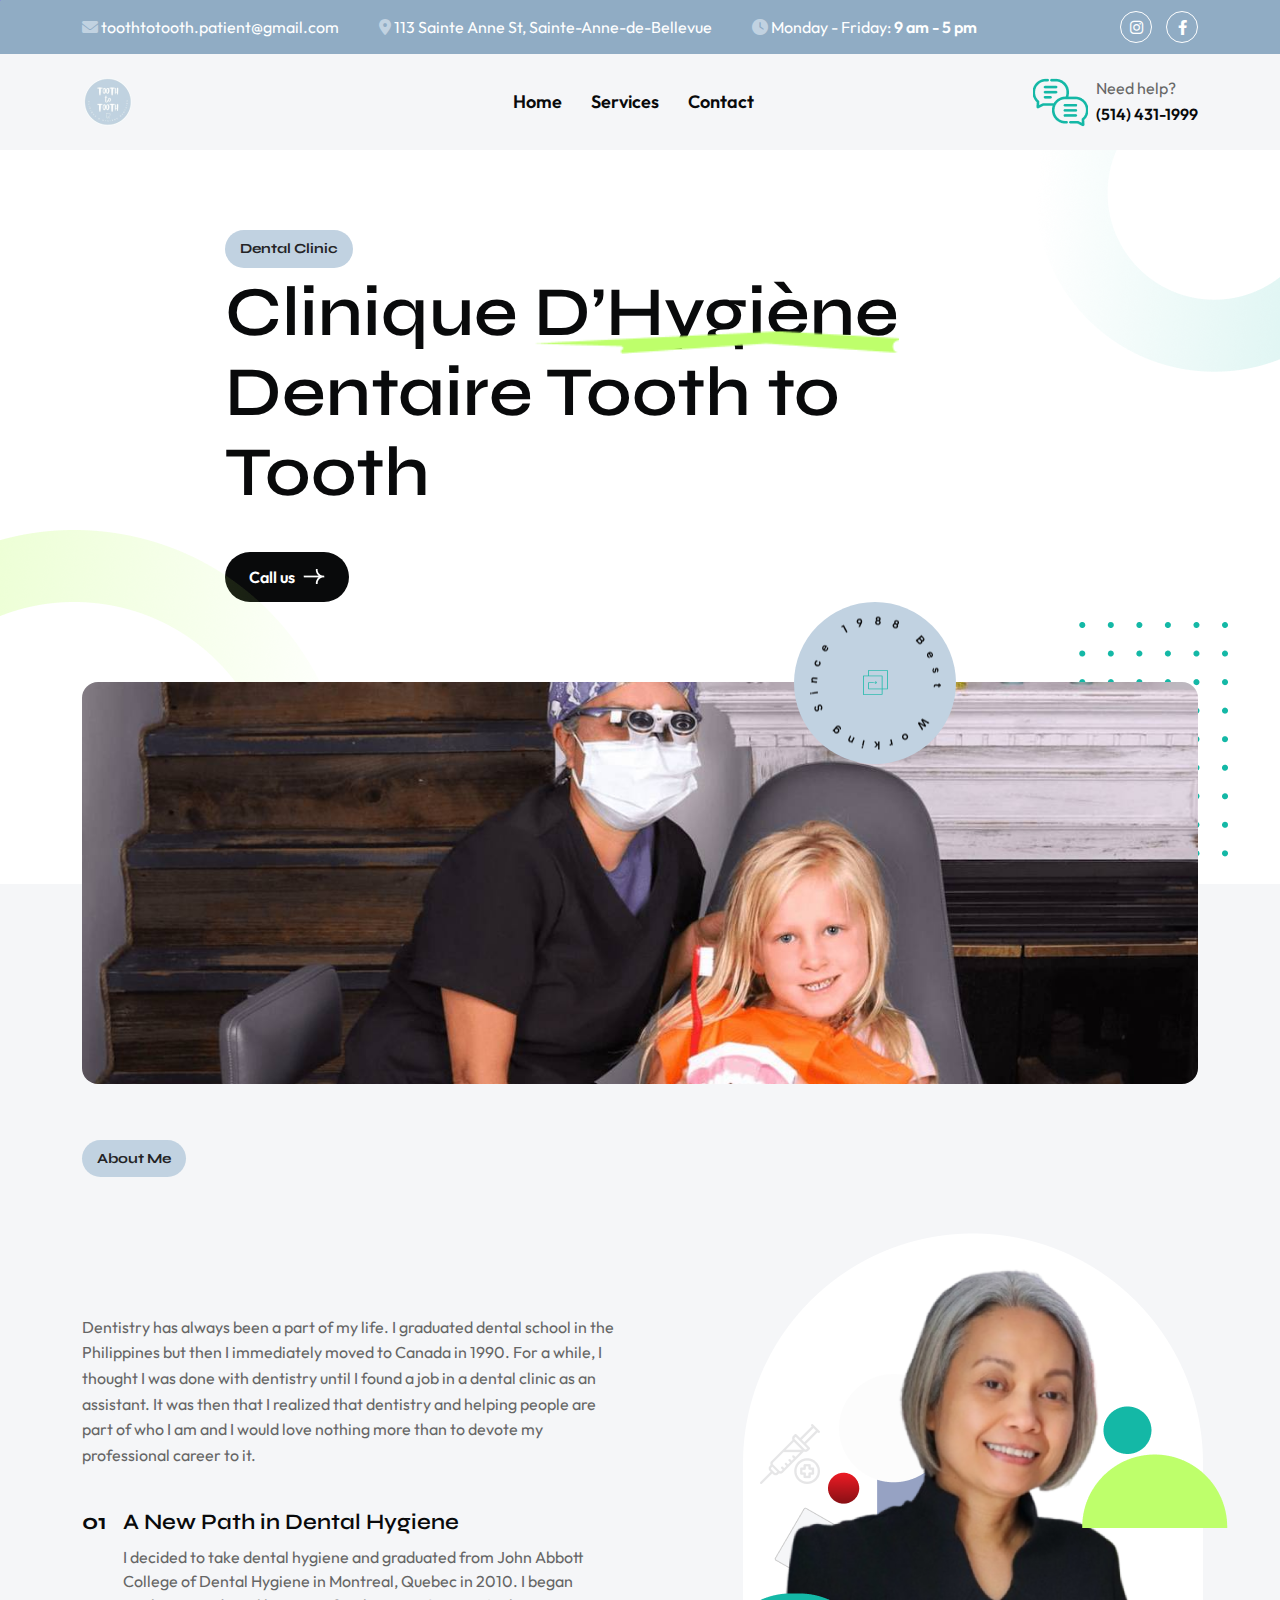
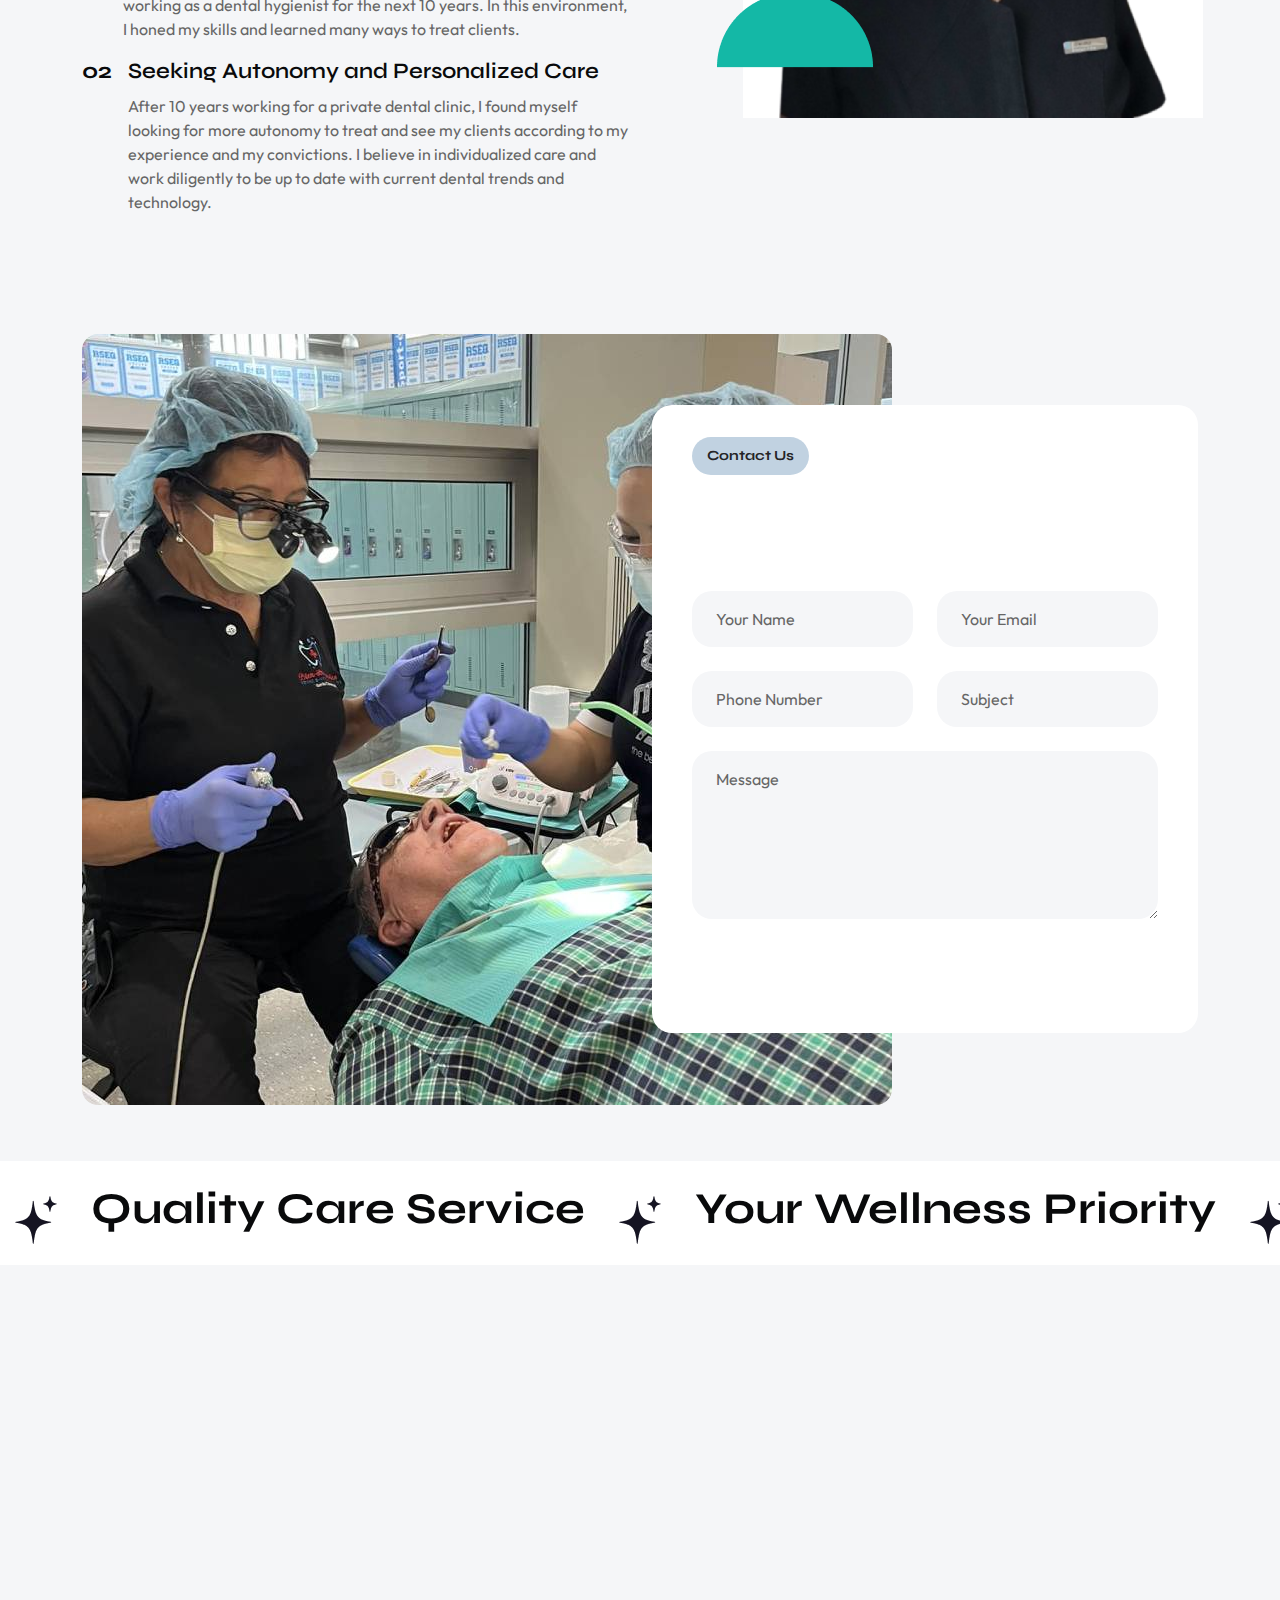
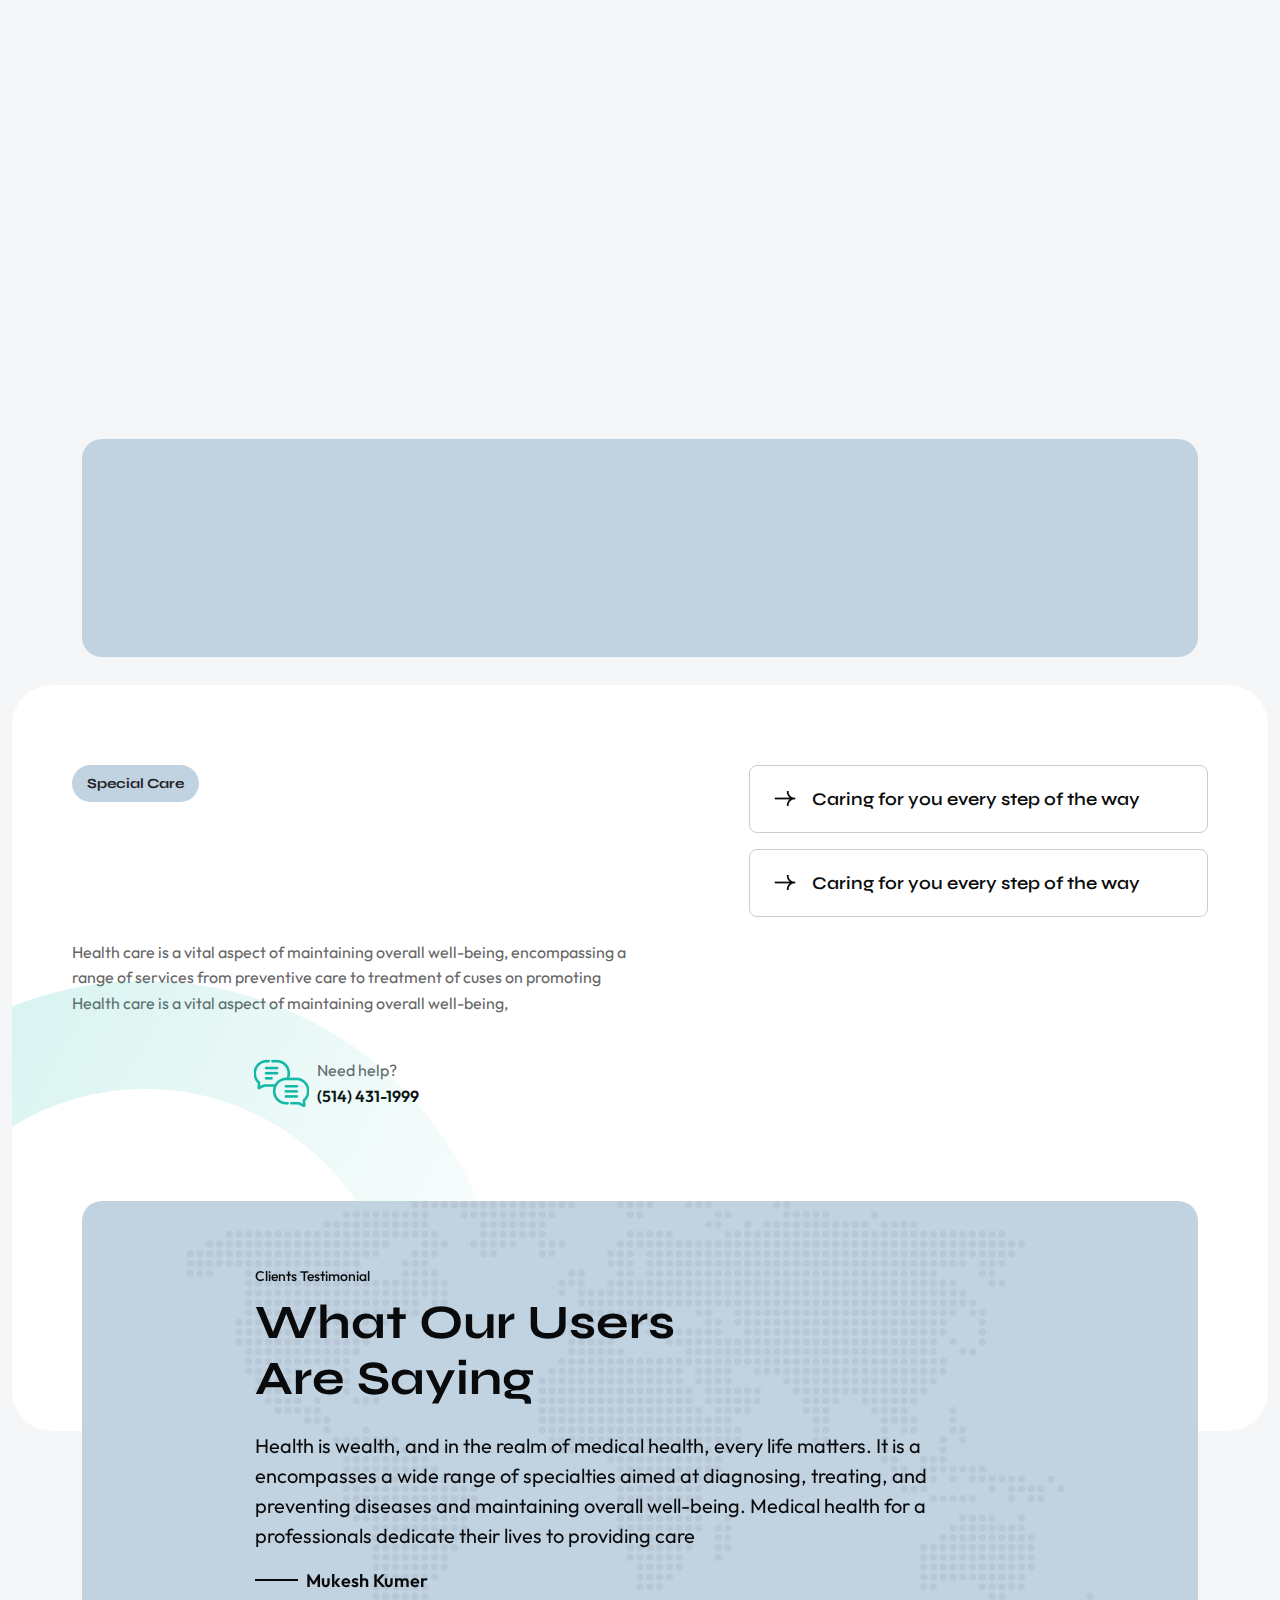
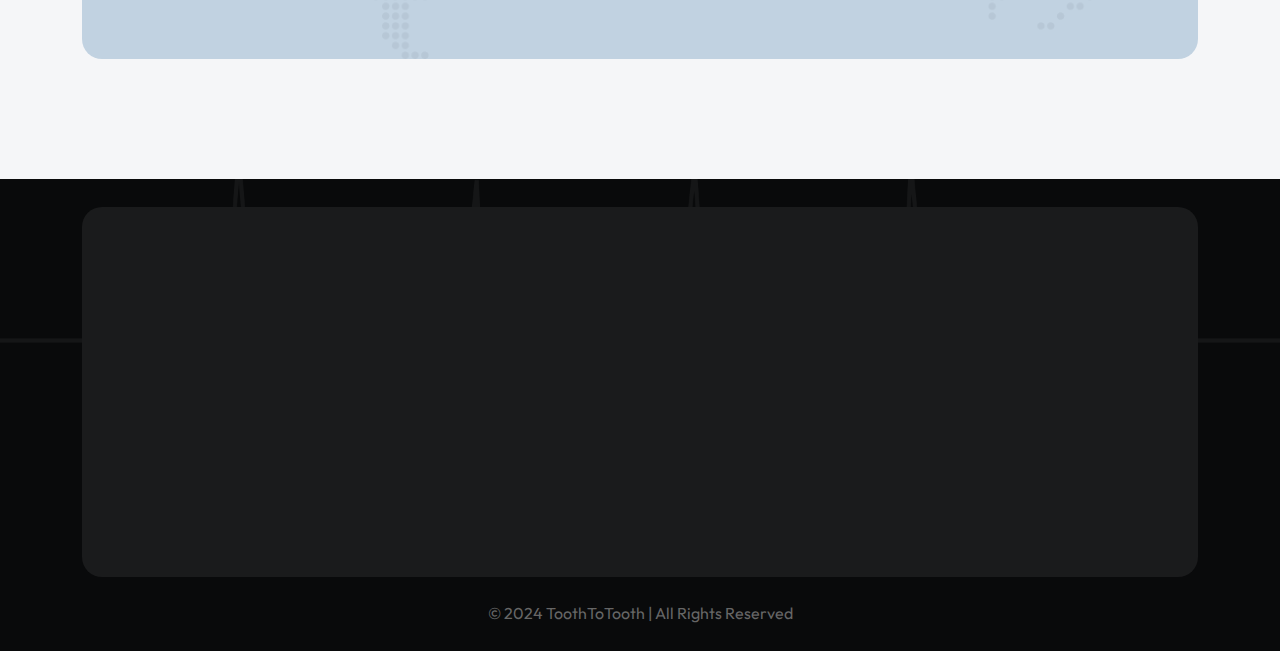
<file: index.html>
<!DOCTYPE html>
<html lang="en">
<!--<< Header Area >>-->

<head>
    <!-- ========== Meta Tags ========== -->
    <meta charset="UTF-8">
    <meta http-equiv="X-UA-Compatible" content="IE=edge">
    <meta name="viewport" content="width=device-width, initial-scale=1">
    <meta name="author" content="authorName">
    <meta name="description" content="MediZen - Health & Medical HTML Template">
    <!-- ======== Page title ============ -->
    <title>MediZen - Health & Medical HTML Template</title>
    <!--<< Favcion >>-->
    <link rel="shortcut icon" href="assets/img/logo/favs.png">
    <!--<< Bootstrap min.css >>-->
    <link rel="stylesheet" href="assets/css/bootstrap.min.css">
    <!--<< All Min Css >>-->
    <link rel="stylesheet" href="assets/css/all.min.css">
    <!--<< Animate.css >>-->
    <link rel="stylesheet" href="assets/css/animate.css">
    <!--<< Magnific Popup.css >>-->
    <link rel="stylesheet" href="assets/css/magnific-popup.css">
    <!--<< MeanMenu.css >>-->
    <link rel="stylesheet" href="assets/css/meanmenu.css">
    <!--<< Swiper Bundle.css >>-->
    <link rel="stylesheet" href="assets/css/swiper-bundle.min.css">
    <!--<< Nice Select.css >>-->
    <link rel="stylesheet" href="assets/css/nice-select.css">
    <!--<< Main.css >>-->
    <link rel="stylesheet" href="assets/css/main.css">
</head>

<body class="body-bg">

    <!-- Preloader Start -->
    <div id="preloader" class="preloader">
        <div class="animation-preloader">
            <div class="spinner">
            </div>
            <div class="txt-loading">
                <span data-text-preloader="T" class="letters-loading">
                    T
                </span>
                <span data-text-preloader="O" class="letters-loading">
                    O
                </span>
                <span data-text-preloader="O" class="letters-loading">
                    O
                </span>
                <span data-text-preloader="T" class="letters-loading">
                    T
                </span>
                <span data-text-preloader="H" class="letters-loading">
                    H
                </span>
            </div>
            <p class="text-center">Loading</p>
        </div>
        <div class="loader">
            <div class="row">
                <div class="col-3 loader-section section-left">
                    <div class="bg"></div>
                </div>
                <div class="col-3 loader-section section-left">
                    <div class="bg"></div>
                </div>
                <div class="col-3 loader-section section-right">
                    <div class="bg"></div>
                </div>
                <div class="col-3 loader-section section-right">
                    <div class="bg"></div>
                </div>
            </div>
        </div>
    </div>

    <!-- Start Cursor Pointer -->
    <div class="mouse-follower">
        <span class="cursor-outline"></span>
        <span class="cursor-dot"></span>
    </div>
    <!-- End Cursor Pointer -->

    <!-- Header Top Section Start -->
    <div class="header-top-section d-lg-block d-none overflow-hidden">
        <div class="container">
            <div class="header-top-wrapper">
                <ul class="contact-list">
                    <li>
                        <i class="fa-solid fa-envelope p1-clr"></i>
                        <a href="toothtotooth.patient@gmail.com" class="link">toothtotooth.patient@gmail.com</a>
                    </li>
                    <li>
                        <i class="fa-solid fa-location-dot p1-clr"></i>
                        <a href="#" class="link">113 Sainte Anne St, Sainte-Anne-de-Bellevue</a>
                    </li>
                    <li>
                        <i class="fa-solid fa-clock p1-clr"></i>
                        <a href="#" class="link">Monday - Friday: <span class="fw_600">9 am - 5 pm</span></a>
                    </li>
                </ul>
                <div class="social-wrapper d-flex align-items-center">
                    <a href="https://www.instagram.com/toothtotoothmobile/" class=" black"><i class="fab fa-instagram"></i></a>
                    <a href="https://www.facebook.com/toothtotooth.mobile/" class=" black"><i class="fab fa-facebook-f"></i></a>

                </div>
            </div>
        </div>
    </div>

    <!-- Offcanvas Area Start -->
    <div class="fix-area">
        <div class="offcanvas__info">
            <div class="offcanvas__wrapper">
                <div class="offcanvas__content">
                    <div class="offcanvas__top mb-4 d-flex justify-content-between align-items-center">
                        <div class="offcanvas__logo">
                            <a href="index.html">
                                <img src="assets/img/logo/logo.png" alt="logo-img">
                            </a>
                        </div>
                        <div class="offcanvas__close">
                            <button>
                                <i class="fas fa-times"></i>
                            </button>
                        </div>
                    </div>
                    <div class="mobile-menu fix mb-3"></div>
                    <div class="offcanvas__contact">
                        <h4>Contact Info</h4>
                        <ul>
                            <li class="d-flex align-items-center">
                                <div class="offcanvas__contact-icon">
                                    <i class="fal fa-map-marker-alt"></i>
                                </div>
                                <div class="offcanvas__contact-text">
                                    <a target="_blank" href="#">113 Sainte Anne St, Sainte-Anne-de-Bellevue</a>
                                </div>
                            </li>
                            <li class="d-flex align-items-center">
                                <div class="offcanvas__contact-icon mr-15">
                                    <i class="fal fa-envelope"></i>
                                </div>
                                <div class="offcanvas__contact-text">
                                    <a href="mailto:toothtotooth.patient@gmail.com"><span
                                            class="mailto:toothtotooth.patient@gmail.com">toothtotooth.patient@gmail.com</span></a>
                                </div>
                            </li>
                            <li class="d-flex align-items-center">
                                <div class="offcanvas__contact-icon mr-15">
                                    <i class="fal fa-clock"></i>
                                </div>
                                <div class="offcanvas__contact-text">
                                    <a target="_blank" href="#">Monday - Friday: 9 am - 5 pm</a>
                                </div>
                            </li>
                            <li class="d-flex align-items-center">
                                <div class="offcanvas__contact-icon mr-15">
                                    <i class="far fa-phone"></i>
                                </div>
                                <div class="offcanvas__contact-text">
                                    <a href="tel:+15144311999" class="d-block">(514) 431-1999</a>
                                </div>
                            </li>
                        </ul>
                        <div class="social-icon d-flex align-items-center">
                            <a href="https://www.facebook.com/toothtotooth.mobile/"><i class="fab fa-facebook-f"></i></a>
                            <a href="https://www.instagram.com/toothtotoothmobile/"><i class="fab fa-instagram"></i></a>
                        </div>
                    </div>
                </div>
            </div>
        </div>
    </div>
    <div class="offcanvas__overlay"></div>

    <!-- Header Section Start -->
    <header id="header-sticky" class="header-1 header-style2">
        <div class="container">
            <div class="mega-menu-wrapper">
                <div class="header-main style-2">
                    <div class="header-left">
                        <div class="logo">
                            <a href="index.html" class="header-logo">
                                <img src="assets/img/logo/logo.png" alt="logo-img">
                            </a>
                        </div>
                    </div>
                    <div class="header-right d-flex justify-content-end align-items-center">
                        <div class="mean__menu-wrapper">
                            <div class="main-menu">
                                <nav id="mobile-menu">
                                    <ul>
                                        <li>
                                            <a href="index.html">Home</a>
                                        </li>
                                        <li>
                                            <a href="service.html">Services</a>
                                        </li>
                                        <li>
                                            <a href="contact.html">Contact</a>
                                        </li>
                                    </ul>
                                </nav>
                            </div>
                        </div>
                        <div class="header__hamburger d-xl-none my-auto">
                            <div class="sidebar__toggle">
                                <img src="assets/img/icon/menu.png" alt="icon">
                            </div>
                        </div>
                    </div>
                    <a href="contact.html" class="header-help d-lg-flex d-none align-items-center gap-xxl-3 gap-2">
                        <img src="assets/img/icon/chat-icon.png" alt="cion">
                        <span class="cont">
                            <span class="pra d-block">Need help?</span>
                            <span class="black fw_600">(514) 431-1999</span>
                        </span>
                    </a>
                </div>
            </div>
        </div>
    </header>

    <!-- Banner Section Start -->
    <section class="banner-section white-bg fix">
        <div class="container">
            <div class="row justify-content-center">
                <div class="col-lg-9">
                    <div class="hero-content-version1">
                        <span class="cmn-tag p1-bg heading-font mb-xl-1 mb-2">Dental Clinic</span>
                        <h1 class="black wow fadeInUp mb-40" data-wow-delay="0.6s">
                            Clinique
                            <span class="position-relative z-1 w-100">
                                D’Hygiène
                                <img src="assets/img/element/title-badge1.png" alt="img"
                                    class="title-badge1 d-md-block d-none w-100">
                            </span>
                            Dentaire Tooth to Tooth
                        </h1>
                        <div class="d-flex flex-wrap align-items-center gap-xxl-4 gap-xl-3 gap-3">
                            <a href="./contact.html"
                                class="common-btn box-style first-box d-inline-flex justify-content-center align-items-center gap-xxl-2 gap-2 fs18 fw-semibold white overflow-hidden blackbg rounded100 wow fadeInRight"
                                data-wow-delay="0.8s">
                                Call us
                                <img src="assets/img/icon/arrow-right-white.png" alt="icon">
                            </a>
                        </div>
                    </div>
                </div>
            </div>
        </div>
        <div class="banner-adjust-thumb">
            <div class="container">
                <div class="hero-thumbs1 position-relative w-100 wow fadeInUp" data-wow-delay="0.5s">
                    <img src="assets/img/banner/hero1-thumb.jpg" alt="img" class="rounded-4 w-100">
                    <!-- Circle -->
                    <div class="text-circle-inner d-center p1-bg">
                        <img src="assets/img/element/circle-copy.png" alt="img" class="copy">
                        <!-- Ele -->
                        <img src="assets/img/element/circle-element.png" alt="circle" class="text-circle">
                    </div>
                    <!-- Ele -->
                    <img src="assets/img/element/dots-element.png" alt="img" class="hero-dot-element">
                </div>
            </div>
            <!-- Element -->
            <img src="assets/img/element/hero-shape-elemenet.png" alt="img" class="hero-shape-element">
        </div>
        <!-- Element -->
        <img src="assets/img/element/feature-element.png" alt="img" class="hero-element1">
    </section>

    <br> <br>

    <!-- AboutUs Section Start -->
    <section class="about-section fix space-bottom">
        <div class="container">
            <div class="row g-4 justify-content-between">
                <div class="col-lg-6">
                    <div class="about-content">
                        <div class="section-title mb-40">
                            <span class="cmn-tag p1-bg heading-font">About Me</span>
                            <h2 class="wow fadeInUp black visible-slowly-right mb-xxl-3 mb-3" data-wow-delay=".3s">
                                Joy Maderazo, HD Quebec
                            </h2>
                            <p class="pra">Dentistry has always been a part of my life. I graduated dental school in the Philippines but then I immediately moved to Canada in 1990. For a while, I thought I was done with dentistry until I found a job in a dental clinic as an assistant. It was then that I realized that dentistry and helping people are part of who I am and I would love nothing more than to devote my professional career to it.</p>
                        </div>
                        <div class="about-steps d-flex flex-column gap-xxl-5 gap-xl-3 gap-3">
                            <div class="about-step-item d-flex gap-sm-3 gap-1 flex-sm-nowrap flex-wrap">
                                <h4 class="fw_700 black">
                                    01
                                </h4>
                                <div class="cont">
                                    <h4 class="black fw_600 mb-2">
                                        A New Path in Dental Hygiene
                                    </h4>
                                    <p class="pra fs-seven">
                                        I decided to take dental hygiene and graduated from John Abbott College of Dental Hygiene in Montreal, Quebec in 2010. I began working as a dental hygienist for the next 10 years. In this environment, I honed my skills and learned many ways to treat clients.
                                    </p>
                                </div>
                            </div>
                            <div class="about-step-item d-flex gap-sm-3 gap-1 flex-sm-nowrap flex-wrap">
                                <h4 class="fw_700 black">
                                    02
                                </h4>
                                <div class="cont">
                                    <h4 class="black fw_600 mb-2">
                                        Seeking Autonomy and Personalized Care
                                    </h4>
                                    <p class="pra fs-seven">
                                        After 10 years working for a private dental clinic, I found myself looking for more autonomy to treat and see my clients according to my experience and my convictions. I believe in individualized care and work diligently to be up to date with current dental trends and technology.
                                    </p>
                                </div>
                            </div>
                        </div>
                    </div>
                </div>
                <div class="col-lg-5">
                    <div class="about-thumb-inner">
                        <div class="thumb">
                            <img src="assets/img/about/about1.png" alt="img" class="about-img">
                        </div>
                        <img src="assets/img/element/about1-bg.png" alt="img" class="about1-bg">
                        <!-- Element -->
                        <img src="assets/img/element/about1-element1.png" alt="img" class="about1-element1">
                        <img src="assets/img/element/about1-element2.png" alt="img" class="about1-element2">
                    </div>
                </div>
            </div>
        </div>
    </section>

    <!-- Appiontment Section Start -->
    <section class="appoentment-section fix">
        <div class="container">
            <div class="row g-4 align-items-center">
                <div class="col-lg-6 order-lg-0 order-1">
                    <div class="apoentment-thumb">
                        <img src="assets/img/blog/apoentment-thumb.jpg" alt="img" class="rounded-4">
                    </div>
                </div>
                <div class="col-lg-6">
                    <form action="#" class="appoentment-forms">
                        <div class="section-title mb-60">
                            <span class="cmn-tag p1-bg heading-font">Contact Us</span>
                            <h2 class="wow fadeInUp black visible-slowly-right" data-wow-delay=".3s">
                                Get an
                                <span class="position-relative z-1">
                                    Appointment
                                    <img src="assets/img/element/title-badge1.png" alt="img"
                                        class="title-badge1 d-md-block d-none w-100">
                                </span>
                            </h2>
                        </div>
                        <div class="row g-lg-4 g-3">
                            <div class="col-lg-6">
                                <input type="text" placeholder="Your Name">
                            </div>
                            <div class="col-lg-6">
                                <input type="email" placeholder="Your Email">
                            </div>
                            <div class="col-lg-6">
                                <input type="text" placeholder="Phone Number">
                            </div>
                            <div class="col-lg-6">
                                <input type="text" placeholder="Subject">
                            </div>
                            <div class="col-lg-12">
                                <textarea name="message" placeholder="Message" rows="5"></textarea>
                            </div>
                            <div class="col-lg-12">
                                <a href="doctor-details.html"
                                    class="common-btn box-style p2-bg w-100 text-nowrap d-inline-flex justify-content-center align-items-center gap-xxl-2 gap-2 fs18 fw-semibold white overflow-hidden rounded100 wow fadeInRight"
                                    data-wow-delay="0.8s">
                                    Book An Appiontment
                                    <img src="assets/img/icon/arrow-right-white.png" alt="icon">
                                </a>
                            </div>
                        </div>
                    </form>
                </div>
            </div>
        </div>
    </section>
    
    <br><br>

    <!-- TextSlide System Section Start -->
    <div class="sponsor-text-slide white-bg swiper">
        <div class="swiper-wrapper">
            <div class="swiper-slide w-fit">
                <div class="text-slide-item">
                    Quality Care Service
                </div>
            </div>
            <div class="swiper-slide w-fit">
                <div class="text-slide-item">
                    <img src="assets/img/icon/star-text.png" alt="icon">
                </div>
            </div>
            <div class="swiper-slide w-fit">
                <div class="text-slide-item">
                    Your Wellness Priority
                </div>
            </div>
            <div class="swiper-slide w-fit">
                <div class="text-slide-item">
                    <img src="assets/img/icon/star-text.png" alt="icon">
                </div>
            </div>
            <div class="swiper-slide w-fit">
                <div class="text-slide-item">
                    Caring for You Always
                </div>
            </div>
            <div class="swiper-slide w-fit">
                <div class="text-slide-item">
                    <img src="assets/img/icon/star-text.png" alt="icon">
                </div>
            </div>
            <div class="swiper-slide w-fit">
                <div class="text-slide-item">
                    Quality Care Service
                </div>
            </div>
            <div class="swiper-slide w-fit">
                <div class="text-slide-item">
                    <img src="assets/img/icon/star-text.png" alt="icon">
                </div>
            </div>
            <div class="swiper-slide w-fit">
                <div class="text-slide-item">
                    Quality Care Service
                </div>
            </div>
            <div class="swiper-slide w-fit">
                <div class="text-slide-item">
                    <img src="assets/img/icon/star-text.png" alt="icon">
                </div>
            </div>
        </div>
    </div>

    <!-- Choose Section Start -->
    <section class="choose-section space-bottom space-top">
        <div class="container">
            <div class="row g-4">
                <div class="col-lg-6 wow fadeInUp" data-wow-delay="0.4s">
                    <div class="choose-left">
                        <div class="section-title mb-60">
                            <span class="cmn-tag p1-bg heading-font">Why Chose Us</span>
                            <h2 class="wow fadeInUp black visible-slowly-right" data-wow-delay=".3s">
                                Empower Health <br>
                                Lives
                                <span class="position-relative z-1">
                                    Expert
                                    <img src="assets/img/element/title-badge1.png" alt="img"
                                        class="title-badge1 d-md-block d-none w-100">
                                </span>
                                Care
                            </h2>
                        </div>
                        <a class="w-100 rounded-4 overflow-hidden">
                            <img src="assets/img/choose/choose1.jpg" alt="img" class="rounded-4 w-100">
                        </a>
                    </div>
                </div>
                <div class="col-lg-3 col-md-6 wow fadeInUp" data-wow-delay="0.6s">
                    <div class="chosse-middle">
                        <a class="w-100 rounded-4 overflow-hidden mb-xxl-4 mb-3 d-block">
                            <img src="assets/img/choose/choose2.jpg" alt="img" class="rounded-4 w-100">
                        </a>
                        <h4 class="mb-xxl-3 mb-2">
                            <a class="black fw_700">
                                The Enhanc Lives care Through Care
                            </a>
                        </h4>
                        <p class="pra fs-seven">
                            Health care is a vital aspect of maintaining overall well-being, encompassing a range of
                            services from preventive
                        </p>
                    </div>
                </div>
                <div class="col-lg-3 col-md-6 wow fadeInUp" data-wow-delay="0.8s">
                    <div class="choose-right position-relative d-center overflow-hidden rounded-4 w-100">
                        <img src="assets/img/choose/choose3.jpg" alt="img" class="rounded-4 w-100">
                    </div>
                </div>
            </div>
        </div>
    </section>

    <!-- Counter Care Section Start -->
    <section class="care-counter fix">
        <div class="container">
            <div class="care-counter-wrap">
                <div class="row g-4 justify-content-center">
                    <div class="col-lg-5">
                        <div class="care-counter-text">
                            <h3 class="black fw_700 visible-slowly-right">Tomorrow's Health <br> Today's Care</h3>
                        </div>
                    </div>
                    <div class="col-lg-7">
                        <div class="care-counter">
                            <div class="counter-items box-style first-box wow fadeIn" data-wow-delay="0.4s">
                                <div class="content">
                                    <h2><span class="count">200</span>+</h2>
                                    <p class="black">Happy Patients</p>
                                </div>
                            </div>
                            <div class="counter-items box-style first-box wow fadeIn" data-wow-delay="0.5s">
                                <div class="content">
                                    <h2><span class="count">5</span>+</h2>
                                    <p class="black">Team Members</p>
                                </div>
                            </div>
                            <div class="counter-items box-style first-box wow fadeIn" data-wow-delay="0.6s">
                                <div class="content">
                                    <h2><span class="count">100</span>+</h2>
                                    <p class="black">Reviews</p>
                                </div>
                            </div>
                        </div>
                    </div>
                </div>
            </div>
        </div>
    </section>

   <br>

    <!-- Special Section Start -->
    <section class="special-care-section body-bg space-bottom">
        <div class="container custom-contaienr">
            <div class="special-care-wrap position-relative">
                <div class="row g-4 justify-content-lg-between">
                    <div class="col-lg-6">
                        <div class="section-title">
                            <span class="cmn-tag p1-bg heading-font">Special Care</span>
                            <h2 class="wow fadeInUp black visible-slowly-right mb-xxl-4 mb-3" data-wow-delay=".3s">
                                Your health, our priority <br>
                                <span class="position-relative z-1">
                                    The Healing
                                    <img src="assets/img/element/title-badge1.png" alt="img"
                                        class="title-badge1 d-md-block d-none">
                                </span>
                                with heart
                            </h2>
                            <p class="pra mb-40">
                                Health care is a vital aspect of maintaining overall well-being, encompassing a range of
                                services from preventive care
                                to treatment of cuses on promoting Health care is a vital aspect of maintaining overall
                                well-being,
                            </p>
                            <div class="d-flex align-items-center gap-sm-4 gap-2">
                                <a href="doctor-details.html"
                                    class="common-btn box-style cmn-border d-inline-flex justify-content-center align-items-center gap-xxl-2 gap-2 fs18 fw-semibold black overflow-hidden rounded100 wow fadeInRight"
                                    data-wow-delay="0.8s">
                                    Read More
                                    <img src="assets/img/icon/arrow-right-black.png" alt="icon">
                                </a>
                                <a href="contact.html"
                                    class="header-help d-lg-flex d-none align-items-center gap-xxl-3 gap-2">
                                    <img src="assets/img/icon/chat-icon.png" alt="cion">
                                    <span class="cont">
                                        <span class="pra d-block">Need help?</span>
                                        <span class="black fw_600">(514) 431-1999</span>
                                    </span>
                                </a>
                            </div>
                        </div>
                    </div>
                    <div class="col-lg-5">
                        <div class="special-tag-inner d-flex flex-column gap-xxl-4 gap-3">
                            <a
                                class="special-tag d-flex align-items-center gap-3 gap-2 rounded-3 heading-font cmn-border">
                                <img src="assets/img/icon/arrow-right-black.png" alt="icon">
                                Caring for you every step of the way
                            </a>
                            <a
                                class="special-tag d-flex align-items-center gap-3 gap-2 rounded-3 heading-font cmn-border">
                                <img src="assets/img/icon/arrow-right-black.png" alt="icon">
                                Caring for you every step of the way
                            </a>

                        </div>
                    </div>
                </div>
                <!-- Special Element -->
                <img src="assets/img/element/special-element.png" alt="element" class="special-element">
            </div>
        </div>
        <div class="container">
            <div class="testimonail-wrapper-style1">
                <div class="swiper testimonial-slider1">
                    <div class="swiper-wrapper">
                        <div class="swiper-slide">
                            <div class="testimonial-items1">
                                <span class="fs-eight fw_500 black d-block mb-2">Clients Testimonial</span>
                                <h2 class="black fw_700 mb-xl-4 mb-3">What Our Users <br> Are Saying</h2>
                                <p class="fs-five black mb-xxl-4 mb-3">
                                    Health is wealth, and in the realm of medical health, every life matters. It is a
                                    encompasses a wide range of
                                    specialties aimed at diagnosing, treating, and preventing diseases and maintaining
                                    overall well-being. Medical health
                                    for a professionals dedicate their lives to providing care
                                </p>
                                <div class="d-flex align-items-center gap-2 fs-six fw_600 black">
                                    <div class="line"></div> Mukesh Kumer
                                </div>
                            </div>
                        </div>
                    </div>
                </div>
                <div class="array-button array-button-black wow fadeInUp" data-wow-delay=".5s">
                    <button class="array-prev d-center"><img src="assets/img/icon/arrow-left-black.png"
                            alt="icon"></button>
                    <button class="array-next d-center"><img src="assets/img/icon/arrow-right-black.png"
                            alt="icon"></button>
                </div>
                <!-- Element -->
                <img src="assets/img/element/testimap-element.png" alt="element" class="testimonial-element1">
            </div>
        </div>
    </section>

 

    <!--<< Footer Section Start >>-->
    <footer class="footer-section z-1 position-relative blackbg fix">
        <div class="container">
            <br>
            <div class="footer-space">
                <div class="footer-widgets-wrapper">
                    <div class="row g-4 justify-content-between">
                        <div class="col-lg-3 col-md-6 col-sm-7">
                            <div class="single-footer-widget wow fadeInUp" data-wow-delay="0.4s">
                                <div class="widget-head">
                                    <a href="index.html">
                                        <img src="assets/img/logo/logo-white.png" alt="logo-img">
                                    </a>
                                </div>
                                <div class="footer-content">
                                    <p class="pra2">
                                        Medical services are an essential part of our lives, offering care and treatment
                                        for various health conditions
                                    </p>
                                    <div class="social-wrapper d-flex align-items-center">
                                        <a href="https://www.facebook.com/toothtotooth.mobile/" class=" black"><i class="fab fa-facebook-f"></i></a>
                                        <a href="https://www.instagram.com/toothtotoothmobile/" class=" black"><i class="fab fa-instagram"></i></a>
                                    </div>
                                </div>
                            </div>
                        </div>
                        <div class="col-lg-3 col-md-6 col-sm-5 d-flex justify-content-lg-center">
                            <div class="single-footer-widget wow fadeInUp" data-wow-delay="0.6s">
                                <div class="widget-head">
                                    <h4 class="white fw_600">Page</h4>
                                </div>
                                <ul class="list-area">
                                    <li>
                                        <a href="index.html">
                                            Home
                                        </a>
                                    </li>
                                    <li>
                                        <a href="service.html">
                                            Services
                                        </a>
                                    </li>
                                    <li>
                                        <a href="contact.html">
                                            Contact
                                        </a>
                                    </li>
                                </ul>
                            </div>
                        </div>
                        <div class="col-lg-3 col-md-6 col-sm-5 d-flex justify-content-lg-center">
                            <div class="single-footer-widget wow fadeInUp" data-wow-delay="0.7s">
                                <div class="widget-head">
                                    <h4 class="white">Contact</h4>
                                </div>
                                <ul class="footer-info d-flex flex-column gpa-xxl-4 gap-3">
                                    <li class="d-flex align-items-center gap-xl-3 gap-2">
                                        <span class="icon d-center"><i class="fa-solid fa-location-dot"></i></span>
                                        <div class="cont">
                                            <span class="pra fs-seven d-block">Address</span>
                                            <a href="javascript:void(0)" class="fs-six fw_500 white sub-font">113 Sainte Anne St, Sainte-Anne-de-Bellevue</a>
                                        </div>
                                    </li>
                                    <li class="d-flex align-items-center gap-xl-3 gap-2">
                                        <span class="icon d-center"><i class="fa-solid fa-phone"></i></span>
                                        <div class="cont">
                                            <span class="pra fs-seven d-block">Phone Number</span>
                                            <a href="javascript:void(0)" class="fs-six fw_500 white sub-font">(514) 431-1999</a>
                                        </div>
                                    </li>
                                    <li class="d-flex align-items-center gap-xl-3 gap-2">
                                        <span class="icon d-center"><i class="fa-solid fa-envelope"></i></span>
                                        <div class="cont">
                                            <span class="pra fs-seven d-block">Email</span>
                                            <a href="emailto:toothtotooth.patient@gmail.com"
                                                class="fs-six fw_500 white sub-font">toothtotooth.patient@gmail.com</a>
                                        </div>
                                    </li>
                                </ul>
                            </div>
                        </div>
                    </div>
                </div>
            </div>
        </div>
        <div class="footer-bottom text-center">
            <div class="container">
                <p class="body-font text-center py-4">
                    &copy; 2024 ToothToTooth | All Rights Reserved
                </p>
            </div>
        </div>
        <!-- Element-->
        <img src="assets/img/element/footer-element.png" alt="element" class="footer-element">
    </footer>

    <!-- Search Area Start -->
    <div class="search-wrap">
        <div class="search-inner">
            <i class="fas fa-times search-close" id="search-close"></i>
            <div class="search-cell">
                <form method="get">
                    <div class="search-field-holder">
                        <input type="search" class="main-search-input" placeholder="Search...">
                    </div>
                </form>
            </div>
        </div>
    </div>

    <!--<< All JS Plugins >>-->
    <script src="assets/js/jquery-3.7.1.min.js"></script>
    <!--<< Viewport Js >>-->
    <script src="assets/js/viewport.jquery.js"></script>
    <!--<< Bootstrap Js >>-->
    <script src="assets/js/bootstrap.bundle.min.js"></script>
    <!--<< Nice Select Js >>-->
    <script src="assets/js/jquery.nice-select.min.js"></script>
    <!--<< Waypoints Js >>-->
    <script src="assets/js/jquery.waypoints.js"></script>
    <!--<< Counterup Js >>-->
    <script src="assets/js/jquery.counterup.min.js"></script>
    <!--<< Swiper Slider Js >>-->
    <script src="assets/js/swiper-bundle.min.js"></script>
    <!--<< MeanMenu Js >>-->
    <script src="assets/js/jquery.meanmenu.min.js"></script>
    <!--<< Magnific Popup Js >>-->
    <script src="assets/js/jquery.magnific-popup.min.js"></script>
    <!--<< Wow Animation Js >>-->
    <script src="assets/js/wow.min.js"></script>
    <!--<< Gsap Js >>-->
    <script src="assets/js/gsap.min.js"></script>
    <!--<< Lenis Js >>-->
    <script src="assets/js/lenis.min.js"></script>
    <!--<< ScrollSmoother Js >>-->
    <script src="assets/js/scrollSmoother.js"></script>
    <!--<< ScrollTrigger Js >>-->
    <script src="assets/js/ScrollTrigger.min.js"></script>
    <!--<< Spalit Text Js >>-->
    <script src="assets/js/spilitext-gsap.js"></script>
    <!--<< Valina Tilt Js >>-->
    <script src="assets/js/vanilla-tilt.min.js"></script>
    <!--<< Main.js >>-->
    <script src="assets/js/main.js"></script>
</body>

</html>
</file>
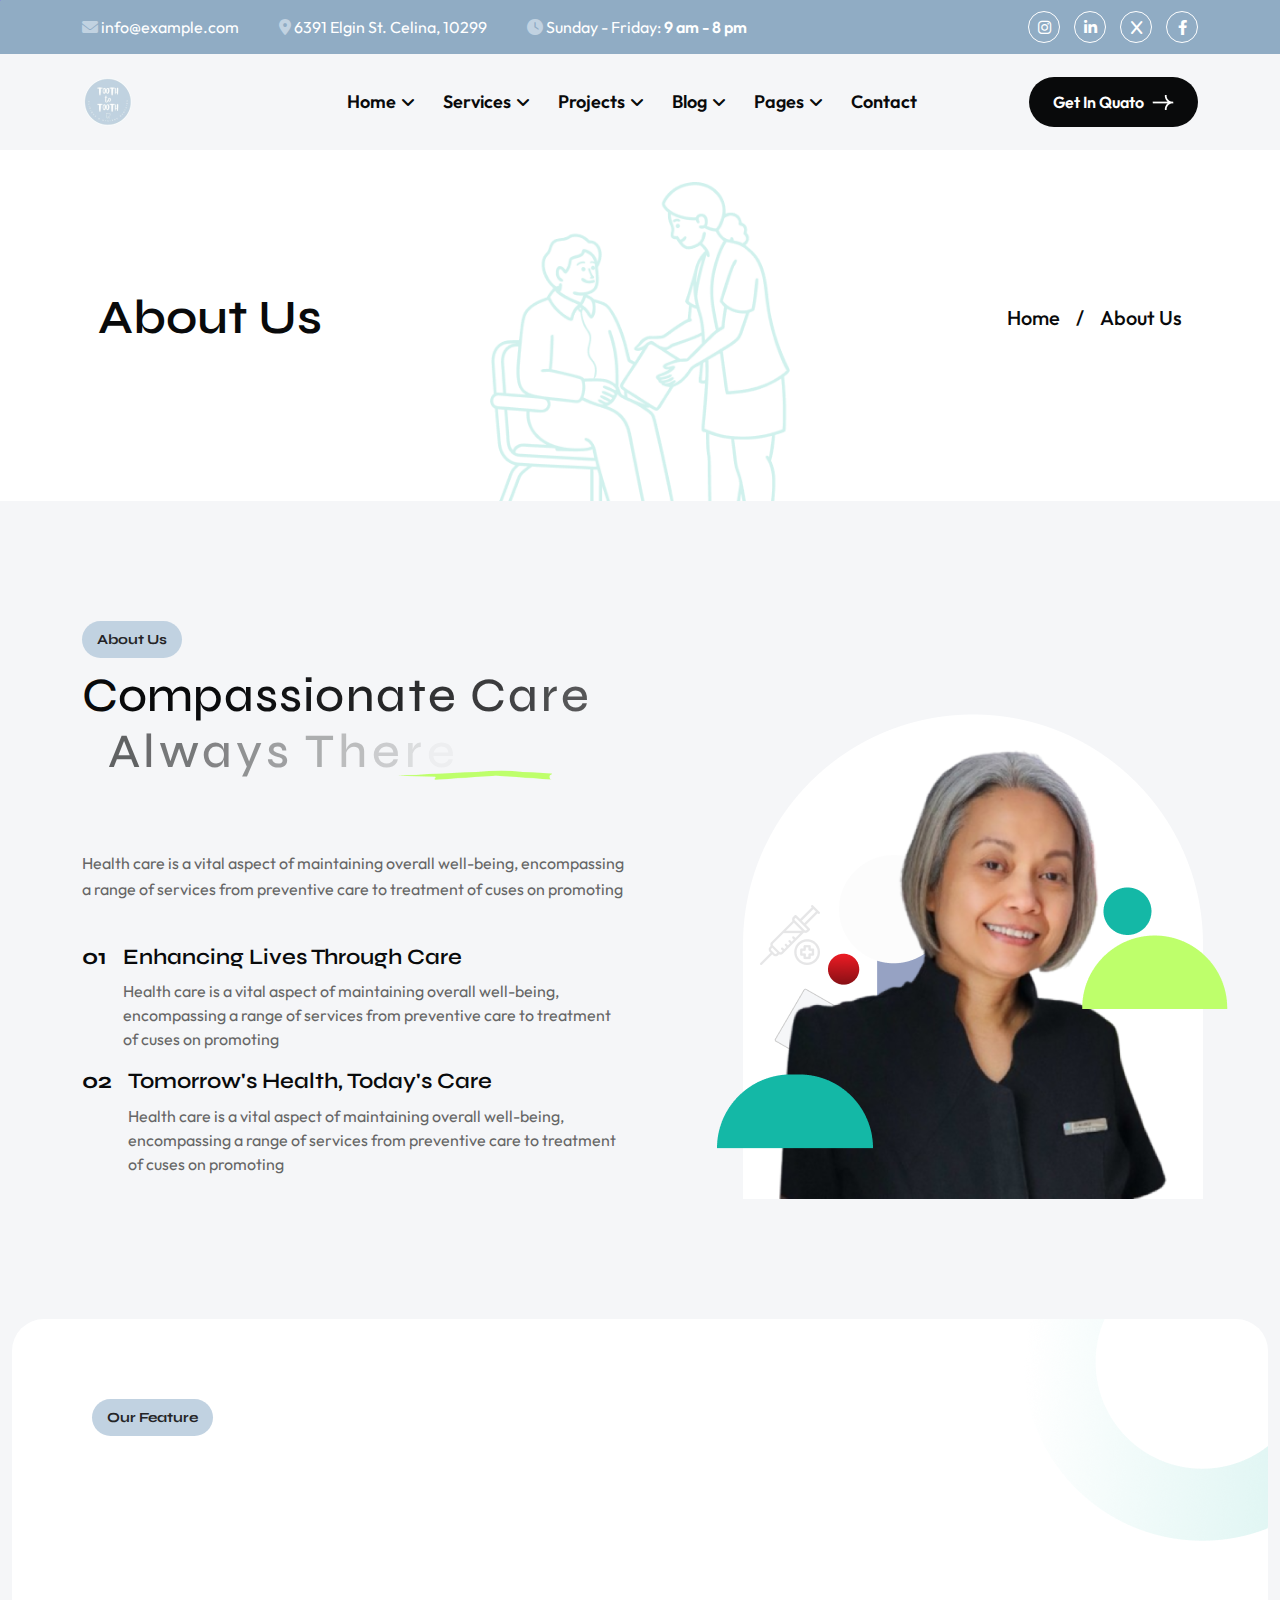
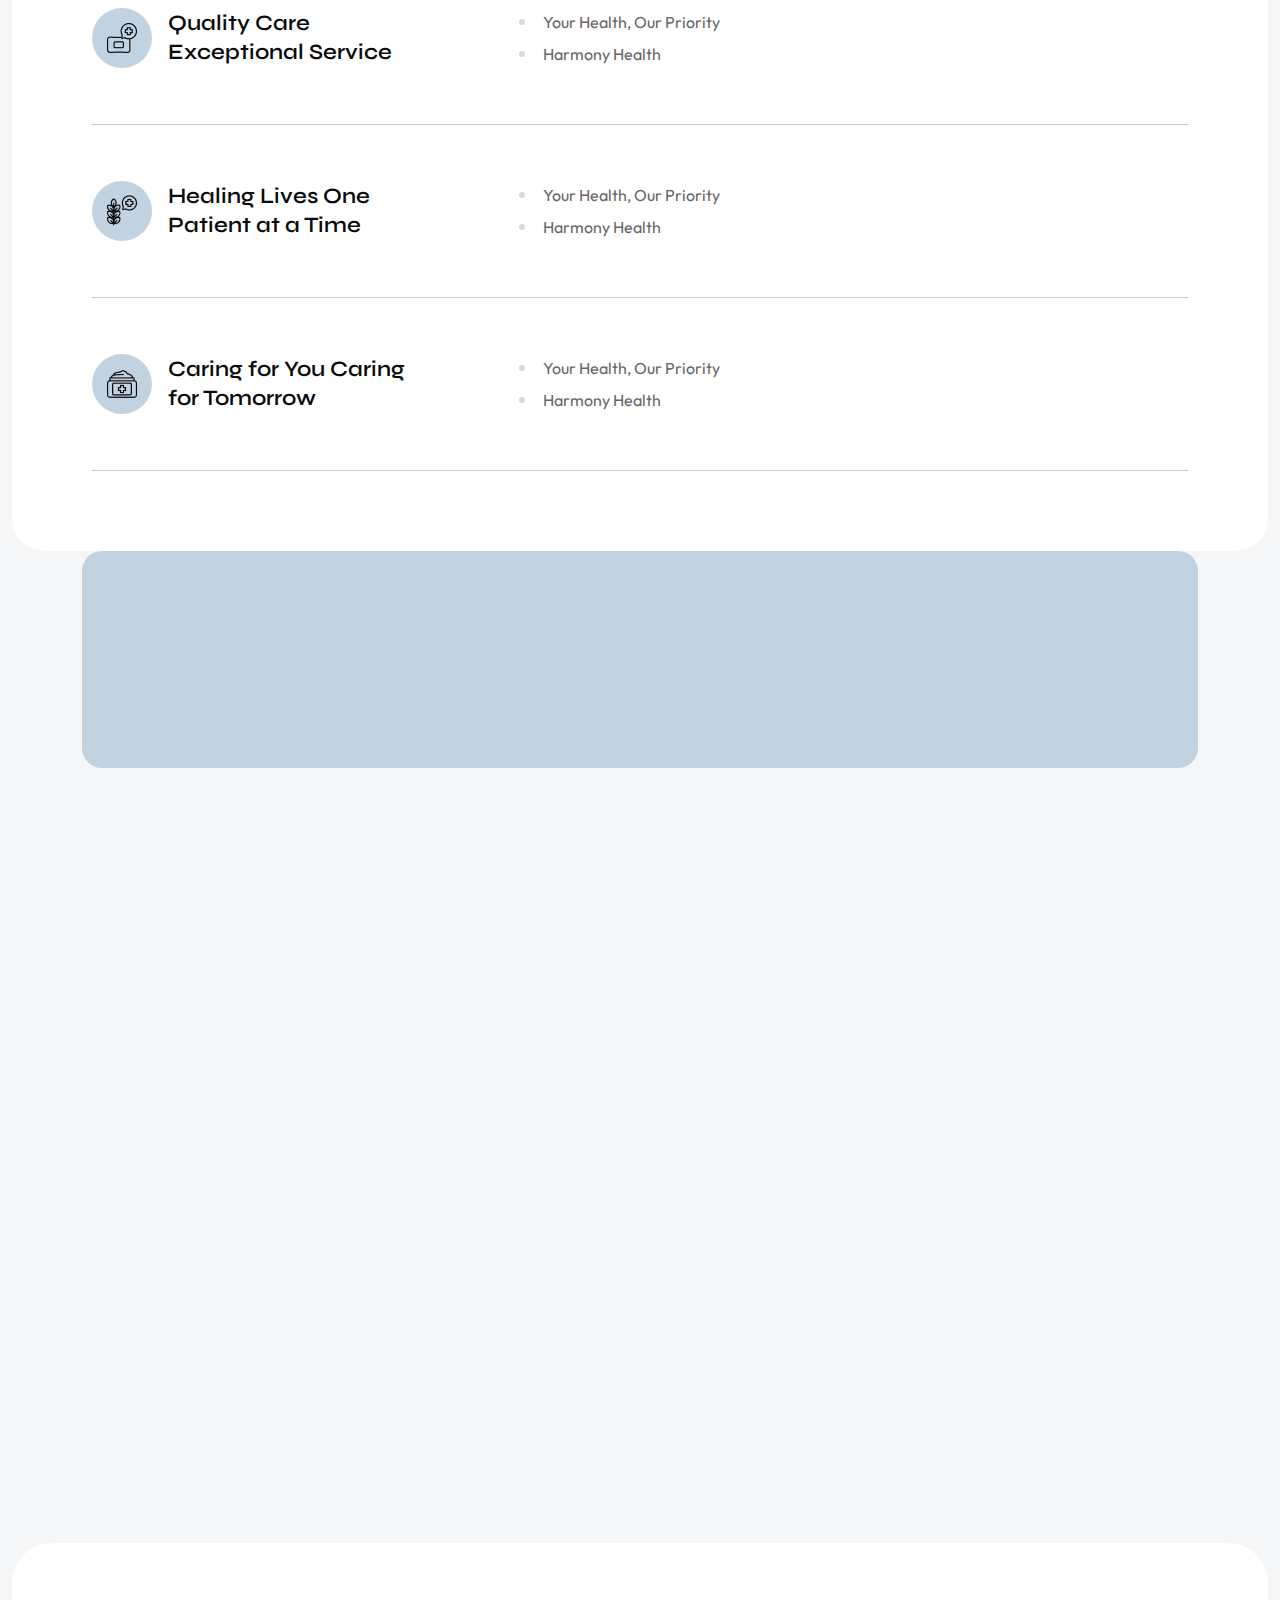
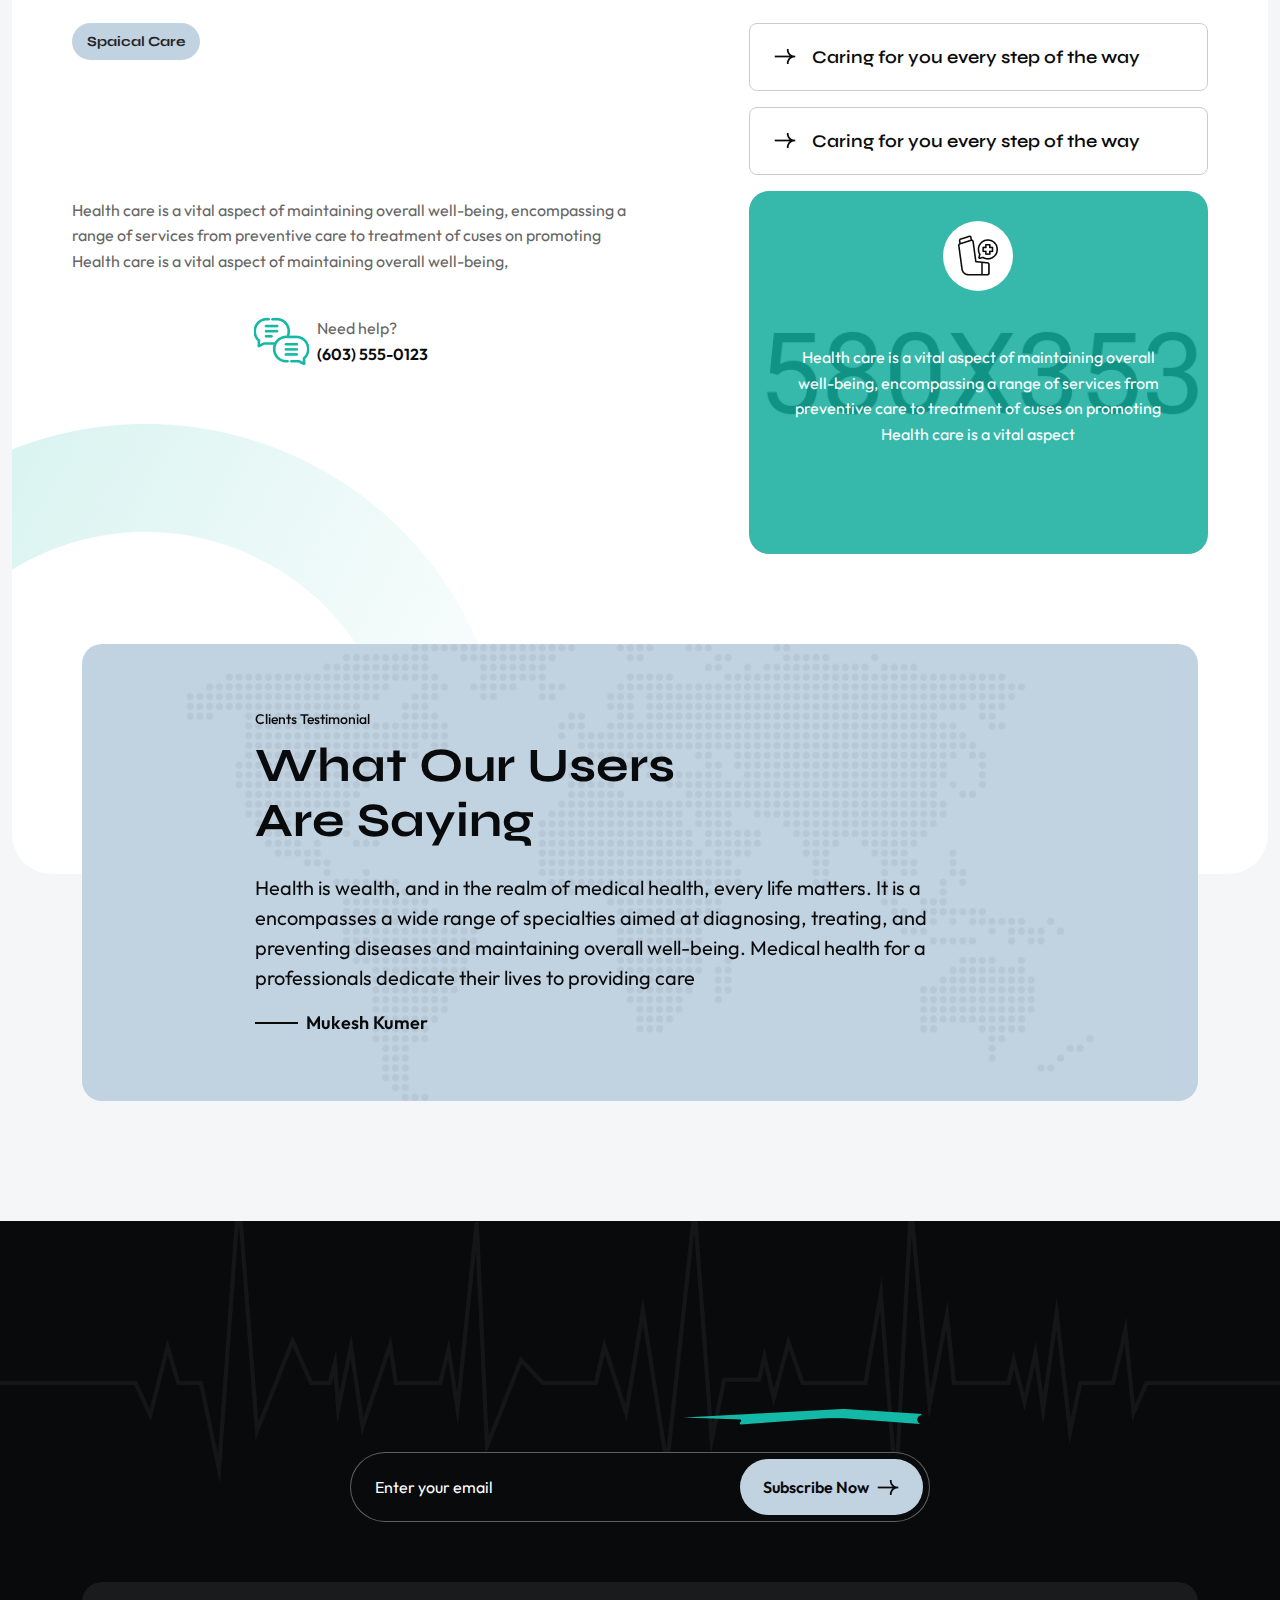
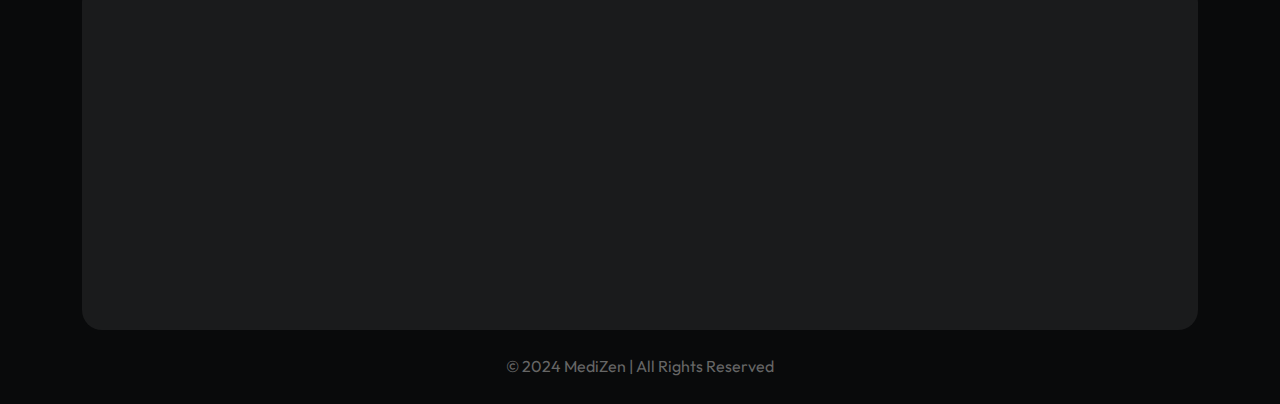
<file: about.html>
<!DOCTYPE html>
<html lang="en">
<!--<< Header Area >>-->

<head>
    <!-- ========== Meta Tags ========== -->
    <meta charset="UTF-8">
    <meta http-equiv="X-UA-Compatible" content="IE=edge">
    <meta name="viewport" content="width=device-width, initial-scale=1">
    <meta name="author" content="authorName">
    <meta name="description" content="MediZen - Health & Medical HTML Template">
    <!-- ======== Page title ============ -->
    <title>MediZen - Health & Medical HTML Template</title>
    <!--<< Favcion >>-->
    <link rel="shortcut icon" href="assets/img/logo/favs.png">
    <!--<< Bootstrap min.css >>-->
    <link rel="stylesheet" href="assets/css/bootstrap.min.css">
    <!--<< All Min Css >>-->
    <link rel="stylesheet" href="assets/css/all.min.css">
    <!--<< Animate.css >>-->
    <link rel="stylesheet" href="assets/css/animate.css">
    <!--<< Magnific Popup.css >>-->
    <link rel="stylesheet" href="assets/css/magnific-popup.css">
    <!--<< MeanMenu.css >>-->
    <link rel="stylesheet" href="assets/css/meanmenu.css">
    <!--<< Swiper Bundle.css >>-->
    <link rel="stylesheet" href="assets/css/swiper-bundle.min.css">
    <!--<< Nice Select.css >>-->
    <link rel="stylesheet" href="assets/css/nice-select.css">
    <!--<< Main.css >>-->
    <link rel="stylesheet" href="assets/css/main.css">
</head>

<body class="body-bg">

    <!-- Preloader Start -->
    <div id="preloader" class="preloader">
        <div class="animation-preloader">
            <div class="spinner">
            </div>
            <div class="txt-loading">
                <span data-text-preloader="M" class="letters-loading">
                    M
                </span>
                <span data-text-preloader="D" class="letters-loading">
                    D
                </span>
                <span data-text-preloader="I" class="letters-loading">
                    I
                </span>
                <span data-text-preloader="Z" class="letters-loading">
                    Z
                </span>
                <span data-text-preloader="E" class="letters-loading">
                    E
                </span>
                <span data-text-preloader="N" class="letters-loading">
                    N
                </span>
            </div>
            <p class="text-center">Loading</p>
        </div>
        <div class="loader">
            <div class="row">
                <div class="col-3 loader-section section-left">
                    <div class="bg"></div>
                </div>
                <div class="col-3 loader-section section-left">
                    <div class="bg"></div>
                </div>
                <div class="col-3 loader-section section-right">
                    <div class="bg"></div>
                </div>
                <div class="col-3 loader-section section-right">
                    <div class="bg"></div>
                </div>
            </div>
        </div>
    </div>

    <!-- Start Cursor Pointer -->
    <div class="mouse-follower">
        <span class="cursor-outline"></span>
        <span class="cursor-dot"></span>
    </div>
    <!-- End Cursor Pointer -->

    <!-- Header Top Section Start -->
    <div class="header-top-section d-lg-block d-none overflow-hidden">
        <div class="container">
            <div class="header-top-wrapper">
                <ul class="contact-list">
                    <li>
                        <i class="fa-solid fa-envelope p1-clr"></i>
                        <a href="info@example.com" class="link">info@example.com</a>
                    </li>
                    <li>
                        <i class="fa-solid fa-location-dot p1-clr"></i>
                        <a href="#" class="link">6391 Elgin St. Celina, 10299</a>
                    </li>
                    <li>
                        <i class="fa-solid fa-clock p1-clr"></i>
                        <a href="#" class="link">Sunday - Friday: <span class="fw_600">9 am - 8 pm</span></a>
                    </li>
                </ul>
                <div class="social-wrapper d-flex align-items-center">
                    <a href="#" class=" black"><i class="fab fa-instagram"></i></a>
                    <a href="#" class=" black"><i class="fa-brands fa-linkedin-in"></i></a>
                    <a href="#" class=" black"><i class="fa-brands fa-x"></i></a>
                    <a href="#" class=" black"><i class="fab fa-facebook-f"></i></a>
                </div>
            </div>
        </div>
    </div>

    <!-- Offcanvas Area Start -->
    <div class="fix-area">
        <div class="offcanvas__info">
            <div class="offcanvas__wrapper">
                <div class="offcanvas__content">
                    <div class="offcanvas__top mb-4 d-flex justify-content-between align-items-center">
                        <div class="offcanvas__logo">
                            <a href="index.html">
                                <img src="assets/img/logo/logo.png" alt="logo-img">
                            </a>
                        </div>
                        <div class="offcanvas__close">
                            <button>
                                <i class="fas fa-times"></i>
                            </button>
                        </div>
                    </div>
                    <div class="mobile-menu fix mb-3"></div>
                    <div class="offcanvas__contact">
                        <h4>Contact Info</h4>
                        <ul>
                            <li class="d-flex align-items-center">
                                <div class="offcanvas__contact-icon">
                                    <i class="fal fa-map-marker-alt"></i>
                                </div>
                                <div class="offcanvas__contact-text">
                                    <a target="_blank" href="#">Mirpur,10 Road 1 House 12 Mirpur Dhaka Bangladesh</a>
                                </div>
                            </li>
                            <li class="d-flex align-items-center">
                                <div class="offcanvas__contact-icon mr-15">
                                    <i class="fal fa-envelope"></i>
                                </div>
                                <div class="offcanvas__contact-text">
                                    <a href="mailto:info@example.com"><span
                                            class="mailto:info@example.com">info@example.com</span></a>
                                    <a href="mailto:info@example.com"><span
                                            class="mailto:info@example.com">ex@example.com</span></a>
                                </div>
                            </li>
                            <li class="d-flex align-items-center">
                                <div class="offcanvas__contact-icon mr-15">
                                    <i class="fal fa-clock"></i>
                                </div>
                                <div class="offcanvas__contact-text">
                                    <a target="_blank" href="#">Sat-friday, 02am -09pm</a>
                                </div>
                            </li>
                            <li class="d-flex align-items-center">
                                <div class="offcanvas__contact-icon mr-15">
                                    <i class="far fa-phone"></i>
                                </div>
                                <div class="offcanvas__contact-text">
                                    <a href="tel:+11002345909" class="d-block">017 5552-0127</a>
                                    <a href="tel:+11002345909">017458632718</a>
                                </div>
                            </li>
                        </ul>
                        <div class="header-button mt-4">
                            <a href="contact.html"
                                class="common-btn box-style first-box d-inline-flex justify-content-center align-items-center gap-xxl-2 gap-2 fs18 fw-semibold black overflow-hidden p1-bg rounded100">
                                Get Start
                                <i class="fa-solid fa-arrow-right"></i>
                            </a>
                        </div>
                        <div class="social-icon d-flex align-items-center">
                            <a href="#"><i class="fab fa-facebook-f"></i></a>
                            <a href="#"><i class="fab fa-twitter"></i></a>
                            <a href="#"><i class="fab fa-youtube"></i></a>
                            <a href="#"><i class="fab fa-linkedin-in"></i></a>
                        </div>
                    </div>
                </div>
            </div>
        </div>
    </div>
    <div class="offcanvas__overlay"></div>

    <!-- Header Section Start -->
    <header id="header-sticky" class="header-1 header-style2 cmn-bg">
        <div class="container">
            <div class="mega-menu-wrapper">
                <div class="header-main style-2">
                    <div class="header-left">
                        <div class="logo">
                            <a href="index.html" class="header-logo">
                                <img src="assets/img/logo/logo.png" alt="logo-img">
                            </a>
                        </div>
                    </div>
                    <div class="header-right d-flex justify-content-end align-items-center">
                        <div class="mean__menu-wrapper">
                            <div class="main-menu">
                                <nav id="mobile-menu">
                                    <ul>
                                        <li class="has-dropdown active menu-thumb">
                                            <a href="index.html">
                                                Home
                                                <i class="fas fa-angle-down"></i>
                                            </a>
                                            <ul class="submenu has-homemenu">
                                                <li>
                                                    <div class="homemenu-items">
                                                        <div class="homemenu">
                                                            <a href="index.html" class="homemenu-thumb">
                                                                <img src="assets/img/header/home-1.jpg" alt="img">
                                                                <span class="demo-button">
                                                                    <span class="theme-btn p1-bg box-style first-box">
                                                                        <span class="black">Home 01</span>
                                                                    </span>
                                                                </span>
                                                            </a>
                                                        </div>
                                                        <div class="homemenu">
                                                            <a href="index2.html" class="homemenu-thumb mb-15">
                                                                <img src="assets/img/header/home-2.jpg" alt="img">
                                                                <span class="demo-button">
                                                                    <span class="theme-btn p1-bg box-style first-box">
                                                                        <span class="black">Home 02</span>
                                                                    </span>
                                                                </span>
                                                            </a>
                                                        </div>
                                                    </div>
                                                </li>
                                            </ul>
                                        </li>
                                        <li>
                                            <a href="news.html">
                                                Services
                                                <i class="fas fa-angle-down"></i>
                                            </a>
                                            <ul class="submenu">
                                                <li><a href="service.html">Services</a></li>
                                                <li><a href="service-details.html">Services Details</a></li>
                                            </ul>
                                        </li>
                                        <li>
                                            <a href="news.html">
                                                Projects
                                                <i class="fas fa-angle-down"></i>
                                            </a>
                                            <ul class="submenu">
                                                <li><a href="project.html">Project</a></li>
                                                <li><a href="project-details.html">Project Details</a></li>
                                            </ul>
                                        </li>
                                        <li>
                                            <a href="news.html">
                                                Blog
                                                <i class="fas fa-angle-down"></i>
                                            </a>
                                            <ul class="submenu">
                                                <li><a href="blog.html">Blog</a></li>
                                                <li><a href="blog-details.html">Blog Details</a></li>
                                            </ul>
                                        </li>
                                        <li class="has-dropdown">
                                            <a href="news.html">
                                                Pages
                                                <i class="fas fa-angle-down"></i>
                                            </a>
                                            <ul class="submenu">
                                                <li><a href="about.html">About Us</a></li>
                                                <li><a href="doctor.html">Doctor</a></li>
                                                <li><a href="doctor-details.html">Doctor Details</a></li>
                                                <li><a href="pricing.html">Pricing</a></li>
                                            </ul>
                                        </li>
                                        <li>
                                            <a href="contact.html">Contact</a>
                                        </li>
                                    </ul>
                                </nav>
                            </div>
                        </div>
                        <a href="#0" class="search-trigger search-icon d-xl-none d-block"><i
                                class="fal fa-search"></i></a>
                        <div class="header__hamburger d-xl-none my-auto">
                            <div class="sidebar__toggle">
                                <img src="assets/img/icon/menu.png" alt="icon">
                            </div>
                        </div>
                    </div>
                    <a href="contact.html"
                        class="common-btn box-style first-box d-sm-inline-flex d-none justify-content-center align-items-center gap-xxl-2 gap-2 fs18 fw-semibold white overflow-hidden blackbg rounded100"
                        data-wow-delay="0.8s">
                        Get In Quato
                        <img src="assets/img/icon/arrow-right-white.png" alt="icon">
                    </a>
                </div>
            </div>
        </div>
    </header>

    <!-- Banner Section Start -->
    <section class="breadcrumb-section position-relative fix">
        <div class="container">
            <div
                class="bread-content px-3 d-flex flex-wrap gap-3 align-items-center justify-content-md-between justify-content-center">
                <h2 class="black">About Us</h2>
                <ul class="d-flex align-items-center gap-3">
                    <li>
                        <a href="index.html">Home</a>
                    </li>
                    <li>/</li>
                    <li>About Us</li>
                </ul>
            </div>
        </div>
        <!-- Bread Ele -->
        <img src="assets/img/about/breadcrumnd-shap.png" alt="img" class="bread-ele">
    </section>
    <!-- Banner Section Start -->


    <!-- AboutUs Section Start -->
    <section class="about-section fix space-top">
        <div class="container">
            <div class="row g-4 justify-content-between">
                <div class="col-lg-6">
                    <div class="about-content">
                        <div class="section-title mb-40">
                            <span class="cmn-tag p1-bg heading-font">About Us</span>
                            <h2 class="wow fadeInUp black visible-slowly-right mb-xxl-3 mb-3" data-wow-delay=".3s">
                                Compassionate Care <br> Always There
                                <span class="position-relative z-1">
                                    Health
                                    <img src="assets/img/element/title-badge1.png" alt="img"
                                        class="title-badge1 d-md-block d-none w-100">
                                </span>
                                First
                            </h2>
                            <p class="pra">Health care is a vital aspect of maintaining overall well-being, encompassing
                                a range of services from preventive care
                                to treatment of cuses on promoting</p>
                        </div>
                        <div class="about-steps d-flex flex-column gap-xxl-5 gap-xl-3 gap-3">
                            <div class="about-step-item d-flex gap-sm-3 gap-1 flex-sm-nowrap flex-wrap">
                                <h4 class="fw_700 black">
                                    01
                                </h4>
                                <div class="cont">
                                    <h4 class="black fw_600 mb-2">
                                        Enhancing Lives Through Care
                                    </h4>
                                    <p class="pra fs-seven">
                                        Health care is a vital aspect of maintaining overall well-being, encompassing a
                                        range of services from preventive care
                                        to treatment of cuses on promoting
                                    </p>
                                </div>
                            </div>
                            <div class="about-step-item d-flex gap-sm-3 gap-1 flex-sm-nowrap flex-wrap">
                                <h4 class="fw_700 black">
                                    02
                                </h4>
                                <div class="cont">
                                    <h4 class="black fw_600 mb-2">
                                        Tomorrow's Health, Today's Care
                                    </h4>
                                    <p class="pra fs-seven">
                                        Health care is a vital aspect of maintaining overall well-being, encompassing a
                                        range of services from preventive care
                                        to treatment of cuses on promoting
                                    </p>
                                </div>
                            </div>
                        </div>
                    </div>
                </div>
                <div class="col-lg-5">
                    <div class="about-thumb-inner">
                        <div class="thumb">
                            <img src="assets/img/about/about1.png" alt="img" class="about-img">
                        </div>
                        <img src="assets/img/element/about1-bg.png" alt="img" class="about1-bg">
                        <!-- Element -->
                        <img src="assets/img/element/about1-element1.png" alt="img" class="about1-element1">
                        <img src="assets/img/element/about1-element2.png" alt="img" class="about1-element2">
                    </div>
                </div>
            </div>
        </div>
    </section>

    <!-- Feature Section Start -->
    <section class="feature-section fix space-top">
        <div class="container">
            <div class="featue-wrapper position-relative white-bg">
                <div class="section-title mb-60">
                    <span class="cmn-tag p1-bg heading-font">Our Feature</span>
                    <h2 class="wow fadeInUp black visible-slowly-right" data-wow-delay=".3s">
                        Compassionate Care <br> Health
                        <span class="position-relative z-1">
                            Exceptional
                            <img src="assets/img/element/title-badge1.png" alt="img"
                                class="title-badge1 d-md-block d-none w-100">
                        </span>
                        Results
                    </h2>
                </div>
                <div class="feature-inner">
                    <div class="feature-items">
                        <div
                            class="feature-left d-lg-flex d-grid gap-3 flex-lg-nowrap flex-wrap justify-content-between align-items-center">
                            <div class="d-flex align-items-center gap-xxl-4 gap-xl-3 gap-2">
                                <div class="icons d-center rounded-circle p1-bg">
                                    <img src="assets/img/icon/f-icon1.png" alt="icon">
                                </div>
                                <h4><a href="doctor.html" class="black fw_600">Quality Care <br> Exceptional Service</a>
                                </h4>
                            </div>
                            <ul class="feature-list d-flex flex-column gap-1">
                                <li>
                                    Your Health, Our Priority
                                </li>
                                <li>
                                    Harmony Health
                                </li>
                            </ul>
                        </div>
                        <a href="doctor.html"
                            class="common-btn cmn-border text-nowrap d-inline-flex justify-content-center align-items-center gap-xxl-2 gap-2 fs18 fw-semibold black overflow-hidden rounded100 wow fadeInRight"
                            data-wow-delay="0.8s">
                            Read More
                            <img src="assets/img/icon/arrow-right-black.png" alt="icon">
                        </a>
                        <!-- Extra Hover -->
                        <img src="assets/img/choose/feature1.jpg" alt="img" class="extra-feature">
                    </div>
                    <div class="line"></div>
                    <div class="feature-items">
                        <div
                            class="feature-left d-lg-flex d-grid gap-3 flex-lg-nowrap flex-wrap justify-content-between align-items-center">
                            <div class="d-flex align-items-center gap-xxl-4 gap-xl-3 gap-2">
                                <div class="icons d-center rounded-circle p1-bg">
                                    <img src="assets/img/icon/f-icon2.png" alt="icon">
                                </div>
                                <h4><a href="doctor.html" class="black fw_600">Healing Lives One <br> Patient at a
                                        Time</a></h4>
                            </div>
                            <ul class="feature-list d-flex flex-column gap-1">
                                <li>
                                    Your Health, Our Priority
                                </li>
                                <li>
                                    Harmony Health
                                </li>
                            </ul>
                        </div>
                        <a href="doctor.html"
                            class="common-btn cmn-border text-nowrap d-inline-flex justify-content-center align-items-center gap-xxl-2 gap-2 fs18 fw-semibold black overflow-hidden rounded100 wow fadeInRight"
                            data-wow-delay="0.8s">
                            Read More
                            <img src="assets/img/icon/arrow-right-black.png" alt="icon">
                        </a>
                        <!-- Extra Hover -->
                        <img src="assets/img/choose/feature2.jpg" alt="img" class="extra-feature">
                    </div>
                    <div class="line"></div>
                    <div class="feature-items">
                        <div
                            class="feature-left d-lg-flex d-grid gap-3 flex-lg-nowrap flex-wrap justify-content-between align-items-center">
                            <div class="d-flex align-items-center gap-xxl-4 gap-xl-3 gap-2">
                                <div class="icons d-center rounded-circle p1-bg">
                                    <img src="assets/img/icon/f-icon3.png" alt="icon">
                                </div>
                                <h4><a href="doctor.html" class="black fw_600">Caring for You Caring <br> for
                                        Tomorrow</a></h4>
                            </div>
                            <ul class="feature-list d-flex flex-column gap-1">
                                <li>
                                    Your Health, Our Priority
                                </li>
                                <li>
                                    Harmony Health
                                </li>
                            </ul>
                        </div>
                        <a href="doctor.html"
                            class="common-btn cmn-border text-nowrap d-inline-flex justify-content-center align-items-center gap-xxl-2 gap-2 fs18 fw-semibold black overflow-hidden rounded100 wow fadeInRight"
                            data-wow-delay="0.8s">
                            Read More
                            <img src="assets/img/icon/arrow-right-black.png" alt="icon">
                        </a>
                        <!-- Extra Hover -->
                        <img src="assets/img/choose/feature3.jpg" alt="img" class="extra-feature">
                    </div>
                    <div class="line"></div>
                </div>
                <!-- Element-->
                <a href="doctor.html" class="feature-element">
                    <img src="assets/img/element/feature-element.png" alt="img" class="rounded-4">
                </a>
            </div>
        </div>
    </section>

    <!-- Counter Care Section Start -->
    <section class="care-counter fix">
        <div class="container">
            <div class="care-counter-wrap">
                <div class="row g-4 justify-content-center">
                    <div class="col-lg-5">
                        <div class="care-counter-text">
                            <h3 class="black fw_700 visible-slowly-right">Tomorrow's Health <br> Today's Care</h3>
                        </div>
                    </div>
                    <div class="col-lg-7">
                        <div class="care-counter">
                            <div class="counter-items box-style first-box wow fadeIn" data-wow-delay="0.4s">
                                <div class="content">
                                    <h2><span class="count">600</span>+</h2>
                                    <p class="black">Complte Project</p>
                                </div>
                            </div>
                            <div class="counter-items box-style first-box wow fadeIn" data-wow-delay="0.5s">
                                <div class="content">
                                    <h2><span class="count">200</span>+</h2>
                                    <p class="black">Team Member</p>
                                </div>
                            </div>
                            <div class="counter-items box-style first-box wow fadeIn" data-wow-delay="0.6s">
                                <div class="content">
                                    <h2><span class="count">500</span>k+</h2>
                                    <p class="black">Clients Reviews</p>
                                </div>
                            </div>
                        </div>
                    </div>
                </div>
            </div>
        </div>
    </section>

    <!-- Choose Section Start -->
    <section class="choose-section space-bottom space-top">
        <div class="container">
            <div class="row g-4">
                <div class="col-lg-6 wow fadeInUp" data-wow-delay="0.4s">
                    <div class="choose-left">
                        <div class="section-title mb-60">
                            <span class="cmn-tag p1-bg heading-font">Why Chose Us</span>
                            <h2 class="wow fadeInUp black visible-slowly-right" data-wow-delay=".3s">
                                Empower Health <br>
                                Lives
                                <span class="position-relative z-1">
                                    Expert
                                    <img src="assets/img/element/title-badge1.png" alt="img"
                                        class="title-badge1 d-md-block d-none w-100">
                                </span>
                                Care
                            </h2>
                        </div>
                        <a href="doctor-details.html" class="w-100 rounded-4 overflow-hidden">
                            <img src="assets/img/choose/choose1.jpg" alt="img" class="rounded-4 w-100">
                        </a>
                    </div>
                </div>
                <div class="col-lg-3 col-md-6 wow fadeInUp" data-wow-delay="0.6s">
                    <div class="chosse-middle">
                        <a href="doctor-details.html" class="w-100 rounded-4 overflow-hidden mb-xxl-4 mb-3 d-block">
                            <img src="assets/img/choose/choose2.jpg" alt="img" class="rounded-4 w-100">
                        </a>
                        <h4 class="mb-xxl-3 mb-2">
                            <a href="doctor-details.html" class="black fw_700">
                                The Enhanc Lives care Through Care
                            </a>
                        </h4>
                        <p class="pra fs-seven">
                            Health care is a vital aspect of maintaining overall well-being, encompassing a range of
                            services from preventive
                        </p>
                    </div>
                </div>
                <div class="col-lg-3 col-md-6 wow fadeInUp" data-wow-delay="0.8s">
                    <div class="choose-right position-relative d-center overflow-hidden rounded-4 w-100">
                        <img src="assets/img/choose/choose3.jpg" alt="img" class="rounded-4 w-100">
                        <a href="doctor-details.html" class="video-choose d-center rounded-circle p1-bg video-popup">
                            <i class="fa-solid fa-play black"></i>
                        </a>
                    </div>
                </div>
            </div>
        </div>
    </section>

    <!-- Special Section Start -->
    <section class="special-care-section body-bg space-bottom">
        <div class="container custom-contaienr">
            <div class="special-care-wrap position-relative">
                <div class="row g-4 justify-content-lg-between">
                    <div class="col-lg-6">
                        <div class="section-title">
                            <span class="cmn-tag p1-bg heading-font">Spaical Care</span>
                            <h2 class="wow fadeInUp black visible-slowly-right mb-xxl-4 mb-3" data-wow-delay=".3s">
                                Your health, our priority <br>
                                <span class="position-relative z-1">
                                    The Healing
                                    <img src="assets/img/element/title-badge1.png" alt="img"
                                        class="title-badge1 d-md-block d-none">
                                </span>
                                with heart
                            </h2>
                            <p class="pra mb-40">
                                Health care is a vital aspect of maintaining overall well-being, encompassing a range of
                                services from preventive care
                                to treatment of cuses on promoting Health care is a vital aspect of maintaining overall
                                well-being,
                            </p>
                            <div class="d-flex align-items-center gap-sm-4 gap-2">
                                <a href="doctor-details.html"
                                    class="common-btn box-style cmn-border d-inline-flex justify-content-center align-items-center gap-xxl-2 gap-2 fs18 fw-semibold black overflow-hidden rounded100 wow fadeInRight"
                                    data-wow-delay="0.8s">
                                    Read More
                                    <img src="assets/img/icon/arrow-right-black.png" alt="icon">
                                </a>
                                <a href="contact.html"
                                    class="header-help d-lg-flex d-none align-items-center gap-xxl-3 gap-2">
                                    <img src="assets/img/icon/chat-icon.png" alt="cion">
                                    <span class="cont">
                                        <span class="pra d-block">Need help?</span>
                                        <span class="black fw_600">(603) 555-0123</span>
                                    </span>
                                </a>
                            </div>
                        </div>
                    </div>
                    <div class="col-lg-5">
                        <div class="special-tag-inner d-flex flex-column gap-xxl-4 gap-3">
                            <a href="project.html"
                                class="special-tag d-flex align-items-center gap-3 gap-2 rounded-3 heading-font cmn-border">
                                <img src="assets/img/icon/arrow-right-black.png" alt="icon">
                                Caring for you every step of the way
                            </a>
                            <a href="project.html"
                                class="special-tag d-flex align-items-center gap-3 gap-2 rounded-3 heading-font cmn-border">
                                <img src="assets/img/icon/arrow-right-black.png" alt="icon">
                                Caring for you every step of the way
                            </a>
                            <div class="special-behaind text-center">
                                <div class="box position-relative">
                                    <div class="icon d-center rounded-circle white-bg"><img
                                            src="assets/img/icon/behain.png" alt="icon"></div>
                                    <h4 class="white mb-2 visible-slowly-right">Building healthier communities</h4>
                                    <p class="white mb-4">
                                        Health care is a vital aspect of maintaining overall well-being, encompassing a
                                        range of services from preventive
                                        care
                                        to treatment of cuses on promoting Health care is a vital aspect
                                    </p>
                                    <a href="project.html"
                                        class="common-btn arrow-white-adding box-style white-border d-inline-flex justify-content-center align-items-center gap-xxl-2 gap-2 fs18 fw-semibold py-3 white overflow-hidden rounded100 wow fadeInRight"
                                        data-wow-delay="0.8s">
                                        Read More
                                        <img src="assets/img/icon/arrow-right-white.png" alt="icon">
                                    </a>
                                </div>
                            </div>
                        </div>
                    </div>
                </div>
                <!-- Special Element -->
                <img src="assets/img/element/special-element.png" alt="element" class="special-element">
            </div>
        </div>
        <div class="container">
            <div class="testimonail-wrapper-style1">
                <div class="swiper testimonial-slider1">
                    <div class="swiper-wrapper">
                        <div class="swiper-slide">
                            <div class="testimonial-items1">
                                <span class="fs-eight fw_500 black d-block mb-2">Clients Testimonial</span>
                                <h2 class="black fw_700 mb-xl-4 mb-3">What Our Users <br> Are Saying</h2>
                                <p class="fs-five black mb-xxl-4 mb-3">
                                    Health is wealth, and in the realm of medical health, every life matters. It is a
                                    encompasses a wide range of
                                    specialties aimed at diagnosing, treating, and preventing diseases and maintaining
                                    overall well-being. Medical health
                                    for a professionals dedicate their lives to providing care
                                </p>
                                <div class="d-flex align-items-center gap-2 fs-six fw_600 black">
                                    <div class="line"></div> Mukesh Kumer
                                </div>
                            </div>
                        </div>
                    </div>
                </div>
                <div class="array-button array-button-black wow fadeInUp" data-wow-delay=".5s">
                    <button class="array-prev d-center"><img src="assets/img/icon/arrow-left-black.png"
                            alt="icon"></button>
                    <button class="array-next d-center"><img src="assets/img/icon/arrow-right-black.png"
                            alt="icon"></button>
                </div>
                <!-- Element -->
                <img src="assets/img/element/testimap-element.png" alt="element" class="testimonial-element1">
            </div>
        </div>
    </section>

    <!--<< Footer Section Start >>-->
    <footer class="footer-section z-1 position-relative blackbg fix">
        <div class="container">
            <div class="footer-newsletter">
                <h2 class="fw_600 white visible-slowly-right position-relative mb-40">
                    Ready To Turn Dreams Into Reality Subscribe to Our Newsletter
                    <!-- Element -->
                    <img src="assets/img/element/newsletter-element.png" alt="element" class="newsletter-element">
                </h2>
                <form action="#" class="form-cmn-style1">
                    <input type="text" placeholder="Enter your email">
                    <button type="button"
                        class="common-btn text-nowrap box-style py-3 first-box d-inline-flex justify-content-center align-items-center fs-seven fw_600 gap-xxl-2 gap-2 fs18 fw-semibold black overflow-hidden p1-bg rounded-5">
                        Subscribe Now
                        <img src="assets/img/icon/arrow-right-black.png" alt="icon">
                    </button>
                </form>
            </div>
            <div class="footer-space">
                <div class="footer-widgets-wrapper">
                    <div class="row g-4 justify-content-between">
                        <div class="col-lg-3 col-md-6 col-sm-7">
                            <div class="single-footer-widget wow fadeInUp" data-wow-delay="0.4s">
                                <div class="widget-head">
                                    <a href="index.html">
                                        <img src="assets/img/logo/logo-white.png" alt="logo-img">
                                    </a>
                                </div>
                                <div class="footer-content">
                                    <p class="pra2">
                                        Medical services are an essential part of our lives, offering care and treatment
                                        for various health conditions
                                    </p>
                                    <div class="social-wrapper d-flex align-items-center">
                                        <a href="#" class=" black"><i class="fab fa-facebook-f"></i></a>
                                        <a href="#" class=" black"><i class="fa-brands fa-linkedin-in"></i></a>
                                        <a href="#" class=" black"><i class="fab fa-instagram"></i></a>
                                        <a href="#" class=" black"><i class="fa-brands fa-x"></i></a>
                                    </div>
                                </div>
                            </div>
                        </div>
                        <div class="col-lg-3 col-md-6 col-sm-5 d-flex justify-content-lg-center">
                            <div class="single-footer-widget wow fadeInUp" data-wow-delay="0.6s">
                                <div class="widget-head">
                                    <h4 class="white fw_600">Page</h4>
                                </div>
                                <ul class="list-area">
                                    <li>
                                        <a href="about.html">
                                            About Us
                                        </a>
                                    </li>
                                    <li>
                                        <a href="service.html">
                                            Services
                                        </a>
                                    </li>
                                    <li>
                                        <a href="contact.html">
                                            Why Chose Us
                                        </a>
                                    </li>
                                    <li>
                                        <a href="doctor.html">
                                            Doctors
                                        </a>
                                    </li>
                                    <li>
                                        <a href="blog-details.html">
                                            Blog And News
                                        </a>
                                    </li>
                                </ul>
                            </div>
                        </div>
                        <div class="col-lg-3 col-md-6 col-sm-6 d-flex justify-content-lg-center">
                            <div class="single-footer-widget wow fadeInUp" data-wow-delay="0.6s">
                                <div class="widget-head">
                                    <h4 class="white fw_600">Link</h4>
                                </div>
                                <ul class="list-area">
                                    <li>
                                        <a href="contact.html">
                                            Trems & Condition
                                        </a>
                                    </li>
                                    <li>
                                        <a href="contact.html">
                                            Privacy Policy
                                        </a>
                                    </li>
                                    <li>
                                        <a href="contact.html">
                                            Contact Us
                                        </a>
                                    </li>
                                    <li>
                                        <a href="contact.html">
                                            Treams Of Use
                                        </a>
                                    </li>
                                </ul>
                            </div>
                        </div>
                        <div class="col-lg-3 col-md-6 col-sm-5 d-flex justify-content-lg-center">
                            <div class="single-footer-widget wow fadeInUp" data-wow-delay="0.7s">
                                <div class="widget-head">
                                    <h4 class="white">Contact</h4>
                                </div>
                                <ul class="footer-info d-flex flex-column gpa-xxl-4 gap-3">
                                    <li class="d-flex align-items-center gap-xl-3 gap-2">
                                        <span class="icon d-center"><i class="fa-solid fa-location-dot"></i></span>
                                        <div class="cont">
                                            <span class="pra fs-seven d-block">Address</span>
                                            <a href="javascript:void(0)" class="fs-six fw_500 white sub-font">66
                                                Broklyant,India</a>
                                        </div>
                                    </li>
                                    <li class="d-flex align-items-center gap-xl-3 gap-2">
                                        <span class="icon d-center"><i class="fa-solid fa-phone"></i></span>
                                        <div class="cont">
                                            <span class="pra fs-seven d-block">Phone Number</span>
                                            <a href="javascript:void(0)" class="fs-six fw_500 white sub-font">012 345
                                                678 9101</a>
                                        </div>
                                    </li>
                                    <li class="d-flex align-items-center gap-xl-3 gap-2">
                                        <span class="icon d-center"><i class="fa-solid fa-envelope"></i></span>
                                        <div class="cont">
                                            <span class="pra fs-seven d-block">Email</span>
                                            <a href="javascript:void(0)"
                                                class="fs-six fw_500 white sub-font">abcd@gmail.com</a>
                                        </div>
                                    </li>
                                </ul>
                            </div>
                        </div>
                    </div>
                </div>
            </div>
        </div>
        <div class="footer-bottom text-center">
            <div class="container">
                <p class="body-font text-center py-4">
                    &copy; 2024 MediZen | All Rights Reserved
                </p>
            </div>
        </div>
        <!-- Element-->
        <img src="assets/img/element/footer-element.png" alt="element" class="footer-element">
    </footer>

    <!-- Search Area Start -->
    <div class="search-wrap">
        <div class="search-inner">
            <i class="fas fa-times search-close" id="search-close"></i>
            <div class="search-cell">
                <form method="get">
                    <div class="search-field-holder">
                        <input type="search" class="main-search-input" placeholder="Search...">
                    </div>
                </form>
            </div>
        </div>
    </div>

    <!--<< All JS Plugins >>-->
    <script src="assets/js/jquery-3.7.1.min.js"></script>
    <!--<< Viewport Js >>-->
    <script src="assets/js/viewport.jquery.js"></script>
    <!--<< Bootstrap Js >>-->
    <script src="assets/js/bootstrap.bundle.min.js"></script>
    <!--<< Nice Select Js >>-->
    <script src="assets/js/jquery.nice-select.min.js"></script>
    <!--<< Waypoints Js >>-->
    <script src="assets/js/jquery.waypoints.js"></script>
    <!--<< Counterup Js >>-->
    <script src="assets/js/jquery.counterup.min.js"></script>
    <!--<< Swiper Slider Js >>-->
    <script src="assets/js/swiper-bundle.min.js"></script>
    <!--<< MeanMenu Js >>-->
    <script src="assets/js/jquery.meanmenu.min.js"></script>
    <!--<< Magnific Popup Js >>-->
    <script src="assets/js/jquery.magnific-popup.min.js"></script>
    <!--<< Wow Animation Js >>-->
    <script src="assets/js/wow.min.js"></script>
    <!--<< Gsap Js >>-->
    <script src="assets/js/gsap.min.js"></script>
    <!--<< Lenis Js >>-->
    <script src="assets/js/lenis.min.js"></script>
    <!--<< ScrollSmoother Js >>-->
    <script src="assets/js/scrollSmoother.js"></script>
    <!--<< ScrollTrigger Js >>-->
    <script src="assets/js/ScrollTrigger.min.js"></script>
    <!--<< Spalit Text Js >>-->
    <script src="assets/js/spilitext-gsap.js"></script>
    <!--<< Valina Tilt Js >>-->
    <script src="assets/js/vanilla-tilt.min.js"></script>
    <!--<< Main.js >>-->
    <script src="assets/js/main.js"></script>
</body>

</html>
</file>
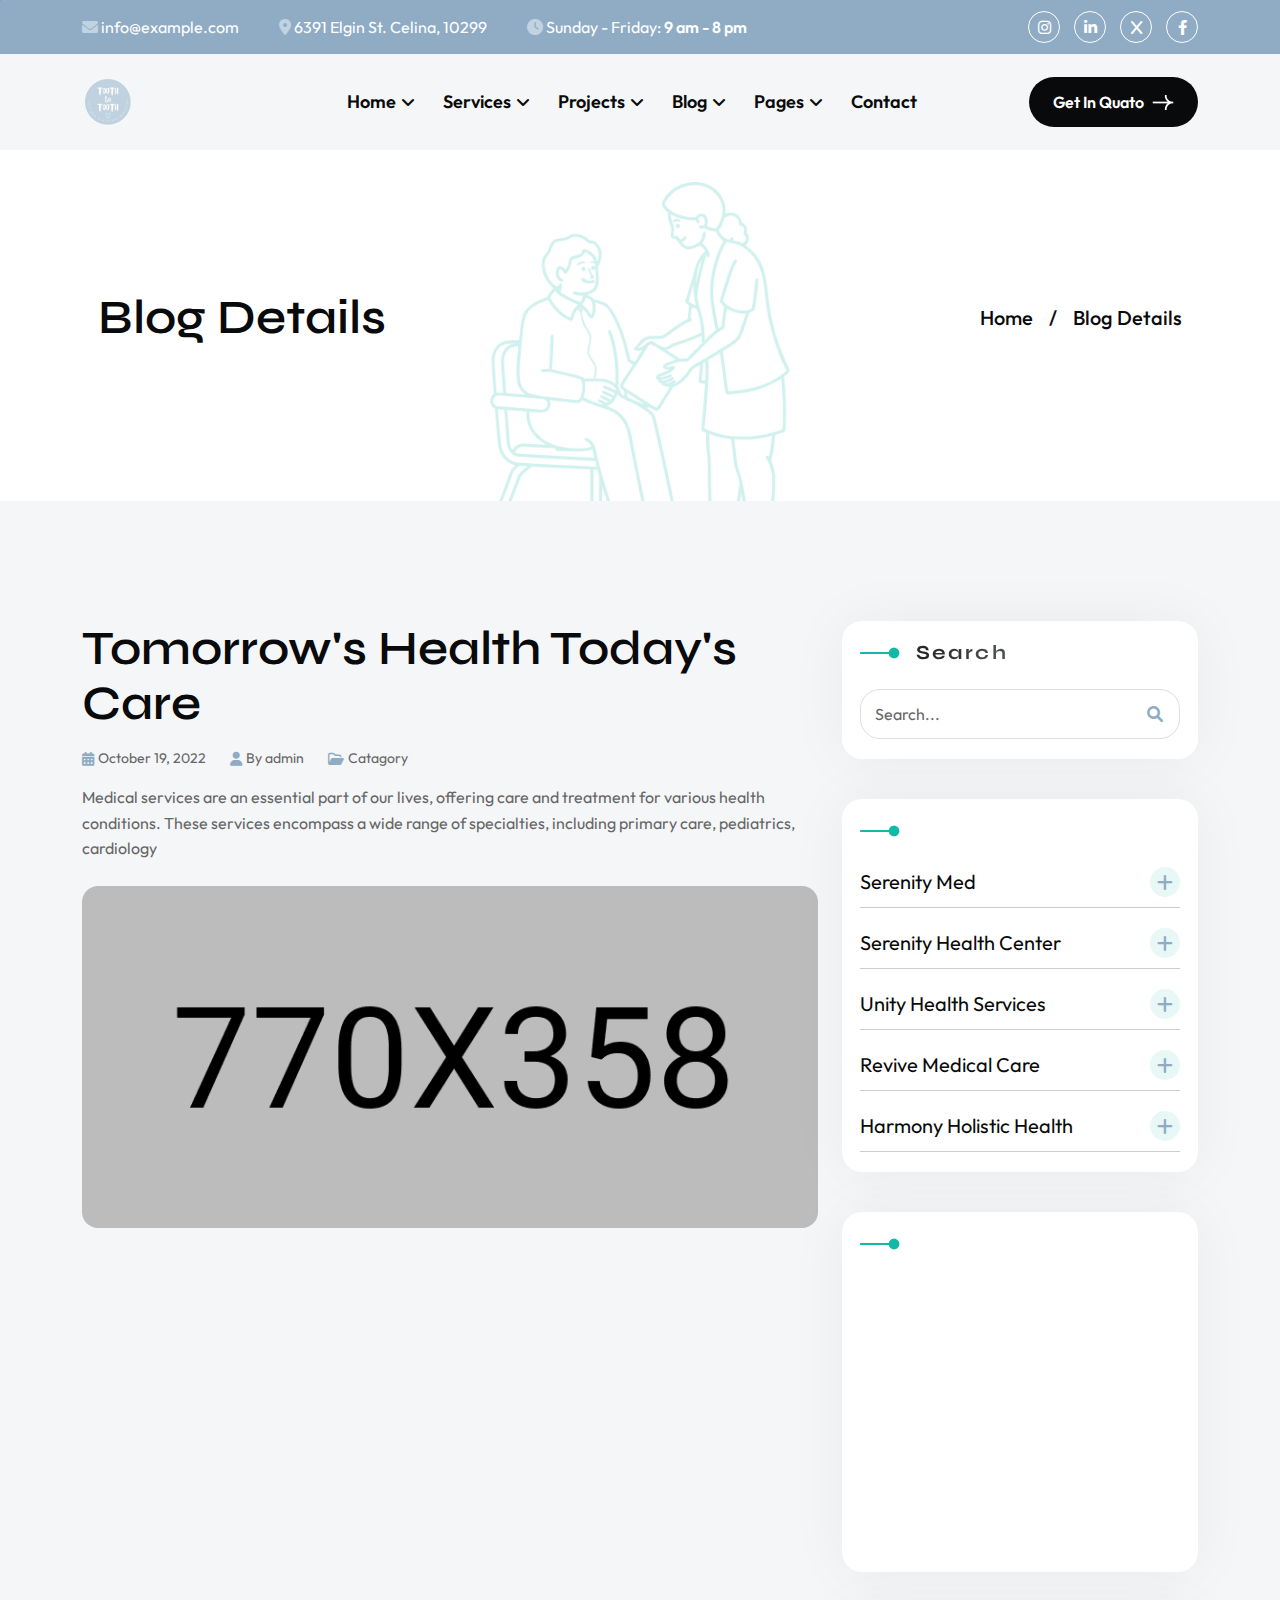
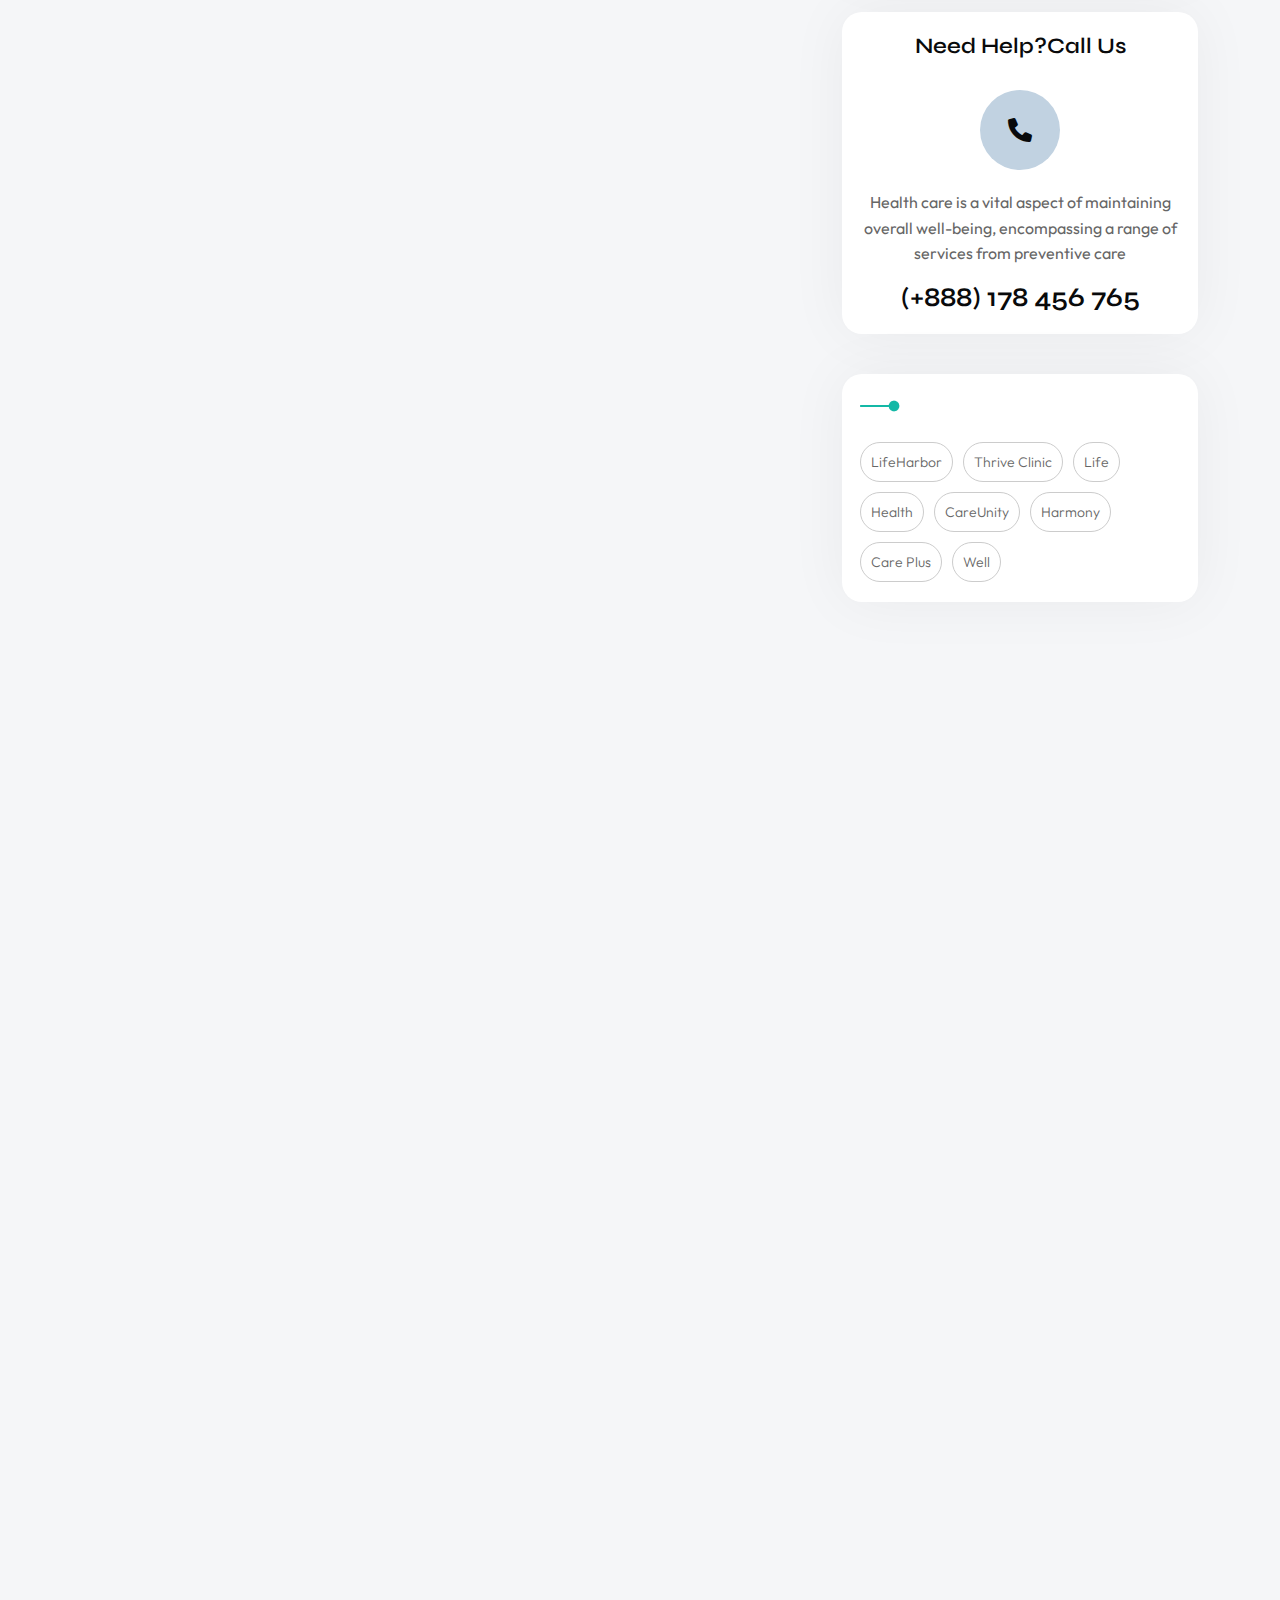
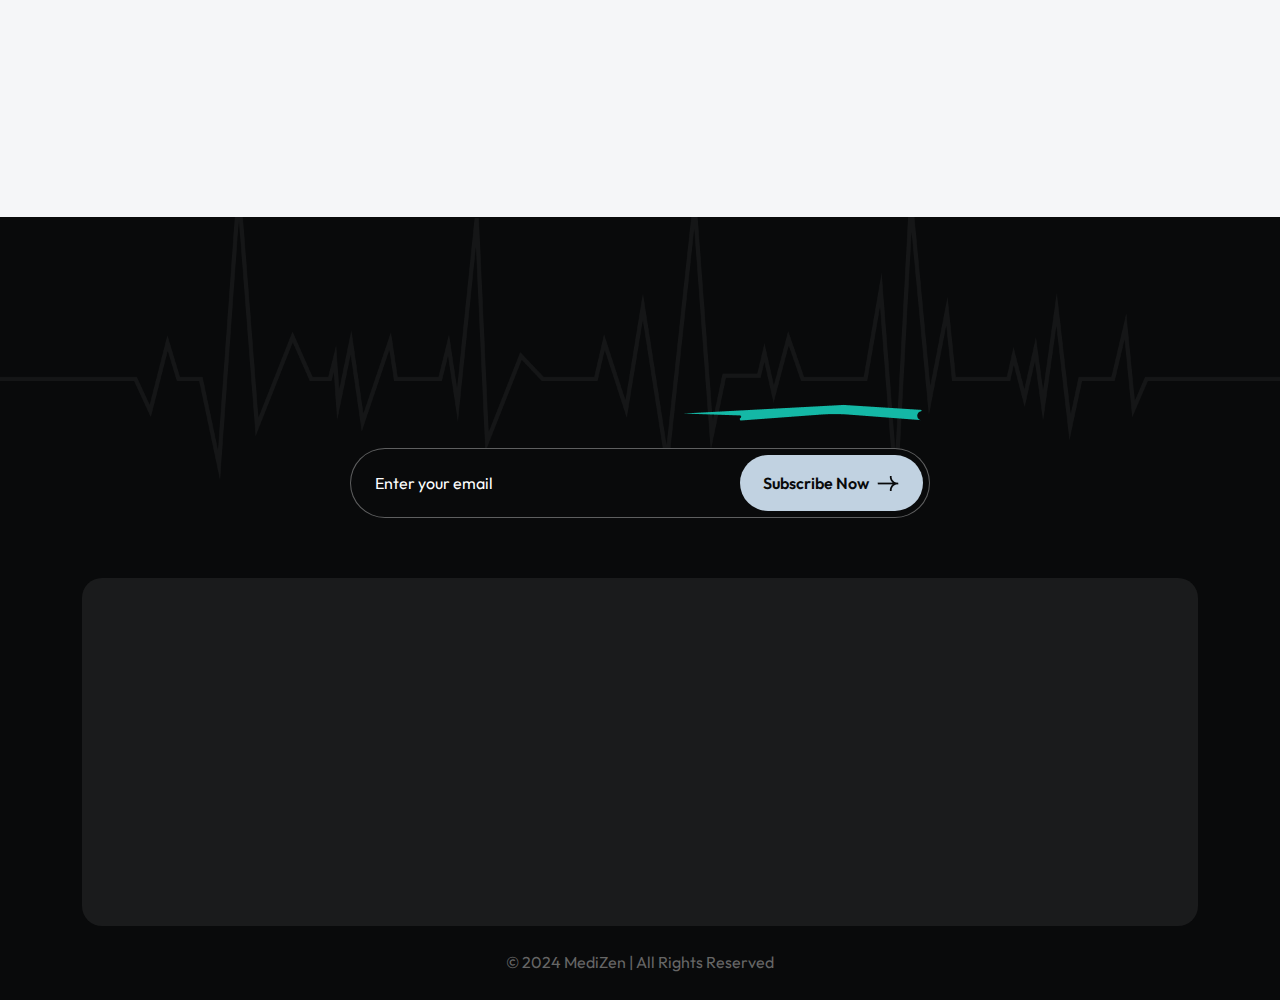
<file: blog-details.html>
<!DOCTYPE html>
<html lang="en">
<!--<< Header Area >>-->

<head>
    <!-- ========== Meta Tags ========== -->
    <meta charset="UTF-8">
    <meta http-equiv="X-UA-Compatible" content="IE=edge">
    <meta name="viewport" content="width=device-width, initial-scale=1">
    <meta name="author" content="authorName">
    <meta name="description" content="MediZen - Health & Medical HTML Template">
    <!-- ======== Page title ============ -->
    <title>MediZen - Health & Medical HTML Template</title>
    <!--<< Favcion >>-->
    <link rel="shortcut icon" href="assets/img/logo/favs.png">
    <!--<< Bootstrap min.css >>-->
    <link rel="stylesheet" href="assets/css/bootstrap.min.css">
    <!--<< All Min Css >>-->
    <link rel="stylesheet" href="assets/css/all.min.css">
    <!--<< Animate.css >>-->
    <link rel="stylesheet" href="assets/css/animate.css">
    <!--<< Magnific Popup.css >>-->
    <link rel="stylesheet" href="assets/css/magnific-popup.css">
    <!--<< MeanMenu.css >>-->
    <link rel="stylesheet" href="assets/css/meanmenu.css">
    <!--<< Swiper Bundle.css >>-->
    <link rel="stylesheet" href="assets/css/swiper-bundle.min.css">
    <!--<< Nice Select.css >>-->
    <link rel="stylesheet" href="assets/css/nice-select.css">
    <!--<< Main.css >>-->
    <link rel="stylesheet" href="assets/css/main.css">
</head>

<body class="body-bg">

    <!-- Preloader Start -->
    <div id="preloader" class="preloader">
        <div class="animation-preloader">
            <div class="spinner">
            </div>
            <div class="txt-loading">
                <span data-text-preloader="M" class="letters-loading">
                    M
                </span>
                <span data-text-preloader="D" class="letters-loading">
                    D
                </span>
                <span data-text-preloader="I" class="letters-loading">
                    I
                </span>
                <span data-text-preloader="Z" class="letters-loading">
                    Z
                </span>
                <span data-text-preloader="E" class="letters-loading">
                    E
                </span>
                <span data-text-preloader="N" class="letters-loading">
                    N
                </span>
            </div>
            <p class="text-center">Loading</p>
        </div>
        <div class="loader">
            <div class="row">
                <div class="col-3 loader-section section-left">
                    <div class="bg"></div>
                </div>
                <div class="col-3 loader-section section-left">
                    <div class="bg"></div>
                </div>
                <div class="col-3 loader-section section-right">
                    <div class="bg"></div>
                </div>
                <div class="col-3 loader-section section-right">
                    <div class="bg"></div>
                </div>
            </div>
        </div>
    </div>

    <!-- Start Cursor Pointer -->
    <div class="mouse-follower">
        <span class="cursor-outline"></span>
        <span class="cursor-dot"></span>
    </div>
    <!-- End Cursor Pointer -->

    <!-- Header Top Section Start -->
    <div class="header-top-section d-lg-block d-none overflow-hidden">
        <div class="container">
            <div class="header-top-wrapper">
                <ul class="contact-list">
                    <li>
                        <i class="fa-solid fa-envelope p1-clr"></i>
                        <a href="info@example.com" class="link">info@example.com</a>
                    </li>
                    <li>
                        <i class="fa-solid fa-location-dot p1-clr"></i>
                        <a href="#" class="link">6391 Elgin St. Celina, 10299</a>
                    </li>
                    <li>
                        <i class="fa-solid fa-clock p1-clr"></i>
                        <a href="#" class="link">Sunday - Friday: <span class="fw_600">9 am - 8 pm</span></a>
                    </li>
                </ul>
                <div class="social-wrapper d-flex align-items-center">
                    <a href="#" class=" black"><i class="fab fa-instagram"></i></a>
                    <a href="#" class=" black"><i class="fa-brands fa-linkedin-in"></i></a>
                    <a href="#" class=" black"><i class="fa-brands fa-x"></i></a>
                    <a href="#" class=" black"><i class="fab fa-facebook-f"></i></a>
                </div>
            </div>
        </div>
    </div>

    <!-- Offcanvas Area Start -->
    <div class="fix-area">
        <div class="offcanvas__info">
            <div class="offcanvas__wrapper">
                <div class="offcanvas__content">
                    <div class="offcanvas__top mb-4 d-flex justify-content-between align-items-center">
                        <div class="offcanvas__logo">
                            <a href="index.html">
                                <img src="assets/img/logo/logo.png" alt="logo-img">
                            </a>
                        </div>
                        <div class="offcanvas__close">
                            <button>
                                <i class="fas fa-times"></i>
                            </button>
                        </div>
                    </div>
                    <div class="mobile-menu fix mb-3"></div>
                    <div class="offcanvas__contact">
                        <h4>Contact Info</h4>
                        <ul>
                            <li class="d-flex align-items-center">
                                <div class="offcanvas__contact-icon">
                                    <i class="fal fa-map-marker-alt"></i>
                                </div>
                                <div class="offcanvas__contact-text">
                                    <a target="_blank" href="#">Mirpur,10 Road 1 House 12 Mirpur Dhaka Bangladesh</a>
                                </div>
                            </li>
                            <li class="d-flex align-items-center">
                                <div class="offcanvas__contact-icon mr-15">
                                    <i class="fal fa-envelope"></i>
                                </div>
                                <div class="offcanvas__contact-text">
                                    <a href="mailto:info@example.com"><span
                                            class="mailto:info@example.com">info@example.com</span></a>
                                    <a href="mailto:info@example.com"><span
                                            class="mailto:info@example.com">ex@example.com</span></a>
                                </div>
                            </li>
                            <li class="d-flex align-items-center">
                                <div class="offcanvas__contact-icon mr-15">
                                    <i class="fal fa-clock"></i>
                                </div>
                                <div class="offcanvas__contact-text">
                                    <a target="_blank" href="#">Sat-friday, 02am -09pm</a>
                                </div>
                            </li>
                            <li class="d-flex align-items-center">
                                <div class="offcanvas__contact-icon mr-15">
                                    <i class="far fa-phone"></i>
                                </div>
                                <div class="offcanvas__contact-text">
                                    <a href="tel:+11002345909" class="d-block">017 5552-0127</a>
                                    <a href="tel:+11002345909">017458632718</a>
                                </div>
                            </li>
                        </ul>
                        <div class="header-button mt-4">
                            <a href="contact.html"
                                class="common-btn box-style first-box d-inline-flex justify-content-center align-items-center gap-xxl-2 gap-2 fs18 fw-semibold black overflow-hidden p1-bg rounded100">
                                Get Start
                                <i class="fa-solid fa-arrow-right"></i>
                            </a>
                        </div>
                        <div class="social-icon d-flex align-items-center">
                            <a href="#"><i class="fab fa-facebook-f"></i></a>
                            <a href="#"><i class="fab fa-twitter"></i></a>
                            <a href="#"><i class="fab fa-youtube"></i></a>
                            <a href="#"><i class="fab fa-linkedin-in"></i></a>
                        </div>
                    </div>
                </div>
            </div>
        </div>
    </div>
    <div class="offcanvas__overlay"></div>

    <!-- Header Section Start -->
    <header id="header-sticky" class="header-1 header-style2 cmn-bg">
        <div class="container">
            <div class="mega-menu-wrapper">
                <div class="header-main style-2">
                    <div class="header-left">
                        <div class="logo">
                            <a href="index.html" class="header-logo">
                                <img src="assets/img/logo/logo.png" alt="logo-img">
                            </a>
                        </div>
                    </div>
                    <div class="header-right d-flex justify-content-end align-items-center">
                        <div class="mean__menu-wrapper">
                            <div class="main-menu">
                                <nav id="mobile-menu">
                                    <ul>
                                        <li class="has-dropdown active menu-thumb">
                                            <a href="index.html">
                                                Home
                                                <i class="fas fa-angle-down"></i>
                                            </a>
                                            <ul class="submenu has-homemenu">
                                                <li>
                                                    <div class="homemenu-items">
                                                        <div class="homemenu">
                                                            <a href="index.html" class="homemenu-thumb">
                                                                <img src="assets/img/header/home-1.jpg" alt="img">
                                                                <span class="demo-button">
                                                                    <span class="theme-btn p1-bg box-style first-box">
                                                                        <span class="black">Home 01</span>
                                                                    </span>
                                                                </span>
                                                            </a>
                                                        </div>
                                                        <div class="homemenu">
                                                            <a href="index2.html" class="homemenu-thumb mb-15">
                                                                <img src="assets/img/header/home-2.jpg" alt="img">
                                                                <span class="demo-button">
                                                                    <span class="theme-btn p1-bg box-style first-box">
                                                                        <span class="black">Home 02</span>
                                                                    </span>
                                                                </span>
                                                            </a>
                                                        </div>
                                                    </div>
                                                </li>
                                            </ul>
                                        </li>
                                        <li>
                                            <a href="news.html">
                                                Services
                                                <i class="fas fa-angle-down"></i>
                                            </a>
                                            <ul class="submenu">
                                                <li><a href="service.html">Services</a></li>
                                                <li><a href="service-details.html">Services Details</a></li>
                                            </ul>
                                        </li>
                                        <li>
                                            <a href="news.html">
                                                Projects
                                                <i class="fas fa-angle-down"></i>
                                            </a>
                                            <ul class="submenu">
                                                <li><a href="project.html">Project</a></li>
                                                <li><a href="project-details.html">Project Details</a></li>
                                            </ul>
                                        </li>
                                        <li>
                                            <a href="news.html">
                                                Blog
                                                <i class="fas fa-angle-down"></i>
                                            </a>
                                            <ul class="submenu">
                                                <li><a href="blog.html">Blog</a></li>
                                                <li><a href="blog-details.html">Blog Details</a></li>
                                            </ul>
                                        </li>
                                        <li class="has-dropdown">
                                            <a href="news.html">
                                                Pages
                                                <i class="fas fa-angle-down"></i>
                                            </a>
                                            <ul class="submenu">
                                                <li><a href="about.html">About Us</a></li>
                                                <li><a href="doctor.html">Doctor</a></li>
                                                <li><a href="doctor-details.html">Doctor Details</a></li>
                                                <li><a href="pricing.html">Pricing</a></li>
                                            </ul>
                                        </li>
                                        <li>
                                            <a href="contact.html">Contact</a>
                                        </li>
                                    </ul>
                                </nav>
                            </div>
                        </div>
                        <a href="#0" class="search-trigger search-icon d-xl-none d-block"><i
                                class="fal fa-search"></i></a>
                        <div class="header__hamburger d-xl-none my-auto">
                            <div class="sidebar__toggle">
                                <img src="assets/img/icon/menu.png" alt="icon">
                            </div>
                        </div>
                    </div>
                    <a href="contact.html"
                        class="common-btn box-style first-box d-sm-inline-flex d-none justify-content-center align-items-center gap-xxl-2 gap-2 fs18 fw-semibold white overflow-hidden blackbg rounded100"
                        data-wow-delay="0.8s">
                        Get In Quato
                        <img src="assets/img/icon/arrow-right-white.png" alt="icon">
                    </a>
                </div>
            </div>
        </div>
    </header>

    <!-- Banner Section Start -->
    <section class="breadcrumb-section position-relative fix">
        <div class="container">
            <div
                class="bread-content px-3 d-flex flex-wrap gap-3 align-items-center justify-content-md-between justify-content-center">
                <h2 class="black">Blog Details</h2>
                <ul class="d-flex align-items-center gap-3">
                    <li>
                        <a href="index.html">Home</a>
                    </li>
                    <li>/</li>
                    <li>Blog Details</li>
                </ul>
            </div>
        </div>
        <!-- Bread Ele -->
        <img src="assets/img/about/breadcrumnd-shap.png" alt="img" class="bread-ele">
    </section>
    <!-- Banner Section Start -->

    <!-- blog Section Start-->
    <section class="blog-details-section section-padding">
        <div class="container">
            <div class="row g-4">
                <div class="col-lg-8">
                    <div class="blog-details-wraping">
                        <div class="mb-xxl-4 mb-4">
                            <h2 class="black mb-xxl-4 mb-3 wow fadeInUp">Tomorrow's Health Today's Care</h2>
                            <div class="admin-area d-flex align-items-center gap-xl-4 gap-3 mb-xl-3 mb-2">
                                <div class="d-flex align-items-center gap-1 fs-eight pra">
                                    <i class="fa-solid fa-calendar-days p2-clr"></i>
                                    October 19, 2022
                                </div>
                                <div class="d-flex align-items-center gap-1 fs-eight pra">
                                    <i class="fa-solid fa-user p2-clr"></i>
                                    By admin
                                </div>
                                <div class="d-flex align-items-center gap-1 fs-eight pra">
                                    <i class="fa-regular fa-folder-open p2-clr"></i>
                                    Catagory
                                </div>
                            </div>
                            <p class="pra wow fadeInUp" data-wow-delay="0.2s">
                                Medical services are an essential part of our lives, offering care and treatment for
                                various health conditions.
                                These
                                services encompass a wide range of specialties, including primary care, pediatrics,
                                cardiology
                            </p>
                        </div>
                        <div class="thumb w-100 rounded-4 mb-4 wow fadeInUp" data-wow-delay="0.3s">
                            <img src="assets/img/blog/blog-details1.jpg" alt="img" class="w-100 rounded-4">
                        </div>
                        <div class="mb-4 wow fadeInUp" data-wow-delay="0.4s">
                            <h4 class="mb-3">Serenity Health Center</h4>
                            <p class="pra">Medical services are an essential part of our lives, offering care and
                                treatment for various health conditions. These
                                services encompass a wide range of specialties, including primary care, pediatrics,
                                cardiology</p>
                        </div>
                        <div class="lee-pragraph mb-4 wow fadeInUp" data-wow-delay="0.5s">
                            <img src="assets/img/icon/blog-quote.png" alt="icon">
                            <div class="lcont">
                                <p class="pra mb-3">
                                    Medical services are an essential part of our lives, offering care and treatment for
                                    various health conditions.
                                    These
                                    services encompass a wide range of specialties, including primary
                                </p>
                                <span class="d-block fw_500 black mb-1">Devid Bekham</span>
                                <span class="pra fs-seven">
                                    Brand Maneger
                                </span>
                            </div>
                        </div>
                        <div class="mb-4 wow fadeInUp" data-wow-delay="0.2s">
                            <p class="pra mb-3">Medical services are an essential part of our lives, offering care and
                                treatment for various health conditions. These
                                services encompass a wide range of specialties, including primary care, pediatrics,
                                cardiology</p>
                            <h5 class="black mb-3">Senior Care Coordination</h5>
                            <ul class="d-grid gap-xl-2 gap-1">
                                <li class="d-flex align-items-center gap-xxl-3 gap-2 pra">
                                    <i class="fa-solid fa-angles-right p2-clr"></i> Dental operations involve various
                                    procedures performed by dentists
                                </li>
                                <li class="d-flex align-items-center gap-xxl-3 gap-2 pra">
                                    <i class="fa-solid fa-angles-right p2-clr"></i> Medical services are an essential
                                    part of our lives, offering care
                                </li>
                                <li class="d-flex align-items-center gap-xxl-3 gap-2 pra">
                                    <i class="fa-solid fa-angles-right p2-clr"></i> These services encompass a wide
                                    range of specialties, including primary care, pediatrics, cardiology
                                </li>
                                <li class="d-flex align-items-center gap-xxl-3 gap-2 pra">
                                    <i class="fa-solid fa-angles-right p2-clr"></i> Empowering Health, Empowering Lives
                                    Expert Care, Trusted Results
                                </li>
                            </ul>
                        </div>
                        <div class="mb-40 wow fadeInUp" data-wow-delay="0.3s">
                            <h5 class="black mb-3">
                                Holistic Health Consultations
                            </h5>
                            <p class="pra mb-3">Medical services are an essential part of our lives, offering care and
                                treatment for various health conditions. These
                                services encompass a wide range of specialties, including primary care, pediatrics,
                                cardiology</p>
                            <p class="pra">
                                Medical services are an essential part of our lives, offering care and treatment for
                                various health conditions. These
                                are a services encompass a wide range of specialties, including primary care,
                                pediatrics, cardiology Medical services
                                are an essential part of our lives, offering care and treatment for various health
                                conditions These services
                            </p>
                        </div>
                        <div class="content border-0 p-0">
                            <div class="tag-social-wrap d-flex justify-content-md-between justify-content-center flex-md-nowrap flex-wrap gap-3 align-items-center wow fadeInUp"
                                data-wow-delay="0.4s">
                                <div class="tags d-flex align-items-center gap-xxl-4 gap-xl-3 gap-2">
                                    <h4 class="black">Tags:</h4>
                                    <ul class="tags">
                                        <li><a href="javascript:void(0)">LifeHarbor</a></li>
                                        <li><a href="javascript:void(0)">Thrive Clinic</a></li>
                                        <li><a href="javascript:void(0)">Life</a></li>
                                        <li><a href="javascript:void(0)">Health</a></li>
                                    </ul>
                                </div>
                                <div class="social-wrapper d-flex align-items-center">
                                    <a href="#" class=" black"><i class="fab fa-facebook-f"></i></a>
                                    <a href="#" class=" black"><i class="fab fa-instagram"></i></a>
                                    <a href="#" class=" black">
                                        <svg width="14" height="14" viewBox="0 0 14 14" fill="none"
                                            xmlns="http://www.w3.org/2000/svg">
                                            <g clip-path="url(#clip0_5855_218)">
                                                <path
                                                    d="M8.30314 5.92804L13.4029 0H12.1944L7.7663 5.14724L4.22958 0H0.150391L5.4986 7.78354L0.150391 14H1.35894L6.03514 8.56434L9.77017 14H13.8494L8.30284 5.92804H8.30314ZM6.64787 7.85211L6.10598 7.07705L1.79439 0.909771H3.65065L7.13015 5.88696L7.67204 6.66202L12.195 13.1316H10.3387L6.64787 7.85241V7.85211Z"
                                                    fill="#090A0B" />
                                            </g>
                                            <defs>
                                                <clipPath id="clip0_5855_218">
                                                    <rect width="14" height="14" fill="white" />
                                                </clipPath>
                                            </defs>
                                        </svg>
                                    </a>
                                    <a href="#" class=" black"><i class="fa-brands fa-linkedin-in"></i></a>
                                </div>
                            </div>
                            <h4 class="mb-xl-4 mb-3 black mt-60 wow fadeInUp" data-wow-delay="0.4s">
                                Unity Health Services
                            </h4>
                            <div class="blog-details-reply-area d-flex flex-column mb-60">
                                <div class="blog-reply-box wow fadeInUp" data-wow-delay="0.4s">
                                    <div class="replay-name rounded-circle">
                                        <img src="assets/img/blog/replay1.jpg" alt="blo" class="rounded-circle">
                                    </div>
                                    <div class="cont-box">
                                        <div
                                            class="d-flex flex-sm-nowrap flex-wrap gap-2 align-items-center justify-content-between mb-3">
                                            <div class="cont">
                                                <h5 class="black fw_700 mb-1">Theresa Webb</h5>
                                                <p class="pra fs-seven">August 12, 2024 at 8:50 P.M</p>
                                            </div>
                                            <button type="button">Reply</button>
                                        </div>
                                        <p class="fs-seven pra">
                                            Medical services are an essential part of our lives, offering care and
                                            treatment for various health conditions.
                                            These
                                            services encompass a wide range of specialties, including primary
                                        </p>
                                    </div>
                                </div>
                                <div class="blog-reply-box wow fadeInUp" data-wow-delay="0.4s">
                                    <div class="replay-name rounded-circle">
                                        <img src="assets/img/blog/replay1.jpg" alt="blo" class="rounded-circle">
                                    </div>
                                    <div class="cont-box">
                                        <div
                                            class="d-flex flex-sm-nowrap flex-wrap gap-2 align-items-center justify-content-between mb-3">
                                            <div class="cont">
                                                <h5 class="black fw_700 mb-1">Theresa Webb</h5>
                                                <p class="pra fs-seven">August 12, 2024 at 8:50 P.M</p>
                                            </div>
                                            <button type="button">Reply</button>
                                        </div>
                                        <p class="fs-seven pra">
                                            Medical services are an essential part of our lives, offering care and
                                            treatment for various health conditions.
                                            These
                                            services encompass a wide range of specialties, including primary
                                        </p>
                                    </div>
                                </div>
                            </div>
                            <form action="#" class="contact-forms blog-form wow fadeInUp" data-wow-delay="0.6s">
                                <h4 class="black mb-xl-4 mb-3">Write Your Message</h4>
                                <div class="row g-lg-3 g-3">
                                    <div class="col-lg-12">
                                        <textarea name="message" placeholder="Message here.." rows="5"></textarea>
                                    </div>
                                    <div class="col-lg-6">
                                        <input type="text" placeholder="Your Name">
                                    </div>
                                    <div class="col-lg-6">
                                        <input type="email" placeholder="Your Email">
                                    </div>
                                    <div class="col-lg-12 mt-xxl-5">
                                        <button
                                            class="common-btn box-style first-box d-inline-flex justify-content-center align-items-center gap-xxl-2 gap-2 fs18 fw-semibold text-white overflow-hidden p2-bg rounded-5 wow fadeInRight"
                                            data-wow-delay="0.8s">
                                            Reply
                                            <img src="assets/img/icon/arrow-right-white.png" alt="icon">
                                        </button>
                                    </div>
                                </div>
                            </form>
                        </div>
                    </div>
                </div>
                <div class="col-lg-4">
                    <div class="blog-details-right">
                        <div class="details-common search-box">
                            <h5 class="black d-flex align-items-center gap-2 mb-4 fw_700 visible-slowly-right"><img
                                    src="assets/img/element/cate-badge.png" alt="ele"> Search</h5>
                            <form action="#">
                                <input type="text" placeholder="Search...">
                                <button type="submit"><i class="fa-solid fa-magnifying-glass"></i></button>
                            </form>
                        </div>
                        <div class="details-common category-blog">
                            <h5 class="black d-flex align-items-center gap-2 mb-4 fw_700 visible-slowly-right"><img
                                    src="assets/img/element/cate-badge.png" alt="ele"> Category</h5>
                            <ul class="cates">
                                <li>
                                    <a href="javascript:void(0)"
                                        class="d-flex align-items-center justify-content-between fs-five black">
                                        Serenity Med
                                        <span class="seri d-center"><i class="fa-solid fa-plus"></i></span>
                                    </a>
                                </li>
                                <li>
                                    <a href="javascript:void(0)"
                                        class="d-flex align-items-center justify-content-between fs-five black">
                                        Serenity Health Center
                                        <span class="seri d-center"><i class="fa-solid fa-plus"></i></span>
                                    </a>
                                </li>
                                <li>
                                    <a href="javascript:void(0)"
                                        class="d-flex align-items-center justify-content-between fs-five black">
                                        Unity Health Services
                                        <span class="seri d-center"><i class="fa-solid fa-plus"></i></span>
                                    </a>
                                </li>
                                <li>
                                    <a href="javascript:void(0)"
                                        class="d-flex align-items-center justify-content-between fs-five black">
                                        Revive Medical Care
                                        <span class="seri d-center"><i class="fa-solid fa-plus"></i></span>
                                    </a>
                                </li>
                                <li>
                                    <a href="javascript:void(0)"
                                        class="d-flex align-items-center justify-content-between fs-five black">
                                        Harmony Holistic Health
                                        <span class="seri d-center"><i class="fa-solid fa-plus"></i></span>
                                    </a>
                                </li>
                            </ul>
                        </div>
                        <div class="details-common search-box">
                            <h5 class="black d-flex align-items-center gap-2 mb-4 fw_700 visible-slowly-right"><img
                                    src="assets/img/element/cate-badge.png" alt="ele"> Recent post</h5>
                            <div class="blog-latest">
                                <div class="blog-latest-item wow fadeInUp" data-wow-delay="0.4s">
                                    <div class="thumb">
                                        <img src="assets/img/blog/latest1.png" alt="icon">
                                    </div>
                                    <div class="content">
                                        <div class="d-flex black align-items-center gap-2 mb-1">
                                            <i class="fa-regular fa-folder-open p2-clr"></i> Category
                                        </div>
                                        <a href="blog-details.html" class="black">
                                            Building health communities A healthy tomorrow
                                        </a>
                                    </div>
                                </div>
                                <div class="blog-latest-item wow fadeInUp" data-wow-delay="0.4s">
                                    <div class="thumb">
                                        <img src="assets/img/blog/lates2.png" alt="icon">
                                    </div>
                                    <div class="content">
                                        <div class="d-flex black align-items-center gap-2 mb-1">
                                            <i class="fa-regular fa-folder-open p2-clr"></i> Category
                                        </div>
                                        <a href="blog-details.html" class="black">
                                            Quality health, close to home Caring for
                                        </a>
                                    </div>
                                </div>
                                <div class="blog-latest-item wow fadeInUp" data-wow-delay="0.4s">
                                    <div class="thumb">
                                        <img src="assets/img/blog/lates3.png" alt="icon">
                                    </div>
                                    <div class="content">
                                        <div class="d-flex black align-items-center gap-2 mb-1">
                                            <i class="fa-regular fa-folder-open p2-clr"></i> Category
                                        </div>
                                        <a href="blog-details.html" class="black">
                                            you every step of the way Renew Health Center
                                        </a>
                                    </div>
                                </div>
                            </div>
                        </div>
                        <div class="details-common quick-call text-center">
                            <h4 class="black">Need Help?Call Us</h4>
                            <a href="#" class="d-center call rounded-circle p1-bg"><i class="fa-solid fa-phone"></i></a>
                            <p class="pra mb-xxl-4 mb-3">Health care is a vital aspect of maintaining overall
                                well-being, encompassing a range of services from preventive care</p>
                            <a href="#" class="numbs heading-font">(+888) 178 456 765</a>
                        </div>
                        <div class="details-common category-blog">
                            <h5 class="black d-flex align-items-center gap-2 mb-4 fw_700 visible-slowly-right"><img
                                    src="assets/img/element/cate-badge.png" alt="ele"> Tags</h5>
                            <ul class="tags">
                                <li><a href="javascript:void(0)">LifeHarbor</a></li>
                                <li><a href="javascript:void(0)">Thrive Clinic</a></li>
                                <li><a href="javascript:void(0)">Life</a></li>
                                <li><a href="javascript:void(0)">Health</a></li>
                                <li><a href="javascript:void(0)">CareUnity</a></li>
                                <li><a href="javascript:void(0)">Harmony</a></li>
                                <li><a href="javascript:void(0)">Care Plus</a></li>
                                <li><a href="javascript:void(0)">Well</a></li>
                            </ul>
                        </div>
                    </div>
                </div>
            </div>
        </div>
    </section>

    <!--<< Footer Section Start >>-->
    <footer class="footer-section z-1 position-relative blackbg fix">
        <div class="container">
            <div class="footer-newsletter">
                <h2 class="fw_600 white visible-slowly-right position-relative mb-40">
                    Ready To Turn Dreams Into Reality Subscribe to Our Newsletter
                    <!-- Element -->
                    <img src="assets/img/element/newsletter-element.png" alt="element" class="newsletter-element">
                </h2>
                <form action="#" class="form-cmn-style1">
                    <input type="text" placeholder="Enter your email">
                    <button type="button"
                        class="common-btn text-nowrap box-style py-3 first-box d-inline-flex justify-content-center align-items-center fs-seven fw_600 gap-xxl-2 gap-2 fs18 fw-semibold black overflow-hidden p1-bg rounded-5">
                        Subscribe Now
                        <img src="assets/img/icon/arrow-right-black.png" alt="icon">
                    </button>
                </form>
            </div>
            <div class="footer-space">
                <div class="footer-widgets-wrapper">
                    <div class="row g-4 justify-content-between">
                        <div class="col-lg-3 col-md-6 col-sm-7">
                            <div class="single-footer-widget wow fadeInUp" data-wow-delay="0.4s">
                                <div class="widget-head">
                                    <a href="index.html">
                                        <img src="assets/img/logo/logo-white.png" alt="logo-img">
                                    </a>
                                </div>
                                <div class="footer-content">
                                    <p class="pra2">
                                        Medical services are an essential part of our lives, offering care and treatment
                                        for various health conditions
                                    </p>
                                    <div class="social-wrapper d-flex align-items-center">
                                        <a href="#" class=" black"><i class="fab fa-facebook-f"></i></a>
                                        <a href="#" class=" black"><i class="fa-brands fa-linkedin-in"></i></a>
                                        <a href="#" class=" black"><i class="fab fa-instagram"></i></a>
                                        <a href="#" class=" black"><i class="fa-brands fa-x"></i></a>
                                    </div>
                                </div>
                            </div>
                        </div>
                        <div class="col-lg-3 col-md-6 col-sm-5 d-flex justify-content-lg-center">
                            <div class="single-footer-widget wow fadeInUp" data-wow-delay="0.6s">
                                <div class="widget-head">
                                    <h4 class="white fw_600">Page</h4>
                                </div>
                                <ul class="list-area">
                                    <li>
                                        <a href="about.html">
                                            About Us
                                        </a>
                                    </li>
                                    <li>
                                        <a href="service.html">
                                            Services
                                        </a>
                                    </li>
                                    <li>
                                        <a href="contact.html">
                                            Why Chose Us
                                        </a>
                                    </li>
                                    <li>
                                        <a href="doctor.html">
                                            Doctors
                                        </a>
                                    </li>
                                    <li>
                                        <a href="blog-details.html">
                                            Blog And News
                                        </a>
                                    </li>
                                </ul>
                            </div>
                        </div>
                        <div class="col-lg-3 col-md-6 col-sm-6 d-flex justify-content-lg-center">
                            <div class="single-footer-widget wow fadeInUp" data-wow-delay="0.6s">
                                <div class="widget-head">
                                    <h4 class="white fw_600">Link</h4>
                                </div>
                                <ul class="list-area">
                                    <li>
                                        <a href="contact.html">
                                            Trems & Condition
                                        </a>
                                    </li>
                                    <li>
                                        <a href="contact.html">
                                            Privacy Policy
                                        </a>
                                    </li>
                                    <li>
                                        <a href="contact.html">
                                            Contact Us
                                        </a>
                                    </li>
                                    <li>
                                        <a href="contact.html">
                                            Treams Of Use
                                        </a>
                                    </li>
                                </ul>
                            </div>
                        </div>
                        <div class="col-lg-3 col-md-6 col-sm-5 d-flex justify-content-lg-center">
                            <div class="single-footer-widget wow fadeInUp" data-wow-delay="0.7s">
                                <div class="widget-head">
                                    <h4 class="white">Contact</h4>
                                </div>
                                <ul class="footer-info d-flex flex-column gpa-xxl-4 gap-3">
                                    <li class="d-flex align-items-center gap-xl-3 gap-2">
                                        <span class="icon d-center"><i class="fa-solid fa-location-dot"></i></span>
                                        <div class="cont">
                                            <span class="pra fs-seven d-block">Address</span>
                                            <a href="javascript:void(0)" class="fs-six fw_500 white sub-font">66
                                                Broklyant,India</a>
                                        </div>
                                    </li>
                                    <li class="d-flex align-items-center gap-xl-3 gap-2">
                                        <span class="icon d-center"><i class="fa-solid fa-phone"></i></span>
                                        <div class="cont">
                                            <span class="pra fs-seven d-block">Phone Number</span>
                                            <a href="javascript:void(0)" class="fs-six fw_500 white sub-font">012 345
                                                678 9101</a>
                                        </div>
                                    </li>
                                    <li class="d-flex align-items-center gap-xl-3 gap-2">
                                        <span class="icon d-center"><i class="fa-solid fa-envelope"></i></span>
                                        <div class="cont">
                                            <span class="pra fs-seven d-block">Email</span>
                                            <a href="javascript:void(0)"
                                                class="fs-six fw_500 white sub-font">abcd@gmail.com</a>
                                        </div>
                                    </li>
                                </ul>
                            </div>
                        </div>
                    </div>
                </div>
            </div>
        </div>
        <div class="footer-bottom text-center">
            <div class="container">
                <p class="body-font text-center py-4">
                    &copy; 2024 MediZen | All Rights Reserved
                </p>
            </div>
        </div>
        <!-- Element-->
        <img src="assets/img/element/footer-element.png" alt="element" class="footer-element">
    </footer>

    <!-- Search Area Start -->
    <div class="search-wrap">
        <div class="search-inner">
            <i class="fas fa-times search-close" id="search-close"></i>
            <div class="search-cell">
                <form method="get">
                    <div class="search-field-holder">
                        <input type="search" class="main-search-input" placeholder="Search...">
                    </div>
                </form>
            </div>
        </div>
    </div>

    <!--<< All JS Plugins >>-->
    <script src="assets/js/jquery-3.7.1.min.js"></script>
    <!--<< Viewport Js >>-->
    <script src="assets/js/viewport.jquery.js"></script>
    <!--<< Bootstrap Js >>-->
    <script src="assets/js/bootstrap.bundle.min.js"></script>
    <!--<< Nice Select Js >>-->
    <script src="assets/js/jquery.nice-select.min.js"></script>
    <!--<< Waypoints Js >>-->
    <script src="assets/js/jquery.waypoints.js"></script>
    <!--<< Counterup Js >>-->
    <script src="assets/js/jquery.counterup.min.js"></script>
    <!--<< Swiper Slider Js >>-->
    <script src="assets/js/swiper-bundle.min.js"></script>
    <!--<< MeanMenu Js >>-->
    <script src="assets/js/jquery.meanmenu.min.js"></script>
    <!--<< Magnific Popup Js >>-->
    <script src="assets/js/jquery.magnific-popup.min.js"></script>
    <!--<< Wow Animation Js >>-->
    <script src="assets/js/wow.min.js"></script>
    <!--<< Gsap Js >>-->
    <script src="assets/js/gsap.min.js"></script>
    <!--<< Lenis Js >>-->
    <script src="assets/js/lenis.min.js"></script>
    <!--<< ScrollSmoother Js >>-->
    <script src="assets/js/scrollSmoother.js"></script>
    <!--<< ScrollTrigger Js >>-->
    <script src="assets/js/ScrollTrigger.min.js"></script>
    <!--<< Spalit Text Js >>-->
    <script src="assets/js/spilitext-gsap.js"></script>
    <!--<< Valina Tilt Js >>-->
    <script src="assets/js/vanilla-tilt.min.js"></script>
    <!--<< Main.js >>-->
    <script src="assets/js/main.js"></script>
</body>

</html>
</file>
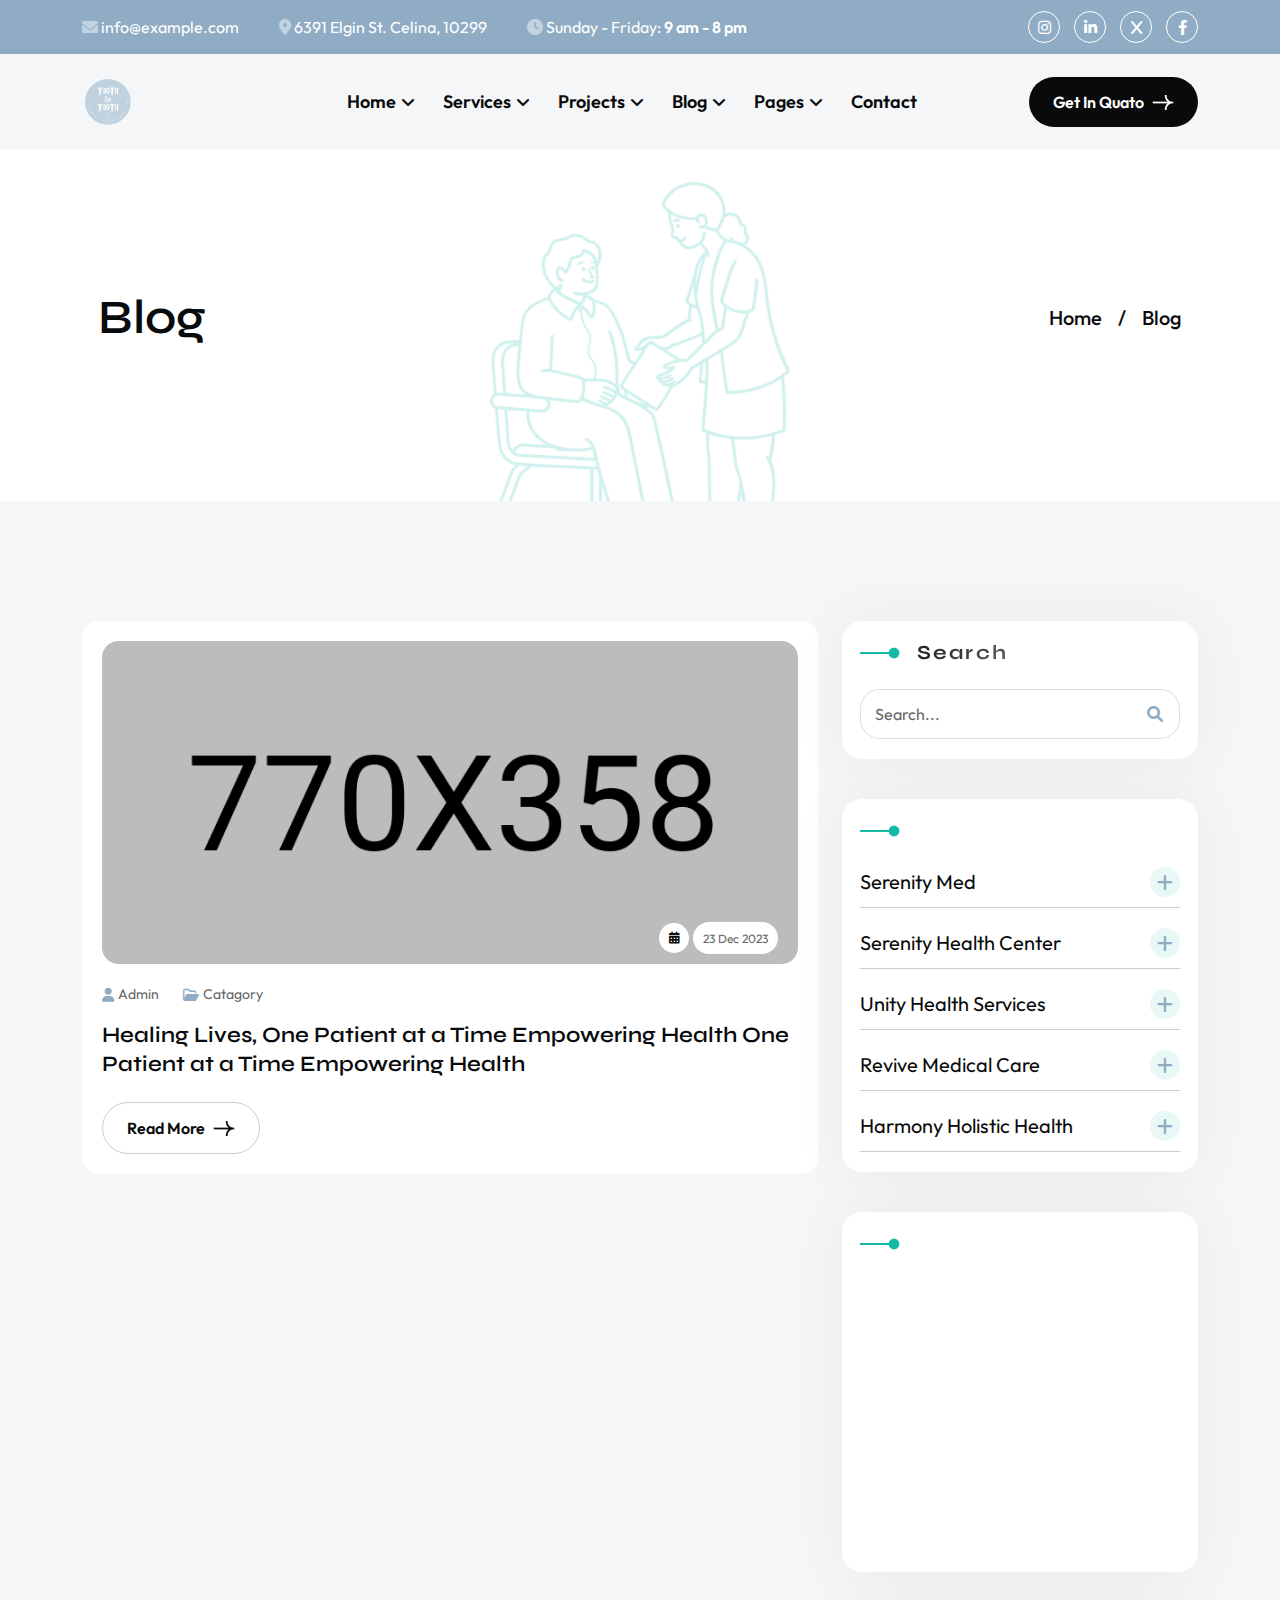
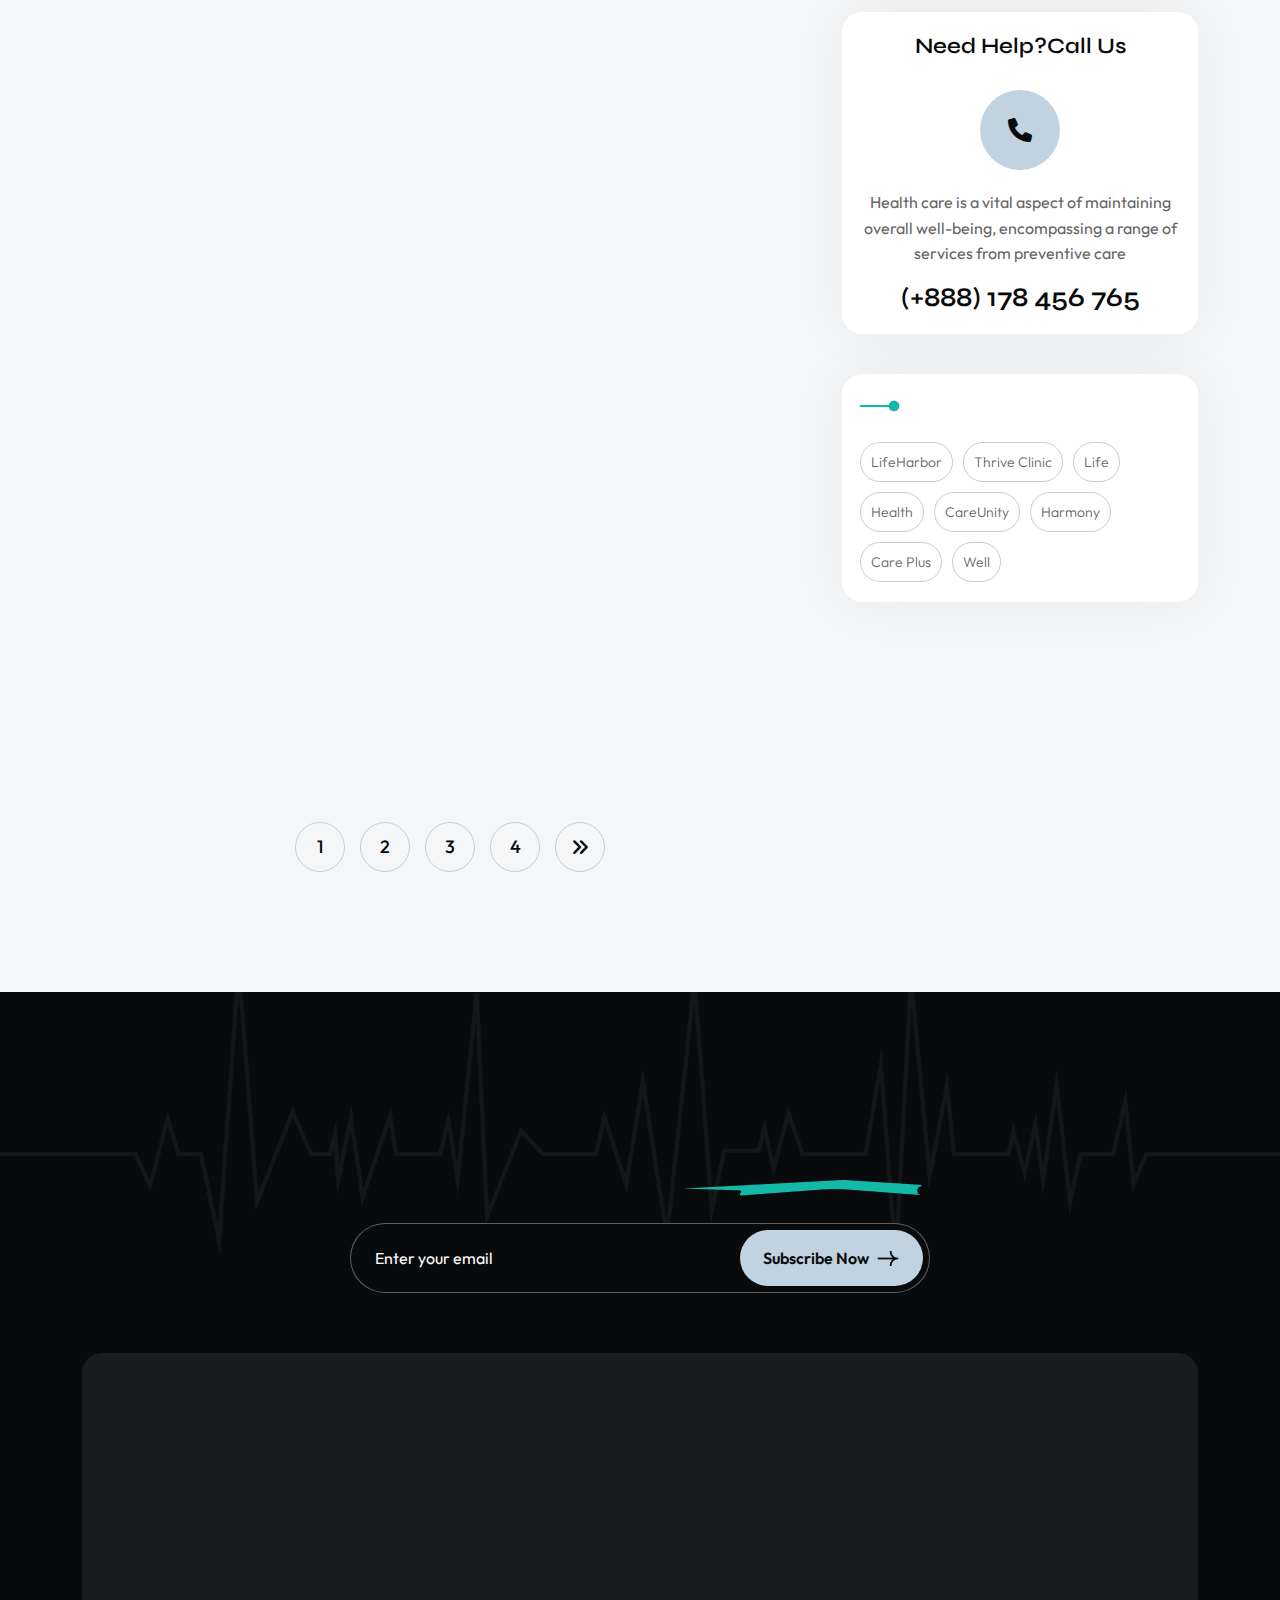
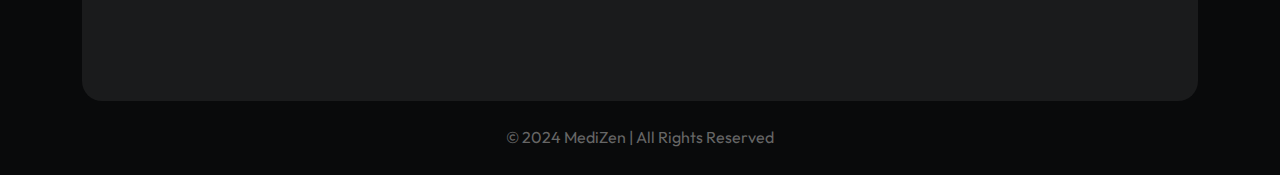
<file: blog.html>
<!DOCTYPE html>
<html lang="en">
<!--<< Header Area >>-->

<head>
    <!-- ========== Meta Tags ========== -->
    <meta charset="UTF-8">
    <meta http-equiv="X-UA-Compatible" content="IE=edge">
    <meta name="viewport" content="width=device-width, initial-scale=1">
    <meta name="author" content="authorName">
    <meta name="description" content="MediZen - Health & Medical HTML Template">
    <!-- ======== Page title ============ -->
    <title>MediZen - Health & Medical HTML Template</title>
    <!--<< Favcion >>-->
    <link rel="shortcut icon" href="assets/img/logo/favs.png">
    <!--<< Bootstrap min.css >>-->
    <link rel="stylesheet" href="assets/css/bootstrap.min.css">
    <!--<< All Min Css >>-->
    <link rel="stylesheet" href="assets/css/all.min.css">
    <!--<< Animate.css >>-->
    <link rel="stylesheet" href="assets/css/animate.css">
    <!--<< Magnific Popup.css >>-->
    <link rel="stylesheet" href="assets/css/magnific-popup.css">
    <!--<< MeanMenu.css >>-->
    <link rel="stylesheet" href="assets/css/meanmenu.css">
    <!--<< Swiper Bundle.css >>-->
    <link rel="stylesheet" href="assets/css/swiper-bundle.min.css">
    <!--<< Nice Select.css >>-->
    <link rel="stylesheet" href="assets/css/nice-select.css">
    <!--<< Main.css >>-->
    <link rel="stylesheet" href="assets/css/main.css">
</head>

<body class="body-bg">

    <!-- Preloader Start -->
    <div id="preloader" class="preloader">
        <div class="animation-preloader">
            <div class="spinner">
            </div>
            <div class="txt-loading">
                <span data-text-preloader="M" class="letters-loading">
                    M
                </span>
                <span data-text-preloader="D" class="letters-loading">
                    D
                </span>
                <span data-text-preloader="I" class="letters-loading">
                    I
                </span>
                <span data-text-preloader="Z" class="letters-loading">
                    Z
                </span>
                <span data-text-preloader="E" class="letters-loading">
                    E
                </span>
                <span data-text-preloader="N" class="letters-loading">
                    N
                </span>
            </div>
            <p class="text-center">Loading</p>
        </div>
        <div class="loader">
            <div class="row">
                <div class="col-3 loader-section section-left">
                    <div class="bg"></div>
                </div>
                <div class="col-3 loader-section section-left">
                    <div class="bg"></div>
                </div>
                <div class="col-3 loader-section section-right">
                    <div class="bg"></div>
                </div>
                <div class="col-3 loader-section section-right">
                    <div class="bg"></div>
                </div>
            </div>
        </div>
    </div>

    <!-- Start Cursor Pointer -->
    <div class="mouse-follower">
        <span class="cursor-outline"></span>
        <span class="cursor-dot"></span>
    </div>
    <!-- End Cursor Pointer -->

    <!-- Header Top Section Start -->
    <div class="header-top-section d-lg-block d-none overflow-hidden">
        <div class="container">
            <div class="header-top-wrapper">
                <ul class="contact-list">
                    <li>
                        <i class="fa-solid fa-envelope p1-clr"></i>
                        <a href="info@example.com" class="link">info@example.com</a>
                    </li>
                    <li>
                        <i class="fa-solid fa-location-dot p1-clr"></i>
                        <a href="#" class="link">6391 Elgin St. Celina, 10299</a>
                    </li>
                    <li>
                        <i class="fa-solid fa-clock p1-clr"></i>
                        <a href="#" class="link">Sunday - Friday: <span class="fw_600">9 am - 8 pm</span></a>
                    </li>
                </ul>
                <div class="social-wrapper d-flex align-items-center">
                    <a href="#" class=" black"><i class="fab fa-instagram"></i></a>
                    <a href="#" class=" black"><i class="fa-brands fa-linkedin-in"></i></a>
                    <a href="#" class=" black"><i class="fa-brands fa-x"></i></a>
                    <a href="#" class=" black"><i class="fab fa-facebook-f"></i></a>
                </div>
            </div>
        </div>
    </div>

    <!-- Offcanvas Area Start -->
    <div class="fix-area">
        <div class="offcanvas__info">
            <div class="offcanvas__wrapper">
                <div class="offcanvas__content">
                    <div class="offcanvas__top mb-4 d-flex justify-content-between align-items-center">
                        <div class="offcanvas__logo">
                            <a href="index.html">
                                <img src="assets/img/logo/logo.png" alt="logo-img">
                            </a>
                        </div>
                        <div class="offcanvas__close">
                            <button>
                                <i class="fas fa-times"></i>
                            </button>
                        </div>
                    </div>
                    <div class="mobile-menu fix mb-3"></div>
                    <div class="offcanvas__contact">
                        <h4>Contact Info</h4>
                        <ul>
                            <li class="d-flex align-items-center">
                                <div class="offcanvas__contact-icon">
                                    <i class="fal fa-map-marker-alt"></i>
                                </div>
                                <div class="offcanvas__contact-text">
                                    <a target="_blank" href="#">Mirpur,10 Road 1 House 12 Mirpur Dhaka Bangladesh</a>
                                </div>
                            </li>
                            <li class="d-flex align-items-center">
                                <div class="offcanvas__contact-icon mr-15">
                                    <i class="fal fa-envelope"></i>
                                </div>
                                <div class="offcanvas__contact-text">
                                    <a href="mailto:info@example.com"><span
                                            class="mailto:info@example.com">info@example.com</span></a>
                                    <a href="mailto:info@example.com"><span
                                            class="mailto:info@example.com">ex@example.com</span></a>
                                </div>
                            </li>
                            <li class="d-flex align-items-center">
                                <div class="offcanvas__contact-icon mr-15">
                                    <i class="fal fa-clock"></i>
                                </div>
                                <div class="offcanvas__contact-text">
                                    <a target="_blank" href="#">Sat-friday, 02am -09pm</a>
                                </div>
                            </li>
                            <li class="d-flex align-items-center">
                                <div class="offcanvas__contact-icon mr-15">
                                    <i class="far fa-phone"></i>
                                </div>
                                <div class="offcanvas__contact-text">
                                    <a href="tel:+11002345909" class="d-block">017 5552-0127</a>
                                    <a href="tel:+11002345909">017458632718</a>
                                </div>
                            </li>
                        </ul>
                        <div class="header-button mt-4">
                            <a href="contact.html"
                                class="common-btn box-style first-box d-inline-flex justify-content-center align-items-center gap-xxl-2 gap-2 fs18 fw-semibold black overflow-hidden p1-bg rounded100">
                                Get Start
                                <i class="fa-solid fa-arrow-right"></i>
                            </a>
                        </div>
                        <div class="social-icon d-flex align-items-center">
                            <a href="#"><i class="fab fa-facebook-f"></i></a>
                            <a href="#"><i class="fab fa-twitter"></i></a>
                            <a href="#"><i class="fab fa-youtube"></i></a>
                            <a href="#"><i class="fab fa-linkedin-in"></i></a>
                        </div>
                    </div>
                </div>
            </div>
        </div>
    </div>
    <div class="offcanvas__overlay"></div>

    <!-- Header Section Start -->
    <header id="header-sticky" class="header-1 header-style2 cmn-bg">
        <div class="container">
            <div class="mega-menu-wrapper">
                <div class="header-main style-2">
                    <div class="header-left">
                        <div class="logo">
                            <a href="index.html" class="header-logo">
                                <img src="assets/img/logo/logo.png" alt="logo-img">
                            </a>
                        </div>
                    </div>
                    <div class="header-right d-flex justify-content-end align-items-center">
                        <div class="mean__menu-wrapper">
                            <div class="main-menu">
                                <nav id="mobile-menu">
                                    <ul>
                                        <li class="has-dropdown active menu-thumb">
                                            <a href="index.html">
                                                Home
                                                <i class="fas fa-angle-down"></i>
                                            </a>
                                            <ul class="submenu has-homemenu">
                                                <li>
                                                    <div class="homemenu-items">
                                                        <div class="homemenu">
                                                            <a href="index.html" class="homemenu-thumb">
                                                                <img src="assets/img/header/home-1.jpg" alt="img">
                                                                <span class="demo-button">
                                                                    <span class="theme-btn p1-bg box-style first-box">
                                                                        <span class="black">Home 01</span>
                                                                    </span>
                                                                </span>
                                                            </a>
                                                        </div>
                                                        <div class="homemenu">
                                                            <a href="index2.html" class="homemenu-thumb mb-15">
                                                                <img src="assets/img/header/home-2.jpg" alt="img">
                                                                <span class="demo-button">
                                                                    <span class="theme-btn p1-bg box-style first-box">
                                                                        <span class="black">Home 02</span>
                                                                    </span>
                                                                </span>
                                                            </a>
                                                        </div>
                                                    </div>
                                                </li>
                                            </ul>
                                        </li>
                                        <li>
                                            <a href="news.html">
                                                Services
                                                <i class="fas fa-angle-down"></i>
                                            </a>
                                            <ul class="submenu">
                                                <li><a href="service.html">Services</a></li>
                                                <li><a href="service-details.html">Services Details</a></li>
                                            </ul>
                                        </li>
                                        <li>
                                            <a href="news.html">
                                                Projects
                                                <i class="fas fa-angle-down"></i>
                                            </a>
                                            <ul class="submenu">
                                                <li><a href="project.html">Project</a></li>
                                                <li><a href="project-details.html">Project Details</a></li>
                                            </ul>
                                        </li>
                                        <li>
                                            <a href="news.html">
                                                Blog
                                                <i class="fas fa-angle-down"></i>
                                            </a>
                                            <ul class="submenu">
                                                <li><a href="blog.html">Blog</a></li>
                                                <li><a href="blog-details.html">Blog Details</a></li>
                                            </ul>
                                        </li>
                                        <li class="has-dropdown">
                                            <a href="news.html">
                                                Pages
                                                <i class="fas fa-angle-down"></i>
                                            </a>
                                            <ul class="submenu">
                                                <li><a href="about.html">About Us</a></li>
                                                <li><a href="doctor.html">Doctor</a></li>
                                                <li><a href="doctor-details.html">Doctor Details</a></li>
                                                <li><a href="pricing.html">Pricing</a></li>
                                            </ul>
                                        </li>
                                        <li>
                                            <a href="contact.html">Contact</a>
                                        </li>
                                    </ul>
                                </nav>
                            </div>
                        </div>
                        <a href="#0" class="search-trigger search-icon d-xl-none d-block"><i
                                class="fal fa-search"></i></a>
                        <div class="header__hamburger d-xl-none my-auto">
                            <div class="sidebar__toggle">
                                <img src="assets/img/icon/menu.png" alt="icon">
                            </div>
                        </div>
                    </div>
                    <a href="contact.html"
                        class="common-btn box-style first-box d-sm-inline-flex d-none justify-content-center align-items-center gap-xxl-2 gap-2 fs18 fw-semibold white overflow-hidden blackbg rounded100"
                        data-wow-delay="0.8s">
                        Get In Quato
                        <img src="assets/img/icon/arrow-right-white.png" alt="icon">
                    </a>
                </div>
            </div>
        </div>
    </header>

    <!-- Banner Section Start -->
    <section class="breadcrumb-section position-relative fix">
        <div class="container">
            <div
                class="bread-content px-3 d-flex flex-wrap gap-3 align-items-center justify-content-md-between justify-content-center">
                <h2 class="black">Blog</h2>
                <ul class="d-flex align-items-center gap-3">
                    <li>
                        <a href="index.html">Home</a>
                    </li>
                    <li>/</li>
                    <li>Blog</li>
                </ul>
            </div>
        </div>
        <!-- Bread Ele -->
        <img src="assets/img/about/breadcrumnd-shap.png" alt="img" class="bread-ele">
    </section>
    <!-- Banner Section Start -->

    <!-- blog Section Start-->
    <section class="blog-details-section section-padding">
        <div class="container">
            <div class="row g-4">
                <div class="col-lg-8">
                    <div class="blog-details-left">
                        <div class="blog-items2 d-grid rounded-4 wow fadeInUp" data-wow-delay="0.4s">
                            <div class="thumb rounded-4 position-relative w-100">
                                <img src="assets/img/blog/blog-details1.jpg" alt="img" class="rounded-4 w-100">
                                <div class="d-flex gap-1 align-items-center blog-date">
                                    <div class="icon d-center"><i class="fa-solid fa-calendar-days"></i></div>
                                    <span class="cont">23 Dec 2023</span>
                                </div>
                            </div>
                            <div class="content">
                                <div class="admin-area d-flex align-items-center gap-xl-4 gap-3 mb-xl-3 mb-2">
                                    <div class="d-flex align-items-center gap-1 fs-eight pra">
                                        <i class="fa-solid fa-user p2-clr"></i>
                                        Admin
                                    </div>
                                    <div class="d-flex align-items-center gap-1 fs-eight pra">
                                        <i class="fa-regular fa-folder-open p2-clr"></i>
                                        Catagory
                                    </div>
                                </div>
                                <h4 class="mb-4"><a href="blog-details.html" class="black">Healing Lives, One Patient at
                                        a Time Empowering Health One Patient at a Time Empowering Health</a></h4>
                                <a href="blog-details.html"
                                    class="common-btn box-style first-box d-inline-flex justify-content-center align-items-center gap-xxl-2 gap-2 fs18 fw-semibold black overflow-hidden white-bg rounded100">
                                    Read More
                                    <img src="assets/img/icon/arrow-right-black.png" alt="icon">
                                </a>
                            </div>
                        </div>
                        <div class="blog-items2 d-grid rounded-4 wow fadeInUp" data-wow-delay="0.4s">
                            <div class="thumb rounded-4 position-relative w-100">
                                <img src="assets/img/blog/blog-details2.jpg" alt="img" class="rounded-4 w-100">
                                <div class="d-flex gap-1 align-items-center blog-date">
                                    <div class="icon d-center"><i class="fa-solid fa-calendar-days"></i></div>
                                    <span class="cont">23 Dec 2023</span>
                                </div>
                            </div>
                            <div class="content">
                                <div class="admin-area d-flex align-items-center gap-xl-4 gap-3 mb-xl-3 mb-2">
                                    <div class="d-flex align-items-center gap-1 fs-eight pra">
                                        <i class="fa-solid fa-user p2-clr"></i>
                                        Admin
                                    </div>
                                    <div class="d-flex align-items-center gap-1 fs-eight pra">
                                        <i class="fa-regular fa-folder-open p2-clr"></i>
                                        Catagory
                                    </div>
                                </div>
                                <h4 class="mb-4"><a href="blog-details.html" class="black">A healthy tomorrow starts
                                        today Where health meets hope Your partner in wellness</a></h4>
                                <a href="blog-details.html"
                                    class="common-btn box-style first-box d-inline-flex justify-content-center align-items-center gap-xxl-2 gap-2 fs18 fw-semibold black overflow-hidden white-bg rounded100">
                                    Read More
                                    <img src="assets/img/icon/arrow-right-black.png" alt="icon">
                                </a>
                            </div>
                        </div>
                        <div class="blog-items2 d-grid rounded-4 wow fadeInUp" data-wow-delay="0.4s">
                            <div class="thumb rounded-4 position-relative w-100">
                                <img src="assets/img/blog/blog-details3.jpg" alt="img" class="rounded-4 w-100">
                                <div class="d-flex gap-1 align-items-center blog-date">
                                    <div class="icon d-center"><i class="fa-solid fa-calendar-days"></i></div>
                                    <span class="cont">23 Dec 2023</span>
                                </div>
                            </div>
                            <div class="content">
                                <div class="admin-area d-flex align-items-center gap-xl-4 gap-3 mb-xl-3 mb-2">
                                    <div class="d-flex align-items-center gap-1 fs-eight pra">
                                        <i class="fa-solid fa-user p2-clr"></i>
                                        Admin
                                    </div>
                                    <div class="d-flex align-items-center gap-1 fs-eight pra">
                                        <i class="fa-regular fa-folder-open p2-clr"></i>
                                        Catagory
                                    </div>
                                </div>
                                <h4 class="mb-4"><a href="blog-details.html" class="black">Your health, our priority
                                        Healing with heart Empowering wellness Compassionate care, always</a></h4>
                                <a href="blog-details.html"
                                    class="common-btn box-style first-box d-inline-flex justify-content-center align-items-center gap-xxl-2 gap-2 fs18 fw-semibold black overflow-hidden white-bg rounded100">
                                    Read More
                                    <img src="assets/img/icon/arrow-right-black.png" alt="icon">
                                </a>
                            </div>
                        </div>
                    </div>
                    <ul class="blog-pagination">
                        <li><a href="javascript:void(0)">1</a></li>
                        <li><a href="javascript:void(0)">2</a></li>
                        <li><a href="javascript:void(0)">3</a></li>
                        <li><a href="javascript:void(0)">4</a></li>
                        <li><a href="javascript:void(0)"><i class="fa-solid fa-angles-right"></i></a></li>
                    </ul>
                </div>
                <div class="col-lg-4">
                    <div class="blog-details-right">
                        <div class="details-common search-box">
                            <h5 class="black d-flex align-items-center gap-2 mb-4 fw_700 visible-slowly-right"><img
                                    src="assets/img/element/cate-badge.png" alt="ele"> Search</h5>
                            <form action="#">
                                <input type="text" placeholder="Search...">
                                <button type="submit"><i class="fa-solid fa-magnifying-glass"></i></button>
                            </form>
                        </div>
                        <div class="details-common category-blog">
                            <h5 class="black d-flex align-items-center gap-2 mb-4 fw_700 visible-slowly-right"><img
                                    src="assets/img/element/cate-badge.png" alt="ele"> Category</h5>
                            <ul class="cates">
                                <li>
                                    <a href="javascript:void(0)"
                                        class="d-flex align-items-center justify-content-between fs-five black">
                                        Serenity Med
                                        <span class="seri d-center"><i class="fa-solid fa-plus"></i></span>
                                    </a>
                                </li>
                                <li>
                                    <a href="javascript:void(0)"
                                        class="d-flex align-items-center justify-content-between fs-five black">
                                        Serenity Health Center
                                        <span class="seri d-center"><i class="fa-solid fa-plus"></i></span>
                                    </a>
                                </li>
                                <li>
                                    <a href="javascript:void(0)"
                                        class="d-flex align-items-center justify-content-between fs-five black">
                                        Unity Health Services
                                        <span class="seri d-center"><i class="fa-solid fa-plus"></i></span>
                                    </a>
                                </li>
                                <li>
                                    <a href="javascript:void(0)"
                                        class="d-flex align-items-center justify-content-between fs-five black">
                                        Revive Medical Care
                                        <span class="seri d-center"><i class="fa-solid fa-plus"></i></span>
                                    </a>
                                </li>
                                <li>
                                    <a href="javascript:void(0)"
                                        class="d-flex align-items-center justify-content-between fs-five black">
                                        Harmony Holistic Health
                                        <span class="seri d-center"><i class="fa-solid fa-plus"></i></span>
                                    </a>
                                </li>
                            </ul>
                        </div>
                        <div class="details-common search-box">
                            <h5 class="black d-flex align-items-center gap-2 mb-4 fw_700 visible-slowly-right"><img
                                    src="assets/img/element/cate-badge.png" alt="ele"> Recent post</h5>
                            <div class="blog-latest">
                                <div class="blog-latest-item wow fadeInUp" data-wow-delay="0.4s">
                                    <div class="thumb">
                                        <img src="assets/img/blog/latest1.png" alt="icon">
                                    </div>
                                    <div class="content">
                                        <div class="d-flex black align-items-center gap-2 mb-1">
                                            <i class="fa-regular fa-folder-open p2-clr"></i> Category
                                        </div>
                                        <a href="blog-details.html" class="black">
                                            Building health communities A healthy tomorrow
                                        </a>
                                    </div>
                                </div>
                                <div class="blog-latest-item wow fadeInUp" data-wow-delay="0.4s">
                                    <div class="thumb">
                                        <img src="assets/img/blog/lates2.png" alt="icon">
                                    </div>
                                    <div class="content">
                                        <div class="d-flex black align-items-center gap-2 mb-1">
                                            <i class="fa-regular fa-folder-open p2-clr"></i> Category
                                        </div>
                                        <a href="blog-details.html" class="black">
                                            Quality health, close to home Caring for
                                        </a>
                                    </div>
                                </div>
                                <div class="blog-latest-item wow fadeInUp" data-wow-delay="0.4s">
                                    <div class="thumb">
                                        <img src="assets/img/blog/lates3.png" alt="icon">
                                    </div>
                                    <div class="content">
                                        <div class="d-flex black align-items-center gap-2 mb-1">
                                            <i class="fa-regular fa-folder-open p2-clr"></i> Category
                                        </div>
                                        <a href="blog-details.html" class="black">
                                            you every step of the way Renew Health Center
                                        </a>
                                    </div>
                                </div>
                            </div>
                        </div>
                        <div class="details-common quick-call text-center">
                            <h4 class="black">Need Help?Call Us</h4>
                            <a href="#" class="d-center call rounded-circle p1-bg"><i class="fa-solid fa-phone"></i></a>
                            <p class="pra mb-xxl-4 mb-3">Health care is a vital aspect of maintaining overall
                                well-being, encompassing a range of services from preventive care</p>
                            <a href="#" class="numbs heading-font">(+888) 178 456 765</a>
                        </div>
                        <div class="details-common category-blog">
                            <h5 class="black d-flex align-items-center gap-2 mb-4 fw_700 visible-slowly-right"><img
                                    src="assets/img/element/cate-badge.png" alt="ele"> Tags</h5>
                            <ul class="tags">
                                <li><a href="javascript:void(0)">LifeHarbor</a></li>
                                <li><a href="javascript:void(0)">Thrive Clinic</a></li>
                                <li><a href="javascript:void(0)">Life</a></li>
                                <li><a href="javascript:void(0)">Health</a></li>
                                <li><a href="javascript:void(0)">CareUnity</a></li>
                                <li><a href="javascript:void(0)">Harmony</a></li>
                                <li><a href="javascript:void(0)">Care Plus</a></li>
                                <li><a href="javascript:void(0)">Well</a></li>
                            </ul>
                        </div>
                    </div>
                </div>
            </div>
        </div>
    </section>

    <!--<< Footer Section Start >>-->
    <footer class="footer-section z-1 position-relative blackbg fix">
        <div class="container">
            <div class="footer-newsletter">
                <h2 class="fw_600 white visible-slowly-right position-relative mb-40">
                    Ready To Turn Dreams Into Reality Subscribe to Our Newsletter
                    <!-- Element -->
                    <img src="assets/img/element/newsletter-element.png" alt="element" class="newsletter-element">
                </h2>
                <form action="#" class="form-cmn-style1">
                    <input type="text" placeholder="Enter your email">
                    <button type="button"
                        class="common-btn text-nowrap box-style py-3 first-box d-inline-flex justify-content-center align-items-center fs-seven fw_600 gap-xxl-2 gap-2 fs18 fw-semibold black overflow-hidden p1-bg rounded-5">
                        Subscribe Now
                        <img src="assets/img/icon/arrow-right-black.png" alt="icon">
                    </button>
                </form>
            </div>
            <div class="footer-space">
                <div class="footer-widgets-wrapper">
                    <div class="row g-4 justify-content-between">
                        <div class="col-lg-3 col-md-6 col-sm-7">
                            <div class="single-footer-widget wow fadeInUp" data-wow-delay="0.4s">
                                <div class="widget-head">
                                    <a href="index.html">
                                        <img src="assets/img/logo/logo-white.png" alt="logo-img">
                                    </a>
                                </div>
                                <div class="footer-content">
                                    <p class="pra2">
                                        Medical services are an essential part of our lives, offering care and treatment
                                        for various health conditions
                                    </p>
                                    <div class="social-wrapper d-flex align-items-center">
                                        <a href="#" class=" black"><i class="fab fa-facebook-f"></i></a>
                                        <a href="#" class=" black"><i class="fa-brands fa-linkedin-in"></i></a>
                                        <a href="#" class=" black"><i class="fab fa-instagram"></i></a>
                                        <a href="#" class=" black"><i class="fa-brands fa-x"></i></a>
                                    </div>
                                </div>
                            </div>
                        </div>
                        <div class="col-lg-3 col-md-6 col-sm-5 d-flex justify-content-lg-center">
                            <div class="single-footer-widget wow fadeInUp" data-wow-delay="0.6s">
                                <div class="widget-head">
                                    <h4 class="white fw_600">Page</h4>
                                </div>
                                <ul class="list-area">
                                    <li>
                                        <a href="about.html">
                                            About Us
                                        </a>
                                    </li>
                                    <li>
                                        <a href="service.html">
                                            Services
                                        </a>
                                    </li>
                                    <li>
                                        <a href="contact.html">
                                            Why Chose Us
                                        </a>
                                    </li>
                                    <li>
                                        <a href="doctor.html">
                                            Doctors
                                        </a>
                                    </li>
                                    <li>
                                        <a href="blog-details.html">
                                            Blog And News
                                        </a>
                                    </li>
                                </ul>
                            </div>
                        </div>
                        <div class="col-lg-3 col-md-6 col-sm-6 d-flex justify-content-lg-center">
                            <div class="single-footer-widget wow fadeInUp" data-wow-delay="0.6s">
                                <div class="widget-head">
                                    <h4 class="white fw_600">Link</h4>
                                </div>
                                <ul class="list-area">
                                    <li>
                                        <a href="contact.html">
                                            Trems & Condition
                                        </a>
                                    </li>
                                    <li>
                                        <a href="contact.html">
                                            Privacy Policy
                                        </a>
                                    </li>
                                    <li>
                                        <a href="contact.html">
                                            Contact Us
                                        </a>
                                    </li>
                                    <li>
                                        <a href="contact.html">
                                            Treams Of Use
                                        </a>
                                    </li>
                                </ul>
                            </div>
                        </div>
                        <div class="col-lg-3 col-md-6 col-sm-5 d-flex justify-content-lg-center">
                            <div class="single-footer-widget wow fadeInUp" data-wow-delay="0.7s">
                                <div class="widget-head">
                                    <h4 class="white">Contact</h4>
                                </div>
                                <ul class="footer-info d-flex flex-column gpa-xxl-4 gap-3">
                                    <li class="d-flex align-items-center gap-xl-3 gap-2">
                                        <span class="icon d-center"><i class="fa-solid fa-location-dot"></i></span>
                                        <div class="cont">
                                            <span class="pra fs-seven d-block">Address</span>
                                            <a href="javascript:void(0)" class="fs-six fw_500 white sub-font">66
                                                Broklyant,India</a>
                                        </div>
                                    </li>
                                    <li class="d-flex align-items-center gap-xl-3 gap-2">
                                        <span class="icon d-center"><i class="fa-solid fa-phone"></i></span>
                                        <div class="cont">
                                            <span class="pra fs-seven d-block">Phone Number</span>
                                            <a href="javascript:void(0)" class="fs-six fw_500 white sub-font">012 345
                                                678 9101</a>
                                        </div>
                                    </li>
                                    <li class="d-flex align-items-center gap-xl-3 gap-2">
                                        <span class="icon d-center"><i class="fa-solid fa-envelope"></i></span>
                                        <div class="cont">
                                            <span class="pra fs-seven d-block">Email</span>
                                            <a href="javascript:void(0)"
                                                class="fs-six fw_500 white sub-font">abcd@gmail.com</a>
                                        </div>
                                    </li>
                                </ul>
                            </div>
                        </div>
                    </div>
                </div>
            </div>
        </div>
        <div class="footer-bottom text-center">
            <div class="container">
                <p class="body-font text-center py-4">
                    &copy; 2024 MediZen | All Rights Reserved
                </p>
            </div>
        </div>
        <!-- Element-->
        <img src="assets/img/element/footer-element.png" alt="element" class="footer-element">
    </footer>

    <!-- Search Area Start -->
    <div class="search-wrap">
        <div class="search-inner">
            <i class="fas fa-times search-close" id="search-close"></i>
            <div class="search-cell">
                <form method="get">
                    <div class="search-field-holder">
                        <input type="search" class="main-search-input" placeholder="Search...">
                    </div>
                </form>
            </div>
        </div>
    </div>

    <!--<< All JS Plugins >>-->
    <script src="assets/js/jquery-3.7.1.min.js"></script>
    <!--<< Viewport Js >>-->
    <script src="assets/js/viewport.jquery.js"></script>
    <!--<< Bootstrap Js >>-->
    <script src="assets/js/bootstrap.bundle.min.js"></script>
    <!--<< Nice Select Js >>-->
    <script src="assets/js/jquery.nice-select.min.js"></script>
    <!--<< Waypoints Js >>-->
    <script src="assets/js/jquery.waypoints.js"></script>
    <!--<< Counterup Js >>-->
    <script src="assets/js/jquery.counterup.min.js"></script>
    <!--<< Swiper Slider Js >>-->
    <script src="assets/js/swiper-bundle.min.js"></script>
    <!--<< MeanMenu Js >>-->
    <script src="assets/js/jquery.meanmenu.min.js"></script>
    <!--<< Magnific Popup Js >>-->
    <script src="assets/js/jquery.magnific-popup.min.js"></script>
    <!--<< Wow Animation Js >>-->
    <script src="assets/js/wow.min.js"></script>
    <!--<< Gsap Js >>-->
    <script src="assets/js/gsap.min.js"></script>
    <!--<< Lenis Js >>-->
    <script src="assets/js/lenis.min.js"></script>
    <!--<< ScrollSmoother Js >>-->
    <script src="assets/js/scrollSmoother.js"></script>
    <!--<< ScrollTrigger Js >>-->
    <script src="assets/js/ScrollTrigger.min.js"></script>
    <!--<< Spalit Text Js >>-->
    <script src="assets/js/spilitext-gsap.js"></script>
    <!--<< Valina Tilt Js >>-->
    <script src="assets/js/vanilla-tilt.min.js"></script>
    <!--<< Main.js >>-->
    <script src="assets/js/main.js"></script>
</body>

</html>
</file>
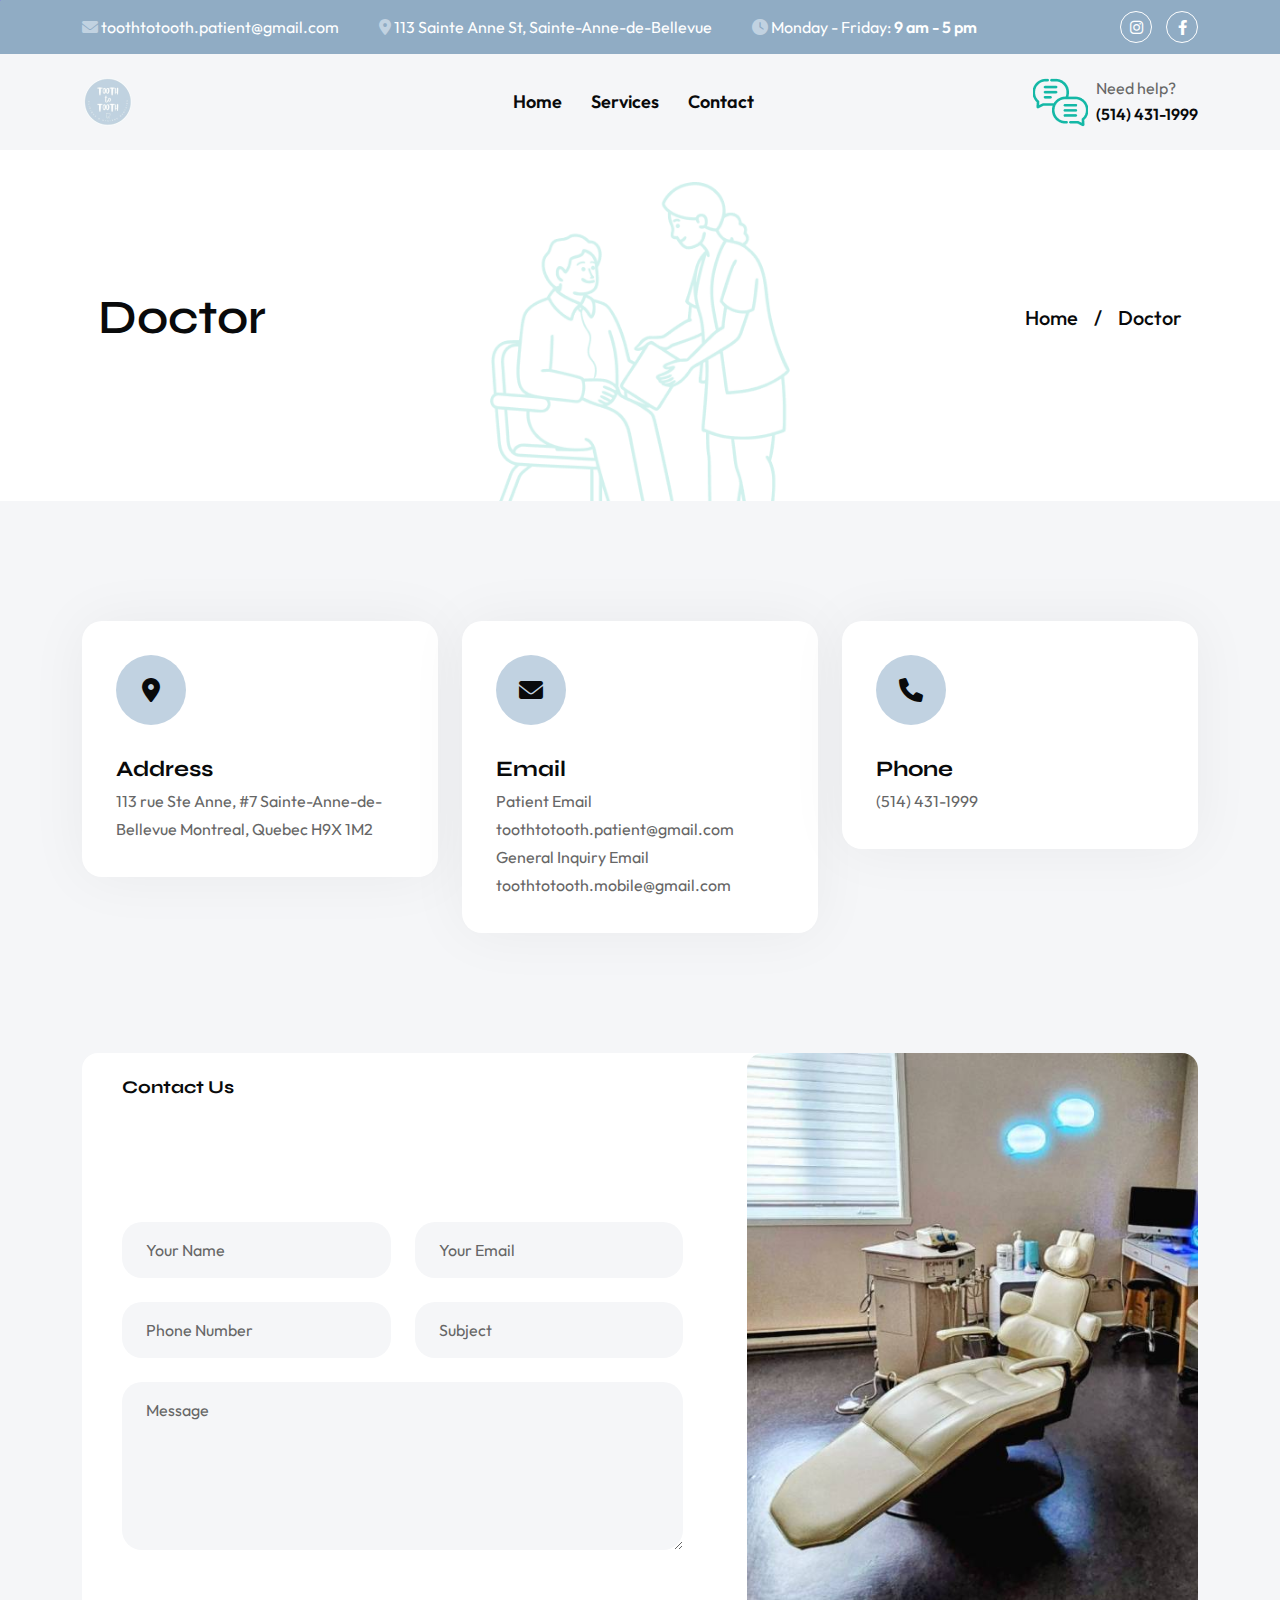
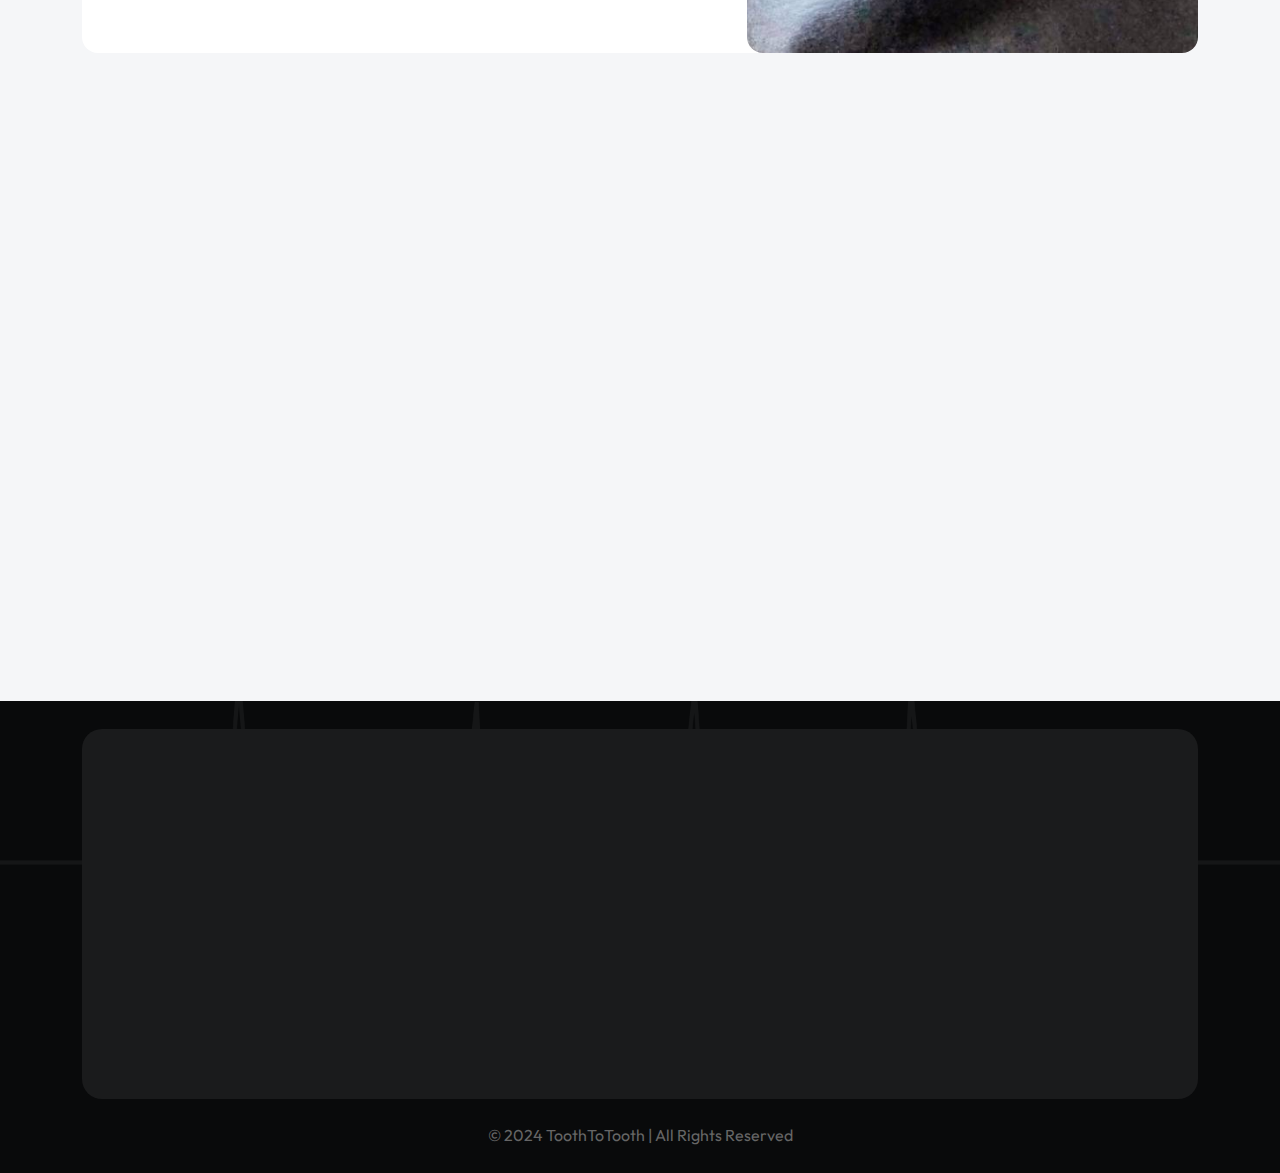
<file: contact.html>
<!DOCTYPE html>
<html lang="en">
<!--<< Header Area >>-->

<head>
    <!-- ========== Meta Tags ========== -->
    <meta charset="UTF-8">
    <meta http-equiv="X-UA-Compatible" content="IE=edge">
    <meta name="viewport" content="width=device-width, initial-scale=1">
    <meta name="author" content="authorName">
    <meta name="description" content="MediZen - Health & Medical HTML Template">
    <!-- ======== Page title ============ -->
    <title>MediZen - Health & Medical HTML Template</title>
    <!--<< Favcion >>-->
    <link rel="shortcut icon" href="assets/img/logo/favs.png">
    <!--<< Bootstrap min.css >>-->
    <link rel="stylesheet" href="assets/css/bootstrap.min.css">
    <!--<< All Min Css >>-->
    <link rel="stylesheet" href="assets/css/all.min.css">
    <!--<< Animate.css >>-->
    <link rel="stylesheet" href="assets/css/animate.css">
    <!--<< Magnific Popup.css >>-->
    <link rel="stylesheet" href="assets/css/magnific-popup.css">
    <!--<< MeanMenu.css >>-->
    <link rel="stylesheet" href="assets/css/meanmenu.css">
    <!--<< Swiper Bundle.css >>-->
    <link rel="stylesheet" href="assets/css/swiper-bundle.min.css">
    <!--<< Nice Select.css >>-->
    <link rel="stylesheet" href="assets/css/nice-select.css">
    <!--<< Main.css >>-->
    <link rel="stylesheet" href="assets/css/main.css">
</head>

<body class="body-bg">

    <!-- Preloader Start -->
    <div id="preloader" class="preloader">
        <div class="animation-preloader">
            <div class="spinner">
            </div>
            <div class="txt-loading">
                <span data-text-preloader="T" class="letters-loading">
                    T
                </span>
                <span data-text-preloader="O" class="letters-loading">
                    O
                </span>
                <span data-text-preloader="O" class="letters-loading">
                    O
                </span>
                <span data-text-preloader="T" class="letters-loading">
                    T
                </span>
                <span data-text-preloader="H" class="letters-loading">
                    H
                </span>
            </div>
            <p class="text-center">Loading</p>
        </div>
        <div class="loader">
            <div class="row">
                <div class="col-3 loader-section section-left">
                    <div class="bg"></div>
                </div>
                <div class="col-3 loader-section section-left">
                    <div class="bg"></div>
                </div>
                <div class="col-3 loader-section section-right">
                    <div class="bg"></div>
                </div>
                <div class="col-3 loader-section section-right">
                    <div class="bg"></div>
                </div>
            </div>
        </div>
    </div>

    <!-- Start Cursor Pointer -->
    <div class="mouse-follower">
        <span class="cursor-outline"></span>
        <span class="cursor-dot"></span>
    </div>
    <!-- End Cursor Pointer -->

    <!-- Header Top Section Start -->
    <div class="header-top-section d-lg-block d-none overflow-hidden">
        <div class="container">
            <div class="header-top-wrapper">
                <ul class="contact-list">
                    <li>
                        <i class="fa-solid fa-envelope p1-clr"></i>
                        <a href="toothtotooth.patient@gmail.com" class="link">toothtotooth.patient@gmail.com</a>
                    </li>
                    <li>
                        <i class="fa-solid fa-location-dot p1-clr"></i>
                        <a href="#" class="link">113 Sainte Anne St, Sainte-Anne-de-Bellevue</a>
                    </li>
                    <li>
                        <i class="fa-solid fa-clock p1-clr"></i>
                        <a href="#" class="link">Monday - Friday: <span class="fw_600">9 am - 5 pm</span></a>
                    </li>
                </ul>
                <div class="social-wrapper d-flex align-items-center">
                    <a href="https://www.instagram.com/toothtotoothmobile/" class=" black"><i class="fab fa-instagram"></i></a>
                    <a href="https://www.facebook.com/toothtotooth.mobile/" class=" black"><i class="fab fa-facebook-f"></i></a>

                </div>
            </div>
        </div>
    </div>

    <!-- Offcanvas Area Start -->
    <div class="fix-area">
        <div class="offcanvas__info">
            <div class="offcanvas__wrapper">
                <div class="offcanvas__content">
                    <div class="offcanvas__top mb-4 d-flex justify-content-between align-items-center">
                        <div class="offcanvas__logo">
                            <a href="index.html">
                                <img src="assets/img/logo/logo.png" alt="logo-img">
                            </a>
                        </div>
                        <div class="offcanvas__close">
                            <button>
                                <i class="fas fa-times"></i>
                            </button>
                        </div>
                    </div>
                    <div class="mobile-menu fix mb-3"></div>
                    <div class="offcanvas__contact">
                        <h4>Contact Info</h4>
                        <ul>
                            <li class="d-flex align-items-center">
                                <div class="offcanvas__contact-icon">
                                    <i class="fal fa-map-marker-alt"></i>
                                </div>
                                <div class="offcanvas__contact-text">
                                    <a target="_blank" href="#">113 Sainte Anne St, Sainte-Anne-de-Bellevue</a>
                                </div>
                            </li>
                            <li class="d-flex align-items-center">
                                <div class="offcanvas__contact-icon mr-15">
                                    <i class="fal fa-envelope"></i>
                                </div>
                                <div class="offcanvas__contact-text">
                                    <a href="mailto:toothtotooth.patient@gmail.com"><span
                                            class="mailto:toothtotooth.patient@gmail.com">toothtotooth.patient@gmail.com</span></a>
                                </div>
                            </li>
                            <li class="d-flex align-items-center">
                                <div class="offcanvas__contact-icon mr-15">
                                    <i class="fal fa-clock"></i>
                                </div>
                                <div class="offcanvas__contact-text">
                                    <a target="_blank" href="#">Monday - Friday: 9 am - 5 pm</a>
                                </div>
                            </li>
                            <li class="d-flex align-items-center">
                                <div class="offcanvas__contact-icon mr-15">
                                    <i class="far fa-phone"></i>
                                </div>
                                <div class="offcanvas__contact-text">
                                    <a href="tel:+15144311999" class="d-block">(514) 431-1999</a>
                                </div>
                            </li>
                        </ul>
                        <div class="social-icon d-flex align-items-center">
                            <a href="https://www.facebook.com/toothtotooth.mobile/"><i class="fab fa-facebook-f"></i></a>
                            <a href="https://www.instagram.com/toothtotoothmobile/"><i class="fab fa-instagram"></i></a>
                        </div>
                    </div>
                </div>
            </div>
        </div>
    </div>
    <div class="offcanvas__overlay"></div>

    <!-- Header Section Start -->
    <header id="header-sticky" class="header-1 header-style2">
        <div class="container">
            <div class="mega-menu-wrapper">
                <div class="header-main style-2">
                    <div class="header-left">
                        <div class="logo">
                            <a href="index.html" class="header-logo">
                                <img src="assets/img/logo/logo.png" alt="logo-img">
                            </a>
                        </div>
                    </div>
                    <div class="header-right d-flex justify-content-end align-items-center">
                        <div class="mean__menu-wrapper">
                            <div class="main-menu">
                                <nav id="mobile-menu">
                                    <ul>
                                        <li>
                                            <a href="index.html">Home</a>
                                        </li>
                                        <li>
                                            <a href="service.html">Services</a>
                                        </li>
                                        <li>
                                            <a href="contact.html">Contact</a>
                                        </li>
                                    </ul>
                                </nav>
                            </div>
                        </div>
                        <div class="header__hamburger d-xl-none my-auto">
                            <div class="sidebar__toggle">
                                <img src="assets/img/icon/menu.png" alt="icon">
                            </div>
                        </div>
                    </div>
                    <a href="contact.html" class="header-help d-lg-flex d-none align-items-center gap-xxl-3 gap-2">
                        <img src="assets/img/icon/chat-icon.png" alt="cion">
                        <span class="cont">
                            <span class="pra d-block">Need help?</span>
                            <span class="black fw_600">(514) 431-1999</span>
                        </span>
                    </a>
                </div>
            </div>
        </div>
    </header>

    <!-- Banner Section Start -->
    <section class="breadcrumb-section position-relative fix">
        <div class="container">
            <div
                class="bread-content px-3 d-flex flex-wrap gap-3 align-items-center justify-content-md-between justify-content-center">
                <h2 class="black">Doctor</h2>
                <ul class="d-flex align-items-center gap-3">
                    <li>
                        <a href="index.html">Home</a>
                    </li>
                    <li>/</li>
                    <li>Doctor</li>
                </ul>
            </div>
        </div>
        <!-- Bread Ele -->
        <img src="assets/img/about/breadcrumnd-shap.png" alt="img" class="bread-ele">
    </section>
    <!-- Banner Section Start -->

    <!-- Contact Section Start -->
    <section class="contact-section section-padding fix">
        <div class="container">
            <div class="space-bottom">
                <div class="row g-xl-6 g-4 contact-info-area">
                    <div class="col-lg-4 col-md-6 col-sm-6">
                        <div class="contact-info wow fadeInUp" data-wow-delay="0.6s">
                            <div class="icon"><i class="fa-solid fa-location-dot"></i></div>
                            <div class="cont">
                                <h4 class="fw-bold black d-block mb-1">Address</h4>
                                <a href="mailto:Company@mail.com" class="pra fs-seven">113 rue Ste Anne, #7
                                    Sainte-Anne-de-Bellevue
                                    Montreal, Quebec
                                    H9X 1M2</a>
                            </div>
                        </div>
                    </div>
                    <div class="col-lg-4 col-md-6 col-sm-6">
                        <div class="contact-info wow fadeInUp" data-wow-delay="0.6s">
                            <div class="icon"><i class="fa-solid fa-envelope"></i></div>
                            <div class="cont">
                                <h4 class="fw-bold black d-block mb-1">Email</h4>
                                <a href="mailto:toothtotooth.patient@gmail.com" class="pra fs-seven">
                                    Patient Email<br>
                                    toothtotooth.patient@gmail.com <br>
                                    General Inquiry Email<br>
                                    toothtotooth.mobile@gmail.com
                                </a>
                            </div>
                        </div>
                    </div>
                    <div class="col-lg-4 col-md-6 col-sm-6">
                        <div class="contact-info wow fadeInUp" data-wow-delay="0.6s">
                            <div class="icon"><i class="fa-solid fa-phone"></i></div>
                            <div class="cont">
                                <h4 class="fw-bold black d-block mb-1">Phone</h4>
                                <a href="tel:+15144311999" class="pra fs-seven">
                                    (514) 431-1999
                                </a>
                            </div>
                        </div>
                    </div>
                </div>
            </div>
            <div class="contact-wrapper-anys white-bg rounded-4">
                <div class="row g-6 align-items-center justify-content-between">
                    <div class="col-lg-7">
                        <form action="#" class="appoentment-forms py-xl-0 py-6 px-xl-10 px-6">
                            <div class="section-title mb-60">
                                <span class="black fw_700 fs-six d-block mb-3 heading-font">Contact Us</span>
                                <h2 class="wow fadeInUp black visible-slowly-right" data-wow-delay=".3s">
                                    Get an
                                    <span class="position-relative z-1">
                                        Appiontment
                                        <img src="assets/img/element/title-badge1.png" alt="img"
                                            class="title-badge1 d-md-block d-none w-100">
                                    </span>
                                </h2>
                            </div>
                            <div class="row g-lg-4 g-3">
                                <div class="col-lg-6">
                                    <input type="text" placeholder="Your Name">
                                </div>
                                <div class="col-lg-6">
                                    <input type="email" placeholder="Your Email">
                                </div>
                                <div class="col-lg-6">
                                    <input type="text" placeholder="Phone Number">
                                </div>
                                <div class="col-lg-6">
                                    <input type="text" placeholder="Subject">
                                </div>
                                <div class="col-lg-12">
                                    <textarea name="message" placeholder="Message" rows="5"></textarea>
                                </div>
                                <div class="col-lg-12">
                                    <button type="button"
                                        class="common-btn box-style p2-bg w-100 text-nowrap d-inline-flex justify-content-center align-items-center gap-xxl-2 gap-2 fs18 fw-semibold white overflow-hidden rounded100 wow fadeInRight"
                                        data-wow-delay="0.8s">
                                        Book An Appiontment
                                        <img src="assets/img/icon/arrow-right-white.png" alt="icon">
                                    </button>
                                </div>
                            </div>
                        </form>
                    </div>
                    <div class="col-lg-5">
                        <div class="contact-thumb w-100">
                            <img src="assets/img/choose/contact-thumb.jpg" alt="img" class="rounded-4 w-100">
                        </div>
                    </div>
                </div>
            </div>
        </div>
    </section>

    <!-- Map -->
    <div class="space-bottom">
        <div class="map-area">
            <div class="container">
                <iframe
                    src="https://www.google.com/maps/embed?pb=!1m18!1m12!1m3!1d2801.263223078979!2d-73.95511022327541!3d45.40403137107314!2m3!1f0!2f0!3f0!3m2!1i1024!2i768!4f13.1!3m3!1m2!1s0x4cc9479da1af785f%3A0x1e0119c75c62f7de!2sTooth%20to%20Tooth%20-%20Clinique%20Mobile%20d&#39;Hygi%C3%A8ne%20Dentaire!5e0!3m2!1sen!2sca!4v1730606768353!5m2!1sen!2sca"
                    style="border:0;" allowfullscreen="" loading="lazy"
                    referrerpolicy="no-referrer-when-downgrade"></iframe>
            </div>
        </div>
    </div>
    <!-- Map -->

    <!--<< Footer Section Start >>-->
       <!--<< Footer Section Start >>-->
       <footer class="footer-section z-1 position-relative blackbg fix">
        <div class="container">
            <br>
            <div class="footer-space">
                <div class="footer-widgets-wrapper">
                    <div class="row g-4 justify-content-between">
                        <div class="col-lg-3 col-md-6 col-sm-7">
                            <div class="single-footer-widget wow fadeInUp" data-wow-delay="0.4s">
                                <div class="widget-head">
                                    <a href="index.html">
                                        <img src="assets/img/logo/logo-white.png" alt="logo-img">
                                    </a>
                                </div>
                                <div class="footer-content">
                                    <p class="pra2">
                                        Medical services are an essential part of our lives, offering care and treatment
                                        for various health conditions
                                    </p>
                                    <div class="social-wrapper d-flex align-items-center">
                                        <a href="https://www.facebook.com/toothtotooth.mobile/" class=" black"><i class="fab fa-facebook-f"></i></a>
                                        <a href="https://www.instagram.com/toothtotoothmobile/" class=" black"><i class="fab fa-instagram"></i></a>
                                    </div>
                                </div>
                            </div>
                        </div>
                        <div class="col-lg-3 col-md-6 col-sm-5 d-flex justify-content-lg-center">
                            <div class="single-footer-widget wow fadeInUp" data-wow-delay="0.6s">
                                <div class="widget-head">
                                    <h4 class="white fw_600">Page</h4>
                                </div>
                                <ul class="list-area">
                                    <li>
                                        <a href="index.html">
                                            Home
                                        </a>
                                    </li>
                                    <li>
                                        <a href="service.html">
                                            Services
                                        </a>
                                    </li>
                                    <li>
                                        <a href="contact.html">
                                            Contact
                                        </a>
                                    </li>
                                </ul>
                            </div>
                        </div>
                        <div class="col-lg-3 col-md-6 col-sm-5 d-flex justify-content-lg-center">
                            <div class="single-footer-widget wow fadeInUp" data-wow-delay="0.7s">
                                <div class="widget-head">
                                    <h4 class="white">Contact</h4>
                                </div>
                                <ul class="footer-info d-flex flex-column gpa-xxl-4 gap-3">
                                    <li class="d-flex align-items-center gap-xl-3 gap-2">
                                        <span class="icon d-center"><i class="fa-solid fa-location-dot"></i></span>
                                        <div class="cont">
                                            <span class="pra fs-seven d-block">Address</span>
                                            <a href="javascript:void(0)" class="fs-six fw_500 white sub-font">113 Sainte Anne St, Sainte-Anne-de-Bellevue</a>
                                        </div>
                                    </li>
                                    <li class="d-flex align-items-center gap-xl-3 gap-2">
                                        <span class="icon d-center"><i class="fa-solid fa-phone"></i></span>
                                        <div class="cont">
                                            <span class="pra fs-seven d-block">Phone Number</span>
                                            <a href="javascript:void(0)" class="fs-six fw_500 white sub-font">(514) 431-1999</a>
                                        </div>
                                    </li>
                                    <li class="d-flex align-items-center gap-xl-3 gap-2">
                                        <span class="icon d-center"><i class="fa-solid fa-envelope"></i></span>
                                        <div class="cont">
                                            <span class="pra fs-seven d-block">Email</span>
                                            <a href="emailto:toothtotooth.patient@gmail.com"
                                                class="fs-six fw_500 white sub-font">toothtotooth.patient@gmail.com</a>
                                        </div>
                                    </li>
                                </ul>
                            </div>
                        </div>
                    </div>
                </div>
            </div>
        </div>
        <div class="footer-bottom text-center">
            <div class="container">
                <p class="body-font text-center py-4">
                    &copy; 2024 ToothToTooth | All Rights Reserved
                </p>
            </div>
        </div>
        <!-- Element-->
        <img src="assets/img/element/footer-element.png" alt="element" class="footer-element">
    </footer>

    <!-- Search Area Start -->
    <div class="search-wrap">
        <div class="search-inner">
            <i class="fas fa-times search-close" id="search-close"></i>
            <div class="search-cell">
                <form method="get">
                    <div class="search-field-holder">
                        <input type="search" class="main-search-input" placeholder="Search...">
                    </div>
                </form>
            </div>
        </div>
    </div>

    <!--<< All JS Plugins >>-->
    <script src="assets/js/jquery-3.7.1.min.js"></script>
    <!--<< Viewport Js >>-->
    <script src="assets/js/viewport.jquery.js"></script>
    <!--<< Bootstrap Js >>-->
    <script src="assets/js/bootstrap.bundle.min.js"></script>
    <!--<< Nice Select Js >>-->
    <script src="assets/js/jquery.nice-select.min.js"></script>
    <!--<< Waypoints Js >>-->
    <script src="assets/js/jquery.waypoints.js"></script>
    <!--<< Counterup Js >>-->
    <script src="assets/js/jquery.counterup.min.js"></script>
    <!--<< Swiper Slider Js >>-->
    <script src="assets/js/swiper-bundle.min.js"></script>
    <!--<< MeanMenu Js >>-->
    <script src="assets/js/jquery.meanmenu.min.js"></script>
    <!--<< Magnific Popup Js >>-->
    <script src="assets/js/jquery.magnific-popup.min.js"></script>
    <!--<< Wow Animation Js >>-->
    <script src="assets/js/wow.min.js"></script>
    <!--<< Gsap Js >>-->
    <script src="assets/js/gsap.min.js"></script>
    <!--<< Lenis Js >>-->
    <script src="assets/js/lenis.min.js"></script>
    <!--<< ScrollSmoother Js >>-->
    <script src="assets/js/scrollSmoother.js"></script>
    <!--<< ScrollTrigger Js >>-->
    <script src="assets/js/ScrollTrigger.min.js"></script>
    <!--<< Spalit Text Js >>-->
    <script src="assets/js/spilitext-gsap.js"></script>
    <!--<< Valina Tilt Js >>-->
    <script src="assets/js/vanilla-tilt.min.js"></script>
    <!--<< Main.js >>-->
    <script src="assets/js/main.js"></script>
</body>

</html>
</file>
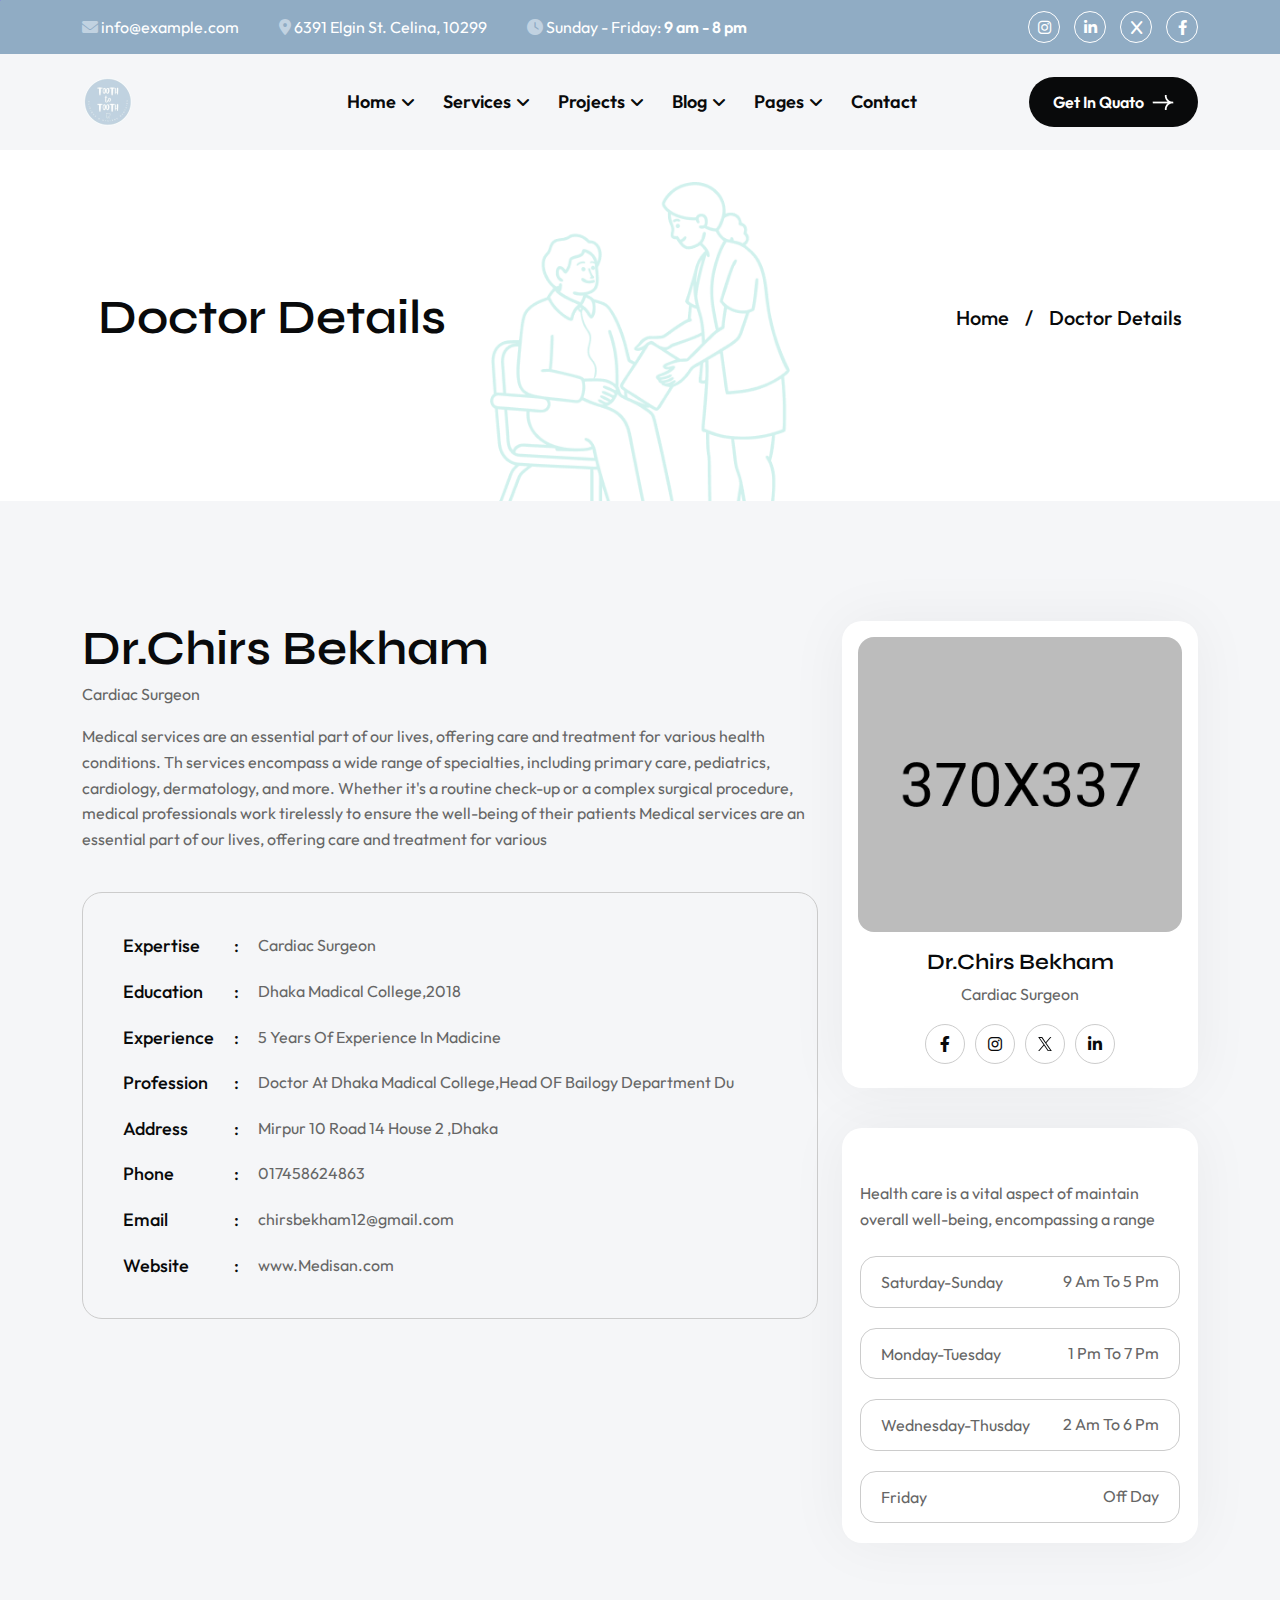
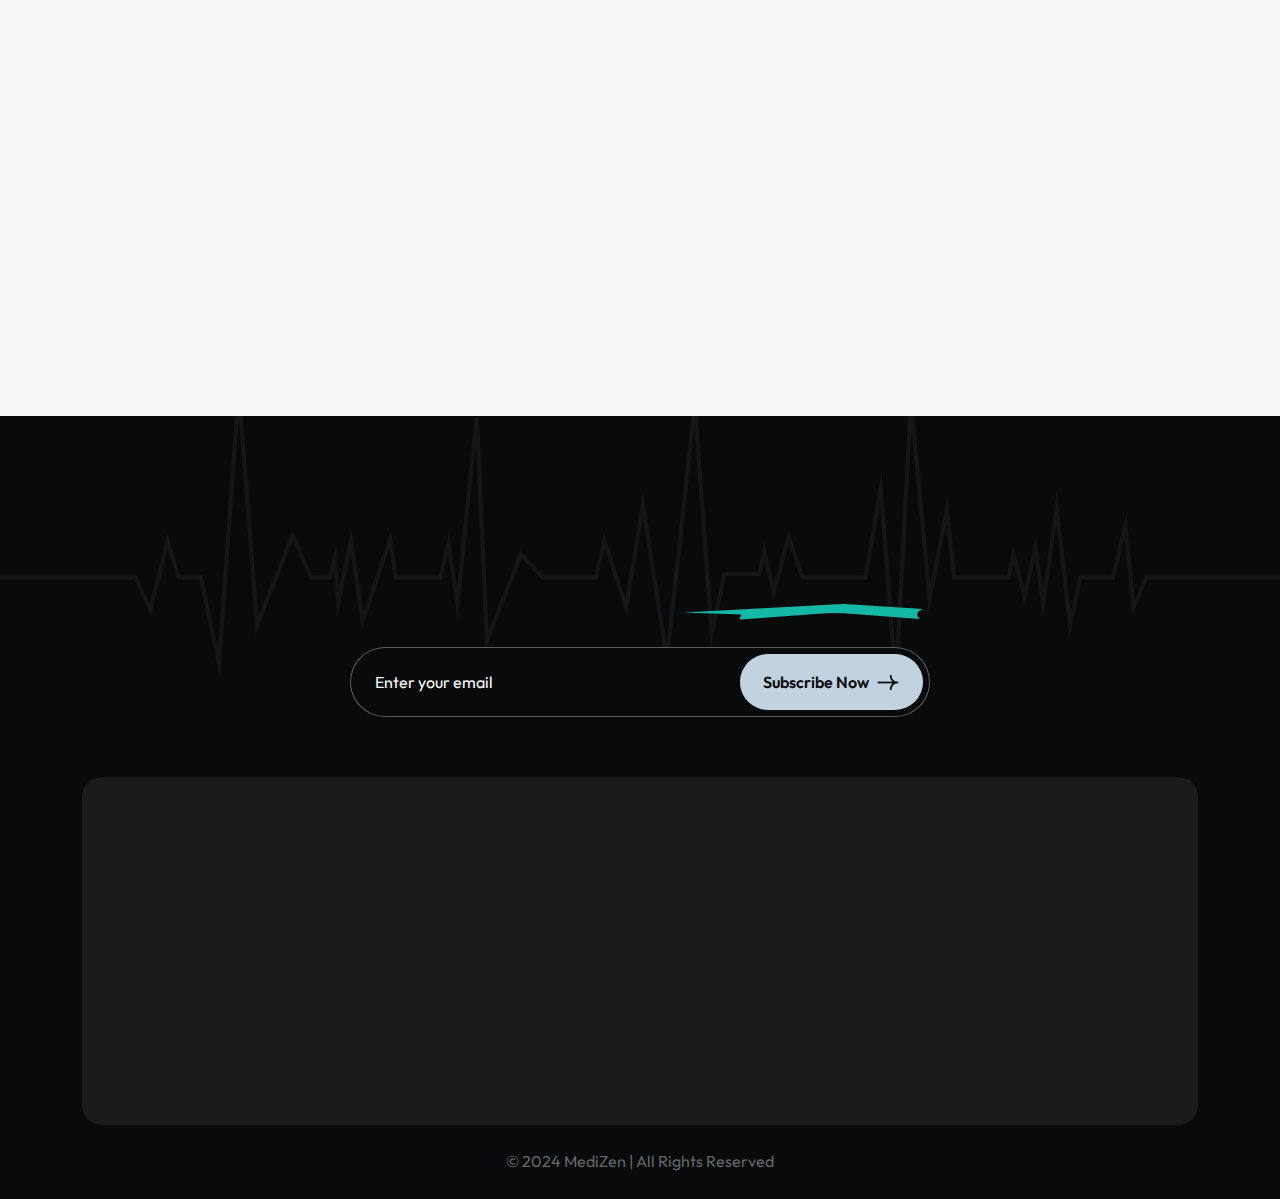
<file: doctor-details.html>
<!DOCTYPE html>
<html lang="en">
<!--<< Header Area >>-->

<head>
    <!-- ========== Meta Tags ========== -->
    <meta charset="UTF-8">
    <meta http-equiv="X-UA-Compatible" content="IE=edge">
    <meta name="viewport" content="width=device-width, initial-scale=1">
    <meta name="author" content="authorName">
    <meta name="description" content="MediZen - Health & Medical HTML Template">
    <!-- ======== Page title ============ -->
    <title>MediZen - Health & Medical HTML Template</title>
    <!--<< Favcion >>-->
    <link rel="shortcut icon" href="assets/img/logo/favs.png">
    <!--<< Bootstrap min.css >>-->
    <link rel="stylesheet" href="assets/css/bootstrap.min.css">
    <!--<< All Min Css >>-->
    <link rel="stylesheet" href="assets/css/all.min.css">
    <!--<< Animate.css >>-->
    <link rel="stylesheet" href="assets/css/animate.css">
    <!--<< Magnific Popup.css >>-->
    <link rel="stylesheet" href="assets/css/magnific-popup.css">
    <!--<< MeanMenu.css >>-->
    <link rel="stylesheet" href="assets/css/meanmenu.css">
    <!--<< Swiper Bundle.css >>-->
    <link rel="stylesheet" href="assets/css/swiper-bundle.min.css">
    <!--<< Nice Select.css >>-->
    <link rel="stylesheet" href="assets/css/nice-select.css">
    <!--<< Main.css >>-->
    <link rel="stylesheet" href="assets/css/main.css">
</head>

<body class="body-bg">

    <!-- Preloader Start -->
    <div id="preloader" class="preloader">
        <div class="animation-preloader">
            <div class="spinner">
            </div>
            <div class="txt-loading">
                <span data-text-preloader="M" class="letters-loading">
                    M
                </span>
                <span data-text-preloader="D" class="letters-loading">
                    D
                </span>
                <span data-text-preloader="I" class="letters-loading">
                    I
                </span>
                <span data-text-preloader="Z" class="letters-loading">
                    Z
                </span>
                <span data-text-preloader="E" class="letters-loading">
                    E
                </span>
                <span data-text-preloader="N" class="letters-loading">
                    N
                </span>
            </div>
            <p class="text-center">Loading</p>
        </div>
        <div class="loader">
            <div class="row">
                <div class="col-3 loader-section section-left">
                    <div class="bg"></div>
                </div>
                <div class="col-3 loader-section section-left">
                    <div class="bg"></div>
                </div>
                <div class="col-3 loader-section section-right">
                    <div class="bg"></div>
                </div>
                <div class="col-3 loader-section section-right">
                    <div class="bg"></div>
                </div>
            </div>
        </div>
    </div>

    <!-- Start Cursor Pointer -->
    <div class="mouse-follower">
        <span class="cursor-outline"></span>
        <span class="cursor-dot"></span>
    </div>
    <!-- End Cursor Pointer -->

    <!-- Header Top Section Start -->
    <div class="header-top-section d-lg-block d-none overflow-hidden">
        <div class="container">
            <div class="header-top-wrapper">
                <ul class="contact-list">
                    <li>
                        <i class="fa-solid fa-envelope p1-clr"></i>
                        <a href="info@example.com" class="link">info@example.com</a>
                    </li>
                    <li>
                        <i class="fa-solid fa-location-dot p1-clr"></i>
                        <a href="#" class="link">6391 Elgin St. Celina, 10299</a>
                    </li>
                    <li>
                        <i class="fa-solid fa-clock p1-clr"></i>
                        <a href="#" class="link">Sunday - Friday: <span class="fw_600">9 am - 8 pm</span></a>
                    </li>
                </ul>
                <div class="social-wrapper d-flex align-items-center">
                    <a href="#" class=" black"><i class="fab fa-instagram"></i></a>
                    <a href="#" class=" black"><i class="fa-brands fa-linkedin-in"></i></a>
                    <a href="#" class=" black"><i class="fa-brands fa-x"></i></a>
                    <a href="#" class=" black"><i class="fab fa-facebook-f"></i></a>
                </div>
            </div>
        </div>
    </div>

    <!-- Offcanvas Area Start -->
    <div class="fix-area">
        <div class="offcanvas__info">
            <div class="offcanvas__wrapper">
                <div class="offcanvas__content">
                    <div class="offcanvas__top mb-4 d-flex justify-content-between align-items-center">
                        <div class="offcanvas__logo">
                            <a href="index.html">
                                <img src="assets/img/logo/logo.png" alt="logo-img">
                            </a>
                        </div>
                        <div class="offcanvas__close">
                            <button>
                                <i class="fas fa-times"></i>
                            </button>
                        </div>
                    </div>
                    <div class="mobile-menu fix mb-3"></div>
                    <div class="offcanvas__contact">
                        <h4>Contact Info</h4>
                        <ul>
                            <li class="d-flex align-items-center">
                                <div class="offcanvas__contact-icon">
                                    <i class="fal fa-map-marker-alt"></i>
                                </div>
                                <div class="offcanvas__contact-text">
                                    <a target="_blank" href="#">Mirpur,10 Road 1 House 12 Mirpur Dhaka Bangladesh</a>
                                </div>
                            </li>
                            <li class="d-flex align-items-center">
                                <div class="offcanvas__contact-icon mr-15">
                                    <i class="fal fa-envelope"></i>
                                </div>
                                <div class="offcanvas__contact-text">
                                    <a href="mailto:info@example.com"><span
                                            class="mailto:info@example.com">info@example.com</span></a>
                                    <a href="mailto:info@example.com"><span
                                            class="mailto:info@example.com">ex@example.com</span></a>
                                </div>
                            </li>
                            <li class="d-flex align-items-center">
                                <div class="offcanvas__contact-icon mr-15">
                                    <i class="fal fa-clock"></i>
                                </div>
                                <div class="offcanvas__contact-text">
                                    <a target="_blank" href="#">Sat-friday, 02am -09pm</a>
                                </div>
                            </li>
                            <li class="d-flex align-items-center">
                                <div class="offcanvas__contact-icon mr-15">
                                    <i class="far fa-phone"></i>
                                </div>
                                <div class="offcanvas__contact-text">
                                    <a href="tel:+11002345909" class="d-block">017 5552-0127</a>
                                    <a href="tel:+11002345909">017458632718</a>
                                </div>
                            </li>
                        </ul>
                        <div class="header-button mt-4">
                            <a href="contact.html"
                                class="common-btn box-style first-box d-inline-flex justify-content-center align-items-center gap-xxl-2 gap-2 fs18 fw-semibold black overflow-hidden p1-bg rounded100">
                                Get Start
                                <i class="fa-solid fa-arrow-right"></i>
                            </a>
                        </div>
                        <div class="social-icon d-flex align-items-center">
                            <a href="#"><i class="fab fa-facebook-f"></i></a>
                            <a href="#"><i class="fab fa-twitter"></i></a>
                            <a href="#"><i class="fab fa-youtube"></i></a>
                            <a href="#"><i class="fab fa-linkedin-in"></i></a>
                        </div>
                    </div>
                </div>
            </div>
        </div>
    </div>
    <div class="offcanvas__overlay"></div>

    <!-- Header Section Start -->
    <header id="header-sticky" class="header-1 header-style2 cmn-bg">
        <div class="container">
            <div class="mega-menu-wrapper">
                <div class="header-main style-2">
                    <div class="header-left">
                        <div class="logo">
                            <a href="index.html" class="header-logo">
                                <img src="assets/img/logo/logo.png" alt="logo-img">
                            </a>
                        </div>
                    </div>
                    <div class="header-right d-flex justify-content-end align-items-center">
                        <div class="mean__menu-wrapper">
                            <div class="main-menu">
                                <nav id="mobile-menu">
                                    <ul>
                                        <li class="has-dropdown active menu-thumb">
                                            <a href="index.html">
                                                Home
                                                <i class="fas fa-angle-down"></i>
                                            </a>
                                            <ul class="submenu has-homemenu">
                                                <li>
                                                    <div class="homemenu-items">
                                                        <div class="homemenu">
                                                            <a href="index.html" class="homemenu-thumb">
                                                                <img src="assets/img/header/home-1.jpg" alt="img">
                                                                <span class="demo-button">
                                                                    <span class="theme-btn p1-bg box-style first-box">
                                                                        <span class="black">Home 01</span>
                                                                    </span>
                                                                </span>
                                                            </a>
                                                        </div>
                                                        <div class="homemenu">
                                                            <a href="index2.html" class="homemenu-thumb mb-15">
                                                                <img src="assets/img/header/home-2.jpg" alt="img">
                                                                <span class="demo-button">
                                                                    <span class="theme-btn p1-bg box-style first-box">
                                                                        <span class="black">Home 02</span>
                                                                    </span>
                                                                </span>
                                                            </a>
                                                        </div>
                                                    </div>
                                                </li>
                                            </ul>
                                        </li>
                                        <li>
                                            <a href="news.html">
                                                Services
                                                <i class="fas fa-angle-down"></i>
                                            </a>
                                            <ul class="submenu">
                                                <li><a href="service.html">Services</a></li>
                                                <li><a href="service-details.html">Services Details</a></li>
                                            </ul>
                                        </li>
                                        <li>
                                            <a href="news.html">
                                                Projects
                                                <i class="fas fa-angle-down"></i>
                                            </a>
                                            <ul class="submenu">
                                                <li><a href="project.html">Project</a></li>
                                                <li><a href="project-details.html">Project Details</a></li>
                                            </ul>
                                        </li>
                                        <li>
                                            <a href="news.html">
                                                Blog
                                                <i class="fas fa-angle-down"></i>
                                            </a>
                                            <ul class="submenu">
                                                <li><a href="blog.html">Blog</a></li>
                                                <li><a href="blog-details.html">Blog Details</a></li>
                                            </ul>
                                        </li>
                                        <li class="has-dropdown">
                                            <a href="news.html">
                                                Pages
                                                <i class="fas fa-angle-down"></i>
                                            </a>
                                            <ul class="submenu">
                                                <li><a href="about.html">About Us</a></li>
                                                <li><a href="doctor.html">Doctor</a></li>
                                                <li><a href="doctor-details.html">Doctor Details</a></li>
                                                <li><a href="pricing.html">Pricing</a></li>
                                            </ul>
                                        </li>
                                        <li>
                                            <a href="contact.html">Contact</a>
                                        </li>
                                    </ul>
                                </nav>
                            </div>
                        </div>
                        <a href="#0" class="search-trigger search-icon d-xl-none d-block"><i
                                class="fal fa-search"></i></a>
                        <div class="header__hamburger d-xl-none my-auto">
                            <div class="sidebar__toggle">
                                <img src="assets/img/icon/menu.png" alt="icon">
                            </div>
                        </div>
                    </div>
                    <a href="contact.html"
                        class="common-btn box-style first-box d-sm-inline-flex d-none justify-content-center align-items-center gap-xxl-2 gap-2 fs18 fw-semibold white overflow-hidden blackbg rounded100"
                        data-wow-delay="0.8s">
                        Get In Quato
                        <img src="assets/img/icon/arrow-right-white.png" alt="icon">
                    </a>
                </div>
            </div>
        </div>
    </header>

    <!-- Banner Section Start -->
    <section class="breadcrumb-section position-relative fix">
        <div class="container">
            <div
                class="bread-content px-3 d-flex flex-wrap gap-3 align-items-center justify-content-md-between justify-content-center">
                <h2 class="black">Doctor Details</h2>
                <ul class="d-flex align-items-center gap-3">
                    <li>
                        <a href="index.html">Home</a>
                    </li>
                    <li>/</li>
                    <li>Doctor Details</li>
                </ul>
            </div>
        </div>
        <!-- Bread Ele -->
        <img src="assets/img/about/breadcrumnd-shap.png" alt="img" class="bread-ele">
    </section>
    <!-- Banner Section Start -->

    <!-- doctor Section Start-->
    <section class="doctor-details-section section-padding">
        <div class="container">
            <div class="row g-4">
                <div class="col-lg-8">
                    <div class="doctor-details-wraping">
                        <div class="mb-40">
                            <h2 class="black mb-1">Dr.Chirs Bekham</h2>
                            <span class="pra">Cardiac Surgeon</span>
                            <p class="pt-xl-3 pt-2">
                                Medical services are an essential part of our lives, offering care and treatment for
                                various health conditions. Th
                                services encompass a wide range of specialties, including primary care, pediatrics,
                                cardiology, dermatology, and more.
                                Whether it's a routine check-up or a complex surgical procedure, medical professionals
                                work tirelessly to ensure the
                                well-being of their patients Medical services are an essential part of our lives,
                                offering care and treatment for
                                various
                            </p>
                        </div>
                        <ul class="doctor-professional mb-40">
                            <li class="d-flex align-items-center">
                                <span class="names">Expertise</span>
                                <span class="pra">Cardiac Surgeon</span>
                            </li>
                            <li class="d-flex align-items-center">
                                <span class="names">Education</span>
                                <span class="pra">Dhaka Madical College,2018</span>
                            </li>
                            <li class="d-flex align-items-center">
                                <span class="names">Experience</span>
                                <span class="pra">5 Years Of Experience In Madicine</span>
                            </li>
                            <li class="d-flex align-items-center">
                                <span class="names">Profession</span>
                                <span class="pra">Doctor At Dhaka Madical College,Head OF Bailogy Department Du</span>
                            </li>
                            <li class="d-flex align-items-center">
                                <span class="names">Address</span>
                                <span class="pra">Mirpur 10 Road 14 House 2 ,Dhaka</span>
                            </li>
                            <li class="d-flex align-items-center">
                                <span class="names">Phone</span>
                                <span class="pra">017458624863</span>
                            </li>
                            <li class="d-flex align-items-center">
                                <span class="names">Email</span>
                                <span class="pra">chirsbekham12@gmail.com</span>
                            </li>
                            <li class="d-flex align-items-center">
                                <span class="names">Website</span>
                                <span class="pra">www.Medisan.com</span>
                            </li>
                        </ul>
                        <form action="#" class="contact-forms blog-form wow fadeInUp" data-wow-delay="0.6s">
                            <h4 class="black mb-xl-4 mb-3">Write Your Message</h4>
                            <div class="row g-lg-4 g-3">
                                <div class="col-lg-12">
                                    <textarea name="message" placeholder="Message here.." rows="5"></textarea>
                                </div>
                                <div class="col-lg-6">
                                    <input type="text" placeholder="Your Name" class="rounded-5">
                                </div>
                                <div class="col-lg-6">
                                    <input type="email" placeholder="Your Email" class="rounded-5">
                                </div>
                                <div class="col-lg-6">
                                    <input type="text" placeholder="Phone Number" class="rounded-5">
                                </div>
                                <div class="col-lg-6">
                                    <select name="doctor-appoinment">
                                        <option value="1">Choose a Option</option>
                                        <option value="2">2:10 am</option>
                                        <option value="3">3:10 am</option>
                                        <option value="4">10:10 pm</option>
                                        <option value="4">8:10 am</option>
                                    </select>
                                </div>
                                <div class="col-lg-12 mt-4">
                                    <button
                                        class="common-btn box-style first-box d-inline-flex justify-content-center align-items-center gap-xxl-2 gap-2 fs18 fw-semibold text-white overflow-hidden p2-bg rounded-5 wow fadeInRight"
                                        data-wow-delay="0.8s">
                                        Book An Appiontment
                                        <img src="assets/img/icon/arrow-right-white.png" alt="icon">
                                    </button>
                                </div>
                            </div>
                        </form>
                    </div>
                </div>
                <div class="col-lg-4">
                    <div class="blog-details-right">
                        <div class="details-common pt-3 px-3 pb-4">
                            <div class="thumb rounded-circle m-auto w-100">
                                <img src="assets/img/choose/doctor-details.jpg" alt="img" class="rounded-4 w-100">
                            </div>
                            <div class="cont mt-xl-3 mt-2 text-center mb-3">
                                <h4 class="black mb-1">Dr.Chirs Bekham</h4>
                                <span class="pra">Cardiac Surgeon</span>
                            </div>
                            <div class="social-wrapper d-flex justify-content-center align-items-center">
                                <a href="#" class=" black"><i class="fab fa-facebook-f"></i></a>
                                <a href="#" class=" black"><i class="fab fa-instagram"></i></a>
                                <a href="#" class=" black">
                                    <svg width="14" height="14" viewBox="0 0 14 14" fill="none"
                                        xmlns="http://www.w3.org/2000/svg">
                                        <g clip-path="url(#clip0_5855_218)">
                                            <path
                                                d="M8.30314 5.92804L13.4029 0H12.1944L7.7663 5.14724L4.22958 0H0.150391L5.4986 7.78354L0.150391 14H1.35894L6.03514 8.56434L9.77017 14H13.8494L8.30284 5.92804H8.30314ZM6.64787 7.85211L6.10598 7.07705L1.79439 0.909771H3.65065L7.13015 5.88696L7.67204 6.66202L12.195 13.1316H10.3387L6.64787 7.85241V7.85211Z"
                                                fill="#090A0B" />
                                        </g>
                                        <defs>
                                            <clipPath id="clip0_5855_218">
                                                <rect width="14" height="14" fill="white" />
                                            </clipPath>
                                        </defs>
                                    </svg>
                                </a>
                                <a href="#" class=" black"><i class="fa-brands fa-linkedin-in"></i></a>
                            </div>
                        </div>
                        <div class="details-common category-service">
                            <div class="mb-4">
                                <h4 class="black d-flex align-items-center gap-2 mb-1 fw_700 visible-slowly-right">
                                    Schedule
                                </h4>
                                <p class="pra">
                                    Health care is a vital aspect of maintain overall well-being, encompassing a range
                                </p>
                            </div>
                            <ul class="cates">
                                <li>
                                    <a href="javascript:void(0)"
                                        class="d-flex align-items-center justify-content-between rounded-4 fs-five black">
                                        <span class="pra fs-seven">
                                            Saturday-Sunday
                                        </span>
                                        <span class="just-serial">9 Am To 5 Pm</span>
                                    </a>
                                </li>
                                <li>
                                    <a href="javascript:void(0)"
                                        class="d-flex align-items-center justify-content-between rounded-4 fs-five black">
                                        <span class="pra fs-seven">
                                            Monday-Tuesday
                                        </span>
                                        <span class="just-serial">1 Pm To 7 Pm</span>
                                    </a>
                                </li>
                                <li>
                                    <a href="javascript:void(0)"
                                        class="d-flex align-items-center justify-content-between rounded-4 fs-five black">
                                        <span class="pra fs-seven">
                                            Wednesday-Thusday
                                        </span>
                                        <span class="just-serial">2 Am To 6 Pm</span>
                                    </a>
                                </li>
                                <li>
                                    <a href="javascript:void(0)"
                                        class="d-flex align-items-center justify-content-between rounded-4 fs-five black">
                                        <span class="pra fs-seven">
                                            Friday
                                        </span>
                                        <span class="just-serial">Off Day</span>
                                    </a>
                                </li>
                            </ul>
                        </div>
                    </div>
                </div>
            </div>
        </div>
    </section>

    <!--<< Footer Section Start >>-->
    <footer class="footer-section z-1 position-relative blackbg fix">
        <div class="container">
            <div class="footer-newsletter">
                <h2 class="fw_600 white visible-slowly-right position-relative mb-40">
                    Ready To Turn Dreams Into Reality Subscribe to Our Newsletter
                    <!-- Element -->
                    <img src="assets/img/element/newsletter-element.png" alt="element" class="newsletter-element">
                </h2>
                <form action="#" class="form-cmn-style1">
                    <input type="text" placeholder="Enter your email">
                    <button type="button"
                        class="common-btn text-nowrap box-style py-3 first-box d-inline-flex justify-content-center align-items-center fs-seven fw_600 gap-xxl-2 gap-2 fs18 fw-semibold black overflow-hidden p1-bg rounded-5">
                        Subscribe Now
                        <img src="assets/img/icon/arrow-right-black.png" alt="icon">
                    </button>
                </form>
            </div>
            <div class="footer-space">
                <div class="footer-widgets-wrapper">
                    <div class="row g-4 justify-content-between">
                        <div class="col-lg-3 col-md-6 col-sm-7">
                            <div class="single-footer-widget wow fadeInUp" data-wow-delay="0.4s">
                                <div class="widget-head">
                                    <a href="index.html">
                                        <img src="assets/img/logo/logo-white.png" alt="logo-img">
                                    </a>
                                </div>
                                <div class="footer-content">
                                    <p class="pra2">
                                        Medical services are an essential part of our lives, offering care and treatment
                                        for various health conditions
                                    </p>
                                    <div class="social-wrapper d-flex align-items-center">
                                        <a href="#" class=" black"><i class="fab fa-facebook-f"></i></a>
                                        <a href="#" class=" black"><i class="fa-brands fa-linkedin-in"></i></a>
                                        <a href="#" class=" black"><i class="fab fa-instagram"></i></a>
                                        <a href="#" class=" black"><i class="fa-brands fa-x"></i></a>
                                    </div>
                                </div>
                            </div>
                        </div>
                        <div class="col-lg-3 col-md-6 col-sm-5 d-flex justify-content-lg-center">
                            <div class="single-footer-widget wow fadeInUp" data-wow-delay="0.6s">
                                <div class="widget-head">
                                    <h4 class="white fw_600">Page</h4>
                                </div>
                                <ul class="list-area">
                                    <li>
                                        <a href="about.html">
                                            About Us
                                        </a>
                                    </li>
                                    <li>
                                        <a href="service.html">
                                            Services
                                        </a>
                                    </li>
                                    <li>
                                        <a href="contact.html">
                                            Why Chose Us
                                        </a>
                                    </li>
                                    <li>
                                        <a href="doctor.html">
                                            Doctors
                                        </a>
                                    </li>
                                    <li>
                                        <a href="blog-details.html">
                                            Blog And News
                                        </a>
                                    </li>
                                </ul>
                            </div>
                        </div>
                        <div class="col-lg-3 col-md-6 col-sm-6 d-flex justify-content-lg-center">
                            <div class="single-footer-widget wow fadeInUp" data-wow-delay="0.6s">
                                <div class="widget-head">
                                    <h4 class="white fw_600">Link</h4>
                                </div>
                                <ul class="list-area">
                                    <li>
                                        <a href="contact.html">
                                            Trems & Condition
                                        </a>
                                    </li>
                                    <li>
                                        <a href="contact.html">
                                            Privacy Policy
                                        </a>
                                    </li>
                                    <li>
                                        <a href="contact.html">
                                            Contact Us
                                        </a>
                                    </li>
                                    <li>
                                        <a href="contact.html">
                                            Treams Of Use
                                        </a>
                                    </li>
                                </ul>
                            </div>
                        </div>
                        <div class="col-lg-3 col-md-6 col-sm-5 d-flex justify-content-lg-center">
                            <div class="single-footer-widget wow fadeInUp" data-wow-delay="0.7s">
                                <div class="widget-head">
                                    <h4 class="white">Contact</h4>
                                </div>
                                <ul class="footer-info d-flex flex-column gpa-xxl-4 gap-3">
                                    <li class="d-flex align-items-center gap-xl-3 gap-2">
                                        <span class="icon d-center"><i class="fa-solid fa-location-dot"></i></span>
                                        <div class="cont">
                                            <span class="pra fs-seven d-block">Address</span>
                                            <a href="javascript:void(0)" class="fs-six fw_500 white sub-font">66
                                                Broklyant,India</a>
                                        </div>
                                    </li>
                                    <li class="d-flex align-items-center gap-xl-3 gap-2">
                                        <span class="icon d-center"><i class="fa-solid fa-phone"></i></span>
                                        <div class="cont">
                                            <span class="pra fs-seven d-block">Phone Number</span>
                                            <a href="javascript:void(0)" class="fs-six fw_500 white sub-font">012 345
                                                678 9101</a>
                                        </div>
                                    </li>
                                    <li class="d-flex align-items-center gap-xl-3 gap-2">
                                        <span class="icon d-center"><i class="fa-solid fa-envelope"></i></span>
                                        <div class="cont">
                                            <span class="pra fs-seven d-block">Email</span>
                                            <a href="javascript:void(0)"
                                                class="fs-six fw_500 white sub-font">abcd@gmail.com</a>
                                        </div>
                                    </li>
                                </ul>
                            </div>
                        </div>
                    </div>
                </div>
            </div>
        </div>
        <div class="footer-bottom text-center">
            <div class="container">
                <p class="body-font text-center py-4">
                    &copy; 2024 MediZen | All Rights Reserved
                </p>
            </div>
        </div>
        <!-- Element-->
        <img src="assets/img/element/footer-element.png" alt="element" class="footer-element">
    </footer>

    <!-- Search Area Start -->
    <div class="search-wrap">
        <div class="search-inner">
            <i class="fas fa-times search-close" id="search-close"></i>
            <div class="search-cell">
                <form method="get">
                    <div class="search-field-holder">
                        <input type="search" class="main-search-input" placeholder="Search...">
                    </div>
                </form>
            </div>
        </div>
    </div>

    <!--<< All JS Plugins >>-->
    <script src="assets/js/jquery-3.7.1.min.js"></script>
    <!--<< Viewport Js >>-->
    <script src="assets/js/viewport.jquery.js"></script>
    <!--<< Bootstrap Js >>-->
    <script src="assets/js/bootstrap.bundle.min.js"></script>
    <!--<< Nice Select Js >>-->
    <script src="assets/js/jquery.nice-select.min.js"></script>
    <!--<< Waypoints Js >>-->
    <script src="assets/js/jquery.waypoints.js"></script>
    <!--<< Counterup Js >>-->
    <script src="assets/js/jquery.counterup.min.js"></script>
    <!--<< Swiper Slider Js >>-->
    <script src="assets/js/swiper-bundle.min.js"></script>
    <!--<< MeanMenu Js >>-->
    <script src="assets/js/jquery.meanmenu.min.js"></script>
    <!--<< Magnific Popup Js >>-->
    <script src="assets/js/jquery.magnific-popup.min.js"></script>
    <!--<< Wow Animation Js >>-->
    <script src="assets/js/wow.min.js"></script>
    <!--<< Gsap Js >>-->
    <script src="assets/js/gsap.min.js"></script>
    <!--<< Lenis Js >>-->
    <script src="assets/js/lenis.min.js"></script>
    <!--<< ScrollSmoother Js >>-->
    <script src="assets/js/scrollSmoother.js"></script>
    <!--<< ScrollTrigger Js >>-->
    <script src="assets/js/ScrollTrigger.min.js"></script>
    <!--<< Spalit Text Js >>-->
    <script src="assets/js/spilitext-gsap.js"></script>
    <!--<< Valina Tilt Js >>-->
    <script src="assets/js/vanilla-tilt.min.js"></script>
    <!--<< Main.js >>-->
    <script src="assets/js/main.js"></script>
</body>

</html>
</file>
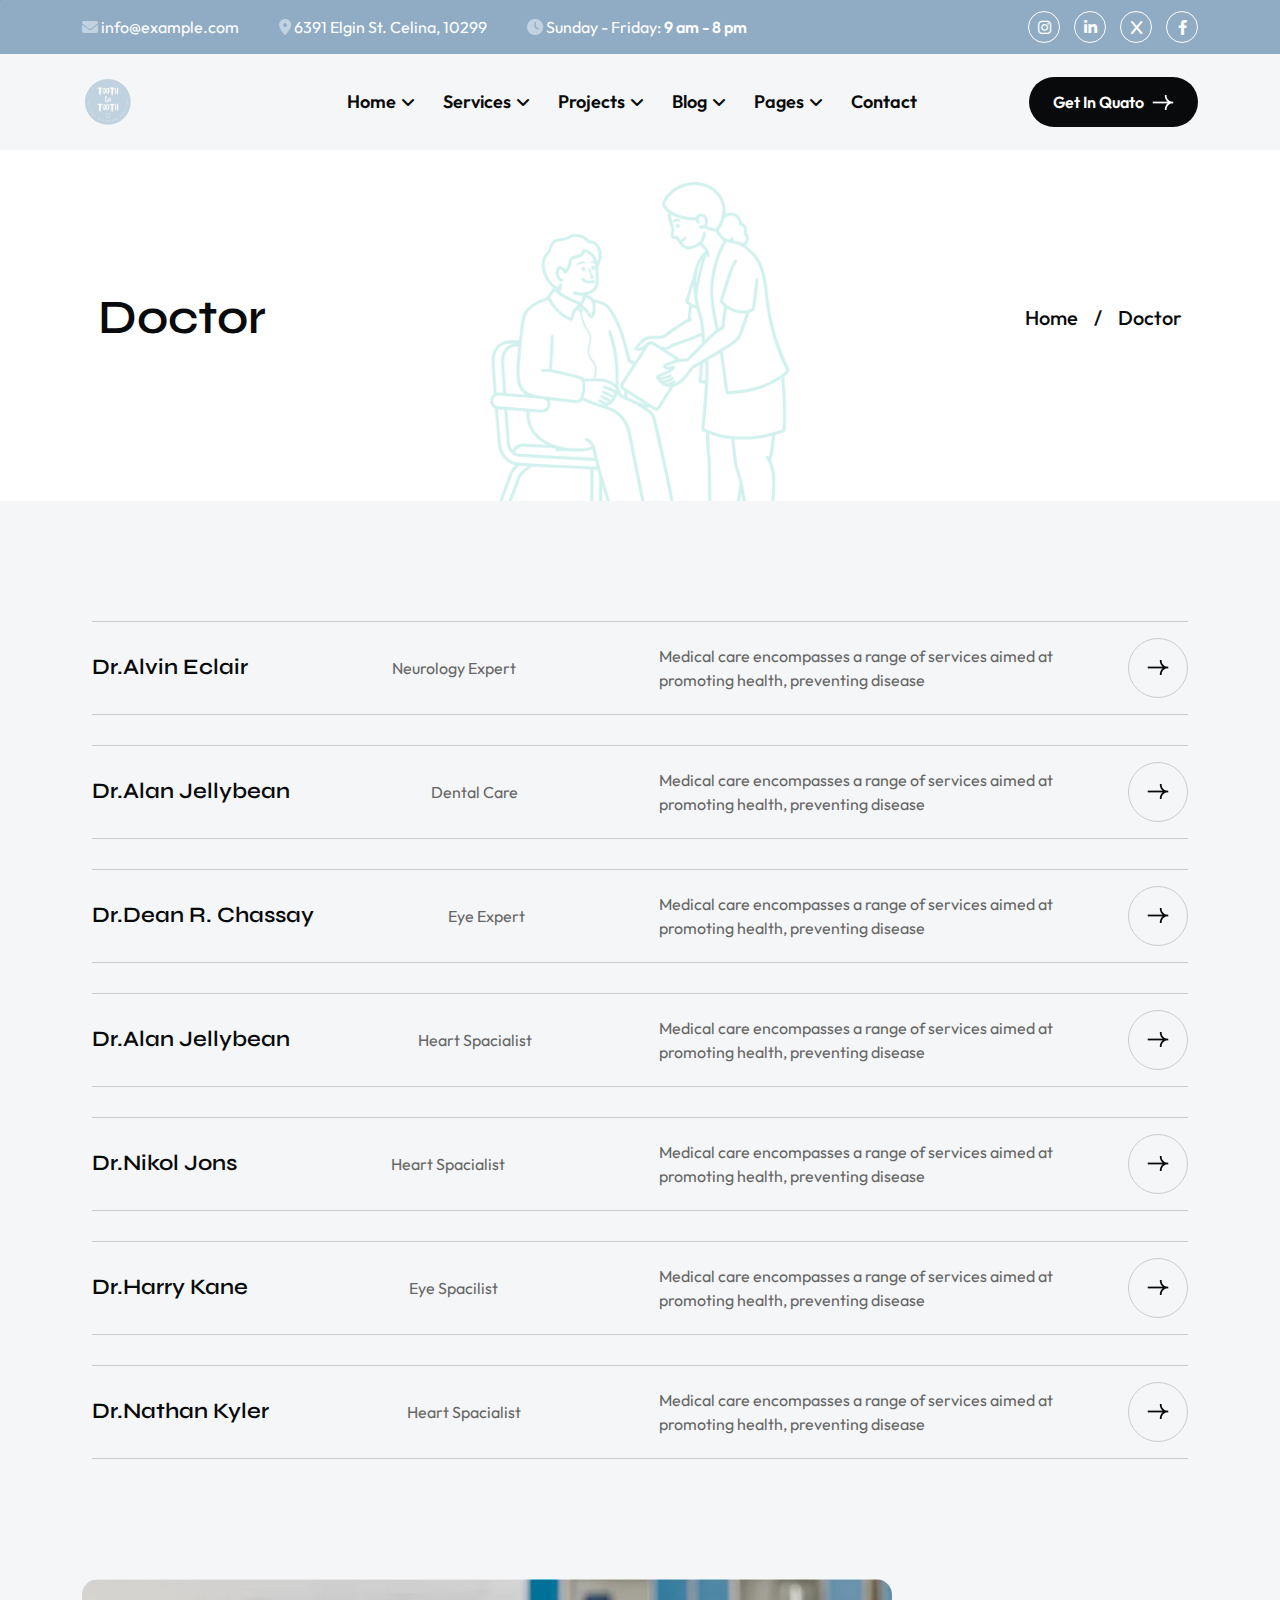
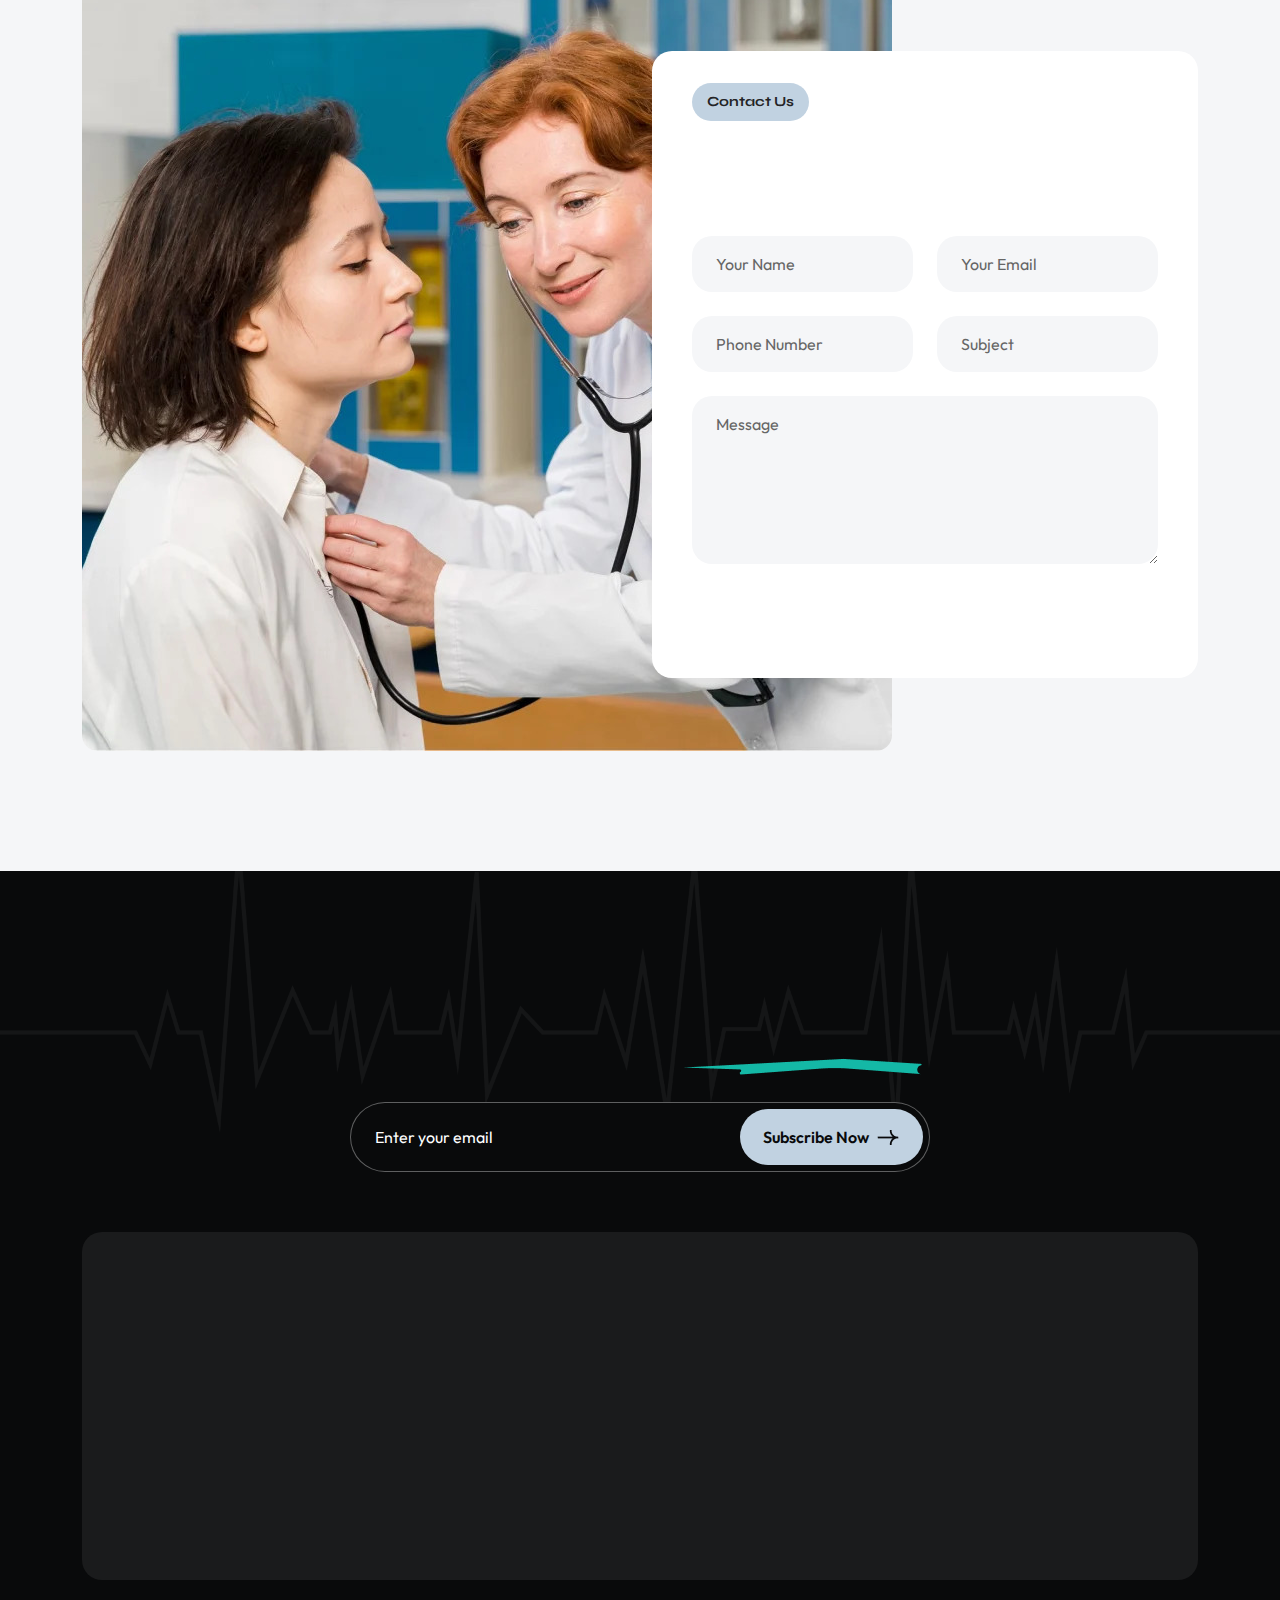
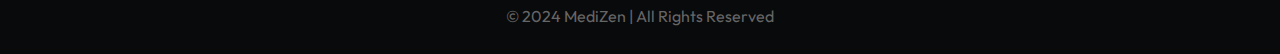
<file: doctor.html>
<!DOCTYPE html>
<html lang="en">
<!--<< Header Area >>-->

<head>
    <!-- ========== Meta Tags ========== -->
    <meta charset="UTF-8">
    <meta http-equiv="X-UA-Compatible" content="IE=edge">
    <meta name="viewport" content="width=device-width, initial-scale=1">
    <meta name="author" content="authorName">
    <meta name="description" content="MediZen - Health & Medical HTML Template">
    <!-- ======== Page title ============ -->
    <title>MediZen - Health & Medical HTML Template</title>
    <!--<< Favcion >>-->
    <link rel="shortcut icon" href="assets/img/logo/favs.png">
    <!--<< Bootstrap min.css >>-->
    <link rel="stylesheet" href="assets/css/bootstrap.min.css">
    <!--<< All Min Css >>-->
    <link rel="stylesheet" href="assets/css/all.min.css">
    <!--<< Animate.css >>-->
    <link rel="stylesheet" href="assets/css/animate.css">
    <!--<< Magnific Popup.css >>-->
    <link rel="stylesheet" href="assets/css/magnific-popup.css">
    <!--<< MeanMenu.css >>-->
    <link rel="stylesheet" href="assets/css/meanmenu.css">
    <!--<< Swiper Bundle.css >>-->
    <link rel="stylesheet" href="assets/css/swiper-bundle.min.css">
    <!--<< Nice Select.css >>-->
    <link rel="stylesheet" href="assets/css/nice-select.css">
    <!--<< Main.css >>-->
    <link rel="stylesheet" href="assets/css/main.css">
</head>

<body class="body-bg">

    <!-- Preloader Start -->
    <div id="preloader" class="preloader">
        <div class="animation-preloader">
            <div class="spinner">
            </div>
            <div class="txt-loading">
                <span data-text-preloader="M" class="letters-loading">
                    M
                </span>
                <span data-text-preloader="D" class="letters-loading">
                    D
                </span>
                <span data-text-preloader="I" class="letters-loading">
                    I
                </span>
                <span data-text-preloader="Z" class="letters-loading">
                    Z
                </span>
                <span data-text-preloader="E" class="letters-loading">
                    E
                </span>
                <span data-text-preloader="N" class="letters-loading">
                    N
                </span>
            </div>
            <p class="text-center">Loading</p>
        </div>
        <div class="loader">
            <div class="row">
                <div class="col-3 loader-section section-left">
                    <div class="bg"></div>
                </div>
                <div class="col-3 loader-section section-left">
                    <div class="bg"></div>
                </div>
                <div class="col-3 loader-section section-right">
                    <div class="bg"></div>
                </div>
                <div class="col-3 loader-section section-right">
                    <div class="bg"></div>
                </div>
            </div>
        </div>
    </div>

    <!-- Start Cursor Pointer -->
    <div class="mouse-follower">
        <span class="cursor-outline"></span>
        <span class="cursor-dot"></span>
    </div>
    <!-- End Cursor Pointer -->

    <!-- Header Top Section Start -->
    <div class="header-top-section d-lg-block d-none overflow-hidden">
        <div class="container">
            <div class="header-top-wrapper">
                <ul class="contact-list">
                    <li>
                        <i class="fa-solid fa-envelope p1-clr"></i>
                        <a href="info@example.com" class="link">info@example.com</a>
                    </li>
                    <li>
                        <i class="fa-solid fa-location-dot p1-clr"></i>
                        <a href="#" class="link">6391 Elgin St. Celina, 10299</a>
                    </li>
                    <li>
                        <i class="fa-solid fa-clock p1-clr"></i>
                        <a href="#" class="link">Sunday - Friday: <span class="fw_600">9 am - 8 pm</span></a>
                    </li>
                </ul>
                <div class="social-wrapper d-flex align-items-center">
                    <a href="#" class=" black"><i class="fab fa-instagram"></i></a>
                    <a href="#" class=" black"><i class="fa-brands fa-linkedin-in"></i></a>
                    <a href="#" class=" black"><i class="fa-brands fa-x"></i></a>
                    <a href="#" class=" black"><i class="fab fa-facebook-f"></i></a>
                </div>
            </div>
        </div>
    </div>

    <!-- Offcanvas Area Start -->
    <div class="fix-area">
        <div class="offcanvas__info">
            <div class="offcanvas__wrapper">
                <div class="offcanvas__content">
                    <div class="offcanvas__top mb-4 d-flex justify-content-between align-items-center">
                        <div class="offcanvas__logo">
                            <a href="index.html">
                                <img src="assets/img/logo/logo.png" alt="logo-img">
                            </a>
                        </div>
                        <div class="offcanvas__close">
                            <button>
                                <i class="fas fa-times"></i>
                            </button>
                        </div>
                    </div>
                    <div class="mobile-menu fix mb-3"></div>
                    <div class="offcanvas__contact">
                        <h4>Contact Info</h4>
                        <ul>
                            <li class="d-flex align-items-center">
                                <div class="offcanvas__contact-icon">
                                    <i class="fal fa-map-marker-alt"></i>
                                </div>
                                <div class="offcanvas__contact-text">
                                    <a target="_blank" href="#">Mirpur,10 Road 1 House 12 Mirpur Dhaka Bangladesh</a>
                                </div>
                            </li>
                            <li class="d-flex align-items-center">
                                <div class="offcanvas__contact-icon mr-15">
                                    <i class="fal fa-envelope"></i>
                                </div>
                                <div class="offcanvas__contact-text">
                                    <a href="mailto:info@example.com"><span
                                            class="mailto:info@example.com">info@example.com</span></a>
                                    <a href="mailto:info@example.com"><span
                                            class="mailto:info@example.com">ex@example.com</span></a>
                                </div>
                            </li>
                            <li class="d-flex align-items-center">
                                <div class="offcanvas__contact-icon mr-15">
                                    <i class="fal fa-clock"></i>
                                </div>
                                <div class="offcanvas__contact-text">
                                    <a target="_blank" href="#">Sat-friday, 02am -09pm</a>
                                </div>
                            </li>
                            <li class="d-flex align-items-center">
                                <div class="offcanvas__contact-icon mr-15">
                                    <i class="far fa-phone"></i>
                                </div>
                                <div class="offcanvas__contact-text">
                                    <a href="tel:+11002345909" class="d-block">017 5552-0127</a>
                                    <a href="tel:+11002345909">017458632718</a>
                                </div>
                            </li>
                        </ul>
                        <div class="header-button mt-4">
                            <a href="contact.html"
                                class="common-btn box-style first-box d-inline-flex justify-content-center align-items-center gap-xxl-2 gap-2 fs18 fw-semibold black overflow-hidden p1-bg rounded100">
                                Get Start
                                <i class="fa-solid fa-arrow-right"></i>
                            </a>
                        </div>
                        <div class="social-icon d-flex align-items-center">
                            <a href="#"><i class="fab fa-facebook-f"></i></a>
                            <a href="#"><i class="fab fa-twitter"></i></a>
                            <a href="#"><i class="fab fa-youtube"></i></a>
                            <a href="#"><i class="fab fa-linkedin-in"></i></a>
                        </div>
                    </div>
                </div>
            </div>
        </div>
    </div>
    <div class="offcanvas__overlay"></div>

    <!-- Header Section Start -->
    <header id="header-sticky" class="header-1 header-style2 cmn-bg">
        <div class="container">
            <div class="mega-menu-wrapper">
                <div class="header-main style-2">
                    <div class="header-left">
                        <div class="logo">
                            <a href="index.html" class="header-logo">
                                <img src="assets/img/logo/logo.png" alt="logo-img">
                            </a>
                        </div>
                    </div>
                    <div class="header-right d-flex justify-content-end align-items-center">
                        <div class="mean__menu-wrapper">
                            <div class="main-menu">
                                <nav id="mobile-menu">
                                    <ul>
                                        <li class="has-dropdown active menu-thumb">
                                            <a href="index.html">
                                                Home
                                                <i class="fas fa-angle-down"></i>
                                            </a>
                                            <ul class="submenu has-homemenu">
                                                <li>
                                                    <div class="homemenu-items">
                                                        <div class="homemenu">
                                                            <a href="index.html" class="homemenu-thumb">
                                                                <img src="assets/img/header/home-1.jpg" alt="img">
                                                                <span class="demo-button">
                                                                    <span class="theme-btn p1-bg box-style first-box">
                                                                        <span class="black">Home 01</span>
                                                                    </span>
                                                                </span>
                                                            </a>
                                                        </div>
                                                        <div class="homemenu">
                                                            <a href="index2.html" class="homemenu-thumb mb-15">
                                                                <img src="assets/img/header/home-2.jpg" alt="img">
                                                                <span class="demo-button">
                                                                    <span class="theme-btn p1-bg box-style first-box">
                                                                        <span class="black">Home 02</span>
                                                                    </span>
                                                                </span>
                                                            </a>
                                                        </div>
                                                    </div>
                                                </li>
                                            </ul>
                                        </li>
                                        <li>
                                            <a href="news.html">
                                                Services
                                                <i class="fas fa-angle-down"></i>
                                            </a>
                                            <ul class="submenu">
                                                <li><a href="service.html">Services</a></li>
                                                <li><a href="service-details.html">Services Details</a></li>
                                            </ul>
                                        </li>
                                        <li>
                                            <a href="news.html">
                                                Projects
                                                <i class="fas fa-angle-down"></i>
                                            </a>
                                            <ul class="submenu">
                                                <li><a href="project.html">Project</a></li>
                                                <li><a href="project-details.html">Project Details</a></li>
                                            </ul>
                                        </li>
                                        <li>
                                            <a href="news.html">
                                                Blog
                                                <i class="fas fa-angle-down"></i>
                                            </a>
                                            <ul class="submenu">
                                                <li><a href="blog.html">Blog</a></li>
                                                <li><a href="blog-details.html">Blog Details</a></li>
                                            </ul>
                                        </li>
                                        <li class="has-dropdown">
                                            <a href="news.html">
                                                Pages
                                                <i class="fas fa-angle-down"></i>
                                            </a>
                                            <ul class="submenu">
                                                <li><a href="about.html">About Us</a></li>
                                                <li><a href="doctor.html">Doctor</a></li>
                                                <li><a href="doctor-details.html">Doctor Details</a></li>
                                                <li><a href="pricing.html">Pricing</a></li>
                                            </ul>
                                        </li>
                                        <li>
                                            <a href="contact.html">Contact</a>
                                        </li>
                                    </ul>
                                </nav>
                            </div>
                        </div>
                        <a href="#0" class="search-trigger search-icon d-xl-none d-block"><i
                                class="fal fa-search"></i></a>
                        <div class="header__hamburger d-xl-none my-auto">
                            <div class="sidebar__toggle">
                                <img src="assets/img/icon/menu.png" alt="icon">
                            </div>
                        </div>
                    </div>
                    <a href="contact.html"
                        class="common-btn box-style first-box d-sm-inline-flex d-none justify-content-center align-items-center gap-xxl-2 gap-2 fs18 fw-semibold white overflow-hidden blackbg rounded100"
                        data-wow-delay="0.8s">
                        Get In Quato
                        <img src="assets/img/icon/arrow-right-white.png" alt="icon">
                    </a>
                </div>
            </div>
        </div>
    </header>

    <!-- Banner Section Start -->
    <section class="breadcrumb-section position-relative fix">
        <div class="container">
            <div
                class="bread-content px-3 d-flex flex-wrap gap-3 align-items-center justify-content-md-between justify-content-center">
                <h2 class="black">Doctor</h2>
                <ul class="d-flex align-items-center gap-3">
                    <li>
                        <a href="index.html">Home</a>
                    </li>
                    <li>/</li>
                    <li>Doctor</li>
                </ul>
            </div>
        </div>
        <!-- Bread Ele -->
        <img src="assets/img/about/breadcrumnd-shap.png" alt="img" class="bread-ele">
    </section>
    <!-- Banner Section Start -->

    <!-- Feature Section Start -->
    <section class="feature-section fix section-padding">
        <div class="container">
            <div class="featue-wrapper feaure-wrapper2 position-relative">
                <div class="feature-inner">
                    <div class="ins d-flex flex-column gap-xxl-4 gap-3">
                        <div class="line"></div>
                        <div class="feature-items">
                            <div
                                class="feature-left d-lg-flex d-grid gap-3 flex-lg-nowrap flex-wrap justify-content-between align-items-center">
                                <h4><a href="doctor-details.html" class="black fw_600 text-nowrap">Dr.Alvin Eclair</a>
                                </h4>
                                <ul class="feature-list d-flex flex-column gap-1">
                                    <li class="text-nowrap">
                                        Neurology Expert
                                    </li>
                                </ul>
                                <p class="pra fs-seven">
                                    Medical care encompasses a range of services aimed at promoting health, preventing
                                    disease
                                </p>
                            </div>
                            <a href="doctor-details.html" class="cmn-arrows d-center">
                                <img src="assets/img/icon/arrow-right-black.png" alt="icon">
                            </a>
                            <!-- Extra Hover -->
                            <img src="assets/img/choose/feature5.jpg" alt="img" class="extra-feature">
                        </div>
                        <div class="line"></div>
                    </div>
                    <div class="ins d-flex flex-column gap-xxl-4 gap-3">
                        <div class="line"></div>
                        <div class="feature-items">
                            <div
                                class="feature-left d-lg-flex d-grid gap-3 flex-lg-nowrap flex-wrap justify-content-between align-items-center">
                                <h4><a href="doctor-details.html" class="black fw_600 text-nowrap">Dr.Alan Jellybean</a>
                                </h4>
                                <ul class="feature-list d-flex flex-column gap-1">
                                    <li class="text-nowrap">
                                        Dental Care
                                    </li>
                                </ul>
                                <p class="pra fs-seven">
                                    Medical care encompasses a range of services aimed at promoting health, preventing
                                    disease
                                </p>
                            </div>
                            <a href="doctor-details.html" class="cmn-arrows d-center">
                                <img src="assets/img/icon/arrow-right-black.png" alt="icon">
                            </a>
                            <!-- Extra Hover -->
                            <img src="assets/img/choose/feature1.jpg" alt="img" class="extra-feature">
                        </div>
                        <div class="line"></div>
                    </div>
                    <div class="ins d-flex flex-column gap-xxl-4 gap-3">
                        <div class="line"></div>
                        <div class="feature-items">
                            <div
                                class="feature-left d-lg-flex d-grid gap-3 flex-lg-nowrap flex-wrap justify-content-between align-items-center">
                                <h4><a href="doctor-details.html" class="black fw_600 text-nowrap">Dr.Dean R.
                                        Chassay</a></h4>
                                <ul class="feature-list d-flex flex-column gap-1">
                                    <li class="text-nowrap">
                                        Eye Expert
                                    </li>
                                </ul>
                                <p class="pra fs-seven">
                                    Medical care encompasses a range of services aimed at promoting health, preventing
                                    disease
                                </p>
                            </div>
                            <a href="doctor-details.html" class="cmn-arrows d-center">
                                <img src="assets/img/icon/arrow-right-black.png" alt="icon">
                            </a>
                            <!-- Extra Hover -->
                            <img src="assets/img/choose/feature2.jpg" alt="img" class="extra-feature">
                        </div>
                        <div class="line"></div>
                    </div>
                    <div class="ins d-flex flex-column gap-xxl-4 gap-3">
                        <div class="line"></div>
                        <div class="feature-items">
                            <div
                                class="feature-left d-lg-flex d-grid gap-3 flex-lg-nowrap flex-wrap justify-content-between align-items-center">
                                <h4><a href="doctor-details.html" class="black fw_600 text-nowrap">Dr.Alan Jellybean</a>
                                </h4>
                                <ul class="feature-list d-flex flex-column gap-1">
                                    <li class="text-nowrap">
                                        Heart Spacialist
                                    </li>
                                </ul>
                                <p class="pra fs-seven">
                                    Medical care encompasses a range of services aimed at promoting health, preventing
                                    disease
                                </p>
                            </div>
                            <a href="doctor-details.html" class="cmn-arrows d-center">
                                <img src="assets/img/icon/arrow-right-black.png" alt="icon">
                            </a>
                            <!-- Extra Hover -->
                            <img src="assets/img/choose/feature3.jpg" alt="img" class="extra-feature">
                        </div>
                        <div class="line"></div>
                    </div>
                    <div class="ins d-flex flex-column gap-xxl-4 gap-3">
                        <div class="line"></div>
                        <div class="feature-items">
                            <div
                                class="feature-left d-lg-flex d-grid gap-3 flex-lg-nowrap flex-wrap justify-content-between align-items-center">
                                <h4><a href="doctor-details.html" class="black fw_600 text-nowrap">Dr.Nikol Jons</a>
                                </h4>
                                <ul class="feature-list d-flex flex-column gap-1">
                                    <li class="text-nowrap">
                                        Heart Spacialist
                                    </li>
                                </ul>
                                <p class="pra fs-seven">
                                    Medical care encompasses a range of services aimed at promoting health, preventing
                                    disease
                                </p>
                            </div>
                            <a href="doctor-details.html" class="cmn-arrows d-center">
                                <img src="assets/img/icon/arrow-right-black.png" alt="icon">
                            </a>
                            <!-- Extra Hover -->
                            <img src="assets/img/choose/feature4.jpg" alt="img" class="extra-feature">
                        </div>
                        <div class="line"></div>
                    </div>
                    <div class="ins d-flex flex-column gap-xxl-4 gap-3">
                        <div class="line"></div>
                        <div class="feature-items">
                            <div
                                class="feature-left d-lg-flex d-grid gap-3 flex-lg-nowrap flex-wrap justify-content-between align-items-center">
                                <h4><a href="doctor-details.html" class="black fw_600 text-nowrap">Dr.Harry Kane</a>
                                </h4>
                                <ul class="feature-list d-flex flex-column gap-1">
                                    <li class="text-nowrap">
                                        Eye Spacilist
                                    </li>
                                </ul>
                                <p class="pra fs-seven">
                                    Medical care encompasses a range of services aimed at promoting health, preventing
                                    disease
                                </p>
                            </div>
                            <a href="doctor-details.html" class="cmn-arrows d-center">
                                <img src="assets/img/icon/arrow-right-black.png" alt="icon">
                            </a>
                            <!-- Extra Hover -->
                            <img src="assets/img/choose/feature5.jpg" alt="img" class="extra-feature">
                        </div>
                        <div class="line"></div>
                    </div>
                    <div class="ins d-flex flex-column gap-xxl-4 gap-3">
                        <div class="line"></div>
                        <div class="feature-items">
                            <div
                                class="feature-left d-lg-flex d-grid gap-3 flex-lg-nowrap flex-wrap justify-content-between align-items-center">
                                <h4><a href="#" class="black fw_600 text-nowrap">Dr.Nathan Kyler</a></h4>
                                <ul class="feature-list d-flex flex-column gap-1">
                                    <li class="text-nowrap">
                                        Heart Spacialist
                                    </li>
                                </ul>
                                <p class="pra fs-seven">
                                    Medical care encompasses a range of services aimed at promoting health, preventing
                                    disease
                                </p>
                            </div>
                            <a href="doctor-details.html" class="cmn-arrows d-center">
                                <img src="assets/img/icon/arrow-right-black.png" alt="icon">
                            </a>
                            <!-- Extra Hover -->
                            <img src="assets/img/choose/feature1.jpg" alt="img" class="extra-feature">
                        </div>
                        <div class="line"></div>
                    </div>
                </div>
            </div>
        </div>
    </section>

    <!-- Appiontment Section Start -->
    <section class="appoentment-section fix space-bottom">
        <div class="container">
            <div class="row g-4 align-items-center">
                <div class="col-lg-6 order-lg-0 order-1">
                    <div class="apoentment-thumb">
                        <img src="assets/img/service/sub-contact.jpg" alt="img" class="rounded-4">
                    </div>
                </div>
                <div class="col-lg-6">
                    <form action="#" class="appoentment-forms">
                        <div class="section-title mb-60">
                            <span class="cmn-tag p1-bg heading-font">Contact Us</span>
                            <h2 class="wow fadeInUp black visible-slowly-right" data-wow-delay=".3s">
                                Get an
                                <span class="position-relative z-1">
                                    Appiontment
                                    <img src="assets/img/element/title-badge1.png" alt="img"
                                        class="title-badge1 d-md-block d-none w-100">
                                </span>
                            </h2>
                        </div>
                        <div class="row g-lg-4 g-3">
                            <div class="col-lg-6">
                                <input type="text" placeholder="Your Name">
                            </div>
                            <div class="col-lg-6">
                                <input type="email" placeholder="Your Email">
                            </div>
                            <div class="col-lg-6">
                                <input type="text" placeholder="Phone Number">
                            </div>
                            <div class="col-lg-6">
                                <input type="text" placeholder="Subject">
                            </div>
                            <div class="col-lg-12">
                                <textarea name="message" placeholder="Message" rows="5"></textarea>
                            </div>
                            <div class="col-lg-12">
                                <a href="doctor-details.html"
                                    class="common-btn box-style p2-bg w-100 text-nowrap d-inline-flex justify-content-center align-items-center gap-xxl-2 gap-2 fs18 fw-semibold white overflow-hidden rounded100 wow fadeInRight"
                                    data-wow-delay="0.8s">
                                    Book An Appiontment
                                    <img src="assets/img/icon/arrow-right-white.png" alt="icon">
                                </a>
                            </div>
                        </div>
                    </form>
                </div>
            </div>
        </div>
    </section>

    <!--<< Footer Section Start >>-->
    <footer class="footer-section z-1 position-relative blackbg fix">
        <div class="container">
            <div class="footer-newsletter">
                <h2 class="fw_600 white visible-slowly-right position-relative mb-40">
                    Ready To Turn Dreams Into Reality Subscribe to Our Newsletter
                    <!-- Element -->
                    <img src="assets/img/element/newsletter-element.png" alt="element" class="newsletter-element">
                </h2>
                <form action="#" class="form-cmn-style1">
                    <input type="text" placeholder="Enter your email">
                    <button type="button"
                        class="common-btn text-nowrap box-style py-3 first-box d-inline-flex justify-content-center align-items-center fs-seven fw_600 gap-xxl-2 gap-2 fs18 fw-semibold black overflow-hidden p1-bg rounded-5">
                        Subscribe Now
                        <img src="assets/img/icon/arrow-right-black.png" alt="icon">
                    </button>
                </form>
            </div>
            <div class="footer-space">
                <div class="footer-widgets-wrapper">
                    <div class="row g-4 justify-content-between">
                        <div class="col-lg-3 col-md-6 col-sm-7">
                            <div class="single-footer-widget wow fadeInUp" data-wow-delay="0.4s">
                                <div class="widget-head">
                                    <a href="index.html">
                                        <img src="assets/img/logo/logo-white.png" alt="logo-img">
                                    </a>
                                </div>
                                <div class="footer-content">
                                    <p class="pra2">
                                        Medical services are an essential part of our lives, offering care and treatment
                                        for various health conditions
                                    </p>
                                    <div class="social-wrapper d-flex align-items-center">
                                        <a href="#" class=" black"><i class="fab fa-facebook-f"></i></a>
                                        <a href="#" class=" black"><i class="fa-brands fa-linkedin-in"></i></a>
                                        <a href="#" class=" black"><i class="fab fa-instagram"></i></a>
                                        <a href="#" class=" black"><i class="fa-brands fa-x"></i></a>
                                    </div>
                                </div>
                            </div>
                        </div>
                        <div class="col-lg-3 col-md-6 col-sm-5 d-flex justify-content-lg-center">
                            <div class="single-footer-widget wow fadeInUp" data-wow-delay="0.6s">
                                <div class="widget-head">
                                    <h4 class="white fw_600">Page</h4>
                                </div>
                                <ul class="list-area">
                                    <li>
                                        <a href="about.html">
                                            About Us
                                        </a>
                                    </li>
                                    <li>
                                        <a href="service.html">
                                            Services
                                        </a>
                                    </li>
                                    <li>
                                        <a href="contact.html">
                                            Why Chose Us
                                        </a>
                                    </li>
                                    <li>
                                        <a href="doctor.html">
                                            Doctors
                                        </a>
                                    </li>
                                    <li>
                                        <a href="blog-details.html">
                                            Blog And News
                                        </a>
                                    </li>
                                </ul>
                            </div>
                        </div>
                        <div class="col-lg-3 col-md-6 col-sm-6 d-flex justify-content-lg-center">
                            <div class="single-footer-widget wow fadeInUp" data-wow-delay="0.6s">
                                <div class="widget-head">
                                    <h4 class="white fw_600">Link</h4>
                                </div>
                                <ul class="list-area">
                                    <li>
                                        <a href="contact.html">
                                            Trems & Condition
                                        </a>
                                    </li>
                                    <li>
                                        <a href="contact.html">
                                            Privacy Policy
                                        </a>
                                    </li>
                                    <li>
                                        <a href="contact.html">
                                            Contact Us
                                        </a>
                                    </li>
                                    <li>
                                        <a href="contact.html">
                                            Treams Of Use
                                        </a>
                                    </li>
                                </ul>
                            </div>
                        </div>
                        <div class="col-lg-3 col-md-6 col-sm-5 d-flex justify-content-lg-center">
                            <div class="single-footer-widget wow fadeInUp" data-wow-delay="0.7s">
                                <div class="widget-head">
                                    <h4 class="white">Contact</h4>
                                </div>
                                <ul class="footer-info d-flex flex-column gpa-xxl-4 gap-3">
                                    <li class="d-flex align-items-center gap-xl-3 gap-2">
                                        <span class="icon d-center"><i class="fa-solid fa-location-dot"></i></span>
                                        <div class="cont">
                                            <span class="pra fs-seven d-block">Address</span>
                                            <a href="javascript:void(0)" class="fs-six fw_500 white sub-font">66
                                                Broklyant,India</a>
                                        </div>
                                    </li>
                                    <li class="d-flex align-items-center gap-xl-3 gap-2">
                                        <span class="icon d-center"><i class="fa-solid fa-phone"></i></span>
                                        <div class="cont">
                                            <span class="pra fs-seven d-block">Phone Number</span>
                                            <a href="javascript:void(0)" class="fs-six fw_500 white sub-font">012 345
                                                678 9101</a>
                                        </div>
                                    </li>
                                    <li class="d-flex align-items-center gap-xl-3 gap-2">
                                        <span class="icon d-center"><i class="fa-solid fa-envelope"></i></span>
                                        <div class="cont">
                                            <span class="pra fs-seven d-block">Email</span>
                                            <a href="javascript:void(0)"
                                                class="fs-six fw_500 white sub-font">abcd@gmail.com</a>
                                        </div>
                                    </li>
                                </ul>
                            </div>
                        </div>
                    </div>
                </div>
            </div>
        </div>
        <div class="footer-bottom text-center">
            <div class="container">
                <p class="body-font text-center py-4">
                    &copy; 2024 MediZen | All Rights Reserved
                </p>
            </div>
        </div>
        <!-- Element-->
        <img src="assets/img/element/footer-element.png" alt="element" class="footer-element">
    </footer>

    <!-- Search Area Start -->
    <div class="search-wrap">
        <div class="search-inner">
            <i class="fas fa-times search-close" id="search-close"></i>
            <div class="search-cell">
                <form method="get">
                    <div class="search-field-holder">
                        <input type="search" class="main-search-input" placeholder="Search...">
                    </div>
                </form>
            </div>
        </div>
    </div>

    <!--<< All JS Plugins >>-->
    <script src="assets/js/jquery-3.7.1.min.js"></script>
    <!--<< Viewport Js >>-->
    <script src="assets/js/viewport.jquery.js"></script>
    <!--<< Bootstrap Js >>-->
    <script src="assets/js/bootstrap.bundle.min.js"></script>
    <!--<< Nice Select Js >>-->
    <script src="assets/js/jquery.nice-select.min.js"></script>
    <!--<< Waypoints Js >>-->
    <script src="assets/js/jquery.waypoints.js"></script>
    <!--<< Counterup Js >>-->
    <script src="assets/js/jquery.counterup.min.js"></script>
    <!--<< Swiper Slider Js >>-->
    <script src="assets/js/swiper-bundle.min.js"></script>
    <!--<< MeanMenu Js >>-->
    <script src="assets/js/jquery.meanmenu.min.js"></script>
    <!--<< Magnific Popup Js >>-->
    <script src="assets/js/jquery.magnific-popup.min.js"></script>
    <!--<< Wow Animation Js >>-->
    <script src="assets/js/wow.min.js"></script>
    <!--<< Gsap Js >>-->
    <script src="assets/js/gsap.min.js"></script>
    <!--<< Lenis Js >>-->
    <script src="assets/js/lenis.min.js"></script>
    <!--<< ScrollSmoother Js >>-->
    <script src="assets/js/scrollSmoother.js"></script>
    <!--<< ScrollTrigger Js >>-->
    <script src="assets/js/ScrollTrigger.min.js"></script>
    <!--<< Spalit Text Js >>-->
    <script src="assets/js/spilitext-gsap.js"></script>
    <!--<< Valina Tilt Js >>-->
    <script src="assets/js/vanilla-tilt.min.js"></script>
    <!--<< Main.js >>-->
    <script src="assets/js/main.js"></script>
</body>

</html>
</file>
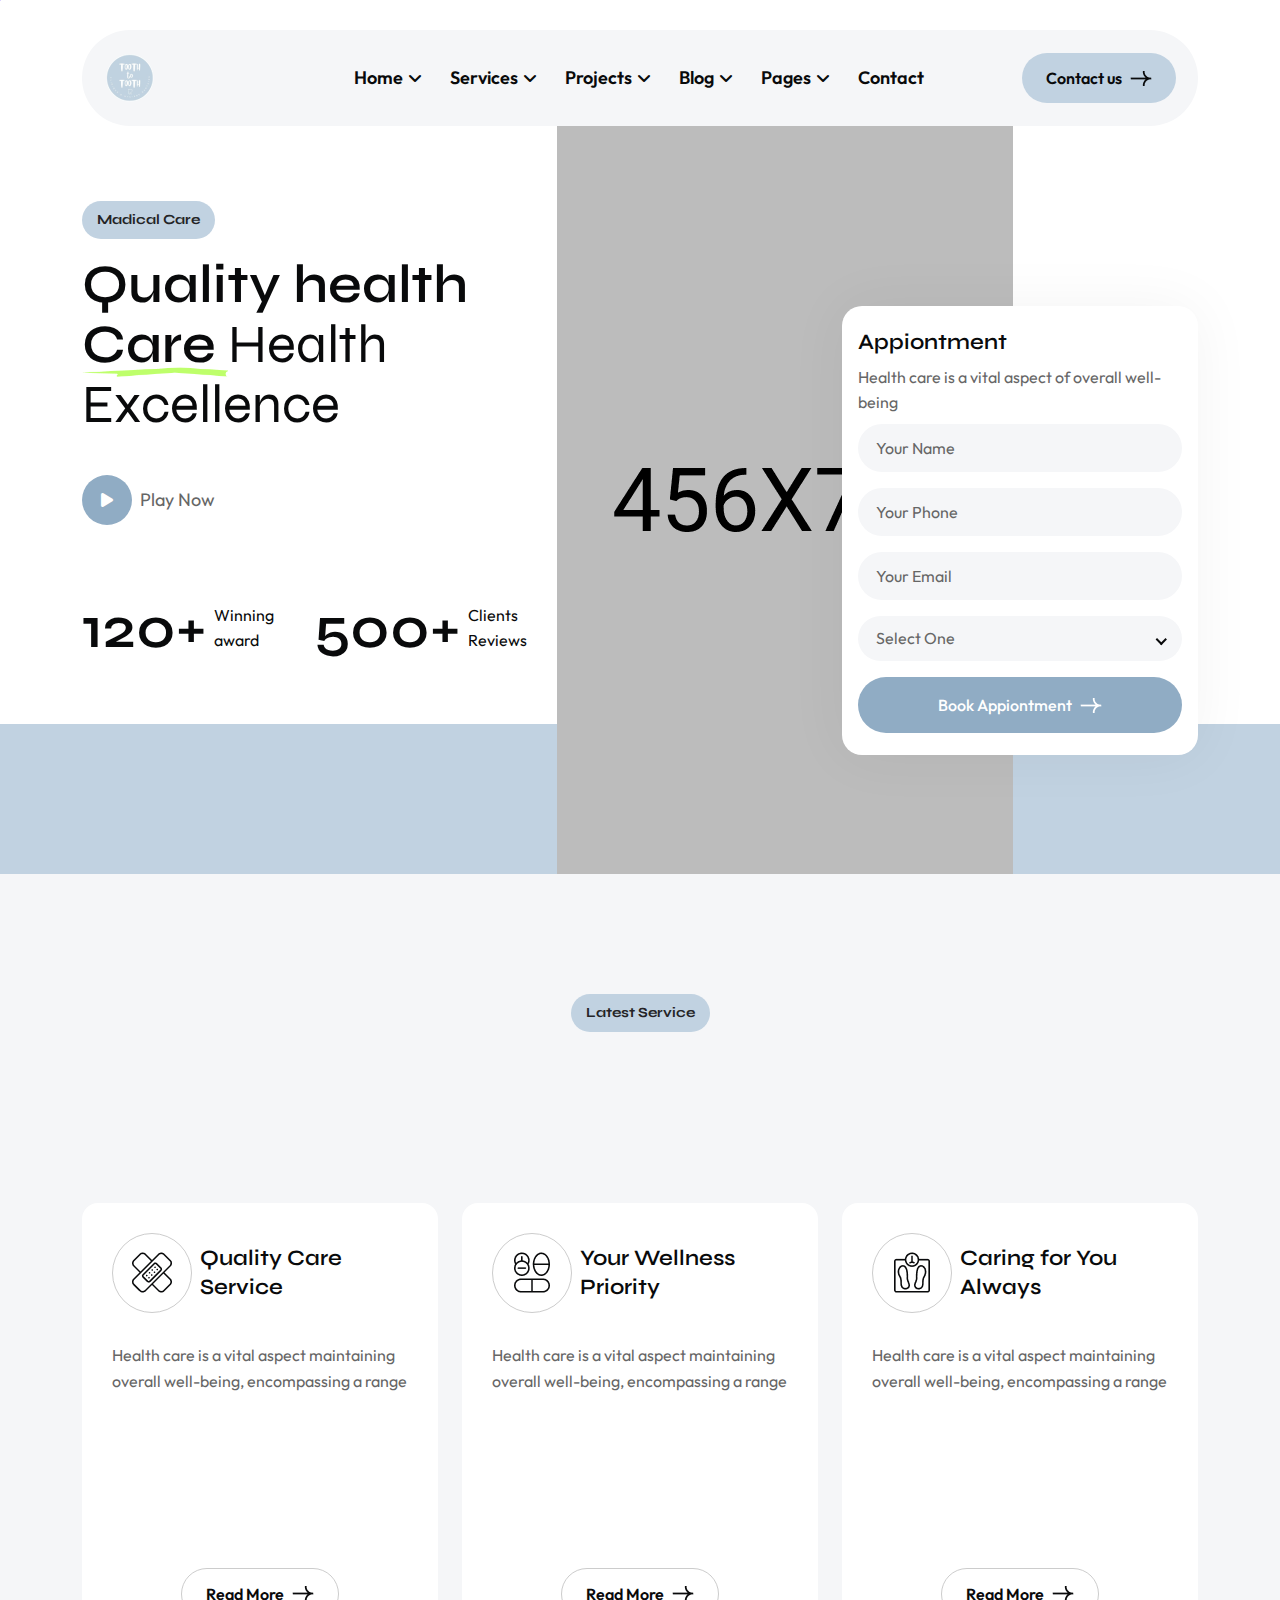
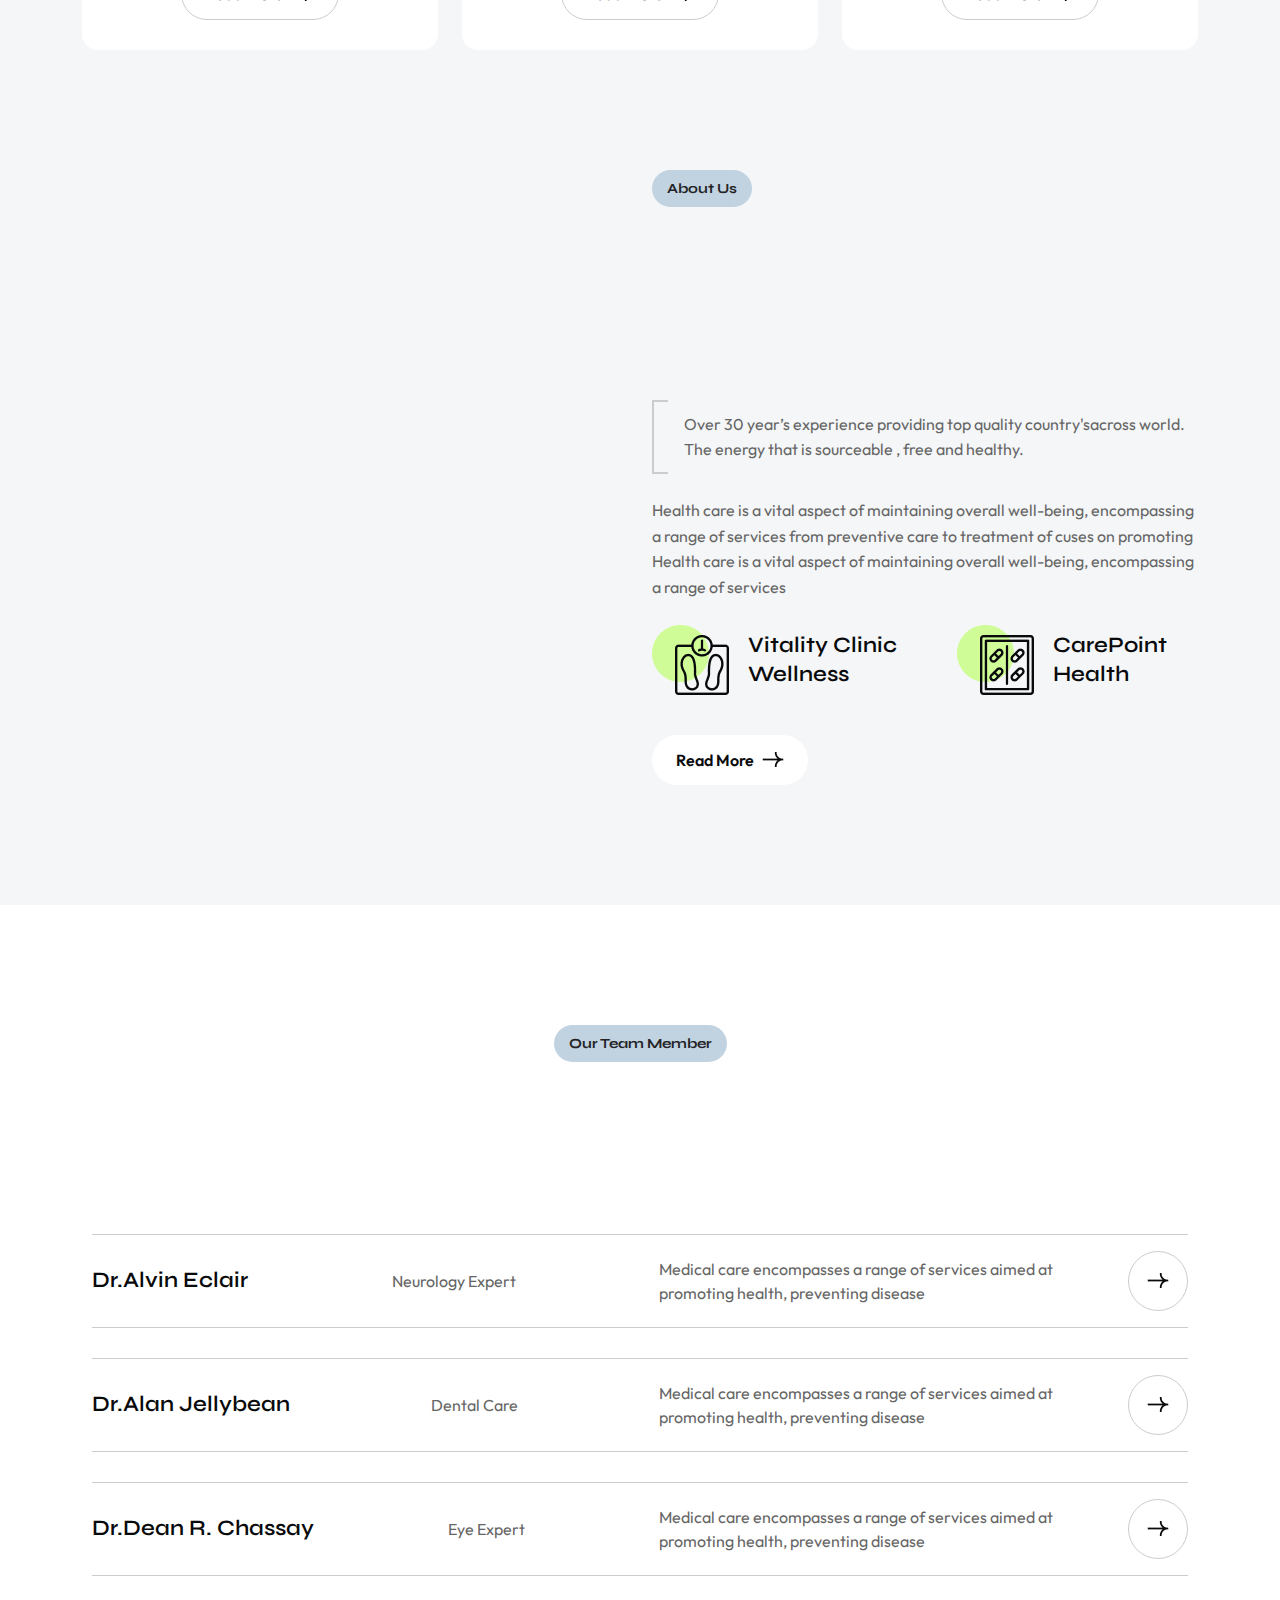
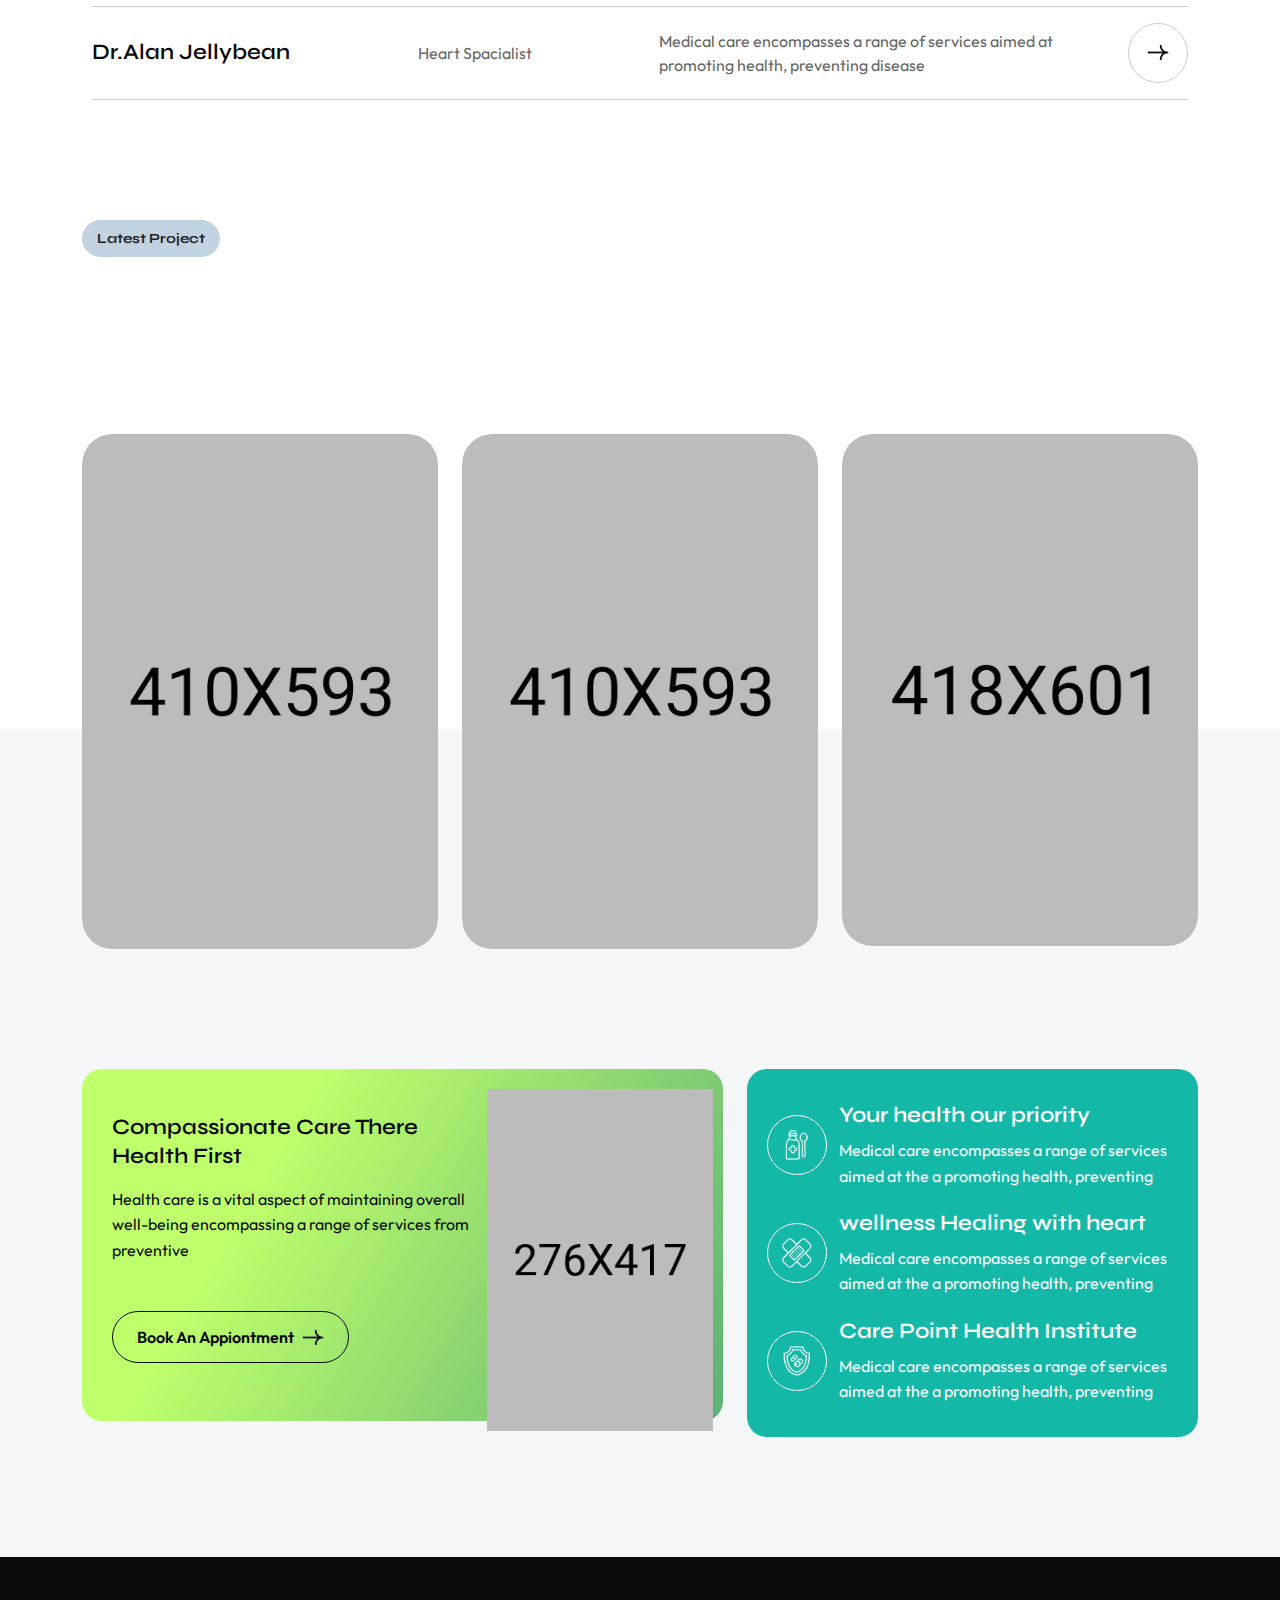
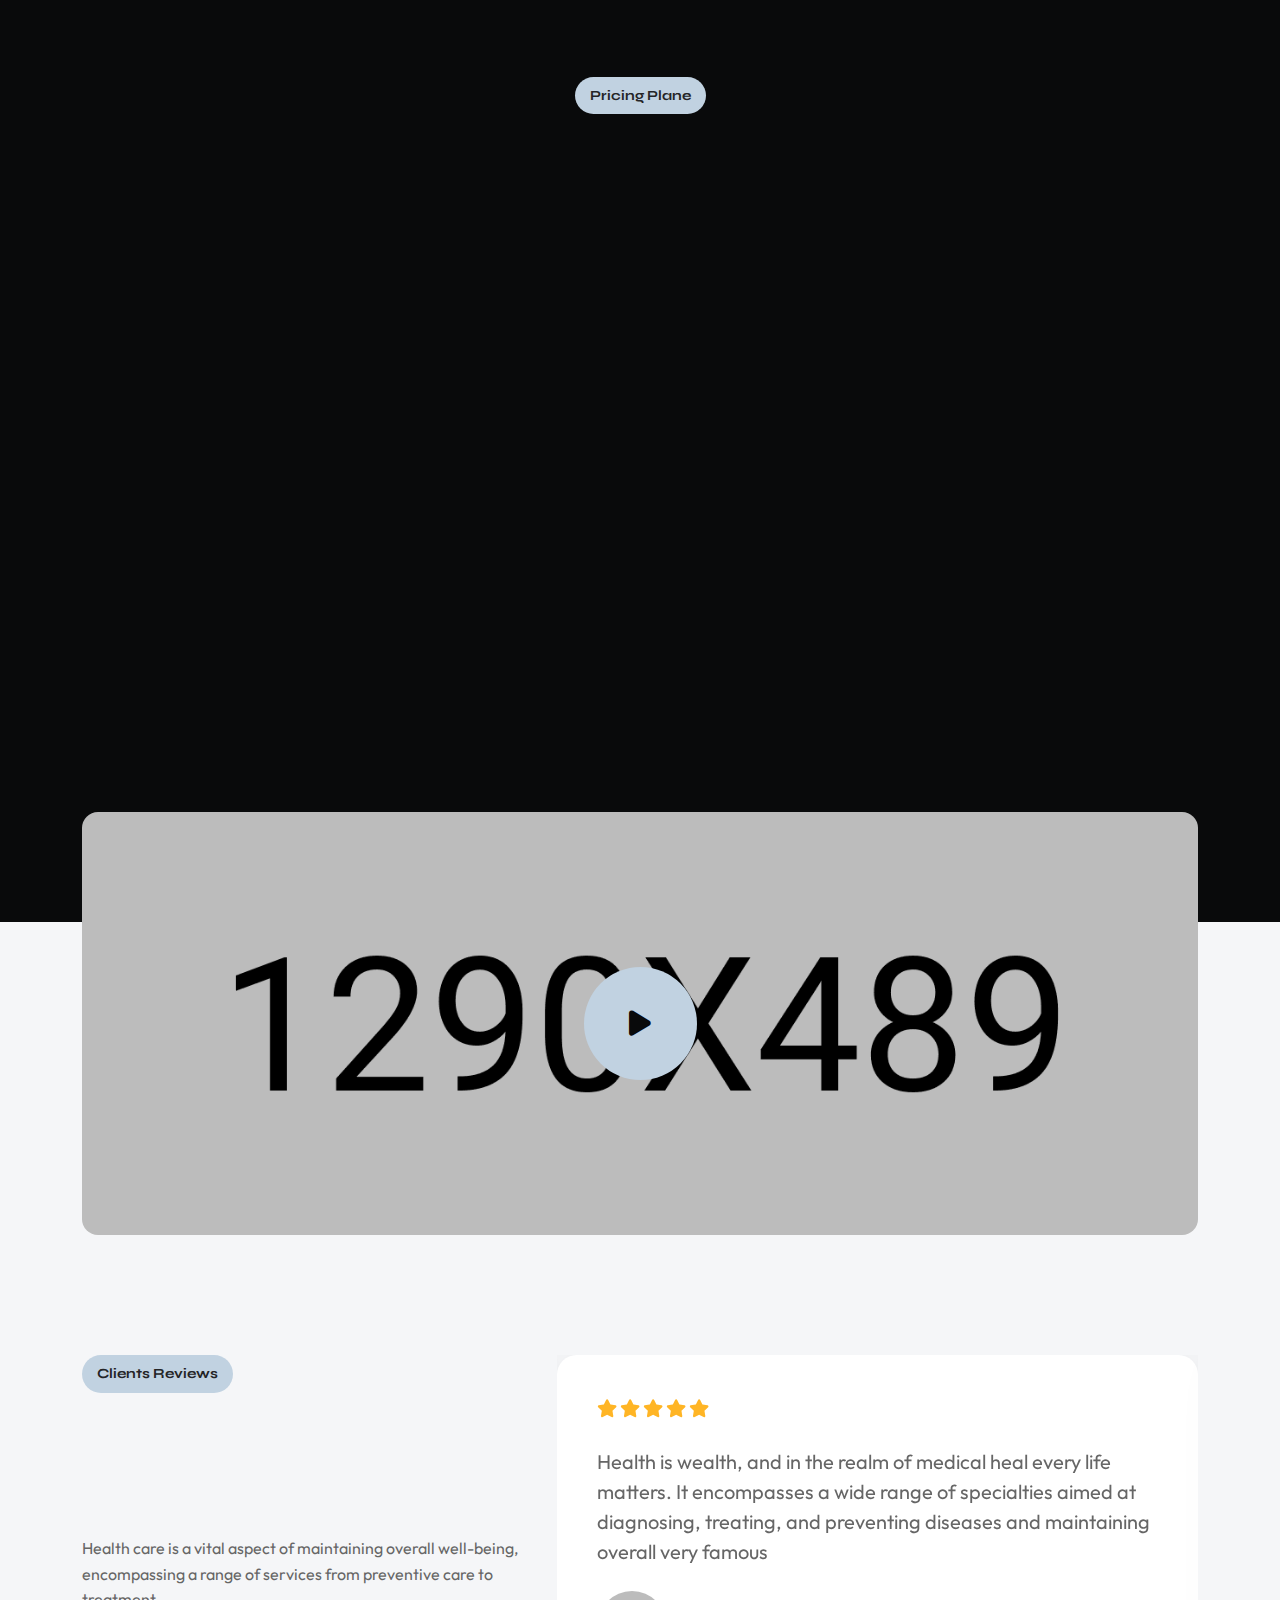
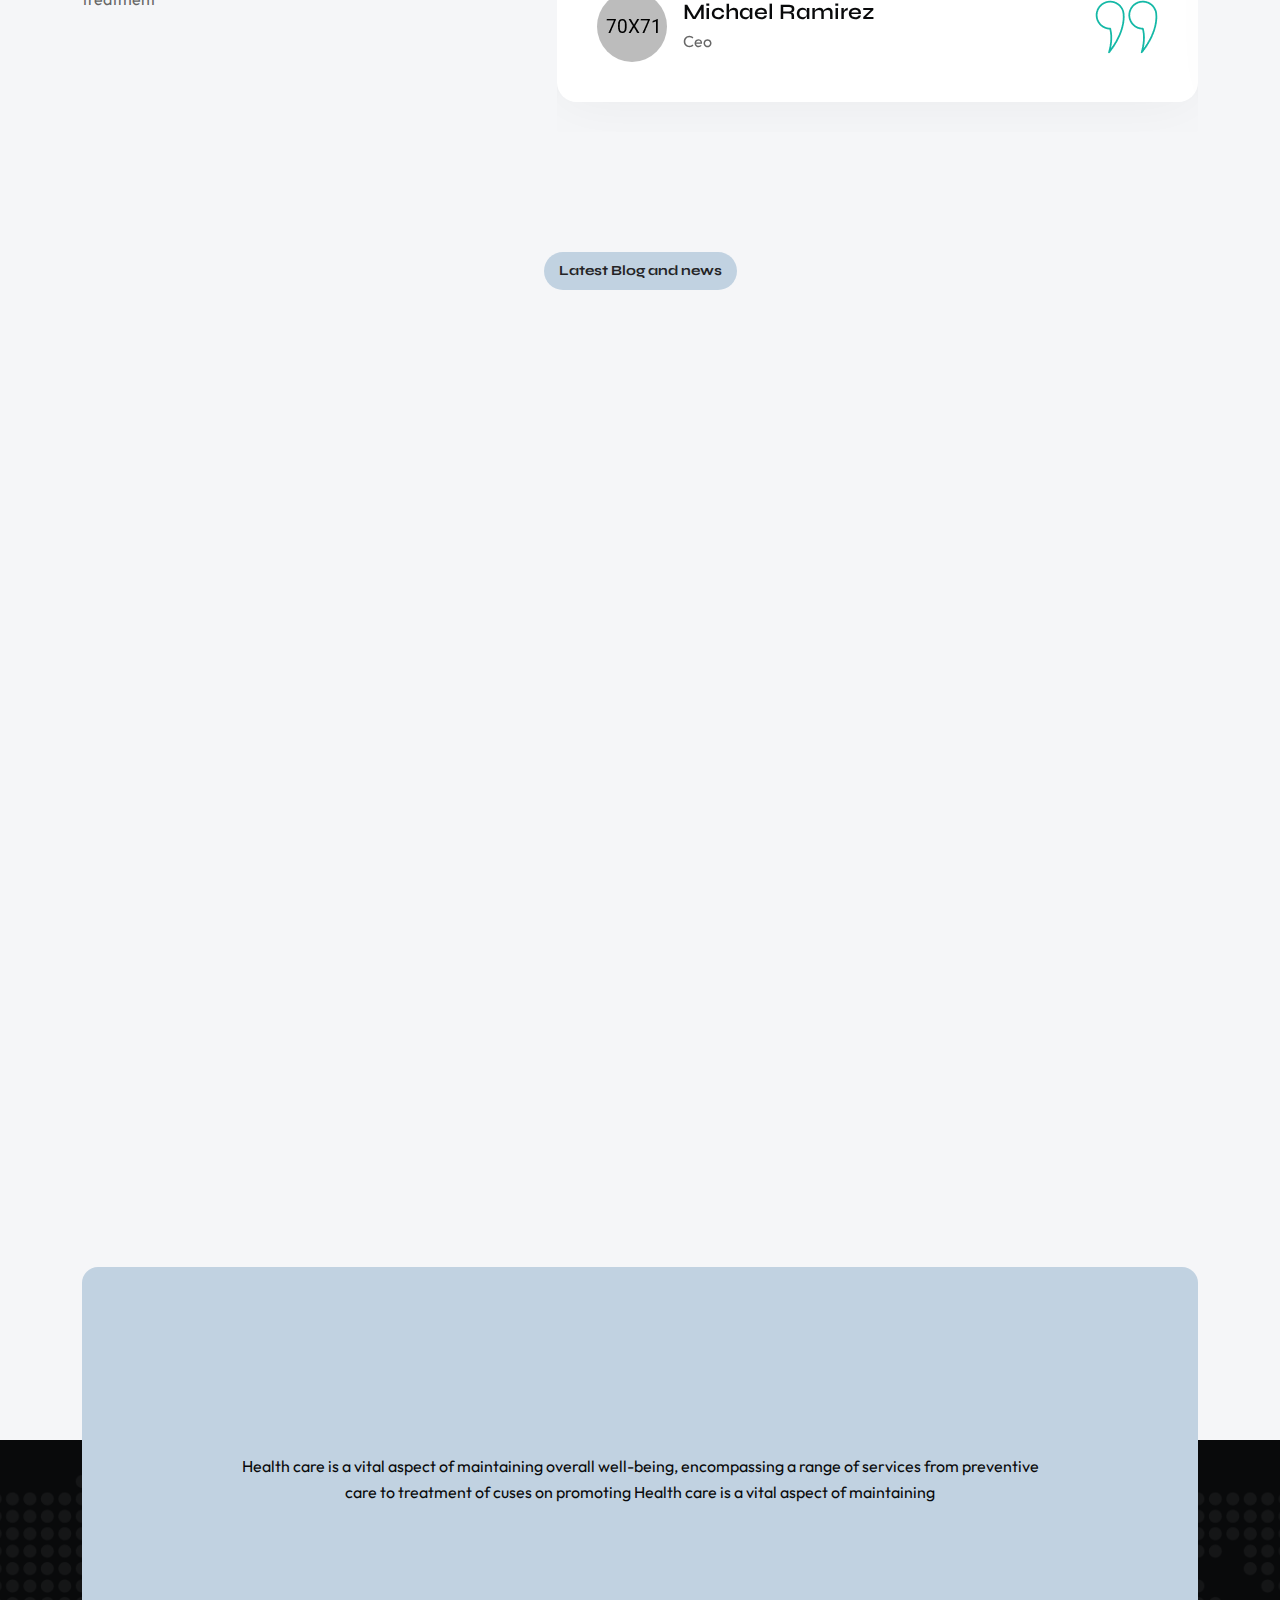
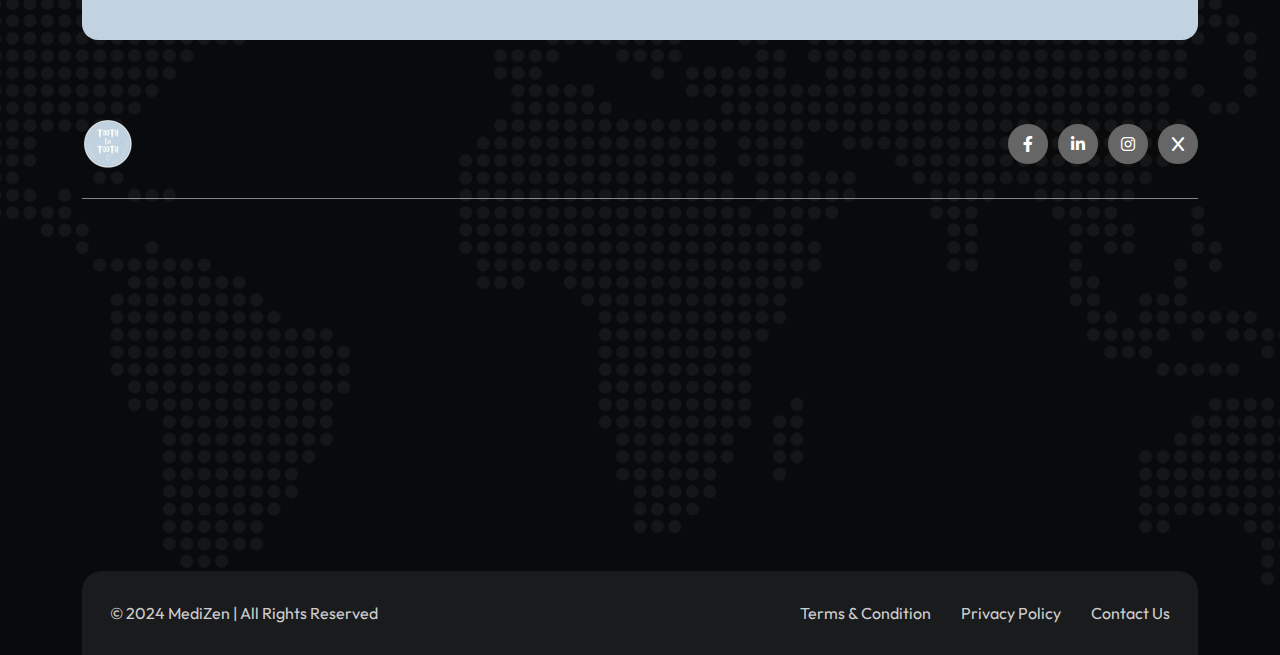
<file: index2.html>
<!DOCTYPE html>
<html lang="en">
<!--<< Header Area >>-->

<head>
    <!-- ========== Meta Tags ========== -->
    <meta charset="UTF-8">
    <meta http-equiv="X-UA-Compatible" content="IE=edge">
    <meta name="viewport" content="width=device-width, initial-scale=1">
    <meta name="author" content="authorName">
    <meta name="description" content="MediZen - Health & Medical HTML Template">
    <!-- ======== Page title ============ -->
    <title>MediZen - Health & Medical HTML Template</title>
    <!--<< Favcion >>-->
    <link rel="shortcut icon" href="assets/img/logo/favs.png">
    <!--<< Bootstrap min.css >>-->
    <link rel="stylesheet" href="assets/css/bootstrap.min.css">
    <!--<< All Min Css >>-->
    <link rel="stylesheet" href="assets/css/all.min.css">
    <!--<< Animate.css >>-->
    <link rel="stylesheet" href="assets/css/animate.css">
    <!--<< Magnific Popup.css >>-->
    <link rel="stylesheet" href="assets/css/magnific-popup.css">
    <!--<< MeanMenu.css >>-->
    <link rel="stylesheet" href="assets/css/meanmenu.css">
    <!--<< Swiper Bundle.css >>-->
    <link rel="stylesheet" href="assets/css/swiper-bundle.min.css">
    <!--<< Nice Select.css >>-->
    <link rel="stylesheet" href="assets/css/nice-select.css">
    <!--<< Main.css >>-->
    <link rel="stylesheet" href="assets/css/main.css">
</head>

<body>

    <!-- Preloader Start -->
    <div id="preloader" class="preloader">
        <div class="animation-preloader">
            <div class="spinner">
            </div>
            <div class="txt-loading">
                <span data-text-preloader="M" class="letters-loading">
                    M
                </span>
                <span data-text-preloader="D" class="letters-loading">
                    D
                </span>
                <span data-text-preloader="I" class="letters-loading">
                    I
                </span>
                <span data-text-preloader="Z" class="letters-loading">
                    Z
                </span>
                <span data-text-preloader="E" class="letters-loading">
                    E
                </span>
                <span data-text-preloader="N" class="letters-loading">
                    N
                </span>
            </div>
            <p class="text-center">Loading</p>
        </div>
        <div class="loader">
            <div class="row">
                <div class="col-3 loader-section section-left">
                    <div class="bg"></div>
                </div>
                <div class="col-3 loader-section section-left">
                    <div class="bg"></div>
                </div>
                <div class="col-3 loader-section section-right">
                    <div class="bg"></div>
                </div>
                <div class="col-3 loader-section section-right">
                    <div class="bg"></div>
                </div>
            </div>
        </div>
    </div>

    <!-- Start Cursor Pointer -->
    <div class="mouse-follower">
        <span class="cursor-outline"></span>
        <span class="cursor-dot"></span>
    </div>
    <!-- End Cursor Pointer -->

    <!-- Offcanvas Area Start -->
    <div class="fix-area">
        <div class="offcanvas__info">
            <div class="offcanvas__wrapper">
                <div class="offcanvas__content">
                    <div class="offcanvas__top mb-4 d-flex justify-content-between align-items-center">
                        <div class="offcanvas__logo">
                            <a href="index.html">
                                <img src="assets/img/logo/logo.png" alt="logo-img">
                            </a>
                        </div>
                        <div class="offcanvas__close">
                            <button>
                                <i class="fas fa-times"></i>
                            </button>
                        </div>
                    </div>
                    <div class="mobile-menu fix mb-3"></div>
                    <div class="offcanvas__contact">
                        <h4>Contact Info</h4>
                        <ul>
                            <li class="d-flex align-items-center">
                                <div class="offcanvas__contact-icon">
                                    <i class="fal fa-map-marker-alt"></i>
                                </div>
                                <div class="offcanvas__contact-text">
                                    <a target="_blank" href="#">4517 Washington Ave. Manchester, Kentucky 39495</a>
                                </div>
                            </li>
                            <li class="d-flex align-items-center">
                                <div class="offcanvas__contact-icon mr-15">
                                    <i class="fal fa-envelope"></i>
                                </div>
                                <div class="offcanvas__contact-text">
                                    <a href="mailto:info@example.com"><span
                                            class="mailto:info@example.com">info@example.com</span></a>
                                </div>
                            </li>
                            <li class="d-flex align-items-center">
                                <div class="offcanvas__contact-icon mr-15">
                                    <i class="fal fa-clock"></i>
                                </div>
                                <div class="offcanvas__contact-text">
                                    <a target="_blank" href="#">Sun-friday, 02am -09pm</a>
                                </div>
                            </li>
                            <li class="d-flex align-items-center">
                                <div class="offcanvas__contact-icon mr-15">
                                    <i class="far fa-phone"></i>
                                </div>
                                <div class="offcanvas__contact-text">
                                    <a href="tel:+11002345909">012 345 678 9101</a>
                                </div>
                            </li>
                        </ul>
                        <div class="header-button mt-4">
                            <a href="contact.html" class="theme-btn p2-bg text-center">
                                <span>
                                    Get A Quote
                                    <span class="ani-arrow">
                                        <i class="fa-solid fa-arrow-right-long"></i>
                                    </span>
                                </span>
                            </a>
                        </div>
                        <div class="social-icon d-flex align-items-center">
                            <a href="#"><i class="fab fa-facebook-f"></i></a>
                            <a href="#"><i class="fab fa-twitter"></i></a>
                            <a href="#"><i class="fab fa-youtube"></i></a>
                            <a href="#"><i class="fab fa-linkedin-in"></i></a>
                        </div>
                    </div>
                </div>
            </div>
        </div>
    </div>
    <div class="offcanvas__overlay"></div>

    <!-- Header Section Start -->
    <header id="header-sticky" class="header-1 bg-transparent sticky-header1">
        <div class="container">
            <div class="mega-menu-wrapper">
                <div class="header-main style-2">
                    <div class="header-left">
                        <div class="logo">
                            <a href="index.html" class="header-logo">
                                <img src="assets/img/logo/logo.png" alt="logo-img">
                            </a>
                        </div>
                    </div>
                    <div class="header-right d-flex justify-content-end align-items-center">
                        <div class="mean__menu-wrapper">
                            <div class="main-menu">
                                <nav id="mobile-menu">
                                    <ul>
                                        <li class="has-dropdown active menu-thumb">
                                            <a href="index.html">
                                                Home
                                                <i class="fas fa-angle-down"></i>
                                            </a>
                                            <ul class="submenu has-homemenu">
                                                <li>
                                                    <div class="homemenu-items">
                                                        <div class="homemenu">
                                                            <a href="index.html" class="homemenu-thumb">
                                                                <img src="assets/img/header/home-1.jpg" alt="img">
                                                                <span class="demo-button">
                                                                    <span class="theme-btn p1-bg box-style first-box">
                                                                        <span class="black">Home 01</span>
                                                                    </span>
                                                                </span>
                                                            </a>
                                                        </div>
                                                        <div class="homemenu">
                                                            <a href="index2.html" class="homemenu-thumb mb-15">
                                                                <img src="assets/img/header/home-2.jpg" alt="img">
                                                                <span class="demo-button">
                                                                    <span class="theme-btn p1-bg box-style first-box">
                                                                        <span class="black">Home 02</span>
                                                                    </span>
                                                                </span>
                                                            </a>
                                                        </div>
                                                    </div>
                                                </li>
                                            </ul>
                                        </li>
                                        <li>
                                            <a href="news.html">
                                                Services
                                                <i class="fas fa-angle-down"></i>
                                            </a>
                                            <ul class="submenu">
                                                <li><a href="service.html">Services</a></li>
                                                <li><a href="service-details.html">Services Details</a></li>
                                            </ul>
                                        </li>
                                        <li>
                                            <a href="news.html">
                                                Projects
                                                <i class="fas fa-angle-down"></i>
                                            </a>
                                            <ul class="submenu">
                                                <li><a href="project.html">Project</a></li>
                                                <li><a href="project-details.html">Project Details</a></li>
                                            </ul>
                                        </li>
                                        <li>
                                            <a href="news.html">
                                                Blog
                                                <i class="fas fa-angle-down"></i>
                                            </a>
                                            <ul class="submenu">
                                                <li><a href="blog.html">Blog</a></li>
                                                <li><a href="blog-details.html">Blog Details</a></li>
                                            </ul>
                                        </li>
                                        <li class="has-dropdown">
                                            <a href="news.html">
                                                Pages
                                                <i class="fas fa-angle-down"></i>
                                            </a>
                                            <ul class="submenu">
                                                <li><a href="about.html">About Us</a></li>
                                                <li><a href="doctor.html">Doctor</a></li>
                                                <li><a href="doctor-details.html">Doctor Details</a></li>
                                                <li><a href="pricing.html">Pricing</a></li>
                                            </ul>
                                        </li>
                                        <li>
                                            <a href="contact.html">Contact</a>
                                        </li>
                                    </ul>
                                </nav>
                            </div>
                        </div>
                        <a href="#0" class="search-trigger search-icon d-xl-none d-block"><i class="fal fa-search"></i>
                        </a>
                        <div class="header__hamburger d-xl-none my-auto">
                            <div class="sidebar__toggle">
                                <img src="assets/img/icon/menu.png" alt="icon">
                            </div>
                        </div>
                    </div>
                    <div class="header-btn d-xl-block d-none">
                        <a href="contact.html"
                            class="common-btn box-style first-box d-inline-flex justify-content-center align-items-center gap-xxl-2 gap-2 fs18 fw-semibold black overflow-hidden p1-bg rounded100">
                            Contact us
                            <img src="assets/img/icon/arrow-right-black.png" alt="icon">
                        </a>
                    </div>
                </div>
            </div>
        </div>
    </header>

    <!-- Banner Section Start -->
    <section class="banner-section2 white-bg fix">
        <div class="container">
            <div class="row justify-content-between">
                <div class="col-xxl-5 col-xl-5 col-lg-5">
                    <div class="hero-content-version2">
                        <span class="cmn-tag p1-bg heading-font mb-xxl-1 mb-3">Madical Care</span>
                        <h1 class="black wow fadeInUp mb-40" data-wow-delay="0.6s">
                            Quality health <br>
                            <span class="position-relative z-1 w-100">
                                Care
                                <img src="assets/img/element/title-badge1.png" alt="img"
                                    class="title-badge1 d-md-block d-none w-100">
                            </span>
                            <span class="fw-normal">Health Excellence</span>
                        </h1>
                        <div class="d-flex align-items-center gap-xl-2 gap-1">
                            <a href="https://www.youtube.com/watch?v=0pYoyQCau5k" class="video-choose d-center rounded-circle p2-bg video-popup">
                                <i class="fa-solid fa-play white"></i>
                            </a>
                            <span class="fs-six pra">
                                Play Now
                            </span>
                        </div>
                        <div class="hero2-counter-wrap">
                            <div class="hero-count-item d-xl-flex align-items-center gap-2">
                                <h2 class="black">120+</h2>
                                <p class="black">
                                    Winning <br> award
                                </p>
                            </div>
                            <div class="hero-count-item d-xl-flex align-items-center gap-2">
                                <h2 class="black">500+</h2>
                                <p class="black">
                                    Clients <br> Reviews
                                </p>
                            </div>
                        </div>
                    </div>
                </div>
                <div class="col-xxl-4 col-xl-3 col-lg-3 d-lg-block d-none">
                    <div class="hero2-thumb">
                        <img src="assets/img/banner/hero2-thumb.png" alt="img">
                    </div>
                </div>
                <div class="col-xxl-3 col-xl-4 col-lg-4">
                    <form action="#" class="hero-appoinment">
                        <h4 class="black mb-xxl-3 mb-2">Appiontment</h4>
                        <p class="pra mb-xxl-3 mb-2">Health care is a vital aspect of overall well-being</p>
                        <input type="text" placeholder="Your Name" class="mb-3">
                        <input type="text" placeholder="Your Phone" class="mb-3">
                        <input type="email" placeholder="Your Email" class="mb-3">
                        <select name="selected" class="mb-3">
                            <option value="1">Select One</option>
                            <option value="1">3:25 Am</option>
                            <option value="1">3:25 Am</option>
                            <option value="1">3:25 Pm</option>
                        </select>
                        <a href="doctor-details.html"
                            class="common-btn box-style p2-bg w-100 text-nowrap d-inline-flex justify-content-center align-items-center gap-xxl-2 gap-2 fs-seven fw-medium white overflow-hidden rounded100 wow fadeInRight"
                            data-wow-delay="0.8s">
                            Book Appiontment
                            <img src="assets/img/icon/arrow-right-white.png" alt="icon">
                        </a>
                    </form>
                </div>
            </div>
        </div>
    </section>

    <!-- Servie Section Start -->
    <section class="services-section cmn-bg fix section-padding">
        <div class="container">
            <div class="section-title text-center mb-60">
                <span class="cmn-tag p1-bg heading-font">Latest Service</span>
                <h2 class="wow fadeInUp black visible-slowly-right" data-wow-delay=".3s">
                    Your Wellness Our Priority <br>
                    <span class="position-relative z-1">
                        Healthier
                        <img src="assets/img/element/title-badge1.png" alt="img"
                            class="title-badge1 d-md-block d-none w-100">
                    </span>
                    Lives
                </h2>
            </div>
            <div class="row g-4">
                <div class="col-lg-4 col-md-6">
                    <div class="service-item overflow-hidden white-bg rounded-4 position-relative">
                        <div class="icon-area d-flex align-items-center gap-2">
                            <div class="icon d-center">
                                <img src="assets/img/icon/ser1.png" alt="icon">
                            </div>
                            <h4 class="black"><a href="service-details.html">Quality Care Service</a></h4>
                        </div>
                        <p class="pra">
                            Health care is a vital aspect maintaining overall well-being, encompassing a range
                        </p>
                        <div class="thumb overflow-hidden reveal-left position-relative">
                            <img src="assets/img/service/service2-v1.jpg" alt="img"
                                class="rounded-4 overflow-hidden w-100">
                        </div>
                        <div class="text-center service-btn-inner">
                            <a href="service-details.html"
                                class="common-btn box-style first-box d-inline-flex justify-content-center align-items-center gap-xxl-2 gap-2 fs18 fw-semibold black overflow-hidden white-bg rounded100">
                                Read More
                                <img src="assets/img/icon/arrow-right-black.png" alt="icon">
                            </a>
                        </div>
                    </div>
                </div>
                <div class="col-lg-4 col-md-6">
                    <div class="service-item overflow-hidden white-bg rounded-4 position-relative">
                        <div class="icon-area d-flex align-items-center gap-2">
                            <div class="icon d-center">
                                <img src="assets/img/icon/ser2.png" alt="icon">
                            </div>
                            <h4 class="black"><a href="service-details.html">Your Wellness Priority</a></h4>
                        </div>
                        <p class="pra">
                            Health care is a vital aspect maintaining overall well-being, encompassing a range
                        </p>
                        <div class="thumb overflow-hidden reveal-left position-relative">
                            <img src="assets/img/service/service2-v2.jpg" alt="img"
                                class="rounded-4 overflow-hidden w-100">
                        </div>
                        <div class="text-center service-btn-inner">
                            <a href="service-details.html"
                                class="common-btn box-style first-box d-inline-flex justify-content-center align-items-center gap-xxl-2 gap-2 fs18 fw-semibold black overflow-hidden white-bg rounded100">
                                Read More
                                <img src="assets/img/icon/arrow-right-black.png" alt="icon">
                            </a>
                        </div>
                    </div>
                </div>
                <div class="col-lg-4 col-md-6">
                    <div class="service-item overflow-hidden white-bg rounded-4 position-relative">
                        <div class="icon-area d-flex align-items-center gap-2">
                            <div class="icon d-center">
                                <img src="assets/img/icon/ser3.png" alt="icon">
                            </div>
                            <h4 class="black"><a href="service-details.html">Caring for You Always</a></h4>
                        </div>
                        <p class="pra">
                            Health care is a vital aspect maintaining overall well-being, encompassing a range
                        </p>
                        <div class="thumb overflow-hidden reveal-left position-relative">
                            <img src="assets/img/service/service2-v3.jpg" alt="img"
                                class="rounded-4 overflow-hidden w-100">
                        </div>
                        <div class="text-center service-btn-inner">
                            <a href="service-details.html"
                                class="common-btn box-style first-box d-inline-flex justify-content-center align-items-center gap-xxl-2 gap-2 fs18 fw-semibold black overflow-hidden white-bg rounded100">
                                Read More
                                <img src="assets/img/icon/arrow-right-black.png" alt="icon">
                            </a>
                        </div>
                    </div>
                </div>
            </div>
        </div>
    </section>

    <!-- About Section Start -->
    <section class="about-section2 space-bottom cmn-bg fix">
        <div class="container">
            <div class="row g-4 align-items-center justify-content-between flex-row-reverse">
                <div class="col-lg-6">
                    <div class="about-content2">
                        <div class="section-title mb-4">
                            <span class="cmn-tag p1-bg heading-font">About Us</span>
                            <h2 class="wow fadeInUp black visible-slowly-right mb-xxl-4 mb-3" data-wow-delay=".3s">
                                Compassionate Care <br> Always
                                <span class="position-relative z-1">
                                    There
                                    <img src="assets/img/element/title-badge1.png" alt="img"
                                        class="title-badge1 d-md-block d-none w-100">
                                </span>
                                Health First
                            </h2>
                            <p class="pra mb-sm-4 mb-3 position-relative syle-pra d-flex align-items-center gap-3">
                                <img src="assets/img/element/pra-element.png" alt="element" class="d-sm-block d-none">
                                Over 30 year’s experience providing top quality country'sacross world. The energy that
                                is
                                sourceable , free and healthy.
                            </p>
                            <p class="pra">
                                Health care is a vital aspect of maintaining overall well-being, encompassing a range of
                                services from preventive care
                                to treatment of cuses on promoting Health care is a vital aspect of maintaining overall
                                well-being, encompassing a range
                                of services
                            </p>
                        </div>
                        <div class="about-point mb-40">
                            <div class="about-point-item d-flex align-items-center gap-sm-3 gap-2">
                                <img src="assets/img/icon/about-icon1.png" alt="icon">
                                <h4 class="black">Vitality Clinic <br> Wellness</h4>
                            </div>
                            <div class="about-point-item d-flex align-items-center gap-sm-3 gap-2">
                                <img src="assets/img/icon/about-icon2.png" alt="icon">
                                <h4 class="black">CarePoint <br> Health</h4>
                            </div>
                        </div>
                        <a href="about.html"
                            class="common-btn box-style first-box d-inline-flex justify-content-center align-items-center gap-xxl-2 gap-2 fs18 fw-semibold black overflow-hidden white-bg rounded100">
                            Read More
                            <img src="assets/img/icon/arrow-right-black.png" alt="icon">
                        </a>
                    </div>
                </div>
                <div class="col-xl-5 col-lg-6">
                    <div class="about-thumb2 reveal-left rounded-4">
                        <img src="assets/img/about/about2.jpg" alt="img" class="w-100 rounded-4">
                    </div>
                </div>
            </div>
        </div>
    </section>

    <!-- Feature Section Start -->
    <section class="feature-section fix section-padding">
        <div class="container">
            <div class="section-title text-center mb-60">
                <span class="cmn-tag p1-bg heading-font">Our Team Member</span>
                <h2 class="wow fadeInUp black visible-slowly-right" data-wow-delay=".3s">
                    Compassionate Care <br> Health Exceptional
                    <span class="position-relative z-1">
                        Results
                        <img src="assets/img/element/title-badge1.png" alt="img"
                            class="title-badge1 d-md-block d-none w-100">
                    </span>
                </h2>
            </div>
            <div class="featue-wrapper feaure-wrapper2 position-relative white-bg">
                <div class="feature-inner">
                    <div class="ins d-flex flex-column gap-xxl-4 gap-3">
                        <div class="line"></div>
                        <div class="feature-items">
                            <div
                                class="feature-left d-lg-flex d-grid gap-3 flex-lg-nowrap flex-wrap justify-content-between align-items-center">
                                <h4><a href="doctor-details.html" class="black fw_600 text-nowrap">Dr.Alvin Eclair</a></h4>
                                <ul class="feature-list d-flex flex-column gap-1">
                                    <li class="text-nowrap">
                                        Neurology Expert
                                    </li>
                                </ul>
                                <p class="pra fs-seven">
                                    Medical care encompasses a range of services aimed at promoting health, preventing
                                    disease
                                </p>
                            </div>
                            <a href="doctor-details.html" class="cmn-arrows d-center">
                                <img src="assets/img/icon/arrow-right-black.png" alt="icon">
                            </a>
                            <!-- Extra Hover -->
                            <img src="assets/img/choose/feature4.jpg" alt="img" class="extra-feature">
                        </div>
                        <div class="line"></div>
                    </div>
                    <div class="ins d-flex flex-column gap-xxl-4 gap-3">
                        <div class="line"></div>
                        <div class="feature-items">
                            <div
                                class="feature-left d-lg-flex d-grid gap-3 flex-lg-nowrap flex-wrap justify-content-between align-items-center">
                                <h4><a href="doctor-details.html" class="black fw_600 text-nowrap">Dr.Alan Jellybean</a></h4>
                                <ul class="feature-list d-flex flex-column gap-1">
                                    <li class="text-nowrap">
                                        Dental Care
                                    </li>
                                </ul>
                                <p class="pra fs-seven">
                                    Medical care encompasses a range of services aimed at promoting health, preventing
                                    disease
                                </p>
                            </div>
                            <a href="doctor-details.html" class="cmn-arrows d-center">
                                <img src="assets/img/icon/arrow-right-black.png" alt="icon">
                            </a>
                            <!-- Extra Hover -->
                            <img src="assets/img/choose/feature1.jpg" alt="img" class="extra-feature">
                        </div>
                        <div class="line"></div>
                    </div>
                    <div class="ins d-flex flex-column gap-xxl-4 gap-3">
                        <div class="line"></div>
                        <div class="feature-items">
                            <div
                                class="feature-left d-lg-flex d-grid gap-3 flex-lg-nowrap flex-wrap justify-content-between align-items-center">
                                <h4><a href="doctor-details.html" class="black fw_600 text-nowrap">Dr.Dean R. Chassay</a></h4>
                                <ul class="feature-list d-flex flex-column gap-1">
                                    <li class="text-nowrap">
                                        Eye Expert
                                    </li>
                                </ul>
                                <p class="pra fs-seven">
                                    Medical care encompasses a range of services aimed at promoting health, preventing
                                    disease
                                </p>
                            </div>
                            <a href="doctor-details.html" class="cmn-arrows d-center">
                                <img src="assets/img/icon/arrow-right-black.png" alt="icon">
                            </a>
                            <!-- Extra Hover -->
                            <img src="assets/img/choose/feature2.jpg" alt="img" class="extra-feature">
                        </div>
                        <div class="line"></div>
                    </div>
                    <div class="ins d-flex flex-column gap-xxl-4 gap-3">
                        <div class="line"></div>
                        <div class="feature-items">
                            <div
                                class="feature-left d-lg-flex d-grid gap-3 flex-lg-nowrap flex-wrap justify-content-between align-items-center">
                                <h4><a href="doctor-details.html" class="black fw_600 text-nowrap">Dr.Alan Jellybean</a></h4>
                                <ul class="feature-list d-flex flex-column gap-1">
                                    <li class="text-nowrap">
                                        Heart Spacialist
                                    </li>
                                </ul>
                                <p class="pra fs-seven">
                                    Medical care encompasses a range of services aimed at promoting health, preventing
                                    disease
                                </p>
                            </div>
                            <a href="doctor-details.html" class="cmn-arrows d-center">
                                <img src="assets/img/icon/arrow-right-black.png" alt="icon">
                            </a>
                            <!-- Extra Hover -->
                            <img src="assets/img/choose/feature3.jpg" alt="img" class="extra-feature">
                        </div>
                        <div class="line"></div>
                    </div>
                </div>
            </div>
        </div>
    </section>

    <!-- Latest Project Section Start -->
    <section class="latest-projects fix">
        <div class="container">
            <div class="d-flex flex-sm-nowrap flex-wrap gap-2 align-items-end justify-content-between mb-60">
                <div class="section-title">
                    <span class="cmn-tag p1-bg heading-font mb-3">Latest Project</span>
                    <h2 class="wow fadeInUp black visible-slowly-right" data-wow-delay=".3s">
                        A healthy tomorrow <br> starts today
                        <span class="position-relative z-1">
                            Where
                            <img src="assets/img/element/title-badge1.png" alt="img"
                                class="title-badge1 d-md-block d-none w-100">
                        </span>
                        health
                    </h2>
                </div>
                <div class="array-button d-flex align-items-center gap-3 wow fadeInUp" data-wow-delay=".5s">
                    <button class="array-prev d-center">
                        <img src="assets/img/icon/arrow-left-black.png" alt="icon">
                    </button>
                    <button class="array-next d-center active">
                        <img src="assets/img/icon/arrow-right-black.png" alt="icon">
                    </button>
                </div>
            </div>
            <div class="swiper lastes-project__wrapper">
                <div class="swiper-wrapper">
                    <div class="swiper-slide">
                        <div class="latest-project-slide">
                            <img src="assets/img/choose/ls1.jpg" alt="img">
                            <div class="ls-content text-center">
                                <span class="white d-block mb-2">StrategyCraft</span>
                                <h4 class="white"><a href="project-details.html" class="white">Caring for You Caring</a></h4>
                            </div>
                        </div>
                    </div>
                    <div class="swiper-slide">
                        <div class="latest-project-slide">
                            <img src="assets/img/choose/ls2.png" alt="img">
                            <div class="ls-content text-center">
                                <span class="white d-block mb-2">StrategyCraft</span>
                                <h4 class="white"><a href="project-details.html" class="white">Caring for You Caring</a></h4>
                            </div>
                        </div>
                    </div>
                    <div class="swiper-slide">
                        <div class="latest-project-slide">
                            <img src="assets/img/choose/ls3.jpg" alt="img">
                            <div class="ls-content text-center">
                                <span class="white d-block mb-2">StrategyCraft</span>
                                <h4 class="white"><a href="project-details.html" class="white">Caring for You Caring</a></h4>
                            </div>
                        </div>
                    </div>
                </div>
            </div>
        </div>
    </section>

    <!-- Helth Compassionate -->
    <section class="helth-compassionate cmn-bg section-padding">
        <div class="container">
            <div class="row g-4">
                <div class="col-lg-7 h-100">
                    <div class="compassionate-left-content">
                        <div class="box">
                            <h4 class="black mb-md-3 mb-2">Compassionate Care There Health First</h4>
                            <p class="black mb-40 pb-2">Health care is a vital aspect of maintaining overall well-being
                                encompassing a range of services from preventive</p>
                            <a href="doctor-details.html"
                                class="common-btn box-style first-box d-inline-flex justify-content-center align-items-center gap-xxl-2 gap-2 fs18 fw-semibold black overflow-hidden rounded100">
                                Book An Appiontment
                                <img src="assets/img/icon/arrow-right-black.png" alt="icon">
                            </a>
                        </div>
                        <div class="thumb d-md-block d-none">
                            <img src="assets/img/global/compassionate.png" alt="img">
                        </div>
                    </div>
                </div>
                <div class="col-lg-5 h-100">
                    <div class="compassionate-right">
                        <div class="compassionate-item">
                            <div class="icon d-center rounded-circle"><img src="assets/img/icon/compasi1.png"
                                    alt="icon"></div>
                            <div class="cont">
                                <h4 class="white mb-2">Your health our priority</h4>
                                <p class="white">
                                    Medical care encompasses a range of services aimed at the a promoting health,
                                    preventing
                                </p>
                            </div>
                        </div>
                        <div class="compassionate-item">
                            <div class="icon d-center rounded-circle"><img src="assets/img/icon/compasi2.png"
                                    alt="icon"></div>
                            <div class="cont">
                                <h4 class="white mb-2">wellness Healing with heart</h4>
                                <p class="white">
                                    Medical care encompasses a range of services aimed at the a promoting health,
                                    preventing
                                </p>
                            </div>
                        </div>
                        <div class="compassionate-item">
                            <div class="icon d-center rounded-circle"><img src="assets/img/icon/compasi3.png"
                                    alt="icon"></div>
                            <div class="cont">
                                <h4 class="white mb-2">Care Point Health Institute</h4>
                                <p class="white">
                                    Medical care encompasses a range of services aimed at the a promoting health,
                                    preventing
                                </p>
                            </div>
                        </div>
                    </div>
                </div>
            </div>
        </div>
    </section>

    <!-- Pricing Section Start -->
    <section class="pricing-section fix n900-bg space-top">
        <div class="container">
            <div class="section-title text-center mb-60">
                <span class="cmn-tag p1-bg heading-font">Pricing Plane</span>
                <h2 class="wow fadeInUp white visible-slowly-right" data-wow-delay=".3s">
                    Where health meets hope <br> partner in
                    <span class="position-relative z-1">
                        wellness
                        <img src="assets/img/element/title-badge1.png" alt="img"
                            class="title-badge1 d-md-block d-none w-100">
                    </span>
                </h2>
            </div>
            <div class="row g-xxl-5 g-4 justify-content-center align-items-center">
                <div class="col-lg-4 col-md-6 wow fadeInUp" data-wow-delay="0.4s">
                    <div class="pricing-items">
                        <div class="pricing-head">
                            <h4 class="white mb-2">Perfect</h4>
                            <div class="d-flex align-items-end white">
                                <h2 class="white">$29</h2>
                                <h6 class="white">/month</h6>
                            </div>
                        </div>
                        <ul class="pricing-list d-flex flex-column mb-4 pb-xl-3">
                            <li class="d-flex align-items-center gap-lg-2 gap-1 fs-six white">
                                <i class="fa-solid fa-angles-right white"></i> Mistakes To Avoid
                            </li>
                            <li class="d-flex align-items-center gap-lg-2 gap-1 fs-six white">
                                <i class="fa-solid fa-angles-right white"></i> Knew About Fonts
                            </li>
                            <li class="d-flex align-items-center gap-lg-2 gap-1 fs-six white">
                                <i class="fa-solid fa-angles-right white"></i> Winning Metric for Your Startup
                            </li>
                        </ul>
                        <a href="pricing.html"
                            class="common-btn box-style w-100 first-box d-inline-flex justify-content-center align-items-center gap-xxl-2 gap-2 fs18 fw-semibold white overflow-hidden n900-bg rounded100">
                            Book An Appiontment
                            <img src="assets/img/icon/arrow-right-white.png" alt="icon">
                        </a>
                    </div>
                </div>
                <div class="col-lg-4 col-md-6 wow fadeInUp" data-wow-delay="0.6s">
                    <div class="pricing-items premium">
                        <div class="pricing-head">
                            <h4 class="white mb-2">Easy</h4>
                            <div class="d-flex align-items-end white">
                                <h2 class="white">$19</h2>
                                <h6 class="white">/month</h6>
                            </div>
                        </div>
                        <ul class="pricing-list d-flex flex-column mb-4 pb-xl-3">
                            <li class="d-flex align-items-center gap-lg-2 gap-1 fs-six white">
                                <i class="fa-solid fa-angles-right white"></i> Mistakes To Avoid
                            </li>
                            <li class="d-flex align-items-center gap-lg-2 gap-1 fs-six white">
                                <i class="fa-solid fa-angles-right white"></i> Knew About Fonts
                            </li>
                            <li class="d-flex align-items-center gap-lg-2 gap-1 fs-six white">
                                <i class="fa-solid fa-angles-right white"></i> Winning Metric for Your Startup
                            </li>
                        </ul>
                        <a href="pricing.html"
                            class="common-btn box-style w-100 first-box d-inline-flex justify-content-center align-items-center gap-xxl-2 gap-2 fs18 fw-semibold white overflow-hidden n900-bg rounded100">
                            Book An Appiontment
                            <img src="assets/img/icon/arrow-right-white.png" alt="icon">
                        </a>
                    </div>
                </div>
                <div class="col-lg-4 col-md-6 wow fadeInUp" data-wow-delay="0.4s">
                    <div class="pricing-items">
                        <div class="pricing-head">
                            <h4 class="white mb-2">Perfect</h4>
                            <div class="d-flex align-items-end white">
                                <h2 class="white">$29</h2>
                                <h6 class="white">/month</h6>
                            </div>
                        </div>
                        <ul class="pricing-list d-flex flex-column mb-4 pb-xl-3">
                            <li class="d-flex align-items-center gap-lg-2 gap-1 fs-six white">
                                <i class="fa-solid fa-angles-right white"></i> Mistakes To Avoid
                            </li>
                            <li class="d-flex align-items-center gap-lg-2 gap-1 fs-six white">
                                <i class="fa-solid fa-angles-right white"></i> Knew About Fonts
                            </li>
                            <li class="d-flex align-items-center gap-lg-2 gap-1 fs-six white">
                                <i class="fa-solid fa-angles-right white"></i> Winning Metric for Your Startup
                            </li>
                        </ul>
                        <a href="pricing.html"
                            class="common-btn box-style w-100 first-box d-inline-flex justify-content-center align-items-center gap-xxl-2 gap-2 fs18 fw-semibold white overflow-hidden n900-bg rounded100">
                            Book An Appiontment
                            <img src="assets/img/icon/arrow-right-white.png" alt="icon">
                        </a>
                    </div>
                </div>
            </div>
        </div>
    </section>

    <!-- Video Bg Section Start -->
    <div class="video-section section-padding cmn-bg fix">
        <div class="container">
            <div class="video-uniquewrap position-relative d-center w-100">
                <img src="assets/img/global/video-unique.png" alt="img" class="w-100 rounded-4">
                <a href="https://www.youtube.com/watch?v=0pYoyQCau5k" class="video-choose position-absolute d-center rounded-circle p1-bg video-popup">
                    <i class="fa-solid fa-play white"></i>
                </a>
            </div>
        </div>
    </div>

    <!-- Testimonial Section Start -->
    <section class="testimonial-sectio2 cmn-bg fix">
        <div class="container">
            <div class="row g-4 justify-content-between">
                <div class="col-xxl-4 col-xl-5 col-lg-5">
                    <div class="section-title">
                        <span class="cmn-tag p1-bg heading-font mb-3">Clients Reviews</span>
                        <h2 class="wow fadeInUp black visible-slowly-right mb-xxl-4 mb-3" data-wow-delay=".3s">
                            What Our Users Are
                            <span class="position-relative z-1">
                                Saying
                                <img src="assets/img/element/title-badge1.png" alt="img"
                                    class="title-badge1 d-md-block d-none w-100">
                            </span>
                        </h2>
                        <p class="pra mb-40">
                            Health care is a vital aspect of maintaining overall well-being, encompassing a range of
                            services from preventive care
                            to treatment
                        </p>
                        <div class="array-button d-flex align-items-center gap-3 wow fadeInUp" data-wow-delay=".5s">
                            <button class="array-prev"><i class="fal fa-arrow-left"></i></button>
                            <button class="array-next"><i class="fal fa-arrow-right"></i></button>
                        </div>
                    </div>
                </div>
                <div class="col-xxl-7 col-xl-7 col-lg-7">
                    <div class="swiper testimonial-slider">
                        <div class="swiper-wrapper">
                            <div class="swiper-slide">
                                <div class="testimonial-items style2">
                                    <div class="ratting mb-3">
                                        <i class="fa-solid fa-star p3-clr fs-six"></i>
                                        <i class="fa-solid fa-star p3-clr fs-six"></i>
                                        <i class="fa-solid fa-star p3-clr fs-six"></i>
                                        <i class="fa-solid fa-star p3-clr fs-six"></i>
                                        <i class="fa-solid fa-star p3-clr fs-six"></i>
                                    </div>
                                    <p class="fs-five pra mt-xxl-4 mt-4 mb-4">
                                        Health is wealth, and in the realm of medical heal every life matters. It
                                        encompasses a wide range of specialties aimed
                                        at diagnosing, treating, and preventing diseases and maintaining overall very
                                        famous
                                    </p>
                                    <div class="d-flex align-items-center justify-content-between">
                                        <div class="d-flex align-items-center gap-xxl-4 gap-xl-3 gap-2">
                                            <img src="assets/img/testimonial/testimonial-john.png" alt="img"
                                                class="rounded-circle">
                                            <div class="cont">
                                                <h4 class="black">Michael Ramirez</h4>
                                                <span class="fs-seven pra">Ceo</span>
                                            </div>
                                        </div>
                                        <img src="assets/img/testimonial/quote-icons.png" alt="img" class="quote">
                                    </div>
                                </div>
                            </div>
                        </div>
                    </div>
                </div>
            </div>
        </div>
    </section>

    <!--<< Blog News Start >>-->
    <section class="blog-section2 section-padding cmn-bg">
        <div class="container">
            <div class="section-title text-center mb-60">
                <span class="cmn-tag p1-bg heading-font">Latest Blog and news</span>
                <h2 class="wow fadeInUp black visible-slowly-right" data-wow-delay=".3s">
                    Caring for You, Caring for <br> Health
                    <span class="position-relative z-1">
                        Guardians
                        <img src="assets/img/element/title-badge1.png" alt="img"
                            class="title-badge1 d-md-block d-none w-100">
                    </span>
                </h2>
            </div>
            <div class="row g-4">
                <div class="col-lg-6 wow fadeInUp" data-wow-delay="0.3s">
                    <div class="blog-items2 rounded-4">
                        <div class="thumb rounded-4 position-relative">
                            <img src="assets/img/blog/blog2-v1.jpg" alt="img" class="rounded-4">
                            <div class="d-flex gap-1 align-items-center blog-date">
                                <div class="icon d-center"><i class="fa-solid fa-calendar-days"></i></div>
                                <span class="cont">23 Dec 2023</span>
                            </div>
                        </div>
                        <div class="content">
                            <div class="admin-area d-flex align-items-center gap-xl-4 gap-3 mb-xl-3 mb-2">
                                <div class="d-flex align-items-center gap-1 fs-eight pra">
                                    <i class="fa-solid fa-user n900-clr"></i>
                                    Admin
                                </div>
                                <div class="d-flex align-items-center gap-1 fs-eight pra">
                                    <i class="fa-regular fa-folder-open n900-clr"></i>
                                    Catagory
                                </div>
                            </div>
                            <h4 class="mb-4"><a href="blog-details.html" class="black">Empowering Futures an Quality
                                    Care</a></h4>
                            <a href="blog-details.html"
                                class="common-btn box-style first-box d-inline-flex justify-content-center align-items-center gap-xxl-2 gap-2 fs18 fw-semibold black overflow-hidden white-bg rounded100">
                                Read More
                                <img src="assets/img/icon/arrow-right-black.png" alt="icon">
                            </a>
                        </div>
                    </div>
                </div>
                <div class="col-lg-6 wow fadeInUp" data-wow-delay="0.5s">
                    <div class="blog-items2 rounded-4">
                        <div class="thumb rounded-4 position-relative">
                            <img src="assets/img/blog/blog2-v2.jpg" alt="img" class="rounded-4">
                            <div class="d-flex gap-1 align-items-center blog-date">
                                <div class="icon d-center"><i class="fa-solid fa-calendar-days"></i></div>
                                <span class="cont">23 Dec 2023</span>
                            </div>
                        </div>
                        <div class="content">
                            <div class="admin-area d-flex align-items-center gap-xl-4 gap-3 mb-xl-3 mb-2">
                                <div class="d-flex align-items-center gap-1 fs-eight pra">
                                    <i class="fa-solid fa-user n900-clr"></i>
                                    Admin
                                </div>
                                <div class="d-flex align-items-center gap-1 fs-eight pra">
                                    <i class="fa-regular fa-folder-open n900-clr"></i>
                                    Catagory
                                </div>
                            </div>
                            <h4 class="mb-4"><a href="blog-details.html" class="black">Health Matters, We Care Wellness
                                    Begins</a></h4>
                            <a href="blog-details.html"
                                class="common-btn box-style first-box d-inline-flex justify-content-center align-items-center gap-xxl-2 gap-2 fs18 fw-semibold black overflow-hidden white-bg rounded100">
                                Read More
                                <img src="assets/img/icon/arrow-right-black.png" alt="icon">
                            </a>
                        </div>
                    </div>
                </div>
                <div class="col-lg-6 wow fadeInUp" data-wow-delay="0.7s">
                    <div class="blog-items2 rounded-4">
                        <div class="thumb rounded-4 position-relative">
                            <img src="assets/img/blog/blog2-v3.jpg" alt="img" class="rounded-4">
                            <div class="d-flex gap-1 align-items-center blog-date">
                                <div class="icon d-center"><i class="fa-solid fa-calendar-days"></i></div>
                                <span class="cont">23 Dec 2023</span>
                            </div>
                        </div>
                        <div class="content">
                            <div class="admin-area d-flex align-items-center gap-xl-4 gap-3 mb-xl-3 mb-2">
                                <div class="d-flex align-items-center gap-1 fs-eight pra">
                                    <i class="fa-solid fa-user n900-clr"></i>
                                    Admin
                                </div>
                                <div class="d-flex align-items-center gap-1 fs-eight pra">
                                    <i class="fa-regular fa-folder-open n900-clr"></i>
                                    Catagory
                                </div>
                            </div>
                            <h4 class="mb-4"><a href="blog-details.html" class="black">CareMed Solutions Vitality
                                    Health</a></h4>
                            <a href="blog-details.html"
                                class="common-btn box-style first-box d-inline-flex justify-content-center align-items-center gap-xxl-2 gap-2 fs18 fw-semibold black overflow-hidden white-bg rounded100">
                                Read More
                                <img src="assets/img/icon/arrow-right-black.png" alt="icon">
                            </a>
                        </div>
                    </div>
                </div>
                <div class="col-lg-6 wow fadeInUp" data-wow-delay="0.9s">
                    <div class="blog-items2 rounded-4">
                        <div class="thumb rounded-4 position-relative">
                            <img src="assets/img/blog/blog2-v4.jpg" alt="img" class="rounded-4">
                            <div class="d-flex gap-1 align-items-center blog-date">
                                <div class="icon d-center"><i class="fa-solid fa-calendar-days"></i></div>
                                <span class="cont">23 Dec 2023</span>
                            </div>
                        </div>
                        <div class="content">
                            <div class="admin-area d-flex align-items-center gap-xl-4 gap-3 mb-xl-3 mb-2">
                                <div class="d-flex align-items-center gap-1 fs-eight pra">
                                    <i class="fa-solid fa-user n900-clr"></i>
                                    Admin
                                </div>
                                <div class="d-flex align-items-center gap-1 fs-eight pra">
                                    <i class="fa-regular fa-folder-open n900-clr"></i>
                                    Catagory
                                </div>
                            </div>
                            <h4 class="mb-4"><a href="blog-details.html" class="black">Center Serene Care Services
                                    Peak</a></h4>
                            <a href="blog-details.html"
                                class="common-btn box-style first-box d-inline-flex justify-content-center align-items-center gap-xxl-2 gap-2 fs18 fw-semibold black overflow-hidden white-bg rounded100">
                                Read More
                                <img src="assets/img/icon/arrow-right-black.png" alt="icon">
                            </a>
                        </div>
                    </div>
                </div>
            </div>
        </div>
    </section>

    <!--<< Footer News Appinment Start >>-->
    <div class="footer-new-appoinment position-relative cmn-bg">
        <div class="container">
            <div class="newsletter-appoinment-wrap p1-bg rounded-4">
                <div class="section-title text-center">
                    <h2 class="wow fadeInUp black mb-xxl-4 mb-3 visible-slowly-right" data-wow-delay=".3s">
                        Ready To Turn Dreams Into Reality Lets Get
                        <span class="position-relative z-1">
                            Started
                            <img src="assets/img/element/newsletter-element.png" alt="img"
                                class="title-badge1 d-md-block d-none w-100">
                        </span>
                        Now
                    </h2>
                    <p class="black mb-4">
                        Health care is a vital aspect of maintaining overall well-being, encompassing a range of
                        services from preventive care
                        to treatment of cuses on promoting Health care is a vital aspect of maintaining
                    </p>
                    <a href="doctor-details.html"
                        class="common-btn box-style first-box d-inline-flex justify-content-center align-items-center gap-xxl-2 gap-2 fs18 fw-semibold white overflow-hidden p2-bg rounded100 wow fadeInRight"
                        data-wow-delay="0.8s">
                        Book An Appiontment
                        <img src="assets/img/icon/arrow-right-white.png" alt="icon">
                    </a>
                </div>
            </div>
        </div>
    </div>

    <!--<< Footer Section Start >>-->
    <footer class="footer-section footer-style2 z-1 position-relative blackbg">
        <div class="container">
            <div class="footer-social-logo d-flex align-items-center justify-content-sm-between justify-content-center">
                <a href="index.html">
                    <img src="assets/img/logo/logo-white.png" alt="logo-img">
                </a>
                <div class="social-wrapper d-flex align-items-center">
                    <a href="#" class=" black"><i class="fab fa-facebook-f"></i></a>
                    <a href="#" class=" black"><i class="fa-brands fa-linkedin-in"></i></a>
                    <a href="#" class=" black"><i class="fab fa-instagram"></i></a>
                    <a href="#" class=" black"><i class="fa-brands fa-x"></i></a>
                </div>
            </div>
            <div class="footer-widgets-wrapper">
                <div class="row g-4 justify-content-between">
                    <div class="col-lg-3 col-md-6 col-sm-5 d-flex justify-content-lg-center">
                        <div class="single-footer-widget wow fadeInUp" data-wow-delay="0.7s">
                            <div class="widget-head">
                                <h4 class="white">Contact</h4>
                            </div>
                            <ul class="footer-info d-flex flex-column gpa-xxl-4 gap-3">
                                <li class="d-flex align-items-center gap-xl-3 gap-2">
                                    <span class="icon d-center"><i class="p1-clr fa-solid fa-location-dot"></i></span>
                                    <div class="cont">
                                        <span class="white fs-seven d-block">Address</span>
                                        <a href="javascript:void(0)" class="fs-six fw_500 white sub-font">66
                                            Broklyant,India</a>
                                    </div>
                                </li>
                                <li class="d-flex align-items-center gap-xl-3 gap-2">
                                    <span class="icon d-center"><i class="p1-clr fa-solid fa-phone"></i></span>
                                    <div class="cont">
                                        <span class="white fs-seven d-block">Phone Number</span>
                                        <a href="javascript:void(0)" class="fs-six fw_500 white sub-font">012 345
                                            678 9101</a>
                                    </div>
                                </li>
                                <li class="d-flex align-items-center gap-xl-3 gap-2">
                                    <span class="icon d-center"><i class="p1-clr fa-solid fa-envelope"></i></span>
                                    <div class="cont">
                                        <span class="white fs-seven d-block">Email</span>
                                        <a href="javascript:void(0)"
                                            class="fs-six fw_500 white sub-font">abcd@gmail.com</a>
                                    </div>
                                </li>
                            </ul>
                        </div>
                    </div>
                    <div class="col-lg-3 col-md-6 col-sm-5 d-flex justify-content-lg-center">
                        <div class="single-footer-widget wow fadeInUp" data-wow-delay="0.6s">
                            <div class="widget-head">
                                <h4 class="white fw_600">Page</h4>
                            </div>
                            <ul class="list-area">
                                <li>
                                    <a href="about.html">
                                        About Us
                                    </a>
                                </li>
                                <li>
                                    <a href="service.html">
                                        Services
                                    </a>
                                </li>
                                <li>
                                    <a href="contact.html">
                                        Why Chose Us
                                    </a>
                                </li>
                                <li>
                                    <a href="#">
                                        Doctors
                                    </a>
                                </li>
                                <li>
                                    <a href="#">
                                        Blog And News
                                    </a>
                                </li>
                            </ul>
                        </div>
                    </div>
                    <div class="col-lg-3 col-md-6 col-sm-6 d-flex justify-content-lg-center">
                        <div class="single-footer-widget wow fadeInUp" data-wow-delay="0.6s">
                            <div class="widget-head">
                                <h4 class="white fw_600">Services</h4>
                            </div>
                            <ul class="list-area">
                                <li>
                                    <a href="javascript:void(0)" class="d-flex align-items-center gap-2">
                                        <i class="fa-solid fa-angles-right"></i> Vitality Vitals Clinic
                                    </a>
                                </li>
                                <li>
                                    <a href="javascript:void(0)" class="d-flex align-items-center gap-2">
                                        <i class="fa-solid fa-angles-right"></i> MedEx Wellness Center
                                    </a>
                                </li>
                                <li>
                                    <a href="javascript:void(0)" class="d-flex align-items-center gap-2">
                                        <i class="fa-solid fa-angles-right"></i> HopeHealth Medical Group
                                    </a>
                                </li>
                                <li>
                                    <a href="javascript:void(0)" class="d-flex align-items-center gap-2">
                                        <i class="fa-solid fa-angles-right"></i> SwiftCare Urgent Center
                                    </a>
                                </li>
                                <li>
                                    <a href="javascript:void(0)" class="d-flex align-items-center gap-2">
                                        <i class="fa-solid fa-angles-right"></i> WellSpring Women's Clinic
                                    </a>
                                </li>
                            </ul>
                        </div>
                    </div>
                    <div class="col-lg-3 col-md-6 col-sm-7">
                        <div class="single-footer-widget wow fadeInUp" data-wow-delay="0.4s">
                            <div class="widget-head">
                                <h4 class="white fw_600">Newsletter</h4>
                            </div>
                            <div class="footer-content">
                                <p class="white">
                                    Medical services are an essential part of our lives, offering care and treatment for
                                    various
                                </p>
                            </div>
                            <form action="#" class="form-cmn-style1">
                                <input type="text" placeholder="Enter your email">
                                <button type="button"
                                    class="common-btn text-nowrap box-style first-box d-inline-flex justify-content-center align-items-center fs-seven fw_600 gap-xxl-2 gap-2 fs18 fw-semibold black overflow-hidden p1-bg rounded-5">
                                    Subscribe
                                    <svg width="21" height="16" viewBox="0 0 21 16" fill="none"
                                        xmlns="http://www.w3.org/2000/svg">
                                        <path fill-rule="evenodd" clip-rule="evenodd"
                                            d="M20.7074 8.79688H0.291016V7.04688H20.7074V8.79688Z" fill="#090A0B" />
                                        <path fill-rule="evenodd" clip-rule="evenodd"
                                            d="M19.8338 7.04688C15.7184 7.04688 12.3555 10.666 12.3555 14.5252V15.4002H14.1055V14.5252C14.1055 11.5951 16.7218 8.79688 19.8338 8.79688H20.7083V7.04688H19.8338Z"
                                            fill="#090A0B" />
                                        <path fill-rule="evenodd" clip-rule="evenodd"
                                            d="M19.8338 8.79675C15.7184 8.79675 12.3555 5.17759 12.3555 1.31836V0.443359H14.1055V1.31836C14.1055 4.24854 16.7218 7.04675 19.8338 7.04675H20.7083V8.79675H19.8338Z"
                                            fill="#090A0B" />
                                    </svg>
                                </button>
                            </form>
                        </div>
                    </div>
                </div>
            </div>
        </div>
        <div class="footer-bottom">
            <div class="container">
                <div class="footer-bottom-wrap">
                    <p class="body-font fs-seven">
                        &copy; 2024 MediZen | All Rights Reserved
                    </p>
                    <ul class="privacy">
                        <li><a href="javascript:void(0)" class="fs-seven">Terms & Condition</a></li>
                        <li><a href="javascript:void(0)" class="fs-seven">Privacy Policy</a></li>
                        <li><a href="javascript:void(0)" class="fs-seven">Contact Us</a></li>
                    </ul>
                </div>
            </div>
        </div>
    </footer>


    <!--<< All JS Plugins >>-->
    <script src="assets/js/jquery-3.7.1.min.js"></script>
    <!--<< Viewport Js >>-->
    <script src="assets/js/viewport.jquery.js"></script>
    <!--<< Bootstrap Js >>-->
    <script src="assets/js/bootstrap.bundle.min.js"></script>
    <!--<< Nice Select Js >>-->
    <script src="assets/js/jquery.nice-select.min.js"></script>
    <!--<< Waypoints Js >>-->
    <script src="assets/js/jquery.waypoints.js"></script>
    <!--<< Counterup Js >>-->
    <script src="assets/js/jquery.counterup.min.js"></script>
    <!--<< Swiper Slider Js >>-->
    <script src="assets/js/swiper-bundle.min.js"></script>
    <!--<< MeanMenu Js >>-->
    <script src="assets/js/jquery.meanmenu.min.js"></script>
    <!--<< Magnific Popup Js >>-->
    <script src="assets/js/jquery.magnific-popup.min.js"></script>
    <!--<< Wow Animation Js >>-->
    <script src="assets/js/wow.min.js"></script>
    <!--<< Gsap Js >>-->
    <script src="assets/js/gsap.min.js"></script>
    <!--<< Lenis Js >>-->
    <script src="assets/js/lenis.min.js"></script>
    <!--<< ScrollSmoother Js >>-->
    <script src="assets/js/scrollSmoother.js"></script>
    <!--<< ScrollTrigger Js >>-->
    <script src="assets/js/ScrollTrigger.min.js"></script>
    <!--<< Spalit Text Js >>-->
    <script src="assets/js/spilitext-gsap.js"></script>
    <!--<< Valina Tilt Js >>-->
    <script src="assets/js/vanilla-tilt.min.js"></script>
    <!--<< Main.js >>-->
    <script src="assets/js/main.js"></script>
</body>

</html>
</file>
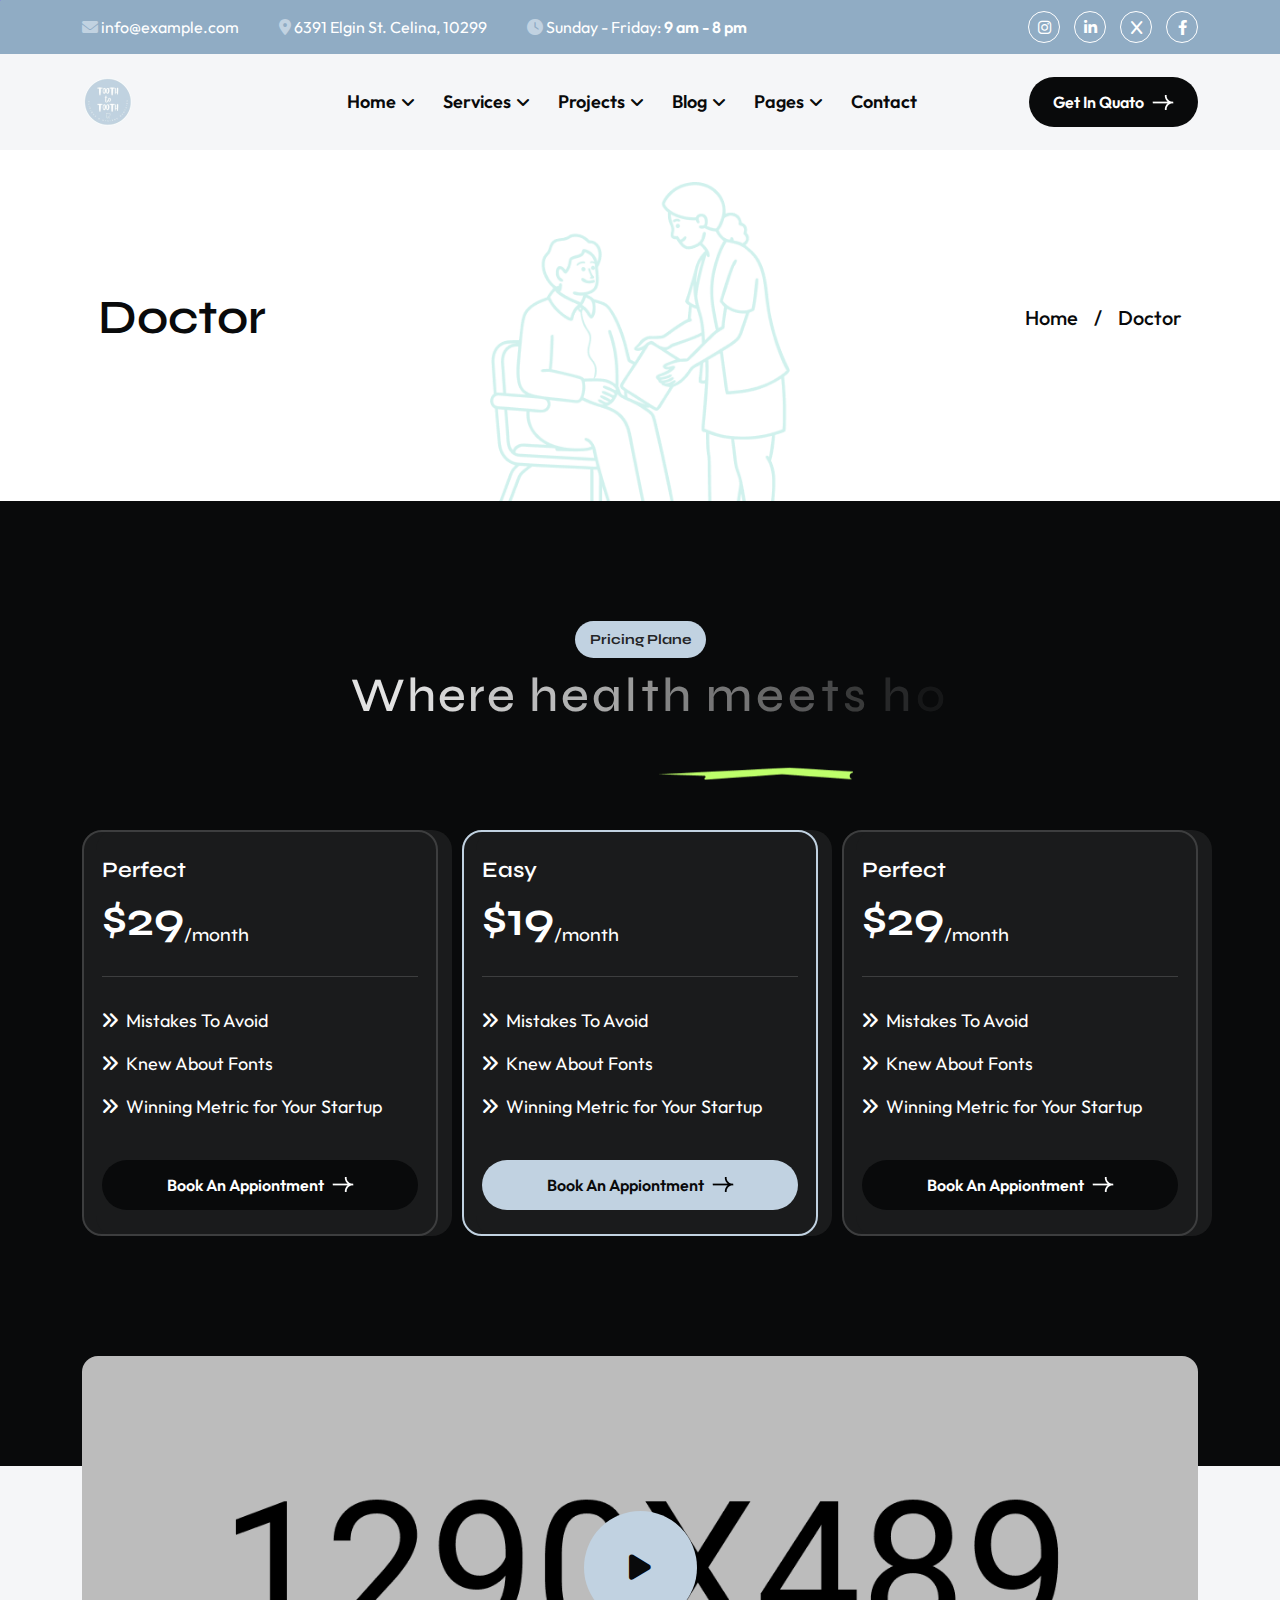
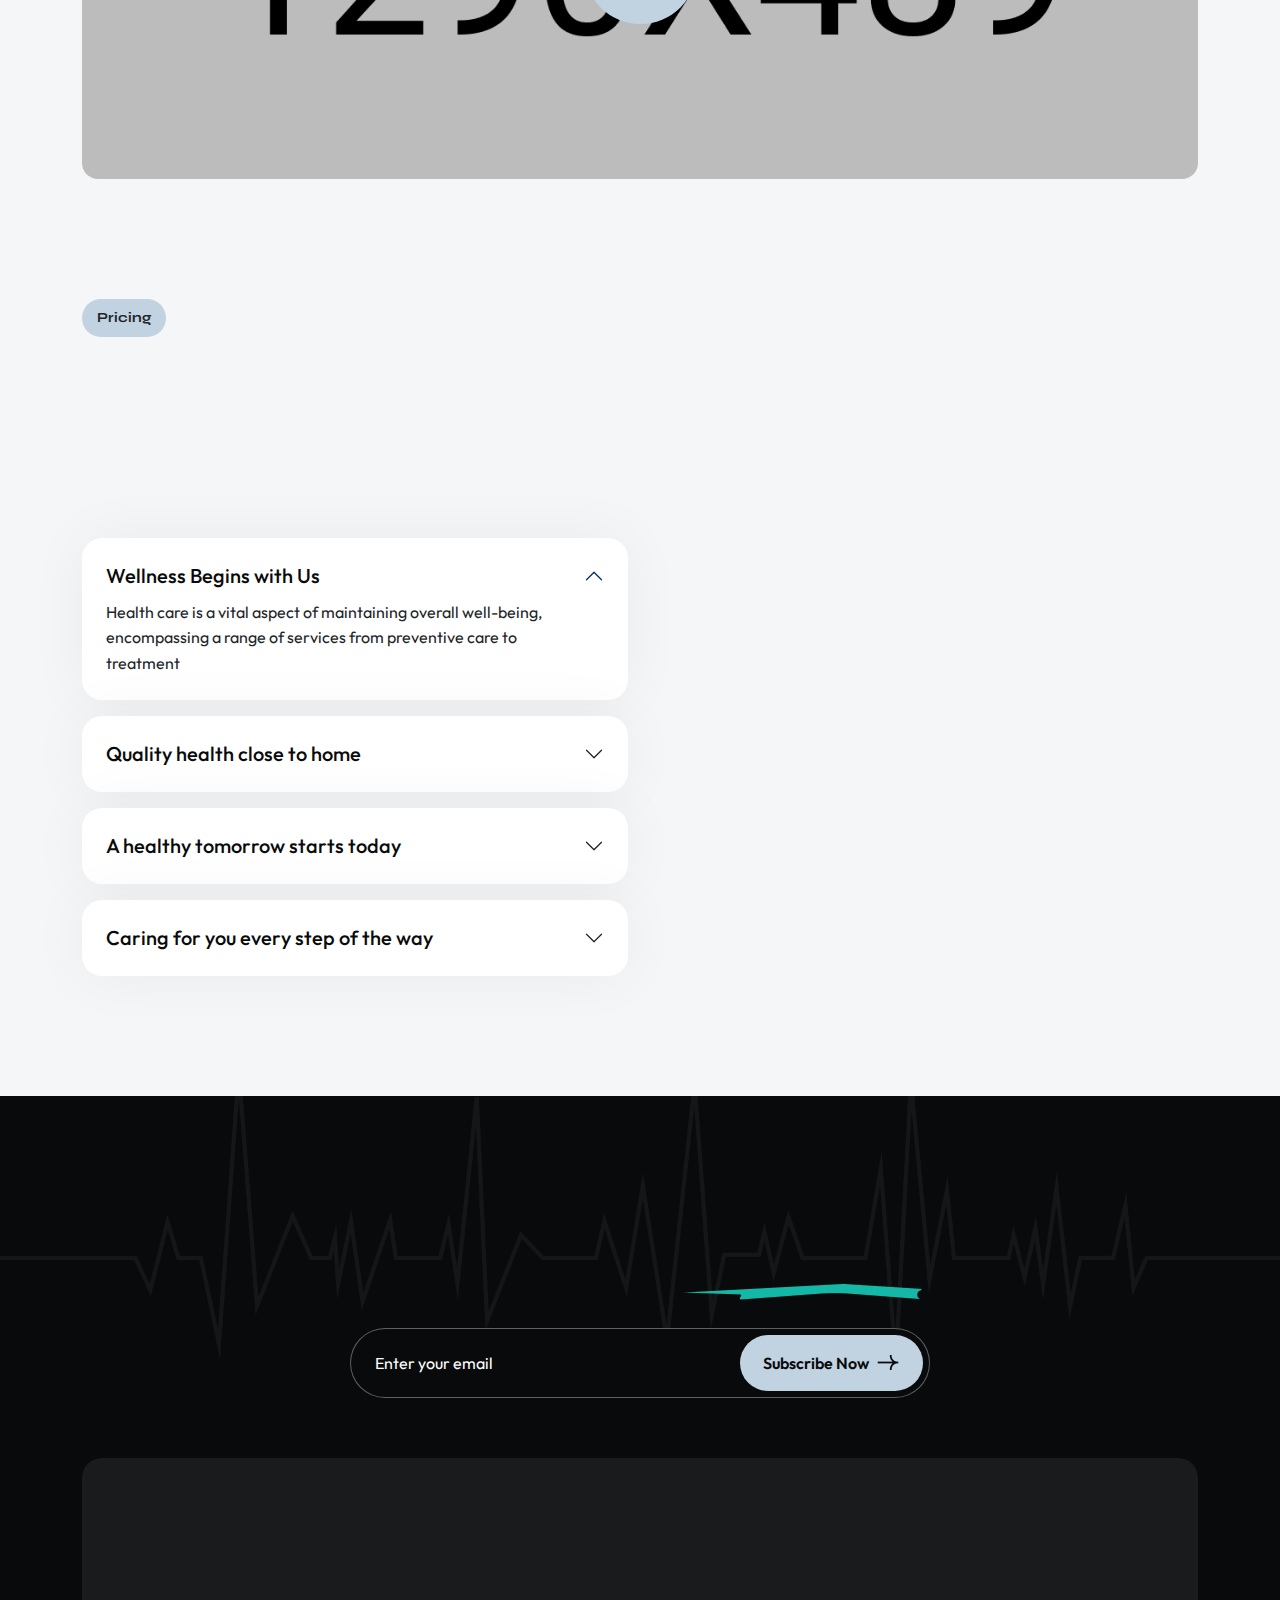
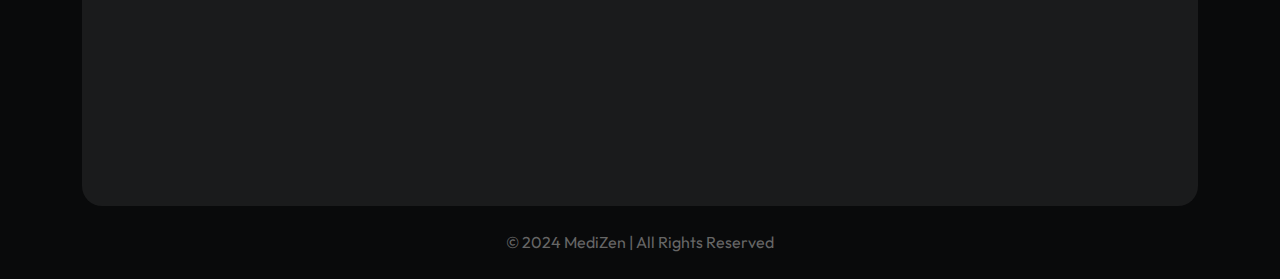
<file: pricing.html>
<!DOCTYPE html>
<html lang="en">
<!--<< Header Area >>-->

<head>
    <!-- ========== Meta Tags ========== -->
    <meta charset="UTF-8">
    <meta http-equiv="X-UA-Compatible" content="IE=edge">
    <meta name="viewport" content="width=device-width, initial-scale=1">
    <meta name="author" content="authorName">
    <meta name="description" content="MediZen - Health & Medical HTML Template">
    <!-- ======== Page title ============ -->
    <title>MediZen - Health & Medical HTML Template</title>
    <!--<< Favcion >>-->
    <link rel="shortcut icon" href="assets/img/logo/favs.png">
    <!--<< Bootstrap min.css >>-->
    <link rel="stylesheet" href="assets/css/bootstrap.min.css">
    <!--<< All Min Css >>-->
    <link rel="stylesheet" href="assets/css/all.min.css">
    <!--<< Animate.css >>-->
    <link rel="stylesheet" href="assets/css/animate.css">
    <!--<< Magnific Popup.css >>-->
    <link rel="stylesheet" href="assets/css/magnific-popup.css">
    <!--<< MeanMenu.css >>-->
    <link rel="stylesheet" href="assets/css/meanmenu.css">
    <!--<< Swiper Bundle.css >>-->
    <link rel="stylesheet" href="assets/css/swiper-bundle.min.css">
    <!--<< Nice Select.css >>-->
    <link rel="stylesheet" href="assets/css/nice-select.css">
    <!--<< Main.css >>-->
    <link rel="stylesheet" href="assets/css/main.css">
</head>

<body class="body-bg">

    <!-- Preloader Start -->
    <div id="preloader" class="preloader">
        <div class="animation-preloader">
            <div class="spinner">
            </div>
            <div class="txt-loading">
                <span data-text-preloader="M" class="letters-loading">
                    M
                </span>
                <span data-text-preloader="D" class="letters-loading">
                    D
                </span>
                <span data-text-preloader="I" class="letters-loading">
                    I
                </span>
                <span data-text-preloader="Z" class="letters-loading">
                    Z
                </span>
                <span data-text-preloader="E" class="letters-loading">
                    E
                </span>
                <span data-text-preloader="N" class="letters-loading">
                    N
                </span>
            </div>
            <p class="text-center">Loading</p>
        </div>
        <div class="loader">
            <div class="row">
                <div class="col-3 loader-section section-left">
                    <div class="bg"></div>
                </div>
                <div class="col-3 loader-section section-left">
                    <div class="bg"></div>
                </div>
                <div class="col-3 loader-section section-right">
                    <div class="bg"></div>
                </div>
                <div class="col-3 loader-section section-right">
                    <div class="bg"></div>
                </div>
            </div>
        </div>
    </div>

    <!-- Start Cursor Pointer -->
    <div class="mouse-follower">
        <span class="cursor-outline"></span>
        <span class="cursor-dot"></span>
    </div>
    <!-- End Cursor Pointer -->

    <!-- Header Top Section Start -->
    <div class="header-top-section d-lg-block d-none overflow-hidden">
        <div class="container">
            <div class="header-top-wrapper">
                <ul class="contact-list">
                    <li>
                        <i class="fa-solid fa-envelope p1-clr"></i>
                        <a href="info@example.com" class="link">info@example.com</a>
                    </li>
                    <li>
                        <i class="fa-solid fa-location-dot p1-clr"></i>
                        <a href="#" class="link">6391 Elgin St. Celina, 10299</a>
                    </li>
                    <li>
                        <i class="fa-solid fa-clock p1-clr"></i>
                        <a href="#" class="link">Sunday - Friday: <span class="fw_600">9 am - 8 pm</span></a>
                    </li>
                </ul>
                <div class="social-wrapper d-flex align-items-center">
                    <a href="#" class=" black"><i class="fab fa-instagram"></i></a>
                    <a href="#" class=" black"><i class="fa-brands fa-linkedin-in"></i></a>
                    <a href="#" class=" black"><i class="fa-brands fa-x"></i></a>
                    <a href="#" class=" black"><i class="fab fa-facebook-f"></i></a>
                </div>
            </div>
        </div>
    </div>

    <!-- Offcanvas Area Start -->
    <div class="fix-area">
        <div class="offcanvas__info">
            <div class="offcanvas__wrapper">
                <div class="offcanvas__content">
                    <div class="offcanvas__top mb-4 d-flex justify-content-between align-items-center">
                        <div class="offcanvas__logo">
                            <a href="index.html">
                                <img src="assets/img/logo/logo.png" alt="logo-img">
                            </a>
                        </div>
                        <div class="offcanvas__close">
                            <button>
                                <i class="fas fa-times"></i>
                            </button>
                        </div>
                    </div>
                    <div class="mobile-menu fix mb-3"></div>
                    <div class="offcanvas__contact">
                        <h4>Contact Info</h4>
                        <ul>
                            <li class="d-flex align-items-center">
                                <div class="offcanvas__contact-icon">
                                    <i class="fal fa-map-marker-alt"></i>
                                </div>
                                <div class="offcanvas__contact-text">
                                    <a target="_blank" href="#">Mirpur,10 Road 1 House 12 Mirpur Dhaka Bangladesh</a>
                                </div>
                            </li>
                            <li class="d-flex align-items-center">
                                <div class="offcanvas__contact-icon mr-15">
                                    <i class="fal fa-envelope"></i>
                                </div>
                                <div class="offcanvas__contact-text">
                                    <a href="mailto:info@example.com"><span
                                            class="mailto:info@example.com">info@example.com</span></a>
                                    <a href="mailto:info@example.com"><span
                                            class="mailto:info@example.com">ex@example.com</span></a>
                                </div>
                            </li>
                            <li class="d-flex align-items-center">
                                <div class="offcanvas__contact-icon mr-15">
                                    <i class="fal fa-clock"></i>
                                </div>
                                <div class="offcanvas__contact-text">
                                    <a target="_blank" href="#">Sat-friday, 02am -09pm</a>
                                </div>
                            </li>
                            <li class="d-flex align-items-center">
                                <div class="offcanvas__contact-icon mr-15">
                                    <i class="far fa-phone"></i>
                                </div>
                                <div class="offcanvas__contact-text">
                                    <a href="tel:+11002345909" class="d-block">017 5552-0127</a>
                                    <a href="tel:+11002345909">017458632718</a>
                                </div>
                            </li>
                        </ul>
                        <div class="header-button mt-4">
                            <a href="contact.html"
                                class="common-btn box-style first-box d-inline-flex justify-content-center align-items-center gap-xxl-2 gap-2 fs18 fw-semibold black overflow-hidden p1-bg rounded100">
                                Get Start
                                <i class="fa-solid fa-arrow-right"></i>
                            </a>
                        </div>
                        <div class="social-icon d-flex align-items-center">
                            <a href="#"><i class="fab fa-facebook-f"></i></a>
                            <a href="#"><i class="fab fa-twitter"></i></a>
                            <a href="#"><i class="fab fa-youtube"></i></a>
                            <a href="#"><i class="fab fa-linkedin-in"></i></a>
                        </div>
                    </div>
                </div>
            </div>
        </div>
    </div>
    <div class="offcanvas__overlay"></div>

    <!-- Header Section Start -->
    <header id="header-sticky" class="header-1 header-style2 cmn-bg">
        <div class="container">
            <div class="mega-menu-wrapper">
                <div class="header-main style-2">
                    <div class="header-left">
                        <div class="logo">
                            <a href="index.html" class="header-logo">
                                <img src="assets/img/logo/logo.png" alt="logo-img">
                            </a>
                        </div>
                    </div>
                    <div class="header-right d-flex justify-content-end align-items-center">
                        <div class="mean__menu-wrapper">
                            <div class="main-menu">
                                <nav id="mobile-menu">
                                    <ul>
                                        <li class="has-dropdown active menu-thumb">
                                            <a href="index.html">
                                                Home
                                                <i class="fas fa-angle-down"></i>
                                            </a>
                                            <ul class="submenu has-homemenu">
                                                <li>
                                                    <div class="homemenu-items">
                                                        <div class="homemenu">
                                                            <a href="index.html" class="homemenu-thumb">
                                                                <img src="assets/img/header/home-1.jpg" alt="img">
                                                                <span class="demo-button">
                                                                    <span class="theme-btn p1-bg box-style first-box">
                                                                        <span class="black">Home 01</span>
                                                                    </span>
                                                                </span>
                                                            </a>
                                                        </div>
                                                        <div class="homemenu">
                                                            <a href="index2.html" class="homemenu-thumb mb-15">
                                                                <img src="assets/img/header/home-2.jpg" alt="img">
                                                                <span class="demo-button">
                                                                    <span class="theme-btn p1-bg box-style first-box">
                                                                        <span class="black">Home 02</span>
                                                                    </span>
                                                                </span>
                                                            </a>
                                                        </div>
                                                    </div>
                                                </li>
                                            </ul>
                                        </li>
                                        <li>
                                            <a href="news.html">
                                                Services
                                                <i class="fas fa-angle-down"></i>
                                            </a>
                                            <ul class="submenu">
                                                <li><a href="service.html">Services</a></li>
                                                <li><a href="service-details.html">Services Details</a></li>
                                            </ul>
                                        </li>
                                        <li>
                                            <a href="news.html">
                                                Projects
                                                <i class="fas fa-angle-down"></i>
                                            </a>
                                            <ul class="submenu">
                                                <li><a href="project.html">Project</a></li>
                                                <li><a href="project-details.html">Project Details</a></li>
                                            </ul>
                                        </li>
                                        <li>
                                            <a href="news.html">
                                                Blog
                                                <i class="fas fa-angle-down"></i>
                                            </a>
                                            <ul class="submenu">
                                                <li><a href="blog.html">Blog</a></li>
                                                <li><a href="blog-details.html">Blog Details</a></li>
                                            </ul>
                                        </li>
                                        <li class="has-dropdown">
                                            <a href="news.html">
                                                Pages
                                                <i class="fas fa-angle-down"></i>
                                            </a>
                                            <ul class="submenu">
                                                <li><a href="about.html">About Us</a></li>
                                                <li><a href="doctor.html">Doctor</a></li>
                                                <li><a href="doctor-details.html">Doctor Details</a></li>
                                                <li><a href="pricing.html">Pricing</a></li>
                                            </ul>
                                        </li>
                                        <li>
                                            <a href="contact.html">Contact</a>
                                        </li>
                                    </ul>
                                </nav>
                            </div>
                        </div>
                        <a href="#0" class="search-trigger search-icon d-xl-none d-block"><i
                                class="fal fa-search"></i></a>
                        <div class="header__hamburger d-xl-none my-auto">
                            <div class="sidebar__toggle">
                                <img src="assets/img/icon/menu.png" alt="icon">
                            </div>
                        </div>
                    </div>
                    <a href="contact.html"
                        class="common-btn box-style first-box d-sm-inline-flex d-none justify-content-center align-items-center gap-xxl-2 gap-2 fs18 fw-semibold white overflow-hidden blackbg rounded100"
                        data-wow-delay="0.8s">
                        Get In Quato
                        <img src="assets/img/icon/arrow-right-white.png" alt="icon">
                    </a>
                </div>
            </div>
        </div>
    </header>

    <!-- Banner Section Start -->
    <section class="breadcrumb-section position-relative fix">
        <div class="container">
            <div
                class="bread-content px-3 d-flex flex-wrap gap-3 align-items-center justify-content-md-between justify-content-center">
                <h2 class="black">Doctor</h2>
                <ul class="d-flex align-items-center gap-3">
                    <li>
                        <a href="index.html">Home</a>
                    </li>
                    <li>/</li>
                    <li>Doctor</li>
                </ul>
            </div>
        </div>
        <!-- Bread Ele -->
        <img src="assets/img/about/breadcrumnd-shap.png" alt="img" class="bread-ele">
    </section>
    <!-- Banner Section Start -->

    <!-- Pricing Section Start -->
    <section class="pricing-section fix n900-bg space-top">
        <div class="container">
            <div class="section-title text-center mb-60">
                <span class="cmn-tag p1-bg heading-font">Pricing Plane</span>
                <h2 class="wow fadeInUp white visible-slowly-right" data-wow-delay=".3s">
                    Where health meets hope <br> partner in
                    <span class="position-relative z-1">
                        wellness
                        <img src="assets/img/element/title-badge1.png" alt="img"
                            class="title-badge1 d-md-block d-none w-100">
                    </span>
                </h2>
            </div>
            <div class="row g-xxl-5 g-4 justify-content-center align-items-center">
                <div class="col-lg-4 col-md-6 wow fadeInUp" data-wow-delay="0.4s">
                    <div class="pricing-items">
                        <div class="pricing-head">
                            <h4 class="white mb-2">Perfect</h4>
                            <div class="d-flex align-items-end white">
                                <h2 class="white">$29</h2>
                                <h6 class="white">/month</h6>
                            </div>
                        </div>
                        <ul class="pricing-list d-flex flex-column mb-4 pb-xl-3">
                            <li class="d-flex align-items-center gap-lg-2 gap-1 fs-six white">
                                <i class="fa-solid fa-angles-right white"></i> Mistakes To Avoid
                            </li>
                            <li class="d-flex align-items-center gap-lg-2 gap-1 fs-six white">
                                <i class="fa-solid fa-angles-right white"></i> Knew About Fonts
                            </li>
                            <li class="d-flex align-items-center gap-lg-2 gap-1 fs-six white">
                                <i class="fa-solid fa-angles-right white"></i> Winning Metric for Your Startup
                            </li>
                        </ul>
                        <a href="pricing.html"
                            class="common-btn box-style w-100 first-box d-inline-flex justify-content-center align-items-center gap-xxl-2 gap-2 fs18 fw-semibold white overflow-hidden n900-bg rounded100">
                            Book An Appiontment
                            <img src="assets/img/icon/arrow-right-white.png" alt="icon">
                        </a>
                    </div>
                </div>
                <div class="col-lg-4 col-md-6 wow fadeInUp" data-wow-delay="0.6s">
                    <div class="pricing-items premium">
                        <div class="pricing-head">
                            <h4 class="white mb-2">Easy</h4>
                            <div class="d-flex align-items-end white">
                                <h2 class="white">$19</h2>
                                <h6 class="white">/month</h6>
                            </div>
                        </div>
                        <ul class="pricing-list d-flex flex-column mb-4 pb-xl-3">
                            <li class="d-flex align-items-center gap-lg-2 gap-1 fs-six white">
                                <i class="fa-solid fa-angles-right white"></i> Mistakes To Avoid
                            </li>
                            <li class="d-flex align-items-center gap-lg-2 gap-1 fs-six white">
                                <i class="fa-solid fa-angles-right white"></i> Knew About Fonts
                            </li>
                            <li class="d-flex align-items-center gap-lg-2 gap-1 fs-six white">
                                <i class="fa-solid fa-angles-right white"></i> Winning Metric for Your Startup
                            </li>
                        </ul>
                        <a href="pricing.html"
                            class="common-btn box-style w-100 first-box d-inline-flex justify-content-center align-items-center gap-xxl-2 gap-2 fs18 fw-semibold white overflow-hidden n900-bg rounded100">
                            Book An Appiontment
                            <img src="assets/img/icon/arrow-right-white.png" alt="icon">
                        </a>
                    </div>
                </div>
                <div class="col-lg-4 col-md-6 wow fadeInUp" data-wow-delay="0.4s">
                    <div class="pricing-items">
                        <div class="pricing-head">
                            <h4 class="white mb-2">Perfect</h4>
                            <div class="d-flex align-items-end white">
                                <h2 class="white">$29</h2>
                                <h6 class="white">/month</h6>
                            </div>
                        </div>
                        <ul class="pricing-list d-flex flex-column mb-4 pb-xl-3">
                            <li class="d-flex align-items-center gap-lg-2 gap-1 fs-six white">
                                <i class="fa-solid fa-angles-right white"></i> Mistakes To Avoid
                            </li>
                            <li class="d-flex align-items-center gap-lg-2 gap-1 fs-six white">
                                <i class="fa-solid fa-angles-right white"></i> Knew About Fonts
                            </li>
                            <li class="d-flex align-items-center gap-lg-2 gap-1 fs-six white">
                                <i class="fa-solid fa-angles-right white"></i> Winning Metric for Your Startup
                            </li>
                        </ul>
                        <a href="pricing.html"
                            class="common-btn box-style w-100 first-box d-inline-flex justify-content-center align-items-center gap-xxl-2 gap-2 fs18 fw-semibold white overflow-hidden n900-bg rounded100">
                            Book An Appiontment
                            <img src="assets/img/icon/arrow-right-white.png" alt="icon">
                        </a>
                    </div>
                </div>
            </div>
        </div>
    </section>

    <!-- Video Bg Section Start -->
    <div class="video-section section-padding cmn-bg fix">
        <div class="container">
            <div class="video-uniquewrap position-relative d-center w-100">
                <img src="assets/img/global/video-unique.png" alt="img" class="w-100 rounded-4">
                <a href="https://www.youtube.com/watch?v=0pYoyQCau5k"
                    class="video-choose position-absolute d-center rounded-circle p1-bg video-popup">
                    <i class="fa-solid fa-play white"></i>
                </a>
            </div>
        </div>
    </div>

    <!-- Faq Section Start -->
    <section class="faq-section space-bottom fix">
        <div class="container">
            <div class="row g-4 justify-content-between align-items-end">
                <div class="col-lg-6">
                    <div class="section-title mb-4">
                        <span class="cmn-tag p1-bg heading-font">Pricing</span>
                        <h2 class="wow fadeInUp black visible-slowly-right" data-wow-delay=".3s">
                            Compassionate Care <br> Always There
                            <span class="position-relative z-1">
                                Health
                                <img src="assets/img/element/title-badge1.png" alt="img"
                                    class="title-badge1 d-md-block d-none w-100">
                            </span>
                            First
                        </h2>
                    </div>
                    <div class="accordion border-0 d-flex flex-column gap-xxl-4 gap-3" id="accordionExample">
                        <div class="accordion-item white-bg">
                            <div class="accordion-header" id="headingOne">
                                <button class="accordion-button" type="button" data-bs-toggle="collapse"
                                    data-bs-target="#collapseOne" aria-expanded="true" aria-controls="collapseOne">
                                    Wellness Begins with Us
                                </button>
                                <div id="collapseOne" class="accordion-collapse collapse show"
                                    aria-labelledby="headingOne" data-bs-parent="#accordionExample">
                                    <div class="accordion-body">
                                        <p>Health care is a vital aspect of maintaining overall well-being, encompassing
                                            a range of services from preventive
                                            care
                                            to treatment</p>
                                    </div>
                                </div>
                            </div>
                        </div>
                        <div class="accordion-item white-bg">
                            <div class="accordion-header" id="headingTwo">
                                <button class="accordion-button collapsed" type="button" data-bs-toggle="collapse"
                                    data-bs-target="#collapseTwo" aria-expanded="false" aria-controls="collapseTwo">
                                    Quality health close to home
                                </button>
                                <div id="collapseTwo" class="accordion-collapse collapse" aria-labelledby="headingTwo"
                                    data-bs-parent="#accordionExample">
                                    <div class="accordion-body">
                                        <p>Health care is a vital aspect of maintaining overall well-being, encompassing
                                            a range of services from preventive
                                            care
                                            to treatment</p>
                                    </div>
                                </div>
                            </div>
                        </div>
                        <div class="accordion-item white-bg">
                            <div class="accordion-header" id="headingThree">
                                <button class="accordion-button collapsed" type="button" data-bs-toggle="collapse"
                                    data-bs-target="#collapseThree" aria-expanded="false" aria-controls="collapseThree">
                                    A healthy tomorrow starts today
                                </button>
                                <div id="collapseThree" class="accordion-collapse collapse"
                                    aria-labelledby="headingThree" data-bs-parent="#accordionExample">
                                    <div class="accordion-body">
                                        <p>Health care is a vital aspect of maintaining overall well-being, encompassing
                                            a range of services from preventive
                                            care
                                            to treatment</p>
                                    </div>
                                </div>
                            </div>
                        </div>
                        <div class="accordion-item white-bg">
                            <div class="accordion-header" id="headingfour">
                                <button class="accordion-button collapsed" type="button" data-bs-toggle="collapse"
                                    data-bs-target="#collapsefour" aria-expanded="false" aria-controls="collapsefour">
                                    Caring for you every step of the way
                                </button>
                                <div id="collapsefour" class="accordion-collapse collapse" aria-labelledby="headingfour"
                                    data-bs-parent="#accordionExample">
                                    <div class="accordion-body">
                                        <p>Health care is a vital aspect of maintaining overall well-being, encompassing
                                            a range of services from preventive care
                                            to treatment</p>
                                    </div>
                                </div>
                            </div>
                        </div>
                    </div>
                </div>
                <div class="col-lg-5">
                    <div class="counter-wrap ps-xxl-5">
                        <div class="counter-items box-style first-box wow fadeIn" data-wow-delay="0.4s">
                            <div class="content">
                                <h2><span class="count">4000</span>+</h2>
                                <p>Team member</p>
                            </div>
                        </div>
                        <div class="counter-items box-style first-box wow fadeIn" data-wow-delay="0.5s">
                            <div class="content">
                                <h2><span class="count">40</span>+</h2>
                                <p>Winning award</p>
                            </div>
                        </div>
                        <div class="counter-items box-style first-box wow fadeIn" data-wow-delay="0.6s">
                            <div class="content">
                                <h2><span class="count">80</span>k+</h2>
                                <p>Client review</p>
                            </div>
                        </div>
                        <div class="counter-items box-style first-box wow fadeIn" data-wow-delay="0.7s">
                            <div class="content">
                                <h2><span class="count">105</span>+</h2>
                                <p>Complete project</p>
                            </div>
                        </div>
                    </div>
                </div>
            </div>
        </div>
    </section>

    <!--<< Footer Section Start >>-->
    <footer class="footer-section z-1 position-relative blackbg fix">
        <div class="container">
            <div class="footer-newsletter">
                <h2 class="fw_600 white visible-slowly-right position-relative mb-40">
                    Ready To Turn Dreams Into Reality Subscribe to Our Newsletter
                    <!-- Element -->
                    <img src="assets/img/element/newsletter-element.png" alt="element" class="newsletter-element">
                </h2>
                <form action="#" class="form-cmn-style1">
                    <input type="text" placeholder="Enter your email">
                    <button type="button"
                        class="common-btn text-nowrap box-style py-3 first-box d-inline-flex justify-content-center align-items-center fs-seven fw_600 gap-xxl-2 gap-2 fs18 fw-semibold black overflow-hidden p1-bg rounded-5">
                        Subscribe Now
                        <img src="assets/img/icon/arrow-right-black.png" alt="icon">
                    </button>
                </form>
            </div>
            <div class="footer-space">
                <div class="footer-widgets-wrapper">
                    <div class="row g-4 justify-content-between">
                        <div class="col-lg-3 col-md-6 col-sm-7">
                            <div class="single-footer-widget wow fadeInUp" data-wow-delay="0.4s">
                                <div class="widget-head">
                                    <a href="index.html">
                                        <img src="assets/img/logo/logo-white.png" alt="logo-img">
                                    </a>
                                </div>
                                <div class="footer-content">
                                    <p class="pra2">
                                        Medical services are an essential part of our lives, offering care and treatment
                                        for various health conditions
                                    </p>
                                    <div class="social-wrapper d-flex align-items-center">
                                        <a href="#" class=" black"><i class="fab fa-facebook-f"></i></a>
                                        <a href="#" class=" black"><i class="fa-brands fa-linkedin-in"></i></a>
                                        <a href="#" class=" black"><i class="fab fa-instagram"></i></a>
                                        <a href="#" class=" black"><i class="fa-brands fa-x"></i></a>
                                    </div>
                                </div>
                            </div>
                        </div>
                        <div class="col-lg-3 col-md-6 col-sm-5 d-flex justify-content-lg-center">
                            <div class="single-footer-widget wow fadeInUp" data-wow-delay="0.6s">
                                <div class="widget-head">
                                    <h4 class="white fw_600">Page</h4>
                                </div>
                                <ul class="list-area">
                                    <li>
                                        <a href="about.html">
                                            About Us
                                        </a>
                                    </li>
                                    <li>
                                        <a href="service.html">
                                            Services
                                        </a>
                                    </li>
                                    <li>
                                        <a href="contact.html">
                                            Why Chose Us
                                        </a>
                                    </li>
                                    <li>
                                        <a href="doctor.html">
                                            Doctors
                                        </a>
                                    </li>
                                    <li>
                                        <a href="blog-details.html">
                                            Blog And News
                                        </a>
                                    </li>
                                </ul>
                            </div>
                        </div>
                        <div class="col-lg-3 col-md-6 col-sm-6 d-flex justify-content-lg-center">
                            <div class="single-footer-widget wow fadeInUp" data-wow-delay="0.6s">
                                <div class="widget-head">
                                    <h4 class="white fw_600">Link</h4>
                                </div>
                                <ul class="list-area">
                                    <li>
                                        <a href="contact.html">
                                            Trems & Condition
                                        </a>
                                    </li>
                                    <li>
                                        <a href="contact.html">
                                            Privacy Policy
                                        </a>
                                    </li>
                                    <li>
                                        <a href="contact.html">
                                            Contact Us
                                        </a>
                                    </li>
                                    <li>
                                        <a href="contact.html">
                                            Treams Of Use
                                        </a>
                                    </li>
                                </ul>
                            </div>
                        </div>
                        <div class="col-lg-3 col-md-6 col-sm-5 d-flex justify-content-lg-center">
                            <div class="single-footer-widget wow fadeInUp" data-wow-delay="0.7s">
                                <div class="widget-head">
                                    <h4 class="white">Contact</h4>
                                </div>
                                <ul class="footer-info d-flex flex-column gpa-xxl-4 gap-3">
                                    <li class="d-flex align-items-center gap-xl-3 gap-2">
                                        <span class="icon d-center"><i class="fa-solid fa-location-dot"></i></span>
                                        <div class="cont">
                                            <span class="pra fs-seven d-block">Address</span>
                                            <a href="javascript:void(0)" class="fs-six fw_500 white sub-font">66
                                                Broklyant,India</a>
                                        </div>
                                    </li>
                                    <li class="d-flex align-items-center gap-xl-3 gap-2">
                                        <span class="icon d-center"><i class="fa-solid fa-phone"></i></span>
                                        <div class="cont">
                                            <span class="pra fs-seven d-block">Phone Number</span>
                                            <a href="javascript:void(0)" class="fs-six fw_500 white sub-font">012 345
                                                678 9101</a>
                                        </div>
                                    </li>
                                    <li class="d-flex align-items-center gap-xl-3 gap-2">
                                        <span class="icon d-center"><i class="fa-solid fa-envelope"></i></span>
                                        <div class="cont">
                                            <span class="pra fs-seven d-block">Email</span>
                                            <a href="javascript:void(0)"
                                                class="fs-six fw_500 white sub-font">abcd@gmail.com</a>
                                        </div>
                                    </li>
                                </ul>
                            </div>
                        </div>
                    </div>
                </div>
            </div>
        </div>
        <div class="footer-bottom text-center">
            <div class="container">
                <p class="body-font text-center py-4">
                    &copy; 2024 MediZen | All Rights Reserved
                </p>
            </div>
        </div>
        <!-- Element-->
        <img src="assets/img/element/footer-element.png" alt="element" class="footer-element">
    </footer>

    <!-- Search Area Start -->
    <div class="search-wrap">
        <div class="search-inner">
            <i class="fas fa-times search-close" id="search-close"></i>
            <div class="search-cell">
                <form method="get">
                    <div class="search-field-holder">
                        <input type="search" class="main-search-input" placeholder="Search...">
                    </div>
                </form>
            </div>
        </div>
    </div>

    <!--<< All JS Plugins >>-->
    <script src="assets/js/jquery-3.7.1.min.js"></script>
    <!--<< Viewport Js >>-->
    <script src="assets/js/viewport.jquery.js"></script>
    <!--<< Bootstrap Js >>-->
    <script src="assets/js/bootstrap.bundle.min.js"></script>
    <!--<< Nice Select Js >>-->
    <script src="assets/js/jquery.nice-select.min.js"></script>
    <!--<< Waypoints Js >>-->
    <script src="assets/js/jquery.waypoints.js"></script>
    <!--<< Counterup Js >>-->
    <script src="assets/js/jquery.counterup.min.js"></script>
    <!--<< Swiper Slider Js >>-->
    <script src="assets/js/swiper-bundle.min.js"></script>
    <!--<< MeanMenu Js >>-->
    <script src="assets/js/jquery.meanmenu.min.js"></script>
    <!--<< Magnific Popup Js >>-->
    <script src="assets/js/jquery.magnific-popup.min.js"></script>
    <!--<< Wow Animation Js >>-->
    <script src="assets/js/wow.min.js"></script>
    <!--<< Gsap Js >>-->
    <script src="assets/js/gsap.min.js"></script>
    <!--<< Lenis Js >>-->
    <script src="assets/js/lenis.min.js"></script>
    <!--<< ScrollSmoother Js >>-->
    <script src="assets/js/scrollSmoother.js"></script>
    <!--<< ScrollTrigger Js >>-->
    <script src="assets/js/ScrollTrigger.min.js"></script>
    <!--<< Spalit Text Js >>-->
    <script src="assets/js/spilitext-gsap.js"></script>
    <!--<< Valina Tilt Js >>-->
    <script src="assets/js/vanilla-tilt.min.js"></script>
    <!--<< Main.js >>-->
    <script src="assets/js/main.js"></script>
</body>

</html>
</file>
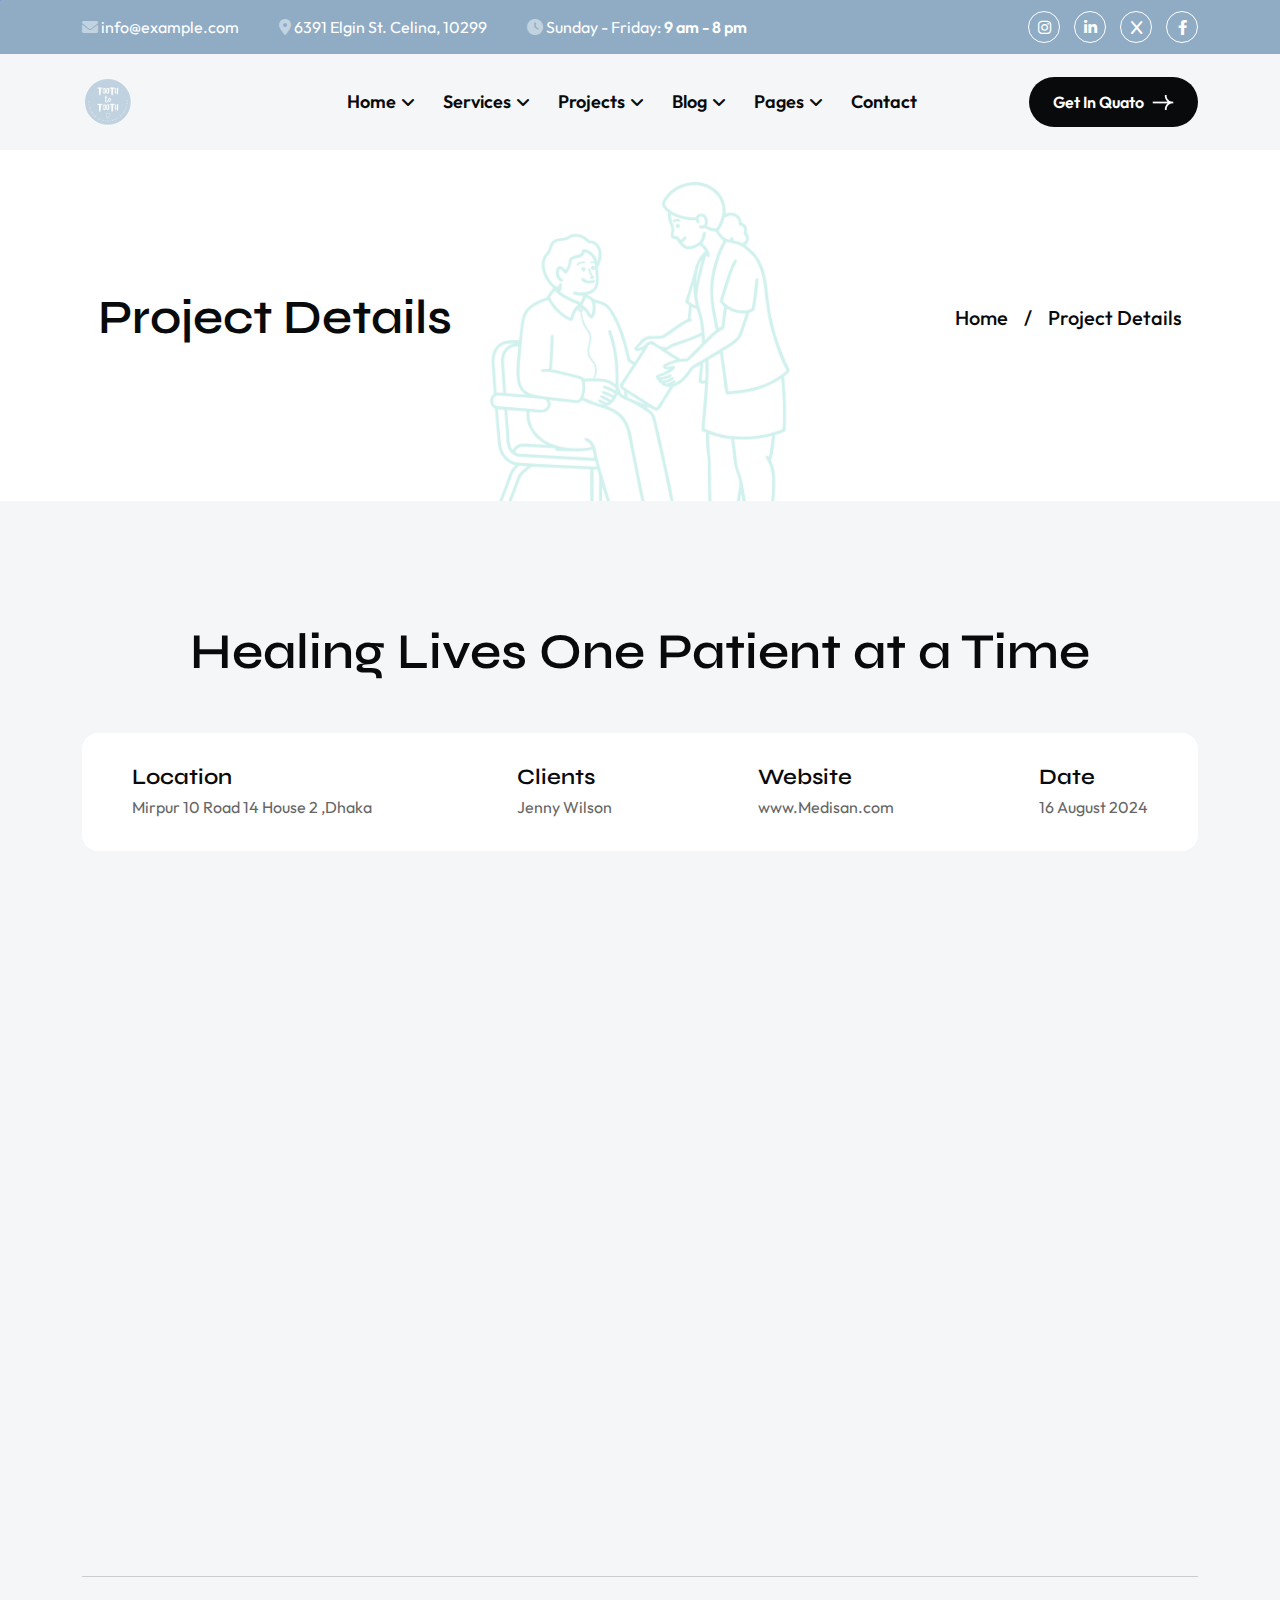
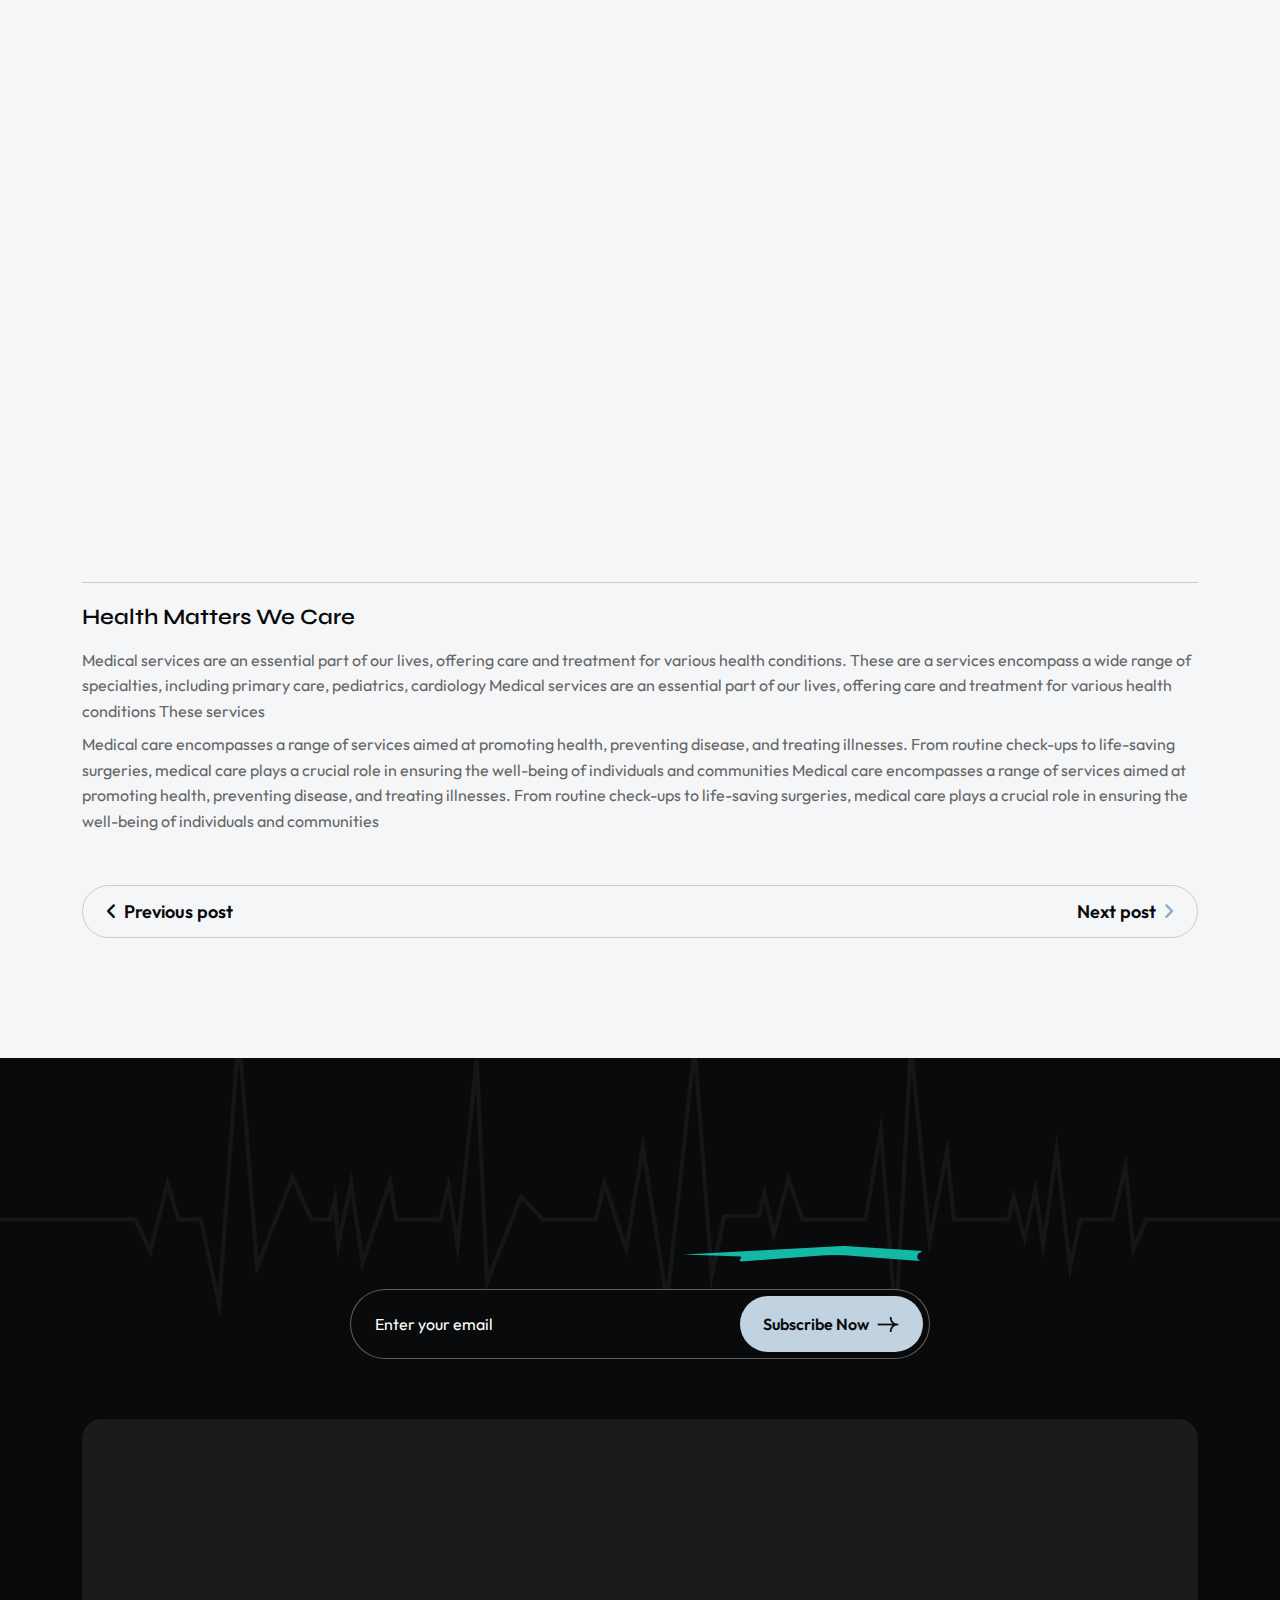
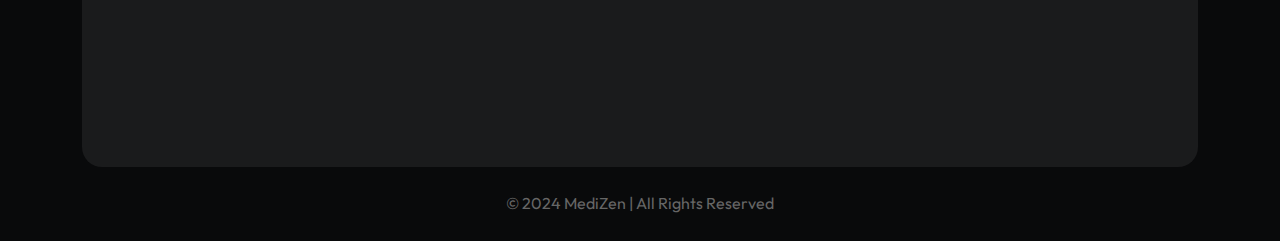
<file: project-details.html>
<!DOCTYPE html>
<html lang="en">
<!--<< Header Area >>-->

<head>
    <!-- ========== Meta Tags ========== -->
    <meta charset="UTF-8">
    <meta http-equiv="X-UA-Compatible" content="IE=edge">
    <meta name="viewport" content="width=device-width, initial-scale=1">
    <meta name="author" content="authorName">
    <meta name="description" content="MediZen - Health & Medical HTML Template">
    <!-- ======== Page title ============ -->
    <title>MediZen - Health & Medical HTML Template</title>
    <!--<< Favcion >>-->
    <link rel="shortcut icon" href="assets/img/logo/favs.png">
    <!--<< Bootstrap min.css >>-->
    <link rel="stylesheet" href="assets/css/bootstrap.min.css">
    <!--<< All Min Css >>-->
    <link rel="stylesheet" href="assets/css/all.min.css">
    <!--<< Animate.css >>-->
    <link rel="stylesheet" href="assets/css/animate.css">
    <!--<< Magnific Popup.css >>-->
    <link rel="stylesheet" href="assets/css/magnific-popup.css">
    <!--<< MeanMenu.css >>-->
    <link rel="stylesheet" href="assets/css/meanmenu.css">
    <!--<< Swiper Bundle.css >>-->
    <link rel="stylesheet" href="assets/css/swiper-bundle.min.css">
    <!--<< Nice Select.css >>-->
    <link rel="stylesheet" href="assets/css/nice-select.css">
    <!--<< Main.css >>-->
    <link rel="stylesheet" href="assets/css/main.css">
</head>

<body class="body-bg">

    <!-- Preloader Start -->
    <div id="preloader" class="preloader">
        <div class="animation-preloader">
            <div class="spinner">
            </div>
            <div class="txt-loading">
                <span data-text-preloader="M" class="letters-loading">
                    M
                </span>
                <span data-text-preloader="D" class="letters-loading">
                    D
                </span>
                <span data-text-preloader="I" class="letters-loading">
                    I
                </span>
                <span data-text-preloader="Z" class="letters-loading">
                    Z
                </span>
                <span data-text-preloader="E" class="letters-loading">
                    E
                </span>
                <span data-text-preloader="N" class="letters-loading">
                    N
                </span>
            </div>
            <p class="text-center">Loading</p>
        </div>
        <div class="loader">
            <div class="row">
                <div class="col-3 loader-section section-left">
                    <div class="bg"></div>
                </div>
                <div class="col-3 loader-section section-left">
                    <div class="bg"></div>
                </div>
                <div class="col-3 loader-section section-right">
                    <div class="bg"></div>
                </div>
                <div class="col-3 loader-section section-right">
                    <div class="bg"></div>
                </div>
            </div>
        </div>
    </div>

    <!-- Start Cursor Pointer -->
    <div class="mouse-follower">
        <span class="cursor-outline"></span>
        <span class="cursor-dot"></span>
    </div>
    <!-- End Cursor Pointer -->

    <!-- Header Top Section Start -->
    <div class="header-top-section d-lg-block d-none overflow-hidden">
        <div class="container">
            <div class="header-top-wrapper">
                <ul class="contact-list">
                    <li>
                        <i class="fa-solid fa-envelope p1-clr"></i>
                        <a href="info@example.com" class="link">info@example.com</a>
                    </li>
                    <li>
                        <i class="fa-solid fa-location-dot p1-clr"></i>
                        <a href="#" class="link">6391 Elgin St. Celina, 10299</a>
                    </li>
                    <li>
                        <i class="fa-solid fa-clock p1-clr"></i>
                        <a href="#" class="link">Sunday - Friday: <span class="fw_600">9 am - 8 pm</span></a>
                    </li>
                </ul>
                <div class="social-wrapper d-flex align-items-center">
                    <a href="#" class=" black"><i class="fab fa-instagram"></i></a>
                    <a href="#" class=" black"><i class="fa-brands fa-linkedin-in"></i></a>
                    <a href="#" class=" black"><i class="fa-brands fa-x"></i></a>
                    <a href="#" class=" black"><i class="fab fa-facebook-f"></i></a>
                </div>
            </div>
        </div>
    </div>

    <!-- Offcanvas Area Start -->
    <div class="fix-area">
        <div class="offcanvas__info">
            <div class="offcanvas__wrapper">
                <div class="offcanvas__content">
                    <div class="offcanvas__top mb-4 d-flex justify-content-between align-items-center">
                        <div class="offcanvas__logo">
                            <a href="index.html">
                                <img src="assets/img/logo/logo.png" alt="logo-img">
                            </a>
                        </div>
                        <div class="offcanvas__close">
                            <button>
                                <i class="fas fa-times"></i>
                            </button>
                        </div>
                    </div>
                    <div class="mobile-menu fix mb-3"></div>
                    <div class="offcanvas__contact">
                        <h4>Contact Info</h4>
                        <ul>
                            <li class="d-flex align-items-center">
                                <div class="offcanvas__contact-icon">
                                    <i class="fal fa-map-marker-alt"></i>
                                </div>
                                <div class="offcanvas__contact-text">
                                    <a target="_blank" href="#">Mirpur,10 Road 1 House 12 Mirpur Dhaka Bangladesh</a>
                                </div>
                            </li>
                            <li class="d-flex align-items-center">
                                <div class="offcanvas__contact-icon mr-15">
                                    <i class="fal fa-envelope"></i>
                                </div>
                                <div class="offcanvas__contact-text">
                                    <a href="mailto:info@example.com"><span
                                            class="mailto:info@example.com">info@example.com</span></a>
                                    <a href="mailto:info@example.com"><span
                                            class="mailto:info@example.com">ex@example.com</span></a>
                                </div>
                            </li>
                            <li class="d-flex align-items-center">
                                <div class="offcanvas__contact-icon mr-15">
                                    <i class="fal fa-clock"></i>
                                </div>
                                <div class="offcanvas__contact-text">
                                    <a target="_blank" href="#">Sat-friday, 02am -09pm</a>
                                </div>
                            </li>
                            <li class="d-flex align-items-center">
                                <div class="offcanvas__contact-icon mr-15">
                                    <i class="far fa-phone"></i>
                                </div>
                                <div class="offcanvas__contact-text">
                                    <a href="tel:+11002345909" class="d-block">017 5552-0127</a>
                                    <a href="tel:+11002345909">017458632718</a>
                                </div>
                            </li>
                        </ul>
                        <div class="header-button mt-4">
                            <a href="contact.html"
                                class="common-btn box-style first-box d-inline-flex justify-content-center align-items-center gap-xxl-2 gap-2 fs18 fw-semibold black overflow-hidden p1-bg rounded100">
                                Get Start
                                <i class="fa-solid fa-arrow-right"></i>
                            </a>
                        </div>
                        <div class="social-icon d-flex align-items-center">
                            <a href="#"><i class="fab fa-facebook-f"></i></a>
                            <a href="#"><i class="fab fa-twitter"></i></a>
                            <a href="#"><i class="fab fa-youtube"></i></a>
                            <a href="#"><i class="fab fa-linkedin-in"></i></a>
                        </div>
                    </div>
                </div>
            </div>
        </div>
    </div>
    <div class="offcanvas__overlay"></div>

    <!-- Header Section Start -->
    <header id="header-sticky" class="header-1 header-style2 cmn-bg">
        <div class="container">
            <div class="mega-menu-wrapper">
                <div class="header-main style-2">
                    <div class="header-left">
                        <div class="logo">
                            <a href="index.html" class="header-logo">
                                <img src="assets/img/logo/logo.png" alt="logo-img">
                            </a>
                        </div>
                    </div>
                    <div class="header-right d-flex justify-content-end align-items-center">
                        <div class="mean__menu-wrapper">
                            <div class="main-menu">
                                <nav id="mobile-menu">
                                    <ul>
                                        <li class="has-dropdown active menu-thumb">
                                            <a href="index.html">
                                                Home
                                                <i class="fas fa-angle-down"></i>
                                            </a>
                                            <ul class="submenu has-homemenu">
                                                <li>
                                                    <div class="homemenu-items">
                                                        <div class="homemenu">
                                                            <a href="index.html" class="homemenu-thumb">
                                                                <img src="assets/img/header/home-1.jpg" alt="img">
                                                                <span class="demo-button">
                                                                    <span class="theme-btn p1-bg box-style first-box">
                                                                        <span class="black">Home 01</span>
                                                                    </span>
                                                                </span>
                                                            </a>
                                                        </div>
                                                        <div class="homemenu">
                                                            <a href="index2.html" class="homemenu-thumb mb-15">
                                                                <img src="assets/img/header/home-2.jpg" alt="img">
                                                                <span class="demo-button">
                                                                    <span class="theme-btn p1-bg box-style first-box">
                                                                        <span class="black">Home 02</span>
                                                                    </span>
                                                                </span>
                                                            </a>
                                                        </div>
                                                    </div>
                                                </li>
                                            </ul>
                                        </li>
                                        <li>
                                            <a href="news.html">
                                                Services
                                                <i class="fas fa-angle-down"></i>
                                            </a>
                                            <ul class="submenu">
                                                <li><a href="service.html">Services</a></li>
                                                <li><a href="service-details.html">Services Details</a></li>
                                            </ul>
                                        </li>
                                        <li>
                                            <a href="news.html">
                                                Projects
                                                <i class="fas fa-angle-down"></i>
                                            </a>
                                            <ul class="submenu">
                                                <li><a href="project.html">Project</a></li>
                                                <li><a href="project-details.html">Project Details</a></li>
                                            </ul>
                                        </li>
                                        <li>
                                            <a href="news.html">
                                                Blog
                                                <i class="fas fa-angle-down"></i>
                                            </a>
                                            <ul class="submenu">
                                                <li><a href="blog.html">Blog</a></li>
                                                <li><a href="blog-details.html">Blog Details</a></li>
                                            </ul>
                                        </li>
                                        <li class="has-dropdown">
                                            <a href="news.html">
                                                Pages
                                                <i class="fas fa-angle-down"></i>
                                            </a>
                                            <ul class="submenu">
                                                <li><a href="about.html">About Us</a></li>
                                                <li><a href="doctor.html">Doctor</a></li>
                                                <li><a href="doctor-details.html">Doctor Details</a></li>
                                                <li><a href="pricing.html">Pricing</a></li>
                                            </ul>
                                        </li>
                                        <li>
                                            <a href="contact.html">Contact</a>
                                        </li>
                                    </ul>
                                </nav>
                            </div>
                        </div>
                        <a href="#0" class="search-trigger search-icon d-xl-none d-block"><i
                                class="fal fa-search"></i></a>
                        <div class="header__hamburger d-xl-none my-auto">
                            <div class="sidebar__toggle">
                                <img src="assets/img/icon/menu.png" alt="icon">
                            </div>
                        </div>
                    </div>
                    <a href="contact.html"
                        class="common-btn box-style first-box d-sm-inline-flex d-none justify-content-center align-items-center gap-xxl-2 gap-2 fs18 fw-semibold white overflow-hidden blackbg rounded100"
                        data-wow-delay="0.8s">
                        Get In Quato
                        <img src="assets/img/icon/arrow-right-white.png" alt="icon">
                    </a>
                </div>
            </div>
        </div>
    </header>

    <!-- Banner Section Start -->
    <section class="breadcrumb-section position-relative fix">
        <div class="container">
            <div
                class="bread-content px-3 d-flex flex-wrap gap-3 align-items-center justify-content-md-between justify-content-center">
                <h2 class="black">Project Details</h2>
                <ul class="d-flex align-items-center gap-3">
                    <li>
                        <a href="index.html">Home</a>
                    </li>
                    <li>/</li>
                    <li>Project Details</li>
                </ul>
            </div>
        </div>
        <!-- Bread Ele -->
        <img src="assets/img/about/breadcrumnd-shap.png" alt="img" class="bread-ele">
    </section>
    <!-- Banner Section Start -->

    <!-- Project Section Start -->
    <section class="project-details-section space-bottom fix space-top">
        <div class="container">
            <div class="project-details-wrapping">
                <h1 class="black mb-60 text-center wow fadeInUp" data-wow-delay="0.3s">Healing Lives One Patient at a
                    Time</h1>
                <div class="project-cate-wrap rounded-4 white-bg wow fadeInUp mb-60" data-wow-delay="0.4s">
                    <div class="project-cate-item">
                        <h4 class="black mb-xxl-2 mb-1">Location</h4>
                        <p class="pra">Mirpur 10 Road 14 House 2 ,Dhaka</p>
                    </div>
                    <div class="project-cate-item">
                        <h4 class="black mb-xxl-2 mb-1">Clients</h4>
                        <p class="pra">Jenny Wilson</p>
                    </div>
                    <div class="project-cate-item">
                        <h4 class="black mb-xxl-2 mb-1">Website</h4>
                        <p class="pra">www.Medisan.com</p>
                    </div>
                    <div class="project-cate-item">
                        <h4 class="black mb-xxl-2 mb-1">Date</h4>
                        <p class="pra">16 August 2024</p>
                    </div>
                </div>
                <div class="thumb-area">
                    <img src="assets/img/service/project-details1.jpg" alt="img"
                        class="w-100 rounded-4 mb-xxl-5 mb-xl-4 mb-3 wow fadeInUp" data-wow-delay="0.5s">
                    <p class="pra wow fadeInUp" data-wow-delay="0.6s">
                        Medical care encompasses a range of services aimed at promoting health, preventing disease, and
                        treating illnesses. From
                        routine check-ups to life-saving surgeries, medical care plays a crucial role in ensuring the
                        well-being of individuals
                        and communities Medical care encompasses a range of services aimed at promoting health,
                        preventing disease, and treating
                        illnesses. From routine check-ups to life-saving surgeries, medical care plays a crucial role in
                        ensuring the well-being
                        of individuals and communities
                    </p>
                </div>
                <div class="project-drop-inner">
                    <div class="row g-4">
                        <div class="col-lg-6">
                            <div class="project-drop-item">
                                <div class="thumb mb-xxl-4 mb-3 wow fadeInUp" data-wow-delay="0.3s">
                                    <img src="assets/img/service/project-details2.jpg" alt="img"
                                        class="rounded-3 w-100">
                                </div>
                                <div class="mb-xxl-4 mb-3">
                                    <h4 class="black mb-xxl-2 mb-1 wow fadeInUp" data-wow-delay="0.4s">Health Guardians
                                    </h4>
                                    <p class="pra wow fadeInUp" data-wow-delay="0.5s">
                                        Medical care encompasses a range of services aimed at promoting health,
                                        preventing
                                        disease, and treating illnesses.
                                        From
                                        routine check-ups to life-saving surgeries
                                    </p>
                                </div>
                                <ul class="drop-project d-grid gap-xl-2 gap-1 wow fadeInUp" data-wow-delay="0.3s">
                                    <li class="d-flex align-items-center gap-2 pra">
                                        <i class="fa-solid fa-angles-right p2-clr"></i> Your Health, Our Priority
                                    </li>
                                    <li class="d-flex align-items-center gap-2 pra">
                                        <i class="fa-solid fa-angles-right p2-clr"></i> Compassionate Care, Exceptional
                                        Results
                                    </li>
                                    <li class="d-flex align-items-center gap-2 pra">
                                        <i class="fa-solid fa-angles-right p2-clr"></i> Healing Lives, One Patient at a
                                        Time
                                    </li>
                                    <li class="d-flex align-items-center gap-2 pra">
                                        <i class="fa-solid fa-angles-right p2-clr"></i> Empowering Health, Empowering
                                        Lives
                                    </li>
                                </ul>
                            </div>
                        </div>
                        <div class="col-lg-6">
                            <div class="project-drop-item">
                                <div class="thumb mb-xxl-4 mb-3 wow fadeInUp" data-wow-delay="0.3s">
                                    <img src="assets/img/service/project-details3.jpg" alt="img"
                                        class="rounded-3 w-100">
                                </div>
                                <div class="mb-xxl-4 mb-3">
                                    <h4 class="black mb-xxl-2 mb-1 wow fadeInUp" data-wow-delay="0.4s">Harmony Health
                                    </h4>
                                    <p class="pra wow fadeInUp" data-wow-delay="0.5s">
                                        Medical care encompasses a range of services aimed at promoting health,
                                        preventing
                                        disease, and treating illnesses.
                                        From
                                        routine check-ups to life-saving surgeries
                                    </p>
                                </div>
                                <ul class="drop-project d-grid gap-xl-2 gap-1 wow fadeInUp" data-wow-delay="0.3s">
                                    <li class="d-flex align-items-center gap-2 pra">
                                        <i class="fa-solid fa-angles-right p2-clr"></i> Partnering for Better Health
                                    </li>
                                    <li class="d-flex align-items-center gap-2 pra">
                                        <i class="fa-solid fa-angles-right p2-clr"></i> Tomorrow's Health, Today's Care
                                    </li>
                                    <li class="d-flex align-items-center gap-2 pra">
                                        <i class="fa-solid fa-angles-right p2-clr"></i> Caring for You, Caring for
                                        Tomorrow
                                    </li>
                                    <li class="d-flex align-items-center gap-2 pra">
                                        <i class="fa-solid fa-angles-right p2-clr"></i> Expert Care, Trusted Results
                                    </li>
                                </ul>
                            </div>
                        </div>
                    </div>
                </div>
                <div class="mb-60">
                    <h4 class="black mb-xl-3 mb-2">Health Matters We Care</h4>
                    <p class="pra mb-xl-2 mb-1">
                        Medical services are an essential part of our lives, offering care and treatment for various
                        health conditions. These
                        are a services encompass a wide range of specialties, including primary care, pediatrics,
                        cardiology Medical services
                        are an essential part of our lives, offering care and treatment for various health conditions
                        These services
                    </p>
                    <p class="pra">
                        Medical care encompasses a range of services aimed at promoting health, preventing disease, and
                        treating illnesses. From
                        routine check-ups to life-saving surgeries, medical care plays a crucial role in ensuring the
                        well-being of individuals
                        and communities Medical care encompasses a range of services aimed at promoting health,
                        preventing disease, and treating
                        illnesses. From routine check-ups to life-saving surgeries, medical care plays a crucial role in
                        ensuring the well-being
                        of individuals and communities
                    </p>
                </div>
                <div class="project-prenext d-flex align-items-center justify-content-between">
                    <button type="button" class="d-flex align-items-center gap-xxl-3 gap-2 black fw_600 fs-six">
                        <i class="fa-solid fa-angle-left black"></i> Previous post
                    </button>
                    <button type="button" class="d-flex align-items-center gap-xxl-3 gap-2 black fw_600 fs-six">
                        Next post <i class="fa-solid fa-angle-right p2-clr"></i>
                    </button>
                </div>
            </div>
        </div>
    </section>


    <!--<< Footer Section Start >>-->
    <footer class="footer-section z-1 position-relative blackbg fix">
        <div class="container">
            <div class="footer-newsletter">
                <h2 class="fw_600 white visible-slowly-right position-relative mb-40">
                    Ready To Turn Dreams Into Reality Subscribe to Our Newsletter
                    <!-- Element -->
                    <img src="assets/img/element/newsletter-element.png" alt="element" class="newsletter-element">
                </h2>
                <form action="#" class="form-cmn-style1">
                    <input type="text" placeholder="Enter your email">
                    <button type="button"
                        class="common-btn text-nowrap box-style py-3 first-box d-inline-flex justify-content-center align-items-center fs-seven fw_600 gap-xxl-2 gap-2 fs18 fw-semibold black overflow-hidden p1-bg rounded-5">
                        Subscribe Now
                        <img src="assets/img/icon/arrow-right-black.png" alt="icon">
                    </button>
                </form>
            </div>
            <div class="footer-space">
                <div class="footer-widgets-wrapper">
                    <div class="row g-4 justify-content-between">
                        <div class="col-lg-3 col-md-6 col-sm-7">
                            <div class="single-footer-widget wow fadeInUp" data-wow-delay="0.4s">
                                <div class="widget-head">
                                    <a href="index.html">
                                        <img src="assets/img/logo/logo-white.png" alt="logo-img">
                                    </a>
                                </div>
                                <div class="footer-content">
                                    <p class="pra2">
                                        Medical services are an essential part of our lives, offering care and treatment
                                        for various health conditions
                                    </p>
                                    <div class="social-wrapper d-flex align-items-center">
                                        <a href="#" class=" black"><i class="fab fa-facebook-f"></i></a>
                                        <a href="#" class=" black"><i class="fa-brands fa-linkedin-in"></i></a>
                                        <a href="#" class=" black"><i class="fab fa-instagram"></i></a>
                                        <a href="#" class=" black"><i class="fa-brands fa-x"></i></a>
                                    </div>
                                </div>
                            </div>
                        </div>
                        <div class="col-lg-3 col-md-6 col-sm-5 d-flex justify-content-lg-center">
                            <div class="single-footer-widget wow fadeInUp" data-wow-delay="0.6s">
                                <div class="widget-head">
                                    <h4 class="white fw_600">Page</h4>
                                </div>
                                <ul class="list-area">
                                    <li>
                                        <a href="about.html">
                                            About Us
                                        </a>
                                    </li>
                                    <li>
                                        <a href="service.html">
                                            Services
                                        </a>
                                    </li>
                                    <li>
                                        <a href="contact.html">
                                            Why Chose Us
                                        </a>
                                    </li>
                                    <li>
                                        <a href="doctor.html">
                                            Doctors
                                        </a>
                                    </li>
                                    <li>
                                        <a href="blog-details.html">
                                            Blog And News
                                        </a>
                                    </li>
                                </ul>
                            </div>
                        </div>
                        <div class="col-lg-3 col-md-6 col-sm-6 d-flex justify-content-lg-center">
                            <div class="single-footer-widget wow fadeInUp" data-wow-delay="0.6s">
                                <div class="widget-head">
                                    <h4 class="white fw_600">Link</h4>
                                </div>
                                <ul class="list-area">
                                    <li>
                                        <a href="contact.html">
                                            Trems & Condition
                                        </a>
                                    </li>
                                    <li>
                                        <a href="contact.html">
                                            Privacy Policy
                                        </a>
                                    </li>
                                    <li>
                                        <a href="contact.html">
                                            Contact Us
                                        </a>
                                    </li>
                                    <li>
                                        <a href="contact.html">
                                            Treams Of Use
                                        </a>
                                    </li>
                                </ul>
                            </div>
                        </div>
                        <div class="col-lg-3 col-md-6 col-sm-5 d-flex justify-content-lg-center">
                            <div class="single-footer-widget wow fadeInUp" data-wow-delay="0.7s">
                                <div class="widget-head">
                                    <h4 class="white">Contact</h4>
                                </div>
                                <ul class="footer-info d-flex flex-column gpa-xxl-4 gap-3">
                                    <li class="d-flex align-items-center gap-xl-3 gap-2">
                                        <span class="icon d-center"><i class="fa-solid fa-location-dot"></i></span>
                                        <div class="cont">
                                            <span class="pra fs-seven d-block">Address</span>
                                            <a href="javascript:void(0)" class="fs-six fw_500 white sub-font">66
                                                Broklyant,India</a>
                                        </div>
                                    </li>
                                    <li class="d-flex align-items-center gap-xl-3 gap-2">
                                        <span class="icon d-center"><i class="fa-solid fa-phone"></i></span>
                                        <div class="cont">
                                            <span class="pra fs-seven d-block">Phone Number</span>
                                            <a href="javascript:void(0)" class="fs-six fw_500 white sub-font">012 345
                                                678 9101</a>
                                        </div>
                                    </li>
                                    <li class="d-flex align-items-center gap-xl-3 gap-2">
                                        <span class="icon d-center"><i class="fa-solid fa-envelope"></i></span>
                                        <div class="cont">
                                            <span class="pra fs-seven d-block">Email</span>
                                            <a href="javascript:void(0)"
                                                class="fs-six fw_500 white sub-font">abcd@gmail.com</a>
                                        </div>
                                    </li>
                                </ul>
                            </div>
                        </div>
                    </div>
                </div>
            </div>
        </div>
        <div class="footer-bottom text-center">
            <div class="container">
                <p class="body-font text-center py-4">
                    &copy; 2024 MediZen | All Rights Reserved
                </p>
            </div>
        </div>
        <!-- Element-->
        <img src="assets/img/element/footer-element.png" alt="element" class="footer-element">
    </footer>

    <!-- Search Area Start -->
    <div class="search-wrap">
        <div class="search-inner">
            <i class="fas fa-times search-close" id="search-close"></i>
            <div class="search-cell">
                <form method="get">
                    <div class="search-field-holder">
                        <input type="search" class="main-search-input" placeholder="Search...">
                    </div>
                </form>
            </div>
        </div>
    </div>

    <!--<< All JS Plugins >>-->
    <script src="assets/js/jquery-3.7.1.min.js"></script>
    <!--<< Viewport Js >>-->
    <script src="assets/js/viewport.jquery.js"></script>
    <!--<< Bootstrap Js >>-->
    <script src="assets/js/bootstrap.bundle.min.js"></script>
    <!--<< Nice Select Js >>-->
    <script src="assets/js/jquery.nice-select.min.js"></script>
    <!--<< Waypoints Js >>-->
    <script src="assets/js/jquery.waypoints.js"></script>
    <!--<< Counterup Js >>-->
    <script src="assets/js/jquery.counterup.min.js"></script>
    <!--<< Swiper Slider Js >>-->
    <script src="assets/js/swiper-bundle.min.js"></script>
    <!--<< MeanMenu Js >>-->
    <script src="assets/js/jquery.meanmenu.min.js"></script>
    <!--<< Magnific Popup Js >>-->
    <script src="assets/js/jquery.magnific-popup.min.js"></script>
    <!--<< Wow Animation Js >>-->
    <script src="assets/js/wow.min.js"></script>
    <!--<< Gsap Js >>-->
    <script src="assets/js/gsap.min.js"></script>
    <!--<< Lenis Js >>-->
    <script src="assets/js/lenis.min.js"></script>
    <!--<< ScrollSmoother Js >>-->
    <script src="assets/js/scrollSmoother.js"></script>
    <!--<< ScrollTrigger Js >>-->
    <script src="assets/js/ScrollTrigger.min.js"></script>
    <!--<< Spalit Text Js >>-->
    <script src="assets/js/spilitext-gsap.js"></script>
    <!--<< Valina Tilt Js >>-->
    <script src="assets/js/vanilla-tilt.min.js"></script>
    <!--<< Main.js >>-->
    <script src="assets/js/main.js"></script>
</body>

</html>
</file>
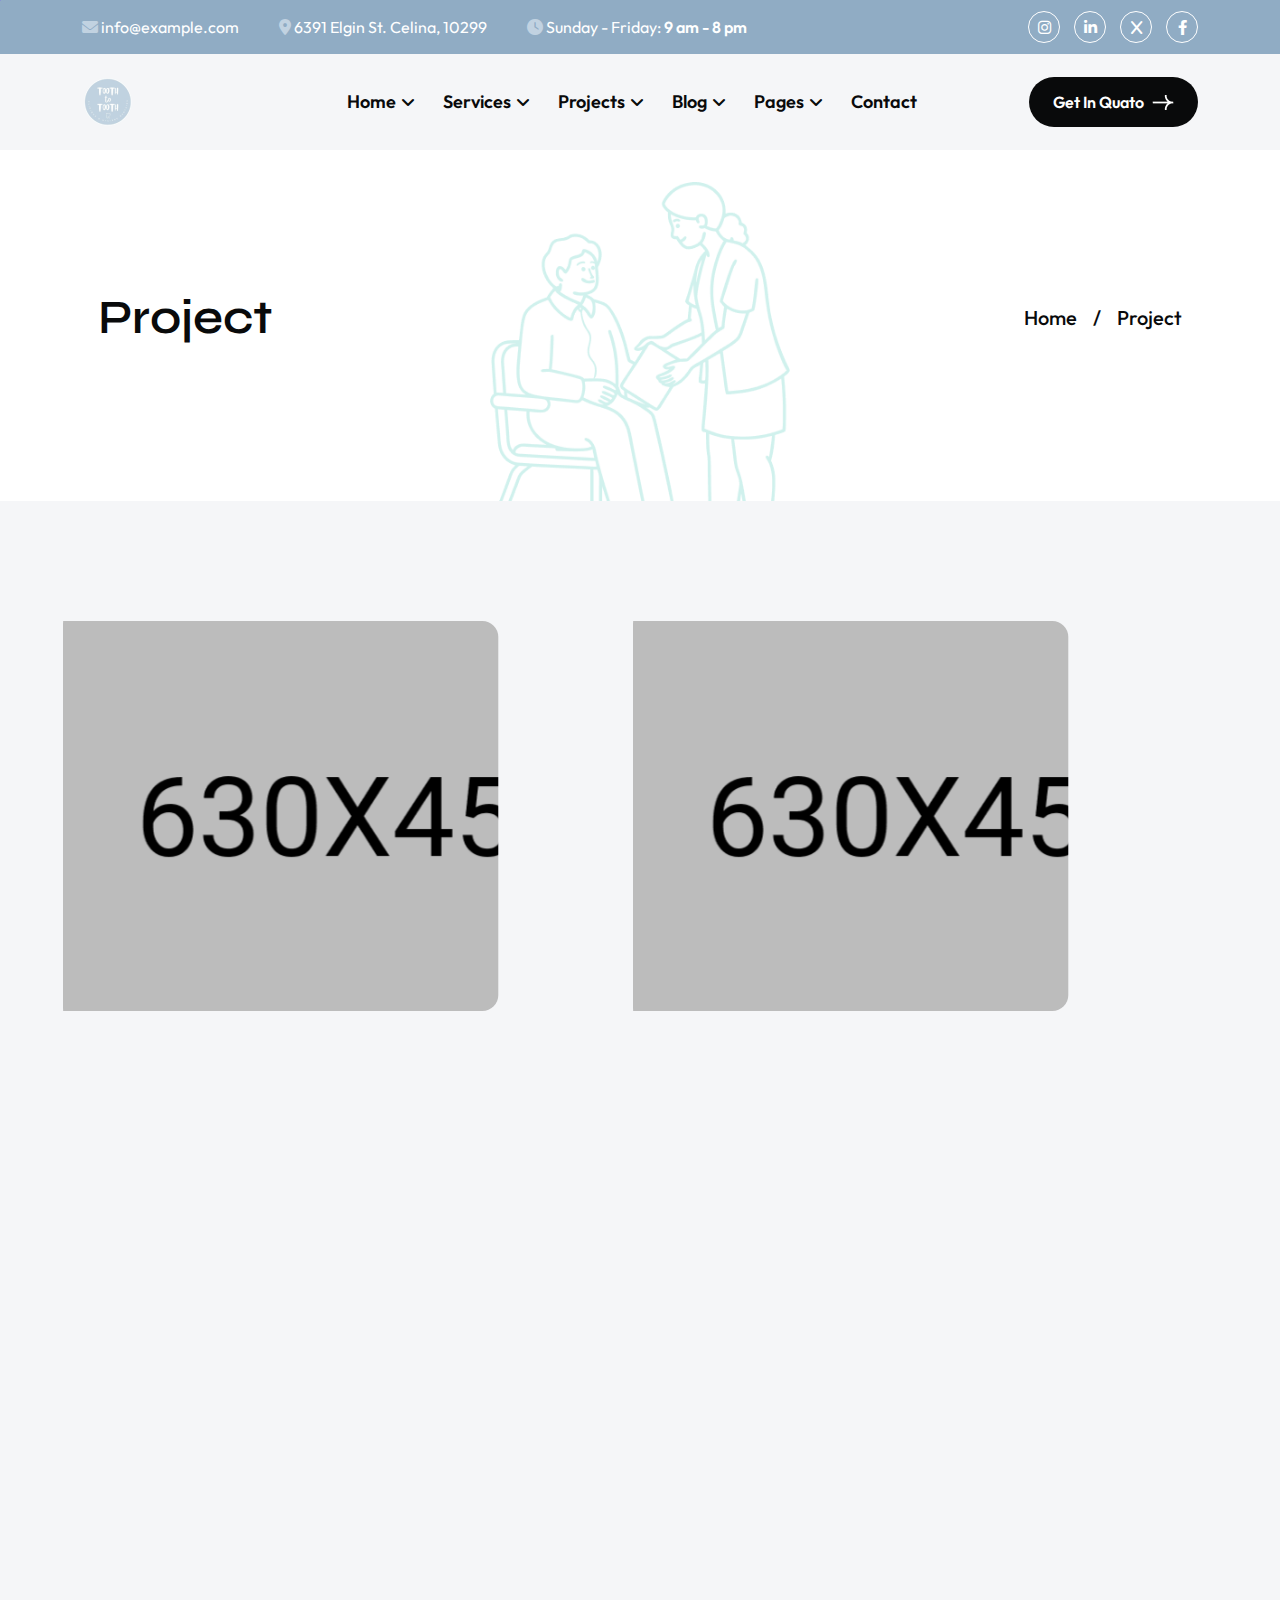
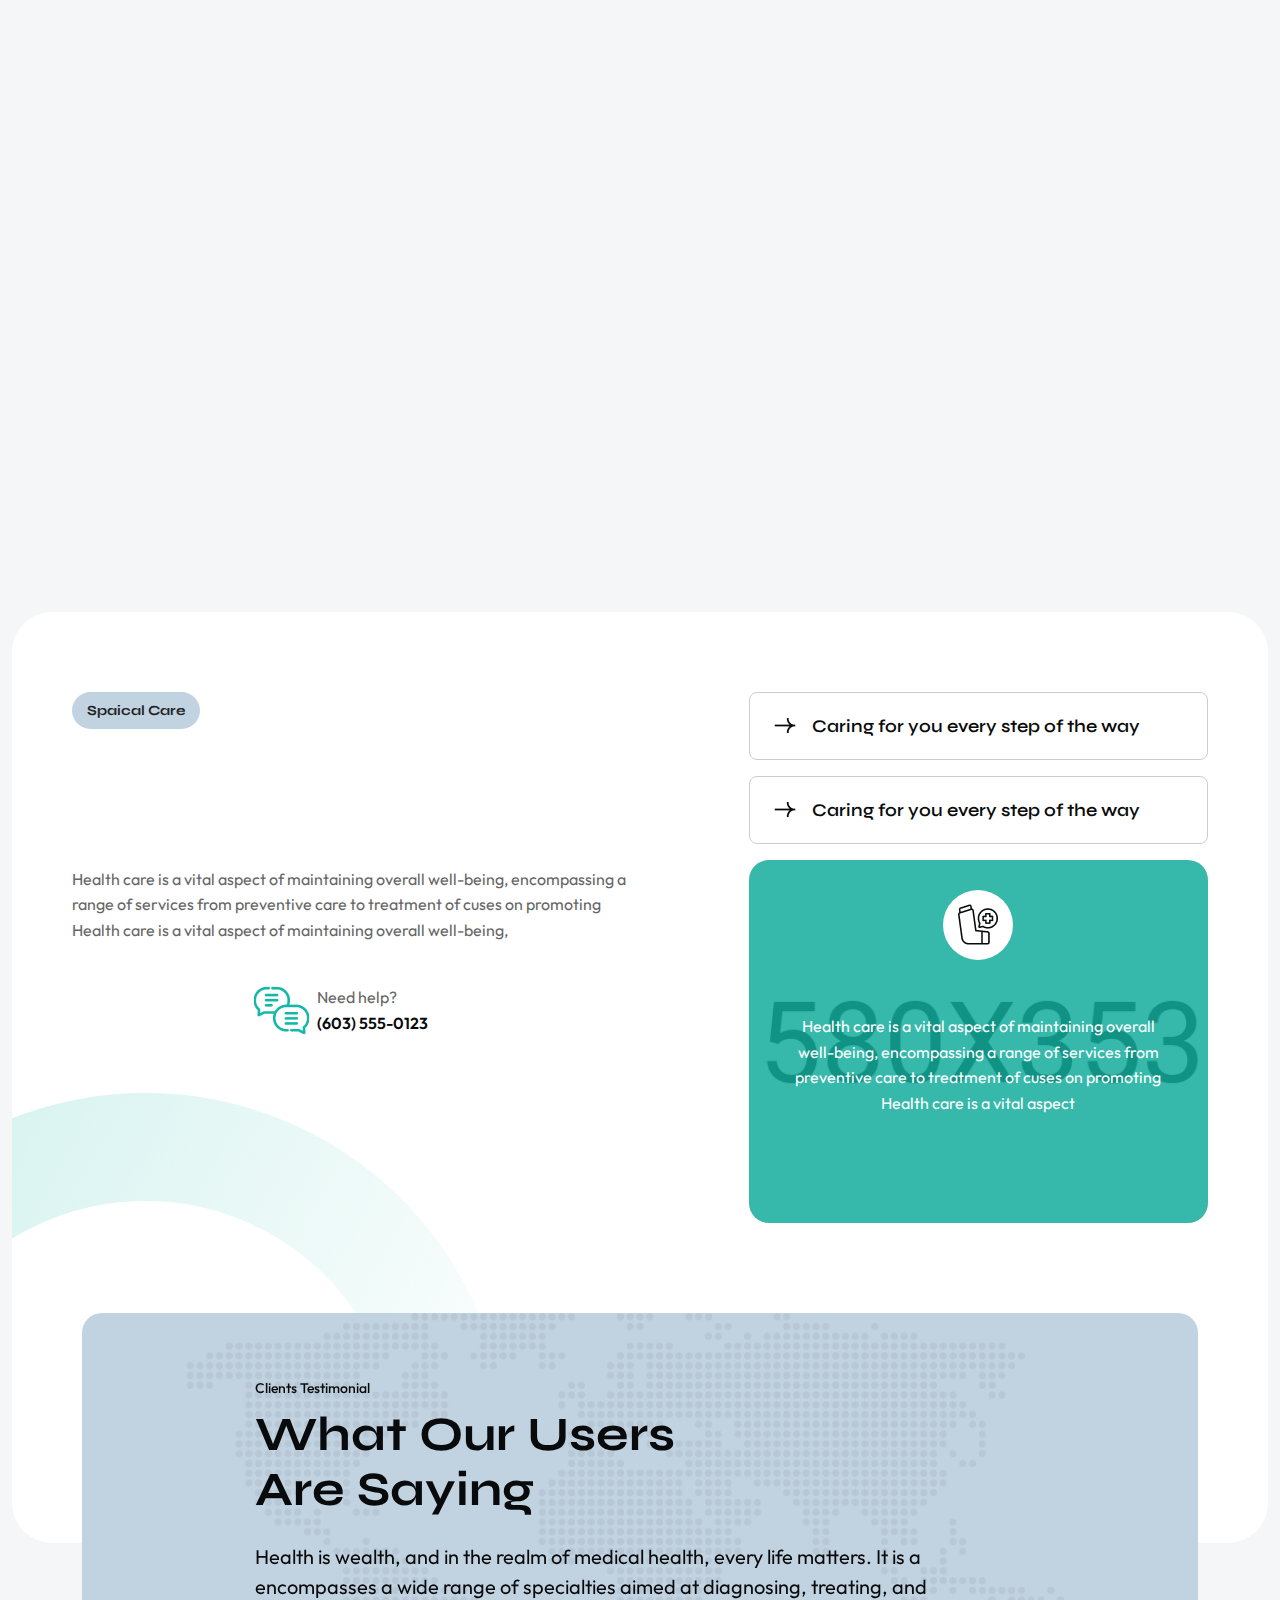
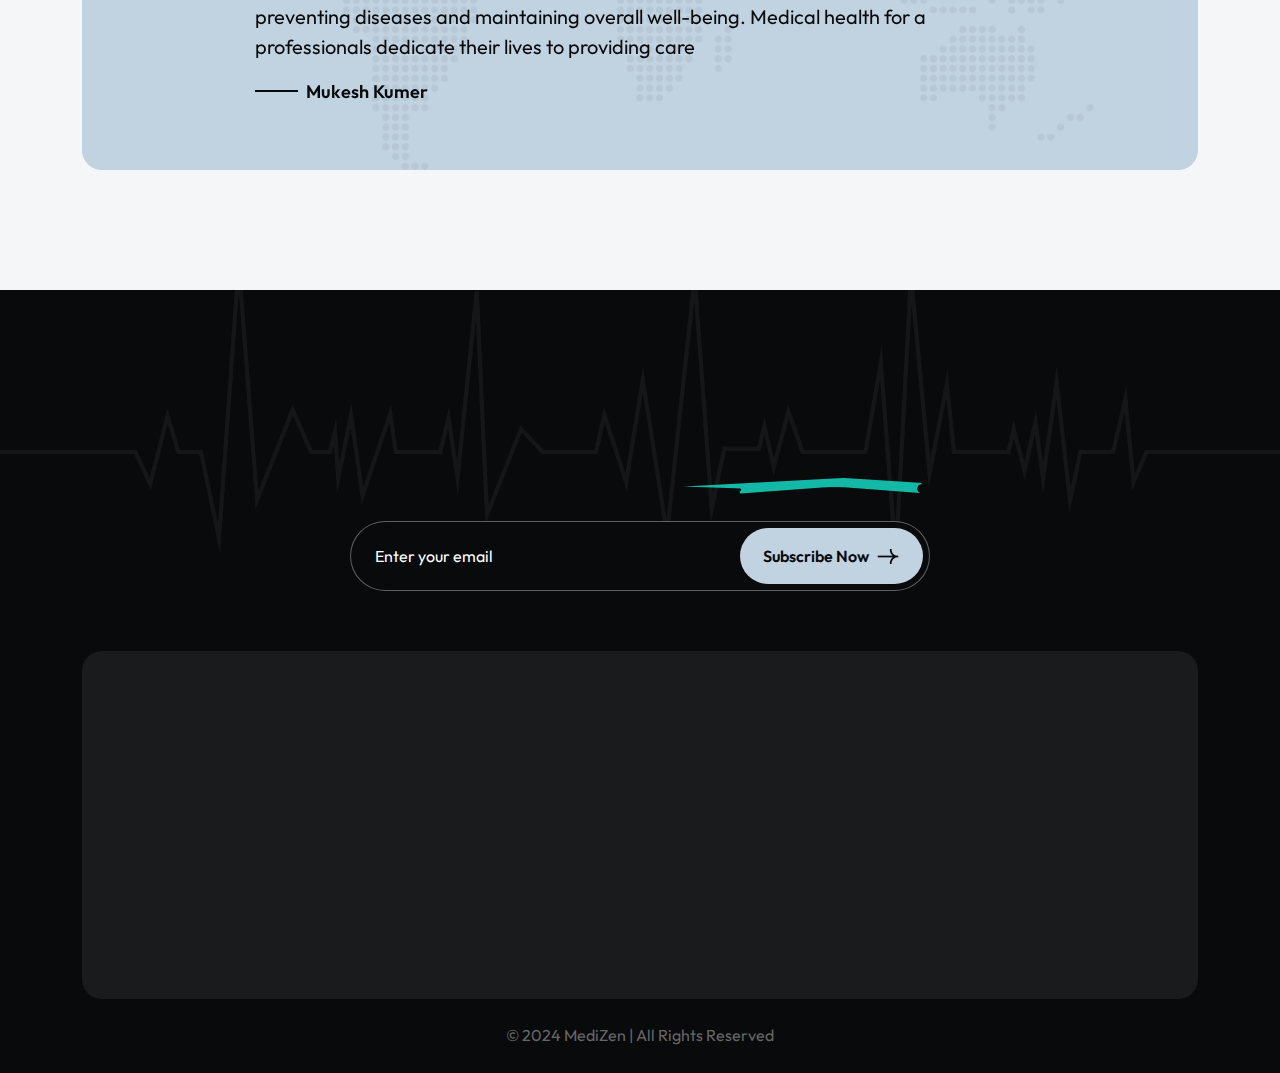
<file: project.html>
<!DOCTYPE html>
<html lang="en">
<!--<< Header Area >>-->

<head>
    <!-- ========== Meta Tags ========== -->
    <meta charset="UTF-8">
    <meta http-equiv="X-UA-Compatible" content="IE=edge">
    <meta name="viewport" content="width=device-width, initial-scale=1">
    <meta name="author" content="authorName">
    <meta name="description" content="MediZen - Health & Medical HTML Template">
    <!-- ======== Page title ============ -->
    <title>MediZen - Health & Medical HTML Template</title>
    <!--<< Favcion >>-->
    <link rel="shortcut icon" href="assets/img/logo/favs.png">
    <!--<< Bootstrap min.css >>-->
    <link rel="stylesheet" href="assets/css/bootstrap.min.css">
    <!--<< All Min Css >>-->
    <link rel="stylesheet" href="assets/css/all.min.css">
    <!--<< Animate.css >>-->
    <link rel="stylesheet" href="assets/css/animate.css">
    <!--<< Magnific Popup.css >>-->
    <link rel="stylesheet" href="assets/css/magnific-popup.css">
    <!--<< MeanMenu.css >>-->
    <link rel="stylesheet" href="assets/css/meanmenu.css">
    <!--<< Swiper Bundle.css >>-->
    <link rel="stylesheet" href="assets/css/swiper-bundle.min.css">
    <!--<< Nice Select.css >>-->
    <link rel="stylesheet" href="assets/css/nice-select.css">
    <!--<< Main.css >>-->
    <link rel="stylesheet" href="assets/css/main.css">
</head>

<body class="body-bg">

    <!-- Preloader Start -->
    <div id="preloader" class="preloader">
        <div class="animation-preloader">
            <div class="spinner">
            </div>
            <div class="txt-loading">
                <span data-text-preloader="M" class="letters-loading">
                    M
                </span>
                <span data-text-preloader="D" class="letters-loading">
                    D
                </span>
                <span data-text-preloader="I" class="letters-loading">
                    I
                </span>
                <span data-text-preloader="Z" class="letters-loading">
                    Z
                </span>
                <span data-text-preloader="E" class="letters-loading">
                    E
                </span>
                <span data-text-preloader="N" class="letters-loading">
                    N
                </span>
            </div>
            <p class="text-center">Loading</p>
        </div>
        <div class="loader">
            <div class="row">
                <div class="col-3 loader-section section-left">
                    <div class="bg"></div>
                </div>
                <div class="col-3 loader-section section-left">
                    <div class="bg"></div>
                </div>
                <div class="col-3 loader-section section-right">
                    <div class="bg"></div>
                </div>
                <div class="col-3 loader-section section-right">
                    <div class="bg"></div>
                </div>
            </div>
        </div>
    </div>

    <!-- Start Cursor Pointer -->
    <div class="mouse-follower">
        <span class="cursor-outline"></span>
        <span class="cursor-dot"></span>
    </div>
    <!-- End Cursor Pointer -->

    <!-- Header Top Section Start -->
    <div class="header-top-section d-lg-block d-none overflow-hidden">
        <div class="container">
            <div class="header-top-wrapper">
                <ul class="contact-list">
                    <li>
                        <i class="fa-solid fa-envelope p1-clr"></i>
                        <a href="info@example.com" class="link">info@example.com</a>
                    </li>
                    <li>
                        <i class="fa-solid fa-location-dot p1-clr"></i>
                        <a href="#" class="link">6391 Elgin St. Celina, 10299</a>
                    </li>
                    <li>
                        <i class="fa-solid fa-clock p1-clr"></i>
                        <a href="#" class="link">Sunday - Friday: <span class="fw_600">9 am - 8 pm</span></a>
                    </li>
                </ul>
                <div class="social-wrapper d-flex align-items-center">
                    <a href="#" class=" black"><i class="fab fa-instagram"></i></a>
                    <a href="#" class=" black"><i class="fa-brands fa-linkedin-in"></i></a>
                    <a href="#" class=" black"><i class="fa-brands fa-x"></i></a>
                    <a href="#" class=" black"><i class="fab fa-facebook-f"></i></a>
                </div>
            </div>
        </div>
    </div>

    <!-- Offcanvas Area Start -->
    <div class="fix-area">
        <div class="offcanvas__info">
            <div class="offcanvas__wrapper">
                <div class="offcanvas__content">
                    <div class="offcanvas__top mb-4 d-flex justify-content-between align-items-center">
                        <div class="offcanvas__logo">
                            <a href="index.html">
                                <img src="assets/img/logo/logo.png" alt="logo-img">
                            </a>
                        </div>
                        <div class="offcanvas__close">
                            <button>
                                <i class="fas fa-times"></i>
                            </button>
                        </div>
                    </div>
                    <div class="mobile-menu fix mb-3"></div>
                    <div class="offcanvas__contact">
                        <h4>Contact Info</h4>
                        <ul>
                            <li class="d-flex align-items-center">
                                <div class="offcanvas__contact-icon">
                                    <i class="fal fa-map-marker-alt"></i>
                                </div>
                                <div class="offcanvas__contact-text">
                                    <a target="_blank" href="#">Mirpur,10 Road 1 House 12 Mirpur Dhaka Bangladesh</a>
                                </div>
                            </li>
                            <li class="d-flex align-items-center">
                                <div class="offcanvas__contact-icon mr-15">
                                    <i class="fal fa-envelope"></i>
                                </div>
                                <div class="offcanvas__contact-text">
                                    <a href="mailto:info@example.com"><span
                                            class="mailto:info@example.com">info@example.com</span></a>
                                    <a href="mailto:info@example.com"><span
                                            class="mailto:info@example.com">ex@example.com</span></a>
                                </div>
                            </li>
                            <li class="d-flex align-items-center">
                                <div class="offcanvas__contact-icon mr-15">
                                    <i class="fal fa-clock"></i>
                                </div>
                                <div class="offcanvas__contact-text">
                                    <a target="_blank" href="#">Sat-friday, 02am -09pm</a>
                                </div>
                            </li>
                            <li class="d-flex align-items-center">
                                <div class="offcanvas__contact-icon mr-15">
                                    <i class="far fa-phone"></i>
                                </div>
                                <div class="offcanvas__contact-text">
                                    <a href="tel:+11002345909" class="d-block">017 5552-0127</a>
                                    <a href="tel:+11002345909">017458632718</a>
                                </div>
                            </li>
                        </ul>
                        <div class="header-button mt-4">
                            <a href="contact.html"
                                class="common-btn box-style first-box d-inline-flex justify-content-center align-items-center gap-xxl-2 gap-2 fs18 fw-semibold black overflow-hidden p1-bg rounded100">
                                Get Start
                                <i class="fa-solid fa-arrow-right"></i>
                            </a>
                        </div>
                        <div class="social-icon d-flex align-items-center">
                            <a href="#"><i class="fab fa-facebook-f"></i></a>
                            <a href="#"><i class="fab fa-twitter"></i></a>
                            <a href="#"><i class="fab fa-youtube"></i></a>
                            <a href="#"><i class="fab fa-linkedin-in"></i></a>
                        </div>
                    </div>
                </div>
            </div>
        </div>
    </div>
    <div class="offcanvas__overlay"></div>

    <!-- Header Section Start -->
    <header id="header-sticky" class="header-1 header-style2 cmn-bg">
        <div class="container">
            <div class="mega-menu-wrapper">
                <div class="header-main style-2">
                    <div class="header-left">
                        <div class="logo">
                            <a href="index.html" class="header-logo">
                                <img src="assets/img/logo/logo.png" alt="logo-img">
                            </a>
                        </div>
                    </div>
                    <div class="header-right d-flex justify-content-end align-items-center">
                        <div class="mean__menu-wrapper">
                            <div class="main-menu">
                                <nav id="mobile-menu">
                                    <ul>
                                        <li class="has-dropdown active menu-thumb">
                                            <a href="index.html">
                                                Home
                                                <i class="fas fa-angle-down"></i>
                                            </a>
                                            <ul class="submenu has-homemenu">
                                                <li>
                                                    <div class="homemenu-items">
                                                        <div class="homemenu">
                                                            <a href="index.html" class="homemenu-thumb">
                                                                <img src="assets/img/header/home-1.jpg" alt="img">
                                                                <span class="demo-button">
                                                                    <span class="theme-btn p1-bg box-style first-box">
                                                                        <span class="black">Home 01</span>
                                                                    </span>
                                                                </span>
                                                            </a>
                                                        </div>
                                                        <div class="homemenu">
                                                            <a href="index2.html" class="homemenu-thumb mb-15">
                                                                <img src="assets/img/header/home-2.jpg" alt="img">
                                                                <span class="demo-button">
                                                                    <span class="theme-btn p1-bg box-style first-box">
                                                                        <span class="black">Home 02</span>
                                                                    </span>
                                                                </span>
                                                            </a>
                                                        </div>
                                                    </div>
                                                </li>
                                            </ul>
                                        </li>
                                        <li>
                                            <a href="news.html">
                                                Services
                                                <i class="fas fa-angle-down"></i>
                                            </a>
                                            <ul class="submenu">
                                                <li><a href="service.html">Services</a></li>
                                                <li><a href="service-details.html">Services Details</a></li>
                                            </ul>
                                        </li>
                                        <li>
                                            <a href="news.html">
                                                Projects
                                                <i class="fas fa-angle-down"></i>
                                            </a>
                                            <ul class="submenu">
                                                <li><a href="project.html">Project</a></li>
                                                <li><a href="project-details.html">Project Details</a></li>
                                            </ul>
                                        </li>
                                        <li>
                                            <a href="news.html">
                                                Blog
                                                <i class="fas fa-angle-down"></i>
                                            </a>
                                            <ul class="submenu">
                                                <li><a href="blog.html">Blog</a></li>
                                                <li><a href="blog-details.html">Blog Details</a></li>
                                            </ul>
                                        </li>
                                        <li class="has-dropdown">
                                            <a href="news.html">
                                                Pages
                                                <i class="fas fa-angle-down"></i>
                                            </a>
                                            <ul class="submenu">
                                                <li><a href="about.html">About Us</a></li>
                                                <li><a href="doctor.html">Doctor</a></li>
                                                <li><a href="doctor-details.html">Doctor Details</a></li>
                                                <li><a href="pricing.html">Pricing</a></li>
                                            </ul>
                                        </li>
                                        <li>
                                            <a href="contact.html">Contact</a>
                                        </li>
                                    </ul>
                                </nav>
                            </div>
                        </div>
                        <a href="#0" class="search-trigger search-icon d-xl-none d-block"><i
                                class="fal fa-search"></i></a>
                        <div class="header__hamburger d-xl-none my-auto">
                            <div class="sidebar__toggle">
                                <img src="assets/img/icon/menu.png" alt="icon">
                            </div>
                        </div>
                    </div>
                    <a href="contact.html"
                        class="common-btn box-style first-box d-sm-inline-flex d-none justify-content-center align-items-center gap-xxl-2 gap-2 fs18 fw-semibold white overflow-hidden blackbg rounded100"
                        data-wow-delay="0.8s">
                        Get In Quato
                        <img src="assets/img/icon/arrow-right-white.png" alt="icon">
                    </a>
                </div>
            </div>
        </div>
    </header>

    <!-- Banner Section Start -->
    <section class="breadcrumb-section position-relative fix">
        <div class="container">
            <div
                class="bread-content px-3 d-flex flex-wrap gap-3 align-items-center justify-content-md-between justify-content-center">
                <h2 class="black">Project</h2>
                <ul class="d-flex align-items-center gap-3">
                    <li>
                        <a href="index.html">Home</a>
                    </li>
                    <li>/</li>
                    <li>Project</li>
                </ul>
            </div>
        </div>
        <!-- Bread Ele -->
        <img src="assets/img/about/breadcrumnd-shap.png" alt="img" class="bread-ele">
    </section>
    <!-- Banner Section Start -->

    <!-- Project Section Start -->
    <section class="project-section space-bottom fix space-top">
        <div class="container">
            <div class="row g-xs-lg-4 g-xs-3 gy-xxl-5 gy-4 justify-content-center">
                <div class="col-lg-6 col-md-6 col-sm-6 wow fadeInUp" data-wow-delay="0.4s">
                    <div class="project-items position-relative">
                        <div
                            class="project-thumb d-center position-relative rounded-4 overflow-hidden reveal-left mb-4">
                            <img src="assets/img/blog/project1.jpg" alt="img" class="w-100 rounded-4">
                            <a href="project-details.html" class="project-arrws p1-bg d-center rounded-circle">
                                <img src="assets/img/icon/arrow-right-black.png" alt="icon">
                            </a>
                        </div>
                        <div class="cont">
                            <span class="pra fs-seven fw_500 d-block visible-slowly-right mb-2">Care Plus</span>
                            <h4><a href="project-details.html" class="black fw_700 wow fadeInUp"
                                    data-wow-delay="0.4s">Wellness Begins with
                                    Us</a></h4>
                        </div>
                    </div>
                </div>
                <div class="col-lg-6 col-md-6 col-sm-6 wow fadeInUp" data-wow-delay="0.4s">
                    <div class="project-items position-relative">
                        <div
                            class="project-thumb d-center position-relative rounded-4 overflow-hidden reveal-left mb-4">
                            <img src="assets/img/blog/project2.jpg" alt="img" class="w-100 rounded-4">
                            <a href="project-details.html" class="project-arrws p1-bg d-center rounded-circle">
                                <img src="assets/img/icon/arrow-right-black.png" alt="icon">
                            </a>
                        </div>
                        <div class="cont">
                            <span class="pra fs-seven fw_500 d-block visible-slowly-right mb-2">Renew Health
                                Center</span>
                            <h4><a href="project-details.html" class="black fw_700 wow fadeInUp"
                                    data-wow-delay="0.4s">Quality health close
                                    to home</a></h4>
                        </div>
                    </div>
                </div>
                <div class="col-lg-6 col-md-6 col-sm-6 wow fadeInUp" data-wow-delay="0.4s">
                    <div class="project-items position-relative">
                        <div
                            class="project-thumb d-center position-relative rounded-4 overflow-hidden reveal-left mb-4">
                            <img src="assets/img/blog/project3.jpg" alt="img" class="w-100 rounded-4">
                            <a href="project-details.html" class="project-arrws p1-bg d-center rounded-circle">
                                <img src="assets/img/icon/arrow-right-black.png" alt="icon">
                            </a>
                        </div>
                        <div class="cont">
                            <span class="pra fs-seven fw_500 d-block visible-slowly-right mb-2">Wellness Oasis</span>
                            <h4><a href="project-details.html" class="black fw_700 wow fadeInUp" data-wow-delay="0.4s">A
                                    healthy tomorrow
                                    starts today</a></h4>
                        </div>
                    </div>
                </div>
                <div class="col-lg-6 col-md-6 col-sm-6 wow fadeInUp" data-wow-delay="0.4s">
                    <div class="project-items position-relative">
                        <div
                            class="project-thumb d-center position-relative rounded-4 overflow-hidden reveal-left mb-4">
                            <img src="assets/img/blog/project4.jpg" alt="img" class="w-100 rounded-4">
                            <a href="project-details.html" class="project-arrws p1-bg d-center rounded-circle">
                                <img src="assets/img/icon/arrow-right-black.png" alt="icon">
                            </a>
                        </div>
                        <div class="cont">
                            <span class="pra fs-seven fw_500 d-block visible-slowly-right mb-2">Revive Medical
                                Care</span>
                            <h4><a href="project-details.html" class="black fw_700 wow fadeInUp"
                                    data-wow-delay="0.4s">Caring for you every
                                    step of the way</a></h4>
                        </div>
                    </div>
                </div>
                <div class="col-lg-6 col-md-6 col-sm-6 wow fadeInUp" data-wow-delay="0.5s">
                    <div class="project-items position-relative">
                        <div
                            class="project-thumb d-center position-relative rounded-4 overflow-hidden reveal-left mb-4">
                            <img src="assets/img/blog/project5.jpg" alt="img" class="w-100 rounded-4">
                            <a href="project-details.html" class="project-arrws p1-bg d-center rounded-circle">
                                <img src="assets/img/icon/arrow-right-black.png" alt="icon">
                            </a>
                        </div>
                        <div class="cont">
                            <span class="pra fs-seven fw_500 d-block visible-slowly-right mb-2">Harmony Med</span>
                            <h4><a href="project-details.html" class="black fw_700 wow fadeInUp"
                                    data-wow-delay="0.4s">Tomorrow's Health,
                                    Today's Care</a></h4>
                        </div>
                    </div>
                </div>
                <div class="col-lg-6 col-md-6 col-sm-6 wow fadeInUp" data-wow-delay="0.4s">
                    <div class="project-items position-relative">
                        <div
                            class="project-thumb d-center position-relative rounded-4 overflow-hidden reveal-left mb-4">
                            <img src="assets/img/blog/project6.jpg" alt="img" class="w-100 rounded-4">
                            <a href="project-details.html" class="project-arrws p1-bg d-center rounded-circle">
                                <img src="assets/img/icon/arrow-right-black.png" alt="icon">
                            </a>
                        </div>
                        <div class="cont">
                            <span class="pra fs-seven fw_500 d-block visible-slowly-right mb-2">Life Harbor</span>
                            <h4><a href="project-details.html" class="black fw_700 wow fadeInUp"
                                    data-wow-delay="0.4s">Your Health, Our
                                    Priority</a></h4>
                        </div>
                    </div>
                </div>
            </div>
        </div>
    </section>

    <!-- Special Section Start -->
    <section class="special-care-section body-bg space-bottom">
        <div class="container custom-contaienr">
            <div class="special-care-wrap position-relative">
                <div class="row g-4 justify-content-lg-between">
                    <div class="col-lg-6">
                        <div class="section-title">
                            <span class="cmn-tag p1-bg heading-font">Spaical Care</span>
                            <h2 class="wow fadeInUp black visible-slowly-right mb-xxl-4 mb-3" data-wow-delay=".3s">
                                Your health, our priority <br>
                                <span class="position-relative z-1">
                                    The Healing
                                    <img src="assets/img/element/title-badge1.png" alt="img"
                                        class="title-badge1 d-md-block d-none">
                                </span>
                                with heart
                            </h2>
                            <p class="pra mb-40">
                                Health care is a vital aspect of maintaining overall well-being, encompassing a range of
                                services from preventive care
                                to treatment of cuses on promoting Health care is a vital aspect of maintaining overall
                                well-being,
                            </p>
                            <div class="d-flex align-items-center gap-sm-4 gap-2">
                                <a href="doctor-details.html"
                                    class="common-btn box-style cmn-border d-inline-flex justify-content-center align-items-center gap-xxl-2 gap-2 fs18 fw-semibold black overflow-hidden rounded100 wow fadeInRight"
                                    data-wow-delay="0.8s">
                                    Read More
                                    <img src="assets/img/icon/arrow-right-black.png" alt="icon">
                                </a>
                                <a href="contact.html"
                                    class="header-help d-lg-flex d-none align-items-center gap-xxl-3 gap-2">
                                    <img src="assets/img/icon/chat-icon.png" alt="cion">
                                    <span class="cont">
                                        <span class="pra d-block">Need help?</span>
                                        <span class="black fw_600">(603) 555-0123</span>
                                    </span>
                                </a>
                            </div>
                        </div>
                    </div>
                    <div class="col-lg-5">
                        <div class="special-tag-inner d-flex flex-column gap-xxl-4 gap-3">
                            <a href="doctor-details.html"
                                class="special-tag d-flex align-items-center gap-3 gap-2 rounded-3 heading-font cmn-border">
                                <img src="assets/img/icon/arrow-right-black.png" alt="icon">
                                Caring for you every step of the way
                            </a>
                            <a href="doctor-details.html"
                                class="special-tag d-flex align-items-center gap-3 gap-2 rounded-3 heading-font cmn-border">
                                <img src="assets/img/icon/arrow-right-black.png" alt="icon">
                                Caring for you every step of the way
                            </a>
                            <div class="special-behaind text-center">
                                <div class="box position-relative">
                                    <div class="icon d-center rounded-circle white-bg"><img
                                            src="assets/img/icon/behain.png" alt="icon"></div>
                                    <h4 class="white mb-2 visible-slowly-right">Building healthier communities</h4>
                                    <p class="white mb-4">
                                        Health care is a vital aspect of maintaining overall well-being, encompassing a
                                        range of services from preventive
                                        care
                                        to treatment of cuses on promoting Health care is a vital aspect
                                    </p>
                                    <a href="doctor-details.html"
                                        class="common-btn arrow-white-adding box-style white-border d-inline-flex justify-content-center align-items-center gap-xxl-2 gap-2 fs18 fw-semibold py-3 white overflow-hidden rounded100 wow fadeInRight"
                                        data-wow-delay="0.8s">
                                        Read More
                                        <img src="assets/img/icon/arrow-right-white.png" alt="icon">
                                    </a>
                                </div>
                            </div>
                        </div>
                    </div>
                </div>
                <!-- Special Element -->
                <img src="assets/img/element/special-element.png" alt="element" class="special-element">
            </div>
        </div>
        <div class="container">
            <div class="testimonail-wrapper-style1">
                <div class="swiper testimonial-slider1">
                    <div class="swiper-wrapper">
                        <div class="swiper-slide">
                            <div class="testimonial-items1">
                                <span class="fs-eight fw_500 black d-block mb-2">Clients Testimonial</span>
                                <h2 class="black fw_700 mb-xl-4 mb-3">What Our Users <br> Are Saying</h2>
                                <p class="fs-five black mb-xxl-4 mb-3">
                                    Health is wealth, and in the realm of medical health, every life matters. It is a
                                    encompasses a wide range of
                                    specialties aimed at diagnosing, treating, and preventing diseases and maintaining
                                    overall well-being. Medical health
                                    for a professionals dedicate their lives to providing care
                                </p>
                                <div class="d-flex align-items-center gap-2 fs-six fw_600 black">
                                    <div class="line"></div> Mukesh Kumer
                                </div>
                            </div>
                        </div>
                    </div>
                </div>
                <div class="array-button array-button-black wow fadeInUp" data-wow-delay=".5s">
                    <button class="array-prev d-center"><img src="assets/img/icon/arrow-left-black.png"
                            alt="icon"></button>
                    <button class="array-next d-center"><img src="assets/img/icon/arrow-right-black.png"
                            alt="icon"></button>
                </div>
                <!-- Element -->
                <img src="assets/img/element/testimap-element.png" alt="element" class="testimonial-element1">
            </div>
        </div>
    </section>

    <!--<< Footer Section Start >>-->
    <footer class="footer-section z-1 position-relative blackbg fix">
        <div class="container">
            <div class="footer-newsletter">
                <h2 class="fw_600 white visible-slowly-right position-relative mb-40">
                    Ready To Turn Dreams Into Reality Subscribe to Our Newsletter
                    <!-- Element -->
                    <img src="assets/img/element/newsletter-element.png" alt="element" class="newsletter-element">
                </h2>
                <form action="#" class="form-cmn-style1">
                    <input type="text" placeholder="Enter your email">
                    <button type="button"
                        class="common-btn text-nowrap box-style py-3 first-box d-inline-flex justify-content-center align-items-center fs-seven fw_600 gap-xxl-2 gap-2 fs18 fw-semibold black overflow-hidden p1-bg rounded-5">
                        Subscribe Now
                        <img src="assets/img/icon/arrow-right-black.png" alt="icon">
                    </button>
                </form>
            </div>
            <div class="footer-space">
                <div class="footer-widgets-wrapper">
                    <div class="row g-4 justify-content-between">
                        <div class="col-lg-3 col-md-6 col-sm-7">
                            <div class="single-footer-widget wow fadeInUp" data-wow-delay="0.4s">
                                <div class="widget-head">
                                    <a href="index.html">
                                        <img src="assets/img/logo/logo-white.png" alt="logo-img">
                                    </a>
                                </div>
                                <div class="footer-content">
                                    <p class="pra2">
                                        Medical services are an essential part of our lives, offering care and treatment
                                        for various health conditions
                                    </p>
                                    <div class="social-wrapper d-flex align-items-center">
                                        <a href="#" class=" black"><i class="fab fa-facebook-f"></i></a>
                                        <a href="#" class=" black"><i class="fa-brands fa-linkedin-in"></i></a>
                                        <a href="#" class=" black"><i class="fab fa-instagram"></i></a>
                                        <a href="#" class=" black"><i class="fa-brands fa-x"></i></a>
                                    </div>
                                </div>
                            </div>
                        </div>
                        <div class="col-lg-3 col-md-6 col-sm-5 d-flex justify-content-lg-center">
                            <div class="single-footer-widget wow fadeInUp" data-wow-delay="0.6s">
                                <div class="widget-head">
                                    <h4 class="white fw_600">Page</h4>
                                </div>
                                <ul class="list-area">
                                    <li>
                                        <a href="about.html">
                                            About Us
                                        </a>
                                    </li>
                                    <li>
                                        <a href="service.html">
                                            Services
                                        </a>
                                    </li>
                                    <li>
                                        <a href="contact.html">
                                            Why Chose Us
                                        </a>
                                    </li>
                                    <li>
                                        <a href="doctor.html">
                                            Doctors
                                        </a>
                                    </li>
                                    <li>
                                        <a href="blog-details.html">
                                            Blog And News
                                        </a>
                                    </li>
                                </ul>
                            </div>
                        </div>
                        <div class="col-lg-3 col-md-6 col-sm-6 d-flex justify-content-lg-center">
                            <div class="single-footer-widget wow fadeInUp" data-wow-delay="0.6s">
                                <div class="widget-head">
                                    <h4 class="white fw_600">Link</h4>
                                </div>
                                <ul class="list-area">
                                    <li>
                                        <a href="contact.html">
                                            Trems & Condition
                                        </a>
                                    </li>
                                    <li>
                                        <a href="contact.html">
                                            Privacy Policy
                                        </a>
                                    </li>
                                    <li>
                                        <a href="contact.html">
                                            Contact Us
                                        </a>
                                    </li>
                                    <li>
                                        <a href="contact.html">
                                            Treams Of Use
                                        </a>
                                    </li>
                                </ul>
                            </div>
                        </div>
                        <div class="col-lg-3 col-md-6 col-sm-5 d-flex justify-content-lg-center">
                            <div class="single-footer-widget wow fadeInUp" data-wow-delay="0.7s">
                                <div class="widget-head">
                                    <h4 class="white">Contact</h4>
                                </div>
                                <ul class="footer-info d-flex flex-column gpa-xxl-4 gap-3">
                                    <li class="d-flex align-items-center gap-xl-3 gap-2">
                                        <span class="icon d-center"><i class="fa-solid fa-location-dot"></i></span>
                                        <div class="cont">
                                            <span class="pra fs-seven d-block">Address</span>
                                            <a href="javascript:void(0)" class="fs-six fw_500 white sub-font">66
                                                Broklyant,India</a>
                                        </div>
                                    </li>
                                    <li class="d-flex align-items-center gap-xl-3 gap-2">
                                        <span class="icon d-center"><i class="fa-solid fa-phone"></i></span>
                                        <div class="cont">
                                            <span class="pra fs-seven d-block">Phone Number</span>
                                            <a href="javascript:void(0)" class="fs-six fw_500 white sub-font">012 345
                                                678 9101</a>
                                        </div>
                                    </li>
                                    <li class="d-flex align-items-center gap-xl-3 gap-2">
                                        <span class="icon d-center"><i class="fa-solid fa-envelope"></i></span>
                                        <div class="cont">
                                            <span class="pra fs-seven d-block">Email</span>
                                            <a href="javascript:void(0)"
                                                class="fs-six fw_500 white sub-font">abcd@gmail.com</a>
                                        </div>
                                    </li>
                                </ul>
                            </div>
                        </div>
                    </div>
                </div>
            </div>
        </div>
        <div class="footer-bottom text-center">
            <div class="container">
                <p class="body-font text-center py-4">
                    &copy; 2024 MediZen | All Rights Reserved
                </p>
            </div>
        </div>
        <!-- Element-->
        <img src="assets/img/element/footer-element.png" alt="element" class="footer-element">
    </footer>

    <!-- Search Area Start -->
    <div class="search-wrap">
        <div class="search-inner">
            <i class="fas fa-times search-close" id="search-close"></i>
            <div class="search-cell">
                <form method="get">
                    <div class="search-field-holder">
                        <input type="search" class="main-search-input" placeholder="Search...">
                    </div>
                </form>
            </div>
        </div>
    </div>

    <!--<< All JS Plugins >>-->
    <script src="assets/js/jquery-3.7.1.min.js"></script>
    <!--<< Viewport Js >>-->
    <script src="assets/js/viewport.jquery.js"></script>
    <!--<< Bootstrap Js >>-->
    <script src="assets/js/bootstrap.bundle.min.js"></script>
    <!--<< Nice Select Js >>-->
    <script src="assets/js/jquery.nice-select.min.js"></script>
    <!--<< Waypoints Js >>-->
    <script src="assets/js/jquery.waypoints.js"></script>
    <!--<< Counterup Js >>-->
    <script src="assets/js/jquery.counterup.min.js"></script>
    <!--<< Swiper Slider Js >>-->
    <script src="assets/js/swiper-bundle.min.js"></script>
    <!--<< MeanMenu Js >>-->
    <script src="assets/js/jquery.meanmenu.min.js"></script>
    <!--<< Magnific Popup Js >>-->
    <script src="assets/js/jquery.magnific-popup.min.js"></script>
    <!--<< Wow Animation Js >>-->
    <script src="assets/js/wow.min.js"></script>
    <!--<< Gsap Js >>-->
    <script src="assets/js/gsap.min.js"></script>
    <!--<< Lenis Js >>-->
    <script src="assets/js/lenis.min.js"></script>
    <!--<< ScrollSmoother Js >>-->
    <script src="assets/js/scrollSmoother.js"></script>
    <!--<< ScrollTrigger Js >>-->
    <script src="assets/js/ScrollTrigger.min.js"></script>
    <!--<< Spalit Text Js >>-->
    <script src="assets/js/spilitext-gsap.js"></script>
    <!--<< Valina Tilt Js >>-->
    <script src="assets/js/vanilla-tilt.min.js"></script>
    <!--<< Main.js >>-->
    <script src="assets/js/main.js"></script>
</body>

</html>
</file>
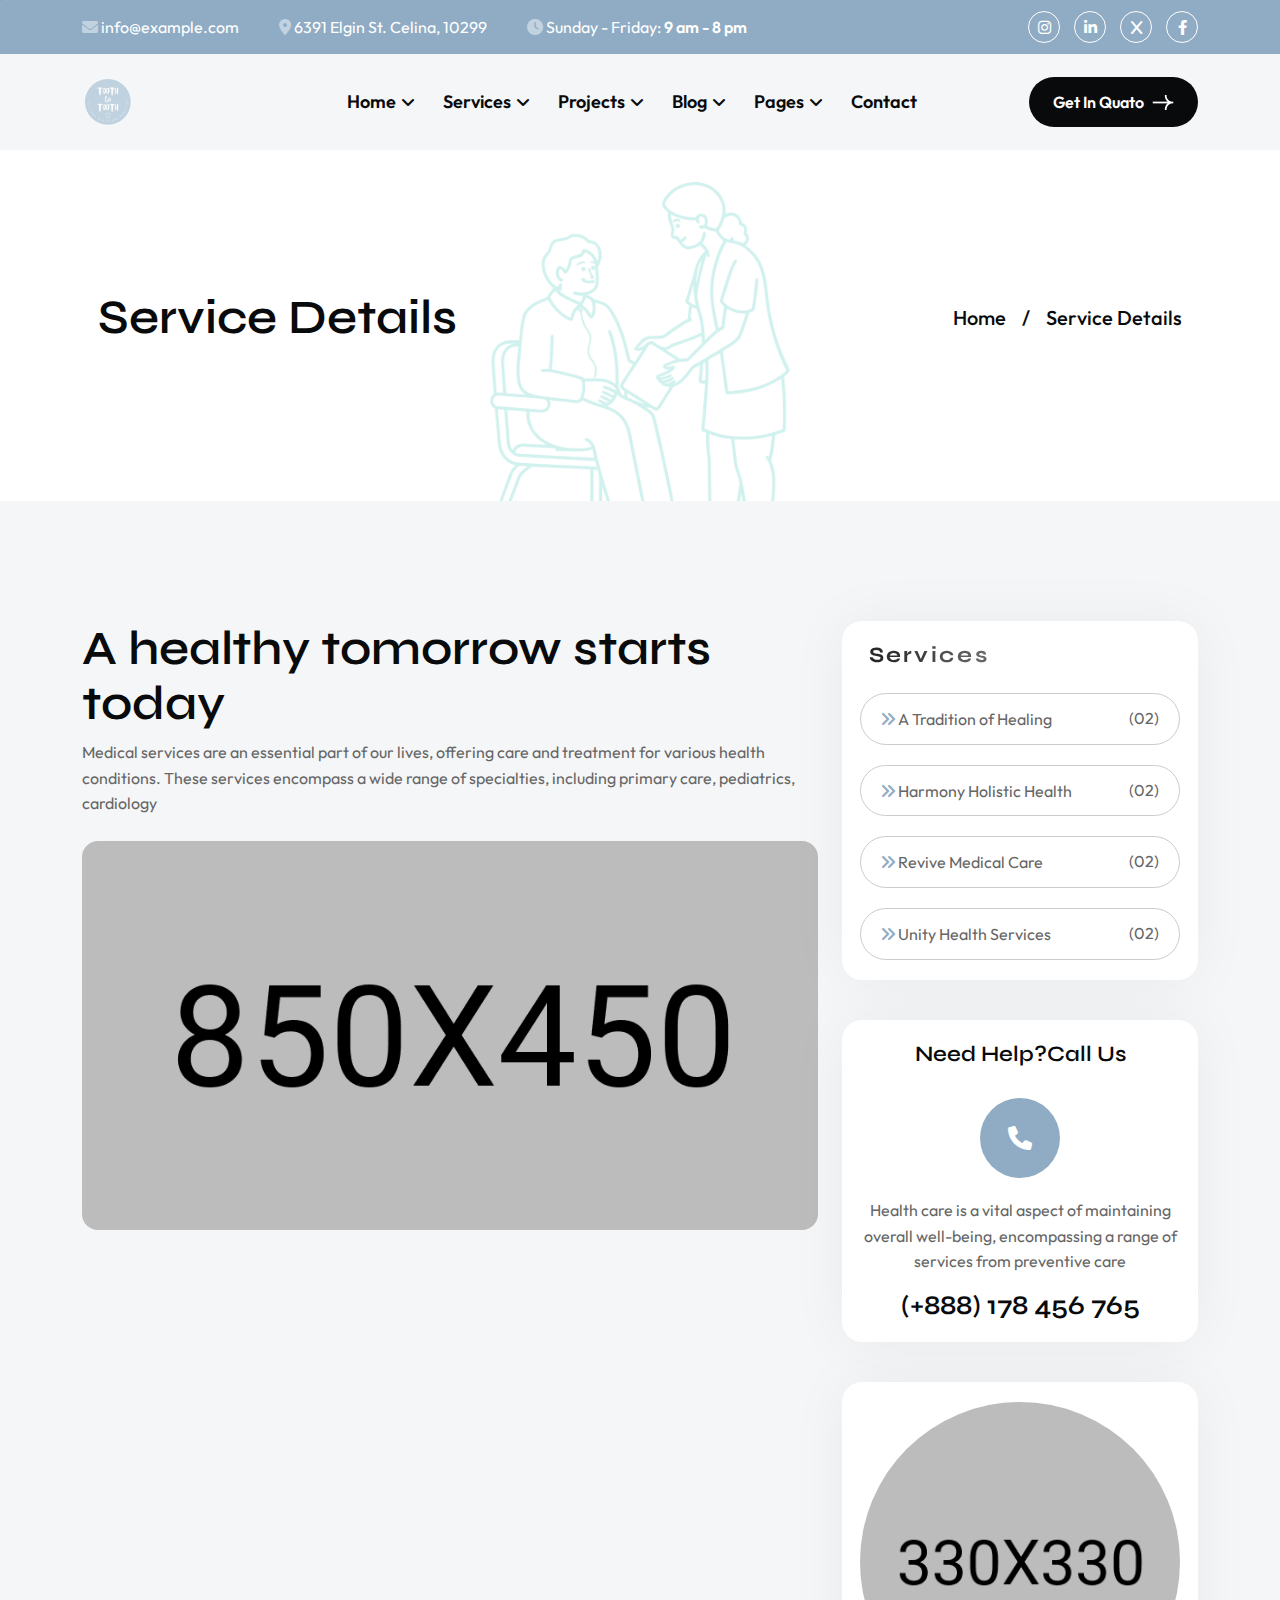
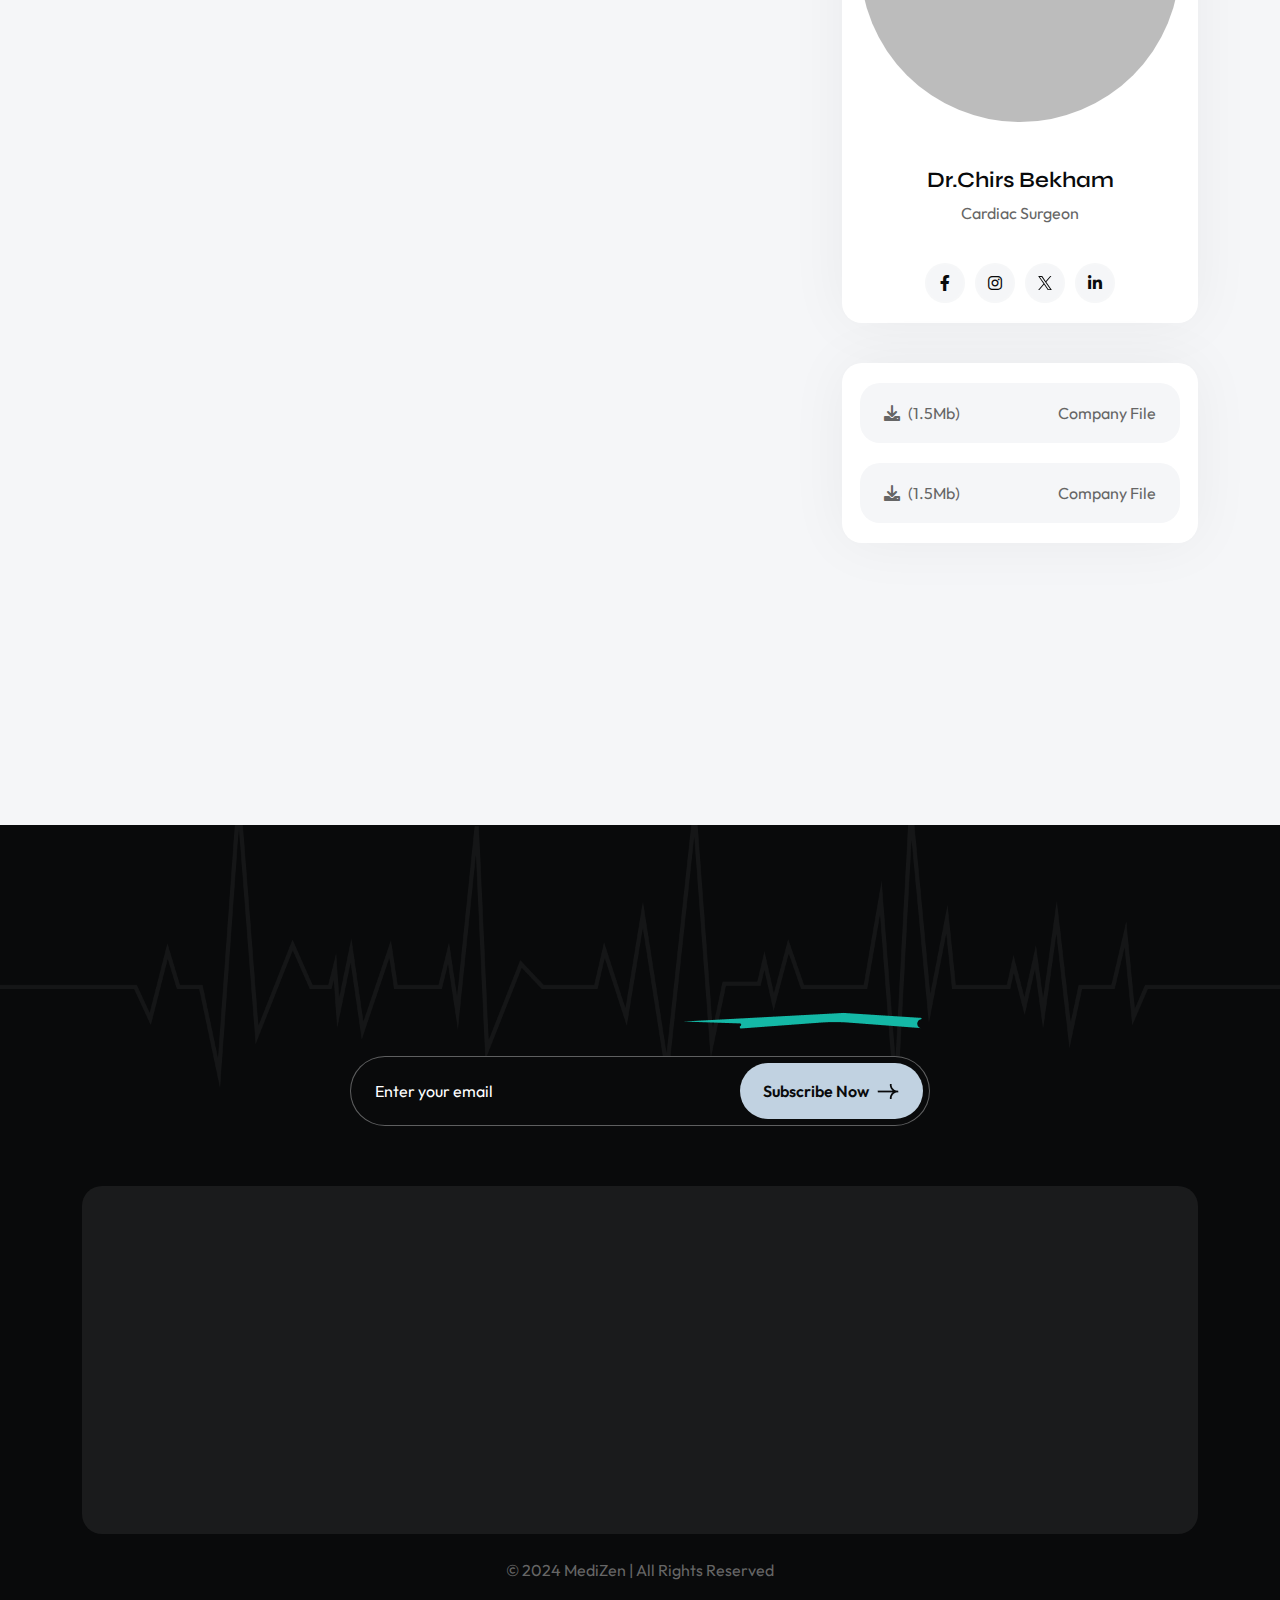
<file: service-details.html>
<!DOCTYPE html>
<html lang="en">
<!--<< Header Area >>-->

<head>
    <!-- ========== Meta Tags ========== -->
    <meta charset="UTF-8">
    <meta http-equiv="X-UA-Compatible" content="IE=edge">
    <meta name="viewport" content="width=device-width, initial-scale=1">
    <meta name="author" content="authorName">
    <meta name="description" content="MediZen - Health & Medical HTML Template">
    <!-- ======== Page title ============ -->
    <title>MediZen - Health & Medical HTML Template</title>
    <!--<< Favcion >>-->
    <link rel="shortcut icon" href="assets/img/logo/favs.png">
    <!--<< Bootstrap min.css >>-->
    <link rel="stylesheet" href="assets/css/bootstrap.min.css">
    <!--<< All Min Css >>-->
    <link rel="stylesheet" href="assets/css/all.min.css">
    <!--<< Animate.css >>-->
    <link rel="stylesheet" href="assets/css/animate.css">
    <!--<< Magnific Popup.css >>-->
    <link rel="stylesheet" href="assets/css/magnific-popup.css">
    <!--<< MeanMenu.css >>-->
    <link rel="stylesheet" href="assets/css/meanmenu.css">
    <!--<< Swiper Bundle.css >>-->
    <link rel="stylesheet" href="assets/css/swiper-bundle.min.css">
    <!--<< Nice Select.css >>-->
    <link rel="stylesheet" href="assets/css/nice-select.css">
    <!--<< Main.css >>-->
    <link rel="stylesheet" href="assets/css/main.css">
</head>

<body class="body-bg">

    <!-- Preloader Start -->
    <div id="preloader" class="preloader">
        <div class="animation-preloader">
            <div class="spinner">
            </div>
            <div class="txt-loading">
                <span data-text-preloader="M" class="letters-loading">
                    M
                </span>
                <span data-text-preloader="D" class="letters-loading">
                    D
                </span>
                <span data-text-preloader="I" class="letters-loading">
                    I
                </span>
                <span data-text-preloader="Z" class="letters-loading">
                    Z
                </span>
                <span data-text-preloader="E" class="letters-loading">
                    E
                </span>
                <span data-text-preloader="N" class="letters-loading">
                    N
                </span>
            </div>
            <p class="text-center">Loading</p>
        </div>
        <div class="loader">
            <div class="row">
                <div class="col-3 loader-section section-left">
                    <div class="bg"></div>
                </div>
                <div class="col-3 loader-section section-left">
                    <div class="bg"></div>
                </div>
                <div class="col-3 loader-section section-right">
                    <div class="bg"></div>
                </div>
                <div class="col-3 loader-section section-right">
                    <div class="bg"></div>
                </div>
            </div>
        </div>
    </div>

    <!-- Start Cursor Pointer -->
    <div class="mouse-follower">
        <span class="cursor-outline"></span>
        <span class="cursor-dot"></span>
    </div>
    <!-- End Cursor Pointer -->

    <!-- Header Top Section Start -->
    <div class="header-top-section d-lg-block d-none overflow-hidden">
        <div class="container">
            <div class="header-top-wrapper">
                <ul class="contact-list">
                    <li>
                        <i class="fa-solid fa-envelope p1-clr"></i>
                        <a href="info@example.com" class="link">info@example.com</a>
                    </li>
                    <li>
                        <i class="fa-solid fa-location-dot p1-clr"></i>
                        <a href="#" class="link">6391 Elgin St. Celina, 10299</a>
                    </li>
                    <li>
                        <i class="fa-solid fa-clock p1-clr"></i>
                        <a href="#" class="link">Sunday - Friday: <span class="fw_600">9 am - 8 pm</span></a>
                    </li>
                </ul>
                <div class="social-wrapper d-flex align-items-center">
                    <a href="#" class=" black"><i class="fab fa-instagram"></i></a>
                    <a href="#" class=" black"><i class="fa-brands fa-linkedin-in"></i></a>
                    <a href="#" class=" black"><i class="fa-brands fa-x"></i></a>
                    <a href="#" class=" black"><i class="fab fa-facebook-f"></i></a>
                </div>
            </div>
        </div>
    </div>

    <!-- Offcanvas Area Start -->
    <div class="fix-area">
        <div class="offcanvas__info">
            <div class="offcanvas__wrapper">
                <div class="offcanvas__content">
                    <div class="offcanvas__top mb-4 d-flex justify-content-between align-items-center">
                        <div class="offcanvas__logo">
                            <a href="index.html">
                                <img src="assets/img/logo/logo.png" alt="logo-img">
                            </a>
                        </div>
                        <div class="offcanvas__close">
                            <button>
                                <i class="fas fa-times"></i>
                            </button>
                        </div>
                    </div>
                    <div class="mobile-menu fix mb-3"></div>
                    <div class="offcanvas__contact">
                        <h4>Contact Info</h4>
                        <ul>
                            <li class="d-flex align-items-center">
                                <div class="offcanvas__contact-icon">
                                    <i class="fal fa-map-marker-alt"></i>
                                </div>
                                <div class="offcanvas__contact-text">
                                    <a target="_blank" href="#">Mirpur,10 Road 1 House 12 Mirpur Dhaka Bangladesh</a>
                                </div>
                            </li>
                            <li class="d-flex align-items-center">
                                <div class="offcanvas__contact-icon mr-15">
                                    <i class="fal fa-envelope"></i>
                                </div>
                                <div class="offcanvas__contact-text">
                                    <a href="mailto:info@example.com"><span
                                            class="mailto:info@example.com">info@example.com</span></a>
                                    <a href="mailto:info@example.com"><span
                                            class="mailto:info@example.com">ex@example.com</span></a>
                                </div>
                            </li>
                            <li class="d-flex align-items-center">
                                <div class="offcanvas__contact-icon mr-15">
                                    <i class="fal fa-clock"></i>
                                </div>
                                <div class="offcanvas__contact-text">
                                    <a target="_blank" href="#">Sat-friday, 02am -09pm</a>
                                </div>
                            </li>
                            <li class="d-flex align-items-center">
                                <div class="offcanvas__contact-icon mr-15">
                                    <i class="far fa-phone"></i>
                                </div>
                                <div class="offcanvas__contact-text">
                                    <a href="tel:+11002345909" class="d-block">017 5552-0127</a>
                                    <a href="tel:+11002345909">017458632718</a>
                                </div>
                            </li>
                        </ul>
                        <div class="header-button mt-4">
                            <a href="contact.html"
                                class="common-btn box-style first-box d-inline-flex justify-content-center align-items-center gap-xxl-2 gap-2 fs18 fw-semibold black overflow-hidden p1-bg rounded100">
                                Get Start
                                <i class="fa-solid fa-arrow-right"></i>
                            </a>
                        </div>
                        <div class="social-icon d-flex align-items-center">
                            <a href="#"><i class="fab fa-facebook-f"></i></a>
                            <a href="#"><i class="fab fa-twitter"></i></a>
                            <a href="#"><i class="fab fa-youtube"></i></a>
                            <a href="#"><i class="fab fa-linkedin-in"></i></a>
                        </div>
                    </div>
                </div>
            </div>
        </div>
    </div>
    <div class="offcanvas__overlay"></div>

    <!-- Header Section Start -->
    <header id="header-sticky" class="header-1 header-style2 cmn-bg">
        <div class="container">
            <div class="mega-menu-wrapper">
                <div class="header-main style-2">
                    <div class="header-left">
                        <div class="logo">
                            <a href="index.html" class="header-logo">
                                <img src="assets/img/logo/logo.png" alt="logo-img">
                            </a>
                        </div>
                    </div>
                    <div class="header-right d-flex justify-content-end align-items-center">
                        <div class="mean__menu-wrapper">
                            <div class="main-menu">
                                <nav id="mobile-menu">
                                    <ul>
                                        <li class="has-dropdown active menu-thumb">
                                            <a href="index.html">
                                                Home
                                                <i class="fas fa-angle-down"></i>
                                            </a>
                                            <ul class="submenu has-homemenu">
                                                <li>
                                                    <div class="homemenu-items">
                                                        <div class="homemenu">
                                                            <a href="index.html" class="homemenu-thumb">
                                                                <img src="assets/img/header/home-1.jpg" alt="img">
                                                                <span class="demo-button">
                                                                    <span class="theme-btn p1-bg box-style first-box">
                                                                        <span class="black">Home 01</span>
                                                                    </span>
                                                                </span>
                                                            </a>
                                                        </div>
                                                        <div class="homemenu">
                                                            <a href="index2.html" class="homemenu-thumb mb-15">
                                                                <img src="assets/img/header/home-2.jpg" alt="img">
                                                                <span class="demo-button">
                                                                    <span class="theme-btn p1-bg box-style first-box">
                                                                        <span class="black">Home 02</span>
                                                                    </span>
                                                                </span>
                                                            </a>
                                                        </div>
                                                    </div>
                                                </li>
                                            </ul>
                                        </li>
                                        <li>
                                            <a href="news.html">
                                                Services
                                                <i class="fas fa-angle-down"></i>
                                            </a>
                                            <ul class="submenu">
                                                <li><a href="service.html">Services</a></li>
                                                <li><a href="service-details.html">Services Details</a></li>
                                            </ul>
                                        </li>
                                        <li>
                                            <a href="news.html">
                                                Projects
                                                <i class="fas fa-angle-down"></i>
                                            </a>
                                            <ul class="submenu">
                                                <li><a href="project.html">Project</a></li>
                                                <li><a href="project-details.html">Project Details</a></li>
                                            </ul>
                                        </li>
                                        <li>
                                            <a href="news.html">
                                                Blog
                                                <i class="fas fa-angle-down"></i>
                                            </a>
                                            <ul class="submenu">
                                                <li><a href="blog.html">Blog</a></li>
                                                <li><a href="blog-details.html">Blog Details</a></li>
                                            </ul>
                                        </li>
                                        <li class="has-dropdown">
                                            <a href="news.html">
                                                Pages
                                                <i class="fas fa-angle-down"></i>
                                            </a>
                                            <ul class="submenu">
                                                <li><a href="about.html">About Us</a></li>
                                                <li><a href="doctor.html">Doctor</a></li>
                                                <li><a href="doctor-details.html">Doctor Details</a></li>
                                                <li><a href="pricing.html">Pricing</a></li>
                                            </ul>
                                        </li>
                                        <li>
                                            <a href="contact.html">Contact</a>
                                        </li>
                                    </ul>
                                </nav>
                            </div>
                        </div>
                        <a href="#0" class="search-trigger search-icon d-xl-none d-block"><i
                                class="fal fa-search"></i></a>
                        <div class="header__hamburger d-xl-none my-auto">
                            <div class="sidebar__toggle">
                                <img src="assets/img/icon/menu.png" alt="icon">
                            </div>
                        </div>
                    </div>
                    <a href="contact.html"
                        class="common-btn box-style first-box d-sm-inline-flex d-none justify-content-center align-items-center gap-xxl-2 gap-2 fs18 fw-semibold white overflow-hidden blackbg rounded100"
                        data-wow-delay="0.8s">
                        Get In Quato
                        <img src="assets/img/icon/arrow-right-white.png" alt="icon">
                    </a>
                </div>
            </div>
        </div>
    </header>

    <!-- Banner Section Start -->
    <section class="breadcrumb-section position-relative fix">
        <div class="container">
            <div
                class="bread-content px-3 d-flex flex-wrap gap-3 align-items-center justify-content-md-between justify-content-center">
                <h2 class="black">Service Details</h2>
                <ul class="d-flex align-items-center gap-3">
                    <li>
                        <a href="index.html">Home</a>
                    </li>
                    <li>/</li>
                    <li>Service Details</li>
                </ul>
            </div>
        </div>
        <!-- Bread Ele -->
        <img src="assets/img/about/breadcrumnd-shap.png" alt="img" class="bread-ele">
    </section>
    <!-- Banner Section Start -->

    <!-- Service Section Start-->
    <section class="service-details-section section-padding">
        <div class="container">
            <div class="row g-4">
                <div class="col-lg-8">
                    <div class="service-details-wraping">
                        <div class="mb-4 wow fadeInUp" data-wow-delay="0.2s">
                            <h2 class="black mb-xxl-3 mb-2 wow fadeInUp">A healthy tomorrow starts today</h2>
                            <p class="pra">Medical services are an essential part of our lives, offering care and
                                treatment for various health
                                conditions. These
                                services encompass a wide range of specialties, including primary care, pediatrics,
                                cardiology</p>
                        </div>
                        <div class="thumb rounded-4 mb-4 w-100 wow fadeInUp" data-wow-delay="0.3s">
                            <img src="assets/img/service/service-details-big.jpg" alt="img" class="rounded-4 w-100">
                        </div>
                        <div class="mb-4 wow fadeInUp" data-wow-delay="0.4s">
                            <h4 class="black mb-3">Senior Care Coordination</h4>
                            <ul class="d-grid gap-xxl-3 gap-2">
                                <li class="d-flex align-items-center gap-2 pra fs-seven">
                                    <i class="fa-solid fa-angles-right pra"></i>
                                    Dental operations involve various procedures performed by dentists
                                </li>
                                <li class="d-flex align-items-center gap-2 pra fs-seven">
                                    <i class="fa-solid fa-angles-right pra"></i>
                                    Medical services are an essential part of our lives, offering care
                                </li>
                                <li class="d-flex align-items-center gap-2 pra fs-seven">
                                    <i class="fa-solid fa-angles-right pra"></i>
                                    These services encompass a wide range of specialties, including primary care,
                                    pediatrics, cardiology
                                </li>
                                <li class="d-flex align-items-center gap-2 pra fs-seven">
                                    <i class="fa-solid fa-angles-right pra"></i>
                                    Empowering Health, Empowering Lives Expert Care, Trusted Results
                                </li>
                            </ul>
                        </div>
                        <div class="mb-4 wow fadeInUp" data-wow-delay="0.5s">
                            <h4 class="black mb-3">Holistic Health Consultations</h4>
                            <p class="pra mb-xxl-3 mb-2">
                                Medical services are an essential part of our lives, offering care and treatment for
                                various health conditions. These
                                services encompass a wide range of specialties, including primary care, pediatrics,
                                cardiology
                            </p>
                            <p class="pra">
                                Medical services are an essential part of our lives, offering care and treatment for
                                various health conditions. These
                                are a services encompass a wide range of specialties, including primary care,
                                pediatrics, cardiology Medical services
                                are an essential part of our lives, offering care and treatment for various health
                                conditions These services
                            </p>
                        </div>
                        <div class="mb-4 wow fadeInUp" data-wow-delay="0.6s">
                            <h4 class="black mb-3">Health Matters We Care</h4>
                            <p class="pra">
                                Medical services are an essential part of our lives, offering care and treatment for
                                various health conditions. These
                                are a services encompass a wide range of specialties, including primary care,
                                pediatrics, cardiology Medical services
                                are an essential part of our lives, offering care and treatment for various health
                                conditions These services
                            </p>
                        </div>
                        <div class="row g-4 mb-4 wow fadeInUp" data-wow-delay="0.7s">
                            <div class="col-lg-6 col-md-6">
                                <div class="service-dorp-out">
                                    <img src="assets/img/icon/flask.png" alt="img" class="mb-xxl-3 mb-2">
                                    <h6 class="fw_500 mb-xxl-3 mb-2 black">
                                        Wellness Oasis CarePoint Health the Institute Thrive Wellness Hub
                                    </h6>
                                    <p class="pra">
                                        Health care is a vital aspect maintaining overall well-being, encompassing a
                                        range
                                    </p>
                                </div>
                            </div>
                            <div class="col-lg-6 col-md-6">
                                <div class="service-dorp-out">
                                    <img src="assets/img/icon/serum.png" alt="img" class="mb-xxl-3 mb-2">
                                    <h6 class="fw_500 mb-xxl-3 mb-2 black">
                                        Where health meets hope Your the a partner in wellness
                                    </h6>
                                    <p class="pra">
                                        Health care is a vital aspect maintaining overall well-being, encompassing a
                                        range
                                    </p>
                                </div>
                            </div>
                        </div>
                        <div class="mb-0 wow fadeInUp" data-wow-delay="0.8s">
                            <h4 class="black mb-3">Partnering for Better Health</h4>
                            <p class="mb-xxl-3 mb-2 pra">
                                Medical services are an essential part of our lives, offering care and treatment for
                                various health conditions. These
                                are a services encompass a wide range of specialties, including primary care,
                                pediatrics, cardiology Medical services
                                are an essential part of our lives, offering care and treatment for various health
                                conditions These services
                            </p>
                            <p class="pra">
                                Medical services are an essential part of our lives, offering care and treatment for
                                various health conditions. These
                                services encompass a wide range of specialties, including primary care, pediatrics,
                                cardiology
                            </p>
                        </div>
                    </div>
                </div>
                <div class="col-lg-4">
                    <div class="blog-details-right">
                        <div class="details-common category-service">
                            <h4 class="black d-flex align-items-center gap-2 mb-4 fw_700 visible-slowly-right"> Services
                            </h4>
                            <ul class="cates">
                                <li>
                                    <a href="javascript:void(0)"
                                        class="d-flex align-items-center justify-content-between fs-five black">
                                        <span class="pra fs-seven">
                                            <i class="fa-solid fa-angles-right p2-clr"></i> A Tradition of Healing
                                        </span>
                                        <span class="just-serial">(02)</span>
                                    </a>
                                </li>
                                <li>
                                    <a href="javascript:void(0)"
                                        class="d-flex align-items-center justify-content-between fs-five black">
                                        <span class="pra fs-seven">
                                            <i class="fa-solid fa-angles-right p2-clr"></i> Harmony Holistic Health
                                        </span>
                                        <span class="just-serial">(02)</span>
                                    </a>
                                </li>
                                <li>
                                    <a href="javascript:void(0)"
                                        class="d-flex align-items-center justify-content-between fs-five black">
                                        <span class="pra fs-seven">
                                            <i class="fa-solid fa-angles-right p2-clr"></i> Revive Medical Care
                                        </span>
                                        <span class="just-serial">(02)</span>
                                    </a>
                                </li>
                                <li>
                                    <a href="javascript:void(0)"
                                        class="d-flex align-items-center justify-content-between fs-five black">
                                        <span class="pra fs-seven">
                                            <i class="fa-solid fa-angles-right p2-clr"></i> Unity Health Services
                                        </span>
                                        <span class="just-serial">(02)</span>
                                    </a>
                                </li>
                            </ul>
                        </div>
                        <div class="details-common quick-call text-center">
                            <h4 class="black">Need Help?Call Us</h4>
                            <a href="#" class="d-center call rounded-circle p2-bg"><i
                                    class="fa-solid fa-phone text-white"></i></a>
                            <p class="pra mb-xxl-4 mb-3">Health care is a vital aspect of maintaining overall
                                well-being, encompassing a range of services from preventive care</p>
                            <a href="#" class="numbs heading-font">(+888) 178 456 765</a>
                        </div>
                        <div class="details-common download-area">
                            <div class="thumb rounded-circle m-auto w-100">
                                <img src="assets/img/service/service-detail-devid.jpg" alt="img"
                                    class="rounded-circle w-100">
                            </div>
                            <div class="cont mt-xl-4 mt-3 text-center mb-3">
                                <h4 class="black mb-1">Dr.Chirs Bekham</h4>
                                <span class="pra">Cardiac Surgeon</span>
                            </div>
                            <div class="social-wrapper d-flex justify-content-center align-items-center">
                                <a href="#" class=" black"><i class="fab fa-facebook-f"></i></a>
                                <a href="#" class=" black"><i class="fab fa-instagram"></i></a>
                                <a href="#" class=" black">
                                    <svg width="14" height="14" viewBox="0 0 14 14" fill="none"
                                        xmlns="http://www.w3.org/2000/svg">
                                        <g clip-path="url(#clip0_5855_218)">
                                            <path
                                                d="M8.30314 5.92804L13.4029 0H12.1944L7.7663 5.14724L4.22958 0H0.150391L5.4986 7.78354L0.150391 14H1.35894L6.03514 8.56434L9.77017 14H13.8494L8.30284 5.92804H8.30314ZM6.64787 7.85211L6.10598 7.07705L1.79439 0.909771H3.65065L7.13015 5.88696L7.67204 6.66202L12.195 13.1316H10.3387L6.64787 7.85241V7.85211Z"
                                                fill="#090A0B" />
                                        </g>
                                        <defs>
                                            <clipPath id="clip0_5855_218">
                                                <rect width="14" height="14" fill="white" />
                                            </clipPath>
                                        </defs>
                                    </svg>
                                </a>
                                <a href="#" class=" black"><i class="fa-brands fa-linkedin-in"></i></a>
                            </div>
                        </div>
                        <div class="details-common download-area">
                            <a href="javascript:void(0)"
                                class="download-item d-flex align-items-center justify-content-between">
                                <div class="d-flex align-items-center gap-xxl-3 gap-2 pra">
                                    <i class="fa-solid fa-download"></i> (1.5Mb)
                                </div>
                                <span class="pra fs-seven">Company File</span>
                            </a>
                            <a href="javascript:void(0)"
                                class="download-item d-flex align-items-center justify-content-between">
                                <div class="d-flex align-items-center gap-xxl-3 gap-2 pra">
                                    <i class="fa-solid fa-download"></i> (1.5Mb)
                                </div>
                                <span class="pra fs-seven">Company File</span>
                            </a>
                        </div>
                    </div>
                </div>
            </div>
        </div>
    </section>

    <!--<< Footer Section Start >>-->
    <footer class="footer-section z-1 position-relative blackbg fix">
        <div class="container">
            <div class="footer-newsletter">
                <h2 class="fw_600 white visible-slowly-right position-relative mb-40">
                    Ready To Turn Dreams Into Reality Subscribe to Our Newsletter
                    <!-- Element -->
                    <img src="assets/img/element/newsletter-element.png" alt="element" class="newsletter-element">
                </h2>
                <form action="#" class="form-cmn-style1">
                    <input type="text" placeholder="Enter your email">
                    <button type="button"
                        class="common-btn text-nowrap box-style py-3 first-box d-inline-flex justify-content-center align-items-center fs-seven fw_600 gap-xxl-2 gap-2 fs18 fw-semibold black overflow-hidden p1-bg rounded-5">
                        Subscribe Now
                        <img src="assets/img/icon/arrow-right-black.png" alt="icon">
                    </button>
                </form>
            </div>
            <div class="footer-space">
                <div class="footer-widgets-wrapper">
                    <div class="row g-4 justify-content-between">
                        <div class="col-lg-3 col-md-6 col-sm-7">
                            <div class="single-footer-widget wow fadeInUp" data-wow-delay="0.4s">
                                <div class="widget-head">
                                    <a href="index.html">
                                        <img src="assets/img/logo/logo-white.png" alt="logo-img">
                                    </a>
                                </div>
                                <div class="footer-content">
                                    <p class="pra2">
                                        Medical services are an essential part of our lives, offering care and treatment
                                        for various health conditions
                                    </p>
                                    <div class="social-wrapper d-flex align-items-center">
                                        <a href="#" class=" black"><i class="fab fa-facebook-f"></i></a>
                                        <a href="#" class=" black"><i class="fa-brands fa-linkedin-in"></i></a>
                                        <a href="#" class=" black"><i class="fab fa-instagram"></i></a>
                                        <a href="#" class=" black"><i class="fa-brands fa-x"></i></a>
                                    </div>
                                </div>
                            </div>
                        </div>
                        <div class="col-lg-3 col-md-6 col-sm-5 d-flex justify-content-lg-center">
                            <div class="single-footer-widget wow fadeInUp" data-wow-delay="0.6s">
                                <div class="widget-head">
                                    <h4 class="white fw_600">Page</h4>
                                </div>
                                <ul class="list-area">
                                    <li>
                                        <a href="about.html">
                                            About Us
                                        </a>
                                    </li>
                                    <li>
                                        <a href="service.html">
                                            Services
                                        </a>
                                    </li>
                                    <li>
                                        <a href="contact.html">
                                            Why Chose Us
                                        </a>
                                    </li>
                                    <li>
                                        <a href="doctor.html">
                                            Doctors
                                        </a>
                                    </li>
                                    <li>
                                        <a href="blog-details.html">
                                            Blog And News
                                        </a>
                                    </li>
                                </ul>
                            </div>
                        </div>
                        <div class="col-lg-3 col-md-6 col-sm-6 d-flex justify-content-lg-center">
                            <div class="single-footer-widget wow fadeInUp" data-wow-delay="0.6s">
                                <div class="widget-head">
                                    <h4 class="white fw_600">Link</h4>
                                </div>
                                <ul class="list-area">
                                    <li>
                                        <a href="contact.html">
                                            Trems & Condition
                                        </a>
                                    </li>
                                    <li>
                                        <a href="contact.html">
                                            Privacy Policy
                                        </a>
                                    </li>
                                    <li>
                                        <a href="contact.html">
                                            Contact Us
                                        </a>
                                    </li>
                                    <li>
                                        <a href="contact.html">
                                            Treams Of Use
                                        </a>
                                    </li>
                                </ul>
                            </div>
                        </div>
                        <div class="col-lg-3 col-md-6 col-sm-5 d-flex justify-content-lg-center">
                            <div class="single-footer-widget wow fadeInUp" data-wow-delay="0.7s">
                                <div class="widget-head">
                                    <h4 class="white">Contact</h4>
                                </div>
                                <ul class="footer-info d-flex flex-column gpa-xxl-4 gap-3">
                                    <li class="d-flex align-items-center gap-xl-3 gap-2">
                                        <span class="icon d-center"><i class="fa-solid fa-location-dot"></i></span>
                                        <div class="cont">
                                            <span class="pra fs-seven d-block">Address</span>
                                            <a href="javascript:void(0)" class="fs-six fw_500 white sub-font">66
                                                Broklyant,India</a>
                                        </div>
                                    </li>
                                    <li class="d-flex align-items-center gap-xl-3 gap-2">
                                        <span class="icon d-center"><i class="fa-solid fa-phone"></i></span>
                                        <div class="cont">
                                            <span class="pra fs-seven d-block">Phone Number</span>
                                            <a href="javascript:void(0)" class="fs-six fw_500 white sub-font">012 345
                                                678 9101</a>
                                        </div>
                                    </li>
                                    <li class="d-flex align-items-center gap-xl-3 gap-2">
                                        <span class="icon d-center"><i class="fa-solid fa-envelope"></i></span>
                                        <div class="cont">
                                            <span class="pra fs-seven d-block">Email</span>
                                            <a href="javascript:void(0)"
                                                class="fs-six fw_500 white sub-font">abcd@gmail.com</a>
                                        </div>
                                    </li>
                                </ul>
                            </div>
                        </div>
                    </div>
                </div>
            </div>
        </div>
        <div class="footer-bottom text-center">
            <div class="container">
                <p class="body-font text-center py-4">
                    &copy; 2024 MediZen | All Rights Reserved
                </p>
            </div>
        </div>
        <!-- Element-->
        <img src="assets/img/element/footer-element.png" alt="element" class="footer-element">
    </footer>

    <!-- Search Area Start -->
    <div class="search-wrap">
        <div class="search-inner">
            <i class="fas fa-times search-close" id="search-close"></i>
            <div class="search-cell">
                <form method="get">
                    <div class="search-field-holder">
                        <input type="search" class="main-search-input" placeholder="Search...">
                    </div>
                </form>
            </div>
        </div>
    </div>

    <!--<< All JS Plugins >>-->
    <script src="assets/js/jquery-3.7.1.min.js"></script>
    <!--<< Viewport Js >>-->
    <script src="assets/js/viewport.jquery.js"></script>
    <!--<< Bootstrap Js >>-->
    <script src="assets/js/bootstrap.bundle.min.js"></script>
    <!--<< Nice Select Js >>-->
    <script src="assets/js/jquery.nice-select.min.js"></script>
    <!--<< Waypoints Js >>-->
    <script src="assets/js/jquery.waypoints.js"></script>
    <!--<< Counterup Js >>-->
    <script src="assets/js/jquery.counterup.min.js"></script>
    <!--<< Swiper Slider Js >>-->
    <script src="assets/js/swiper-bundle.min.js"></script>
    <!--<< MeanMenu Js >>-->
    <script src="assets/js/jquery.meanmenu.min.js"></script>
    <!--<< Magnific Popup Js >>-->
    <script src="assets/js/jquery.magnific-popup.min.js"></script>
    <!--<< Wow Animation Js >>-->
    <script src="assets/js/wow.min.js"></script>
    <!--<< Gsap Js >>-->
    <script src="assets/js/gsap.min.js"></script>
    <!--<< Lenis Js >>-->
    <script src="assets/js/lenis.min.js"></script>
    <!--<< ScrollSmoother Js >>-->
    <script src="assets/js/scrollSmoother.js"></script>
    <!--<< ScrollTrigger Js >>-->
    <script src="assets/js/ScrollTrigger.min.js"></script>
    <!--<< Spalit Text Js >>-->
    <script src="assets/js/spilitext-gsap.js"></script>
    <!--<< Valina Tilt Js >>-->
    <script src="assets/js/vanilla-tilt.min.js"></script>
    <!--<< Main.js >>-->
    <script src="assets/js/main.js"></script>
</body>

</html>
</file>
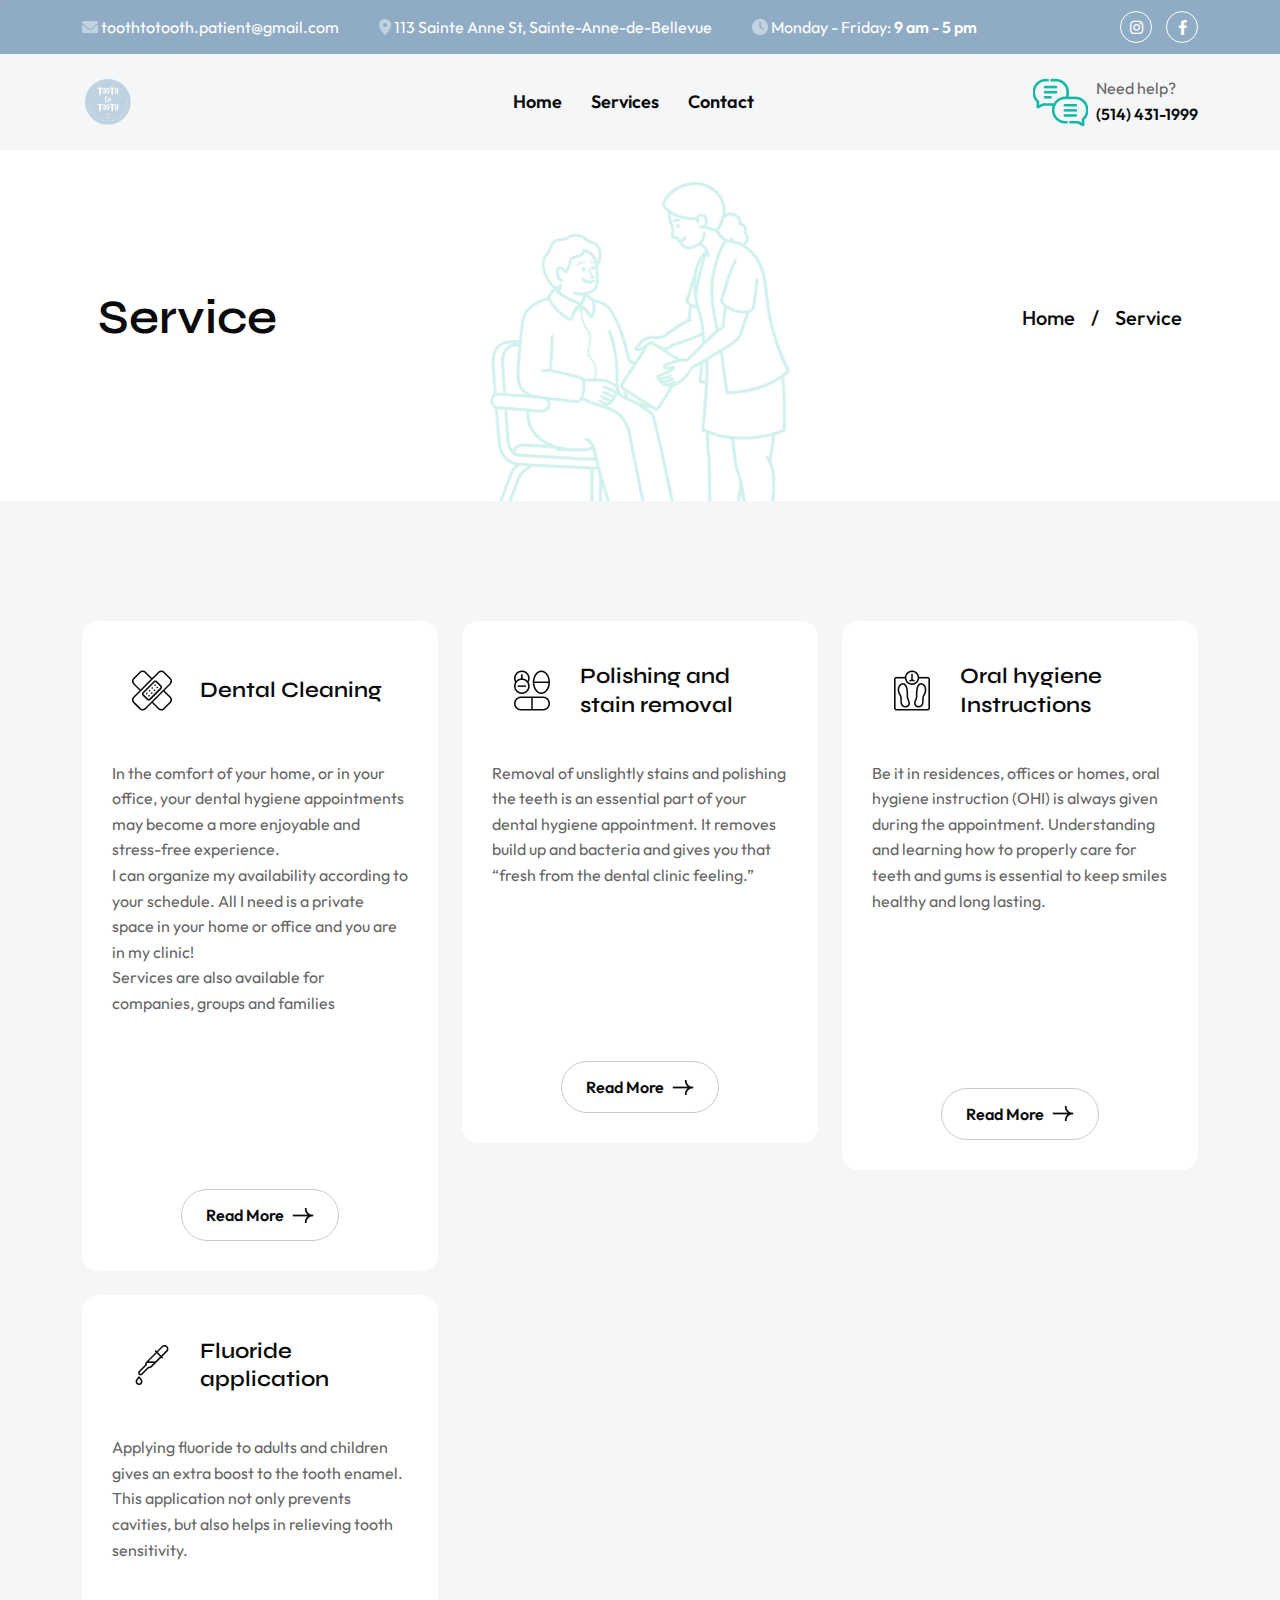
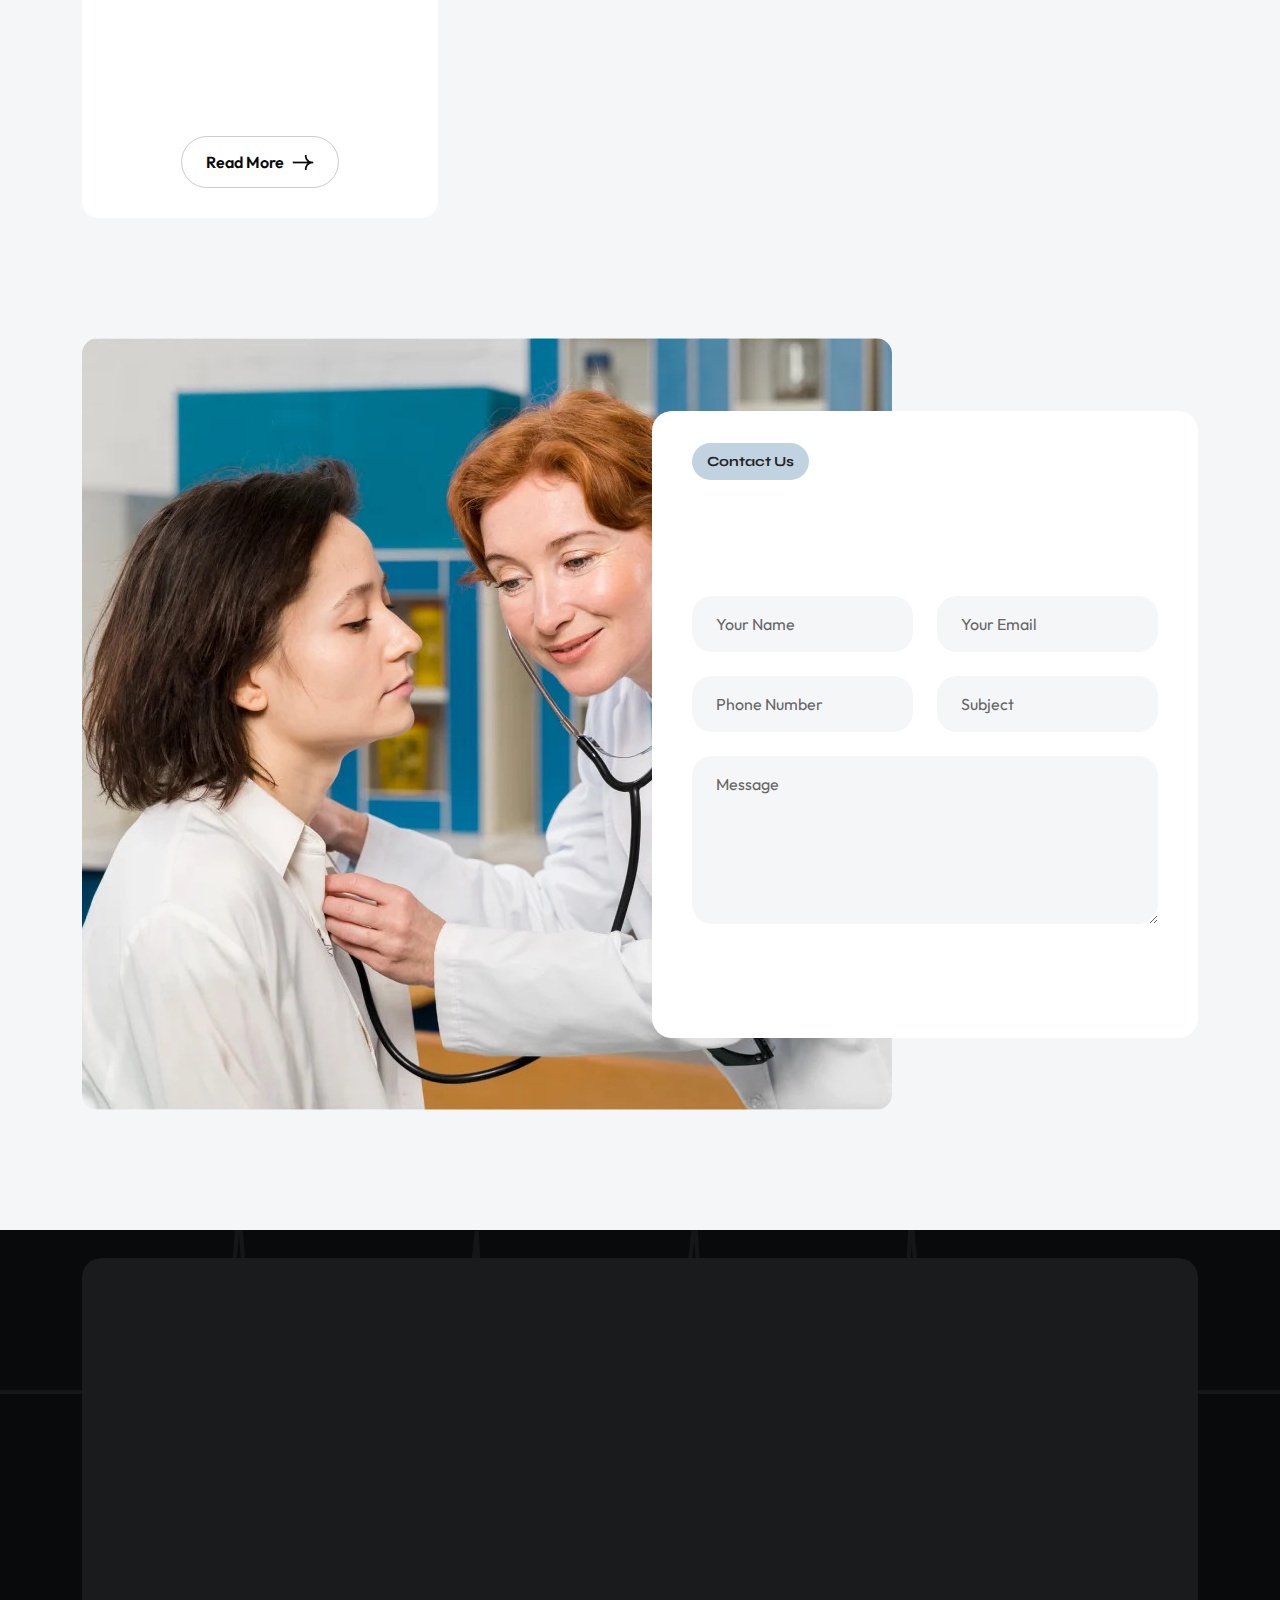
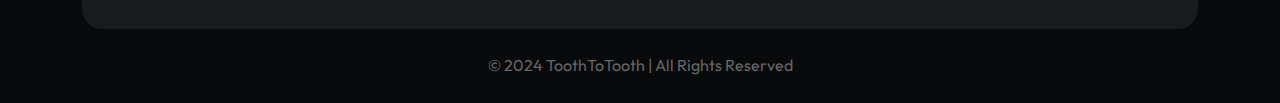
<file: service.html>
<!DOCTYPE html>
<html lang="en">
<!--<< Header Area >>-->

<head>
    <!-- ========== Meta Tags ========== -->
    <meta charset="UTF-8">
    <meta http-equiv="X-UA-Compatible" content="IE=edge">
    <meta name="viewport" content="width=device-width, initial-scale=1">
    <meta name="author" content="authorName">
    <meta name="description" content="MediZen - Health & Medical HTML Template">
    <!-- ======== Page title ============ -->
    <title>MediZen - Health & Medical HTML Template</title>
    <!--<< Favcion >>-->
    <link rel="shortcut icon" href="assets/img/logo/favs.png">
    <!--<< Bootstrap min.css >>-->
    <link rel="stylesheet" href="assets/css/bootstrap.min.css">
    <!--<< All Min Css >>-->
    <link rel="stylesheet" href="assets/css/all.min.css">
    <!--<< Animate.css >>-->
    <link rel="stylesheet" href="assets/css/animate.css">
    <!--<< Magnific Popup.css >>-->
    <link rel="stylesheet" href="assets/css/magnific-popup.css">
    <!--<< MeanMenu.css >>-->
    <link rel="stylesheet" href="assets/css/meanmenu.css">
    <!--<< Swiper Bundle.css >>-->
    <link rel="stylesheet" href="assets/css/swiper-bundle.min.css">
    <!--<< Nice Select.css >>-->
    <link rel="stylesheet" href="assets/css/nice-select.css">
    <!--<< Main.css >>-->
    <link rel="stylesheet" href="assets/css/main.css">
</head>

<body class="body-bg">

    <!-- Preloader Start -->
    <div id="preloader" class="preloader">
        <div class="animation-preloader">
            <div class="spinner">
            </div>
            <div class="txt-loading">
                <span data-text-preloader="T" class="letters-loading">
                    T
                </span>
                <span data-text-preloader="O" class="letters-loading">
                    O
                </span>
                <span data-text-preloader="O" class="letters-loading">
                    O
                </span>
                <span data-text-preloader="T" class="letters-loading">
                    T
                </span>
                <span data-text-preloader="H" class="letters-loading">
                    H
                </span>
            </div>
            <p class="text-center">Loading</p>
        </div>
        <div class="loader">
            <div class="row">
                <div class="col-3 loader-section section-left">
                    <div class="bg"></div>
                </div>
                <div class="col-3 loader-section section-left">
                    <div class="bg"></div>
                </div>
                <div class="col-3 loader-section section-right">
                    <div class="bg"></div>
                </div>
                <div class="col-3 loader-section section-right">
                    <div class="bg"></div>
                </div>
            </div>
        </div>
    </div>

    <!-- Start Cursor Pointer -->
    <div class="mouse-follower">
        <span class="cursor-outline"></span>
        <span class="cursor-dot"></span>
    </div>
    <!-- End Cursor Pointer -->

    <!-- Header Top Section Start -->
    <div class="header-top-section d-lg-block d-none overflow-hidden">
        <div class="container">
            <div class="header-top-wrapper">
                <ul class="contact-list">
                    <li>
                        <i class="fa-solid fa-envelope p1-clr"></i>
                        <a href="toothtotooth.patient@gmail.com" class="link">toothtotooth.patient@gmail.com</a>
                    </li>
                    <li>
                        <i class="fa-solid fa-location-dot p1-clr"></i>
                        <a href="#" class="link">113 Sainte Anne St, Sainte-Anne-de-Bellevue</a>
                    </li>
                    <li>
                        <i class="fa-solid fa-clock p1-clr"></i>
                        <a href="#" class="link">Monday - Friday: <span class="fw_600">9 am - 5 pm</span></a>
                    </li>
                </ul>
                <div class="social-wrapper d-flex align-items-center">
                    <a href="https://www.instagram.com/toothtotoothmobile/" class=" black"><i class="fab fa-instagram"></i></a>
                    <a href="https://www.facebook.com/toothtotooth.mobile/" class=" black"><i class="fab fa-facebook-f"></i></a>

                </div>
            </div>
        </div>
    </div>

    <!-- Offcanvas Area Start -->
    <div class="fix-area">
        <div class="offcanvas__info">
            <div class="offcanvas__wrapper">
                <div class="offcanvas__content">
                    <div class="offcanvas__top mb-4 d-flex justify-content-between align-items-center">
                        <div class="offcanvas__logo">
                            <a href="index.html">
                                <img src="assets/img/logo/logo.png" alt="logo-img">
                            </a>
                        </div>
                        <div class="offcanvas__close">
                            <button>
                                <i class="fas fa-times"></i>
                            </button>
                        </div>
                    </div>
                    <div class="mobile-menu fix mb-3"></div>
                    <div class="offcanvas__contact">
                        <h4>Contact Info</h4>
                        <ul>
                            <li class="d-flex align-items-center">
                                <div class="offcanvas__contact-icon">
                                    <i class="fal fa-map-marker-alt"></i>
                                </div>
                                <div class="offcanvas__contact-text">
                                    <a target="_blank" href="#">113 Sainte Anne St, Sainte-Anne-de-Bellevue</a>
                                </div>
                            </li>
                            <li class="d-flex align-items-center">
                                <div class="offcanvas__contact-icon mr-15">
                                    <i class="fal fa-envelope"></i>
                                </div>
                                <div class="offcanvas__contact-text">
                                    <a href="mailto:toothtotooth.patient@gmail.com"><span
                                            class="mailto:toothtotooth.patient@gmail.com">toothtotooth.patient@gmail.com</span></a>
                                </div>
                            </li>
                            <li class="d-flex align-items-center">
                                <div class="offcanvas__contact-icon mr-15">
                                    <i class="fal fa-clock"></i>
                                </div>
                                <div class="offcanvas__contact-text">
                                    <a target="_blank" href="#">Monday - Friday: 9 am - 5 pm</a>
                                </div>
                            </li>
                            <li class="d-flex align-items-center">
                                <div class="offcanvas__contact-icon mr-15">
                                    <i class="far fa-phone"></i>
                                </div>
                                <div class="offcanvas__contact-text">
                                    <a href="tel:+15144311999" class="d-block">(514) 431-1999</a>
                                </div>
                            </li>
                        </ul>
                        <div class="social-icon d-flex align-items-center">
                            <a href="https://www.facebook.com/toothtotooth.mobile/"><i class="fab fa-facebook-f"></i></a>
                            <a href="https://www.instagram.com/toothtotoothmobile/"><i class="fab fa-instagram"></i></a>
                        </div>
                    </div>
                </div>
            </div>
        </div>
    </div>
    <div class="offcanvas__overlay"></div>

    <!-- Header Section Start -->
    <header id="header-sticky" class="header-1 header-style2">
        <div class="container">
            <div class="mega-menu-wrapper">
                <div class="header-main style-2">
                    <div class="header-left">
                        <div class="logo">
                            <a href="index.html" class="header-logo">
                                <img src="assets/img/logo/logo.png" alt="logo-img">
                            </a>
                        </div>
                    </div>
                    <div class="header-right d-flex justify-content-end align-items-center">
                        <div class="mean__menu-wrapper">
                            <div class="main-menu">
                                <nav id="mobile-menu">
                                    <ul>
                                        <li>
                                            <a href="index.html">Home</a>
                                        </li>
                                        <li>
                                            <a href="service.html">Services</a>
                                        </li>
                                        <li>
                                            <a href="contact.html">Contact</a>
                                        </li>
                                    </ul>
                                </nav>
                            </div>
                        </div>
                        <div class="header__hamburger d-xl-none my-auto">
                            <div class="sidebar__toggle">
                                <img src="assets/img/icon/menu.png" alt="icon">
                            </div>
                        </div>
                    </div>
                    <a href="contact.html" class="header-help d-lg-flex d-none align-items-center gap-xxl-3 gap-2">
                        <img src="assets/img/icon/chat-icon.png" alt="cion">
                        <span class="cont">
                            <span class="pra d-block">Need help?</span>
                            <span class="black fw_600">(514) 431-1999</span>
                        </span>
                    </a>
                </div>
            </div>
        </div>
    </header>

    <!-- Banner Section Start -->
    <section class="breadcrumb-section position-relative fix">
        <div class="container">
            <div
                class="bread-content px-3 d-flex flex-wrap gap-3 align-items-center justify-content-md-between justify-content-center">
                <h2 class="black">Service</h2>
                <ul class="d-flex align-items-center gap-3">
                    <li>
                        <a href="index.html">Home</a>
                    </li>
                    <li>/</li>
                    <li>Service</li>
                </ul>
            </div>
        </div>
        <!-- Bread Ele -->
        <img src="assets/img/about/breadcrumnd-shap.png" alt="img" class="bread-ele">
    </section>
    <!-- Banner Section Start -->

    <!-- Servie Section Start -->
    <section class="services-section main-style cmn-bg fix section-padding">
        <div class="container">
            <div class="row g-4">
                <div class="col-lg-4 col-md-6">
                    <div class="service-item overflow-hidden white-bg rounded-4 position-relative">
                        <div class="icon-area d-flex align-items-center gap-2">
                            <div class="icon d-center">
                                <img src="assets/img/icon/ser1.png" alt="icon">
                            </div>
                            <h4 class="black"><a href="service-details.html">Dental Cleaning</a></h4>
                        </div>
                        <p class="pra">
                            In the comfort of your home, or in your office, your dental hygiene appointments may become a more enjoyable and stress-free experience.
                            <br>
                            I can organize my availability according to your schedule. All I need is a private space in your home or office and you are in my clinic!
                            <br>
                            Services are also available for companies, groups and families
                        </p>
                        <div class="thumb overflow-hidden reveal-left position-relative">
                            <img src="assets/img/service/service2-v4.jpg" alt="img"
                                class="rounded-4 overflow-hidden w-100">
                        </div>
                        <div class="text-center service-btn-inner">
                            <a href="service-details.html"
                                class="common-btn box-style first-box d-inline-flex justify-content-center align-items-center gap-xxl-2 gap-2 fs18 fw-semibold black overflow-hidden white-bg rounded100">
                                Read More
                                <img src="assets/img/icon/arrow-right-black.png" alt="icon">
                            </a>
                        </div>
                    </div>
                </div>
                <div class="col-lg-4 col-md-6">
                    <div class="service-item overflow-hidden white-bg rounded-4 position-relative">
                        <div class="icon-area d-flex align-items-center gap-2">
                            <div class="icon d-center">
                                <img src="assets/img/icon/ser2.png" alt="icon">
                            </div>
                            <h4 class="black"><a href="service-details.html">Polishing and stain removal</a></h4>
                        </div>
                        <p class="pra">
                            Removal of unslightly stains and polishing the teeth  is an essential part of your dental hygiene appointment. It removes build up and bacteria and gives you that “fresh from the dental clinic feeling.”
                        </p>
                        <div class="thumb overflow-hidden reveal-left position-relative">
                            <img src="assets/img/service/service2-v5.jpg" alt="img"
                                class="rounded-4 overflow-hidden w-100">
                        </div>
                        <div class="text-center service-btn-inner">
                            <a href="service-details.html"
                                class="common-btn box-style first-box d-inline-flex justify-content-center align-items-center gap-xxl-2 gap-2 fs18 fw-semibold black overflow-hidden white-bg rounded100">
                                Read More
                                <img src="assets/img/icon/arrow-right-black.png" alt="icon">
                            </a>
                        </div>
                    </div>
                </div>
                <div class="col-lg-4 col-md-6">
                    <div class="service-item overflow-hidden white-bg rounded-4 position-relative">
                        <div class="icon-area d-flex align-items-center gap-2">
                            <div class="icon d-center">
                                <img src="assets/img/icon/ser3.png" alt="icon">
                            </div>
                            <h4 class="black"><a href="service-details.html">Oral hygiene Instructions</a></h4>
                        </div>
                        <p class="pra">
                            Be it in residences, offices or homes, oral hygiene instruction (OHI) is always given during the appointment. Understanding and learning how to properly care for teeth and gums is essential to keep smiles healthy and long lasting.
                        </p>
                        <div class="thumb overflow-hidden reveal-left position-relative">
                            <img src="assets/img/service/service2-v3.jpg" alt="img"
                                class="rounded-4 overflow-hidden w-100">
                        </div>
                        <div class="text-center service-btn-inner">
                            <a href="service-details.html"
                                class="common-btn box-style first-box d-inline-flex justify-content-center align-items-center gap-xxl-2 gap-2 fs18 fw-semibold black overflow-hidden white-bg rounded100">
                                Read More
                                <img src="assets/img/icon/arrow-right-black.png" alt="icon">
                            </a>
                        </div>
                    </div>
                </div>
                <div class="col-lg-4 col-md-6">
                    <div class="service-item overflow-hidden white-bg rounded-4 position-relative">
                        <div class="icon-area d-flex align-items-center gap-2">
                            <div class="icon d-center">
                                <img src="assets/img/icon/ser5.png" alt="icon">
                            </div>
                            <h4 class="black"><a href="service-details.html">Fluoride application</a></h4>
                        </div>
                        <p class="pra">
                            Applying fluoride to adults and children gives an extra boost to the tooth enamel. This application not only prevents cavities, but also helps in relieving tooth sensitivity.
                        </p>
                        <div class="thumb overflow-hidden reveal-left position-relative">
                            <img src="assets/img/service/service2-v1.jpg" alt="img"
                                class="rounded-4 overflow-hidden w-100">
                        </div>
                        <div class="text-center service-btn-inner">
                            <a href="service-details.html"
                                class="common-btn box-style first-box d-inline-flex justify-content-center align-items-center gap-xxl-2 gap-2 fs18 fw-semibold black overflow-hidden white-bg rounded100">
                                Read More
                                <img src="assets/img/icon/arrow-right-black.png" alt="icon">
                            </a>
                        </div>
                    </div>
                </div>
            </div>
        </div>
    </section>

    <!-- Appiontment Section Start -->
    <section class="appoentment-section fix space-bottom">
        <div class="container">
            <div class="row g-4 align-items-center">
                <div class="col-lg-6 order-lg-0 order-1">
                    <div class="apoentment-thumb">
                        <img src="assets/img/service/sub-contact.jpg" alt="img" class="rounded-4">
                    </div>
                </div>
                <div class="col-lg-6">
                    <form action="#" class="appoentment-forms">
                        <div class="section-title mb-60">
                            <span class="cmn-tag p1-bg heading-font">Contact Us</span>
                            <h2 class="wow fadeInUp black visible-slowly-right" data-wow-delay=".3s">
                                Get an
                                <span class="position-relative z-1">
                                    Appiontment
                                    <img src="assets/img/element/title-badge1.png" alt="img"
                                        class="title-badge1 d-md-block d-none w-100">
                                </span>
                            </h2>
                        </div>
                        <div class="row g-lg-4 g-3">
                            <div class="col-lg-6">
                                <input type="text" placeholder="Your Name">
                            </div>
                            <div class="col-lg-6">
                                <input type="email" placeholder="Your Email">
                            </div>
                            <div class="col-lg-6">
                                <input type="text" placeholder="Phone Number">
                            </div>
                            <div class="col-lg-6">
                                <input type="text" placeholder="Subject">
                            </div>
                            <div class="col-lg-12">
                                <textarea name="message" placeholder="Message" rows="5"></textarea>
                            </div>
                            <div class="col-lg-12">
                                <a href="doctor-details.html"
                                    class="common-btn box-style p2-bg w-100 text-nowrap d-inline-flex justify-content-center align-items-center gap-xxl-2 gap-2 fs18 fw-semibold white overflow-hidden rounded100 wow fadeInRight"
                                    data-wow-delay="0.8s">
                                    Book An Appiontment
                                    <img src="assets/img/icon/arrow-right-white.png" alt="icon">
                                </a>
                            </div>
                        </div>
                    </form>
                </div>
            </div>
        </div>
    </section>

    <!--<< Footer Section Start >>-->
        <!--<< Footer Section Start >>-->
        <footer class="footer-section z-1 position-relative blackbg fix">
            <div class="container">
                <br>
                <div class="footer-space">
                    <div class="footer-widgets-wrapper">
                        <div class="row g-4 justify-content-between">
                            <div class="col-lg-3 col-md-6 col-sm-7">
                                <div class="single-footer-widget wow fadeInUp" data-wow-delay="0.4s">
                                    <div class="widget-head">
                                        <a href="index.html">
                                            <img src="assets/img/logo/logo-white.png" alt="logo-img">
                                        </a>
                                    </div>
                                    <div class="footer-content">
                                        <p class="pra2">
                                            Medical services are an essential part of our lives, offering care and treatment
                                            for various health conditions
                                        </p>
                                        <div class="social-wrapper d-flex align-items-center">
                                            <a href="https://www.facebook.com/toothtotooth.mobile/" class=" black"><i class="fab fa-facebook-f"></i></a>
                                            <a href="https://www.instagram.com/toothtotoothmobile/" class=" black"><i class="fab fa-instagram"></i></a>
                                        </div>
                                    </div>
                                </div>
                            </div>
                            <div class="col-lg-3 col-md-6 col-sm-5 d-flex justify-content-lg-center">
                                <div class="single-footer-widget wow fadeInUp" data-wow-delay="0.6s">
                                    <div class="widget-head">
                                        <h4 class="white fw_600">Page</h4>
                                    </div>
                                    <ul class="list-area">
                                        <li>
                                            <a href="index.html">
                                                Home
                                            </a>
                                        </li>
                                        <li>
                                            <a href="service.html">
                                                Services
                                            </a>
                                        </li>
                                        <li>
                                            <a href="contact.html">
                                                Contact
                                            </a>
                                        </li>
                                    </ul>
                                </div>
                            </div>
                            <div class="col-lg-3 col-md-6 col-sm-5 d-flex justify-content-lg-center">
                                <div class="single-footer-widget wow fadeInUp" data-wow-delay="0.7s">
                                    <div class="widget-head">
                                        <h4 class="white">Contact</h4>
                                    </div>
                                    <ul class="footer-info d-flex flex-column gpa-xxl-4 gap-3">
                                        <li class="d-flex align-items-center gap-xl-3 gap-2">
                                            <span class="icon d-center"><i class="fa-solid fa-location-dot"></i></span>
                                            <div class="cont">
                                                <span class="pra fs-seven d-block">Address</span>
                                                <a href="javascript:void(0)" class="fs-six fw_500 white sub-font">113 Sainte Anne St, Sainte-Anne-de-Bellevue</a>
                                            </div>
                                        </li>
                                        <li class="d-flex align-items-center gap-xl-3 gap-2">
                                            <span class="icon d-center"><i class="fa-solid fa-phone"></i></span>
                                            <div class="cont">
                                                <span class="pra fs-seven d-block">Phone Number</span>
                                                <a href="javascript:void(0)" class="fs-six fw_500 white sub-font">(514) 431-1999</a>
                                            </div>
                                        </li>
                                        <li class="d-flex align-items-center gap-xl-3 gap-2">
                                            <span class="icon d-center"><i class="fa-solid fa-envelope"></i></span>
                                            <div class="cont">
                                                <span class="pra fs-seven d-block">Email</span>
                                                <a href="emailto:toothtotooth.patient@gmail.com"
                                                    class="fs-six fw_500 white sub-font">toothtotooth.patient@gmail.com</a>
                                            </div>
                                        </li>
                                    </ul>
                                </div>
                            </div>
                        </div>
                    </div>
                </div>
            </div>
            <div class="footer-bottom text-center">
                <div class="container">
                    <p class="body-font text-center py-4">
                        &copy; 2024 ToothToTooth | All Rights Reserved
                    </p>
                </div>
            </div>
            <!-- Element-->
            <img src="assets/img/element/footer-element.png" alt="element" class="footer-element">
        </footer>

    <!-- Search Area Start -->
    <div class="search-wrap">
        <div class="search-inner">
            <i class="fas fa-times search-close" id="search-close"></i>
            <div class="search-cell">
                <form method="get">
                    <div class="search-field-holder">
                        <input type="search" class="main-search-input" placeholder="Search...">
                    </div>
                </form>
            </div>
        </div>
    </div>

    <!--<< All JS Plugins >>-->
    <script src="assets/js/jquery-3.7.1.min.js"></script>
    <!--<< Viewport Js >>-->
    <script src="assets/js/viewport.jquery.js"></script>
    <!--<< Bootstrap Js >>-->
    <script src="assets/js/bootstrap.bundle.min.js"></script>
    <!--<< Nice Select Js >>-->
    <script src="assets/js/jquery.nice-select.min.js"></script>
    <!--<< Waypoints Js >>-->
    <script src="assets/js/jquery.waypoints.js"></script>
    <!--<< Counterup Js >>-->
    <script src="assets/js/jquery.counterup.min.js"></script>
    <!--<< Swiper Slider Js >>-->
    <script src="assets/js/swiper-bundle.min.js"></script>
    <!--<< MeanMenu Js >>-->
    <script src="assets/js/jquery.meanmenu.min.js"></script>
    <!--<< Magnific Popup Js >>-->
    <script src="assets/js/jquery.magnific-popup.min.js"></script>
    <!--<< Wow Animation Js >>-->
    <script src="assets/js/wow.min.js"></script>
    <!--<< Gsap Js >>-->
    <script src="assets/js/gsap.min.js"></script>
    <!--<< Lenis Js >>-->
    <script src="assets/js/lenis.min.js"></script>
    <!--<< ScrollSmoother Js >>-->
    <script src="assets/js/scrollSmoother.js"></script>
    <!--<< ScrollTrigger Js >>-->
    <script src="assets/js/ScrollTrigger.min.js"></script>
    <!--<< Spalit Text Js >>-->
    <script src="assets/js/spilitext-gsap.js"></script>
    <!--<< Valina Tilt Js >>-->
    <script src="assets/js/vanilla-tilt.min.js"></script>
    <!--<< Main.js >>-->
    <script src="assets/js/main.js"></script>
</body>

</html>
</file>
<file: assets/css/nice-select.css>
.nice-select {
  -webkit-tap-highlight-color: transparent;
  background-color: transparent;
  border-radius: 5px;
  border: solid 1px #3f3877;
  box-sizing: border-box;
  clear: both;
  cursor: pointer;
  display: block;
  font-family: inherit;
  font-size: 18px;
  font-weight: normal;
  outline: none;
 padding: 14px 35px 14px 15px;
  position: relative;
  text-align: left !important;
  -webkit-transition: all 0.2s ease-in-out;
  transition: all 0.2s ease-in-out;
  -webkit-user-select: none;
     -moz-user-select: none;
      -ms-user-select: none;
          user-select: none;
  white-space: nowrap;
  width: 160px;
 }
  .nice-select:hover {
    border-color: #3f3877; }
  .nice-select:active, .nice-select.open, .nice-select:focus {
    border-color: #3f3877; }
  .nice-select:after {
    border-bottom: 2px solid #7b7c98;
    border-right: 2px solid #7b7c98;
    content: '';
    display: block;
    height: 12px;
    margin-top: -6px;
    pointer-events: none;
    position: absolute;
    right: 14px;
    top: 50%;
    -webkit-transform-origin: 66% 66%;
        -ms-transform-origin: 66% 66%;
            transform-origin: 66% 66%;
    -webkit-transform: rotate(45deg);
        -ms-transform: rotate(45deg);
            transform: rotate(45deg);
    -webkit-transition: all 0.15s ease-in-out;
    transition: all 0.15s ease-in-out;
    width: 12px; }
  .nice-select.open:after {
    -webkit-transform: rotate(-135deg);
        -ms-transform: rotate(-135deg);
            transform: rotate(-135deg); }
  .nice-select.open .list {
    opacity: 1;
    display: block;
    pointer-events: auto;
    -webkit-transform: scale(1) translateY(0);
        -ms-transform: scale(1) translateY(0);
            transform: scale(1) translateY(0); }
  .nice-select.disabled {
    border-color: #3f3877;
    color: #3f3877;
    pointer-events: none; }
    .nice-select.disabled:after {
      border-color: #3f3877; }
  .nice-select.wide {
    width: 100%; }
    .nice-select.wide .list {
      left: 0 !important;
      right: 0 !important; }
  .nice-select.right {
    float: right; }
    .nice-select.right .list {
      left: auto;
      right: 0; }
  .nice-select.small {
    font-size: 12px;
    height: 36px;
    line-height: 34px; }
    .nice-select.small:after {
      height: 4px;
      width: 4px; }
    .nice-select.small .option {
      line-height: 34px;
      min-height: 34px; }
  .nice-select .list {
    background-color: #150145;
    border-radius: 5px;
    box-sizing: border-box;
    margin-top: 4px;
    opacity: 0;
    width: 160px;
    display: none;
    overflow: hidden;
    padding: 0;
    pointer-events: none;
    position: absolute;
    right: 0;
    -webkit-transform-origin: 50% 0;
        -ms-transform-origin: 50% 0;
            transform-origin: 50% 0;
    -webkit-transform: scale(0.75) translateY(-21px);
        -ms-transform: scale(0.75) translateY(-21px);
            transform: scale(0.75) translateY(-21px);
    -webkit-transition: all 0.2s cubic-bezier(0.5, 0, 0, 1.25), opacity 0.15s ease-out;
    transition: all 0.2s cubic-bezier(0.5, 0, 0, 1.25), opacity 0.15s ease-out;
    z-index: 9;
    margin-bottom: 4px;
    
   }
   .nice-select .list li:not(:last-child){
      margin-right: 0 !important;
   }   
  .nice-select .option {
    cursor: pointer;
    font-weight: 400;
    line-height: 40px;
    list-style: none;
    min-height: 40px;
    outline: none;
    z-index: 9999999;
    padding: 0px 10px;
    border: 1px solid #121254;
    text-align: left;
    -webkit-transition: all 0.2s;
    transition: all 0.2s;
   }
    .nice-select .option:hover, .nice-select .option.focus, .nice-select .option.selected.focus {
      background-color: #101046; }
    .nice-select .option.selected {
      font-weight: bold; }
    .nice-select .option.disabled {
      background-color: transparent;
      color: #999;
      cursor: default;
     }

.no-csspointerevents .nice-select .list {
  display: none; }

.no-csspointerevents .nice-select.open .list {
  display: block; }
</file>
<file: assets/css/main.css>
/*
Theme Name: projectNmae
Author: authorName
Author URI: https://themeforest.net/user/authorName
Description: MediZen - Health & Medical HTML Template<
Version: 1.0.0
*/
/*CSS Table Of Content Ends Here*/
@import url("https://fonts.googleapis.com/css2?family=Outfit:wght@100..900&family=Syne:wght@400..800&display=swap");
:root {
  --body: #F5F6F8;
  --black: #090A0B;
  --white: #fff;
  --p1-clr: #c1d2e1;
  --p2-clr: #90acc4;
  --p3-clr: rgba(255, 181, 37, 1);
  --blogbox: #EFEFEF;
  --cmnbg: #F5F6F8;
  --n100-clr: rgba(235, 243, 246, 1);
  --n200-clr: rgba(221, 221, 221, 1);
  --n700-clr: rgba(36, 36, 38, 1);
  --n800-clr: rgba(49, 49, 49, 1);
  --n900-clr: #090A0B;
  --theme: rgba(32, 109, 255, 1);
  --pra: #666666;
  --cmn-border: #CCC;
  --pra2: #DDD;
  --text: #666666;
  --cmnwhite: #CBCBCC;
  --theme2: #70A6B1;
  --header: #090A0B;
  --text-2: #ffffffcc;
  --border: #E5E5E5;
  --border2: #242449;
  --border3: #5262FF;
  --bg: #F4EEE5;
  --bg2: #EFF5F6;
  --bg3: #70A6B1;
  --box-shadow: 0px 4px 25px rgba(0, 0, 0, 0.06);
}

.common-btn {
  position: relative;
  padding: 19px 30px;
  line-height: 18px;
  transition: all 0.5s;
}
.common-btn i {
  transition: all 0.5s;
  z-index: 1;
}
.common-btn.arrow-white-adding img {
  transition: all 0.4s;
}
.common-btn.arrow-white-adding:hover {
  border-color: var(--p1-clr);
}
.common-btn.arrow-white-adding:hover img {
  filter: brightness(0);
}
.common-btn:hover {
  color: var(--n700-clr);
}
@media (max-width: 1399px) {
  .common-btn {
    padding: 16px 24px;
  }
}

@keyframes storm {
  0% {
    transform: translate3d(0, 0, 0) translateZ(0);
  }
  25% {
    transform: translate3d(4px, 0, 0) translateZ(0);
  }
  50% {
    transform: translate3d(-3px, 0, 0) translateZ(0);
  }
  75% {
    transform: translate3d(2px, 0, 0) translateZ(0);
  }
  100% {
    transform: translate3d(0, 0, 0) translateZ(0);
  }
}
.box-style {
  position: relative;
  overflow: hidden;
  z-index: 0;
  text-align: center;
}
.box-style:hover::before {
  width: 400%;
  height: 400%;
}
.box-style::before {
  content: "";
  position: absolute;
  top: var(--y);
  left: var(--x);
  transform: translate(-50%, -50%);
  width: 0;
  height: 0;
  border-radius: 100%;
  background-color: var(--p1-clr);
  transition: all 0.7s ease;
  z-index: -1;
}

.box-style.first-box::before {
  background-color: var(--p2-clr);
}
.box-style.first-box:hover {
  border-color: var(--p2-clr) !important;
  color: #fff;
}
.box-style.first-box:hover img {
  filter: brightness(25);
}
.box-style.first-box:hover::before {
  border-color: var(--p2-clr) !important;
}
.box-style.first-box:hover i {
  color: var(--n700-clr);
}
.box-style.first-box:hover span {
  color: #fff;
}

.cmn-tag {
  font-size: 14px;
  color: var(--n700-clr);
  font-weight: 700;
  padding: 6px 15px;
  border-radius: 100px;
  display: inline-flex;
  align-items: center;
  justify-content: center;
}

.read-more {
  font-size: 16px;
  font-weight: 600;
  color: var(--black);
  gap: 14px;
  border-bottom: 1px solid #ccc;
}
.read-more i {
  transition: all 0.4s;
}
.read-more svg {
  transition: all 0.4s;
}
.read-more svg path {
  transition: all 0.4s;
}
.read-more:hover {
  color: var(--p2-clr);
}
.read-more:hover i {
  padding-left: 10px;
}
.read-more:hover svg {
  margin-left: 5px;
}
.read-more:hover svg path {
  fill: var(--p2-clr);
}

/* --------------------------------------------
    Template Default Fonts & Fonts Styles
 ---------------------------------------------- */
.heading-font {
  font-family: "Syne", sans-serif;
}

.sub-font {
  font-family: "Syne", sans-serif;
}

.body-font {
  font-family: "Outfit", sans-serif;
}

.body-bg {
  background: var(--body);
}

html {
  scroll-behavior: initial !important;
}

body {
  font-family: "Outfit", sans-serif;
  background: #F5F6F8;
  font-weight: normal;
  line-height: 28px;
  color: var(--text);
  background-color: var(--white);
  padding: 0;
  margin: 0;
  overflow-x: hidden;
}

ul {
  padding: 0;
  margin: 0;
  list-style: none;
}

button {
  border: none;
  background-color: transparent;
  padding: 0;
}

input:focus {
  color: var(--white);
  outline: none;
}

input {
  color: var(--white);
}

h1,
h2,
h3,
h4,
h5,
h6 {
  font-family: "Syne", sans-serif;
  margin: 0px;
  padding: 0;
  color: var(--header);
  transition: all 0.4s ease-in-out;
}

h1 {
  font-size: 60px;
  font-weight: 600;
  line-height: 72px;
}
@media (max-width: 1399px) {
  h1 {
    font-size: 50px;
    line-height: 62px;
  }
}
@media (max-width: 1199px) {
  h1 {
    font-size: 42px;
    line-height: 52px;
  }
}
@media (max-width: 991px) {
  h1 {
    font-size: 38px;
    line-height: 48px;
  }
}
@media (max-width: 767px) {
  h1 {
    font-size: 36px;
    line-height: 44px;
  }
}
@media (max-width: 575px) {
  h1 {
    font-size: 28px;
    line-height: 36px;
  }
}

.fs-two,
h2 {
  font-size: 48px;
  line-height: 116%;
  font-weight: 600;
}
.fs-two span,
h2 span {
  font-size: 48px;
  line-height: 116%;
  font-weight: 500;
}
@media (max-width: 1199px) {
  .fs-two,
  h2 {
    font-size: 42px;
  }
  .fs-two span,
  h2 span {
    font-size: 42px;
  }
}
@media (max-width: 767px) {
  .fs-two,
  h2 {
    font-size: 36px;
  }
  .fs-two span,
  h2 span {
    font-size: 36px;
  }
}
@media (max-width: 575px) {
  .fs-two,
  h2 {
    font-size: 28px;
  }
  .fs-two span,
  h2 span {
    font-size: 28px;
  }
}

h3 {
  font-size: 30px;
  font-weight: 600;
  line-height: 145%;
}
@media (max-width: 1399px) {
  h3 {
    font-size: 28px;
  }
}
@media (max-width: 1199px) {
  h3 {
    font-size: 26px;
  }
}
@media (max-width: 575px) {
  h3 {
    font-size: 22px;
  }
}

h4 {
  font-size: 24px;
  font-weight: 600;
  line-height: 130%;
}
@media (max-width: 1399px) {
  h4 {
    font-size: 22px;
  }
}
@media (max-width: 1199px) {
  h4 {
    font-size: 20px;
  }
}

h5 {
  font-size: 20px;
  font-weight: 700;
}

h6 {
  font-size: 18px;
  font-weight: 500;
  line-height: 145%;
}

a {
  text-decoration: none;
  outline: none !important;
  cursor: pointer;
  color: var(--header);
  transition: all 0.4s ease-in-out;
}

p {
  margin: 0px;
  transition: all 0.4s ease-in-out;
  font-family: "Outfit", sans-serif;
  font-size: 16px;
  line-height: 25.6px;
}

span {
  font-size: 16px;
  line-height: 25.6px;
  margin: 0px;
  transition: all 0.4s ease-in-out;
}

section,
footer {
  overflow: hidden;
}

.p1-clr {
  color: var(--p1-clr) !important;
}

.p1-bg {
  background: var(--p1-clr) !important;
}

.p2-clr {
  color: var(--p2-clr) !important;
}

.p2-bg {
  background: var(--p2-clr) !important;
}

.p3-clr {
  color: var(--p3-clr) !important;
}

.p3-bg {
  background: var(--p3-clr) !important;
}

.p4-clr {
  color: var(--p4-clr) !important;
}

.p4-bg {
  background: var(--p4-clr) !important;
}

.p5-clr {
  color: var(--p5-clr) !important;
}

.p5-bg {
  background: var(--p5-clr) !important;
}

.cmn-bg {
  background: var(--cmnbg);
}

.n100-clr {
  color: var(--n100-clr);
}

.n200-clr {
  color: var(--n200-clr);
}

.n700-clr {
  color: var(--n700-clr);
}

.n700-bg {
  background: var(--n700-clr);
}

.n800-clr {
  color: var(--n800-clr);
}

.n900-clr {
  color: var(--n900-clr);
}

.n900-bg {
  background: var(--n900-clr);
}

.rounded100 {
  border-radius: 100px;
}

.d-center {
  display: flex;
  align-items: center;
  justify-content: center;
}

.trns {
  transition: all 0.4s;
}

.black {
  color: var(--black);
}

.blackbg {
  background: var(--black);
}

.white {
  color: var(--white);
}

.theme {
  color: var(--theme);
}

.theme2 {
  color: var(--theme2);
}

.header {
  color: var(--header);
}

.pra {
  color: var(--text);
}

.pra2 {
  color: var(--pra2) !important;
}

.text {
  color: var(--text);
}

.about-thumb-inner {
  z-index: 1;
  position: relative;
}
.about-thumb-inner .thumb {
  max-width: 387px;
  margin: 0 auto;
}
.about-thumb-inner .about1-bg {
  position: absolute;
  bottom: 0;
  left: 50%;
  z-index: -1;
  transform: translateX(-50%);
}
.about-thumb-inner .about1-element1 {
  position: absolute;
  bottom: 50px;
  left: -30px;
  animation: rots 2s linear infinite;
}
.about-thumb-inner .about1-element2 {
  position: absolute;
  bottom: 190px;
  right: -30px;
  animation: updown 2s linear infinite;
}
@media (max-width: 575px) {
  .about-thumb-inner .thumb {
    max-width: 300px;
  }
  .about-thumb-inner .thumb img {
    width: 100%;
  }
  .about-thumb-inner .about1-element1 {
    display: none;
  }
  .about-thumb-inner .about1-element2 {
    display: none;
  }
  .about-thumb-inner .about1-bg {
    position: absolute;
    bottom: 0;
    left: 50%;
    z-index: -1;
    transform: translateX(-50%);
    max-width: 400px;
  }
}

@keyframes rots {
  50% {
    transform: rotate(10deg);
  }
}
@keyframes updown {
  50% {
    transform: translateY(10px);
  }
}
@keyframes rots {
  50% {
    transform: rotate(7deg);
  }
}
.about-content2 .about-point {
  display: flex;
  align-items: center;
  gap: 60px;
}
@media (max-width: 767px) {
  .about-content2 .about-point {
    gap: 26px 24px;
  }
}
@media (max-width: 575px) {
  .about-content2 .about-point {
    flex-wrap: wrap;
    gap: 18px 24px;
  }
  .about-content2 .about-point .about-point-item img {
    width: 50px;
  }
  .about-content2 .about-point .about-point-item h4 {
    line-height: 22px;
  }
}

.faq-section {
  position: relative;
  z-index: 1;
}
.faq-section .faq-bg {
  position: absolute;
  right: 3%;
  top: 54%;
  transform: translateY(-50%);
  z-index: -1;
}

.counter-wrap {
  display: grid;
  grid-template-columns: repeat(2, 1fr);
  gap: 24px;
}
.counter-wrap .counter-items {
  border-radius: 20px;
  border-bottom: 6px solid var(--p2-clr);
  background: #fff;
  padding: 62px 20px;
}
.counter-wrap .counter-items .content {
  text-align: center;
}
.counter-wrap .counter-items .content h2 {
  color: var(--black);
  font-size: 50px;
  justify-content: center;
  margin-bottom: 10px;
}
.counter-wrap .counter-items .content h2 span {
  color: var(--black);
  font-size: 50px;
  font-weight: 500;
}
.counter-wrap .counter-items .content p {
  font-size: 20px;
  font-weight: 400;
  color: var(--text);
}
@media (max-width: 1199px) {
  .counter-wrap {
    gap: 16px;
  }
  .counter-wrap .counter-items {
    padding: 32px 16px;
  }
  .counter-wrap .counter-items .content h2 {
    font-size: 36px;
    margin-bottom: 10px;
  }
  .counter-wrap .counter-items .content h2 span {
    font-size: 36px;
  }
  .counter-wrap .counter-items .content p {
    font-size: 16px;
  }
}
@media (max-width: 450px) {
  .counter-wrap {
    gap: 8px;
  }
  .counter-wrap .counter-items {
    padding: 28px 10px;
  }
  .counter-wrap .counter-items .content h2 {
    font-size: 29px;
    margin-bottom: 10px;
  }
  .counter-wrap .counter-items .content h2 span {
    font-size: 29px;
  }
  .counter-wrap .counter-items .content p {
    font-size: 14px;
  }
}

.tahr {
  display: none;
}

.social-wrapper a {
  width: 40px;
  height: 40px;
  display: flex;
  align-items: center;
  justify-content: center;
  border-radius: 50%;
}

.custom-contaienr {
  max-width: 1520px;
  margin: 0 auto;
}

.cmn-border {
  border: 1px solid var(--cmn-border);
}

.cmn-border-top {
  border-top: 1px solid var(--cmn-border);
}

.cmn-border-bottom {
  border-top: 1px solid var(--cmn-border);
}

.white-border {
  border: 1px solid var(--white);
}

.white-bg {
  background: var(--white);
}

.mouse-follower {
  z-index: 10;
}
.mouse-follower span {
  z-index: 10;
  opacity: 1;
  top: -10px;
  left: -10px;
  transform: translate(-50%, -50%);
  border-radius: 50%;
  position: fixed;
  transition: 180ms ease-in-out;
  pointer-events: none;
}
.mouse-follower .cursor-outline {
  height: 30px;
  width: 30px;
  border: 1px solid #75f;
}
.mouse-follower .cursor-dot {
  height: 6px;
  width: 6px;
  background: #75f;
}
.mouse-follower.hide-cursor span {
  border-color: transparent;
  background: transparent;
}
.mouse-follower.highlight-cursor-head {
  cursor: none;
}
.mouse-follower.highlight-cursor-head .cursor-outline {
  height: 0;
  width: 0;
}
.mouse-follower.highlight-cursor-head .cursor-dot {
  height: 150px;
  width: 150px;
  background: #fff;
  mix-blend-mode: difference;
}
@media (max-width: 991px) {
  .mouse-follower.highlight-cursor-head .cursor-dot {
    height: 80px;
    width: 80px;
  }
}
.mouse-follower.highlight-cursor-para {
  cursor: none;
}
.mouse-follower.highlight-cursor-para .cursor-outline {
  height: 0;
  width: 0;
}
.mouse-follower.highlight-cursor-para .cursor-dot {
  height: 100px;
  width: 100px;
  background: #fff;
  mix-blend-mode: difference;
}
@media (max-width: 991px) {
  .mouse-follower.highlight-cursor-para .cursor-dot {
    height: 60px;
    width: 60px;
  }
}

.cmn-white {
  color: #cbcbcc;
}

.fw_400 {
  font-weight: 400 !important;
}

.fw_500 {
  font-weight: 500 !important;
}

.fw_600 {
  font-weight: 600;
}

.fw_700 {
  font-weight: 700;
}

.radius32 {
  border-radius: 35px !important;
}

.radius16 {
  border-radius: 16px !important;
}

.radius17 {
  border-radius: 17px !important;
}

.radius18 {
  border-radius: 18px !important;
}

.radius20 {
  border-radius: 20px !important;
}

.radius12 {
  border-radius: 12px !important;
}

.radius100 {
  border-radius: 100px;
}

.radius-circle {
  border-radius: 50% !important;
}

.fs-five {
  font-size: 20px;
  line-height: 150%;
}

.fs-six {
  font-size: 18px;
  line-height: 150%;
}

.fs-seven {
  font-size: 16px;
  line-height: 150%;
}

.fs-eight {
  font-size: 14px;
  line-height: 150%;
}

.fs-nine {
  font-size: 12px !important;
  line-height: 150%;
}

@media screen and (max-width: 1199px) {
  .fs-five {
    font-size: 18px;
    line-height: 150%;
  }
  .fs-six {
    font-size: 16px;
    line-height: 150%;
  }
}
@media screen and (max-width: 991px) {
  .fs-five {
    font-size: 16px;
    line-height: 150%;
  }
  .fs-six {
    font-size: 15px;
    line-height: 150%;
  }
  .fs-seven {
    font-size: 14px;
    line-height: 150%;
  }
  .fs-eight {
    font-size: 13px;
    line-height: 150%;
  }
}
.swiper-wrapper {
  transition-timing-function: linear !important;
}

.w-fit {
  width: -moz-fit-content !important;
  width: fit-content !important;
}

@-webkit-keyframes rippleOne {
  70% {
    -webkit-box-shadow: 0 0 0 40px rgba(244, 68, 56, 0);
    box-shadow: 0 0 0 40px rgba(244, 68, 56, 0);
  }
  100% {
    -webkit-box-shadow: 0 0 0 0 rgba(244, 68, 56, 0);
    box-shadow: 0 0 0 0 rgba(244, 68, 56, 0);
  }
}
@keyframes rippleOne {
  70% {
    -webkit-box-shadow: 0 0 0 40px rgba(244, 68, 56, 0);
    box-shadow: 0 0 0 40px rgba(244, 68, 56, 0);
  }
  100% {
    -webkit-box-shadow: 0 0 0 0 rgba(244, 68, 56, 0);
    box-shadow: 0 0 0 0 rgba(244, 68, 56, 0);
  }
}
@keyframes cir36 {
  100% {
    transform: rotate(360deg);
  }
}
@keyframes rounded {
  50% {
    transform: rotate(15deg);
  }
}
@-webkit-keyframes spinner {
  to {
    -webkit-transform: rotateZ(360deg);
    transform: rotateZ(360deg);
  }
}
@keyframes spinner {
  to {
    -webkit-transform: rotateZ(360deg);
    transform: rotateZ(360deg);
  }
}
@-webkit-keyframes letters-loading {
  0%, 75%, 100% {
    opacity: 0;
    transform: rotateY(-90deg);
  }
  25%, 50% {
    opacity: 1;
    transform: rotateY(0deg);
  }
}
@keyframes letters-loading {
  0%, 75%, 100% {
    opacity: 0;
    transform: rotateY(-90deg);
  }
  25%, 50% {
    opacity: 1;
    transform: rotateY(0deg);
  }
}
@keyframes loaderspin {
  0% {
    transform: translate(-50%, -50%) rotate(0deg);
  }
  100% {
    transform: translate(-50%, -50%) rotate(360deg);
  }
}
@keyframes tpswing {
  0% {
    -webkit-transform: rotate(20deg);
    -ms-transform: rotate(20deg);
    transform: rotate(20deg);
  }
  100% {
    -webkit-transform: rotate(0deg);
    -ms-transform: rotate(0deg);
    transform: rotate(0deg);
  }
}
@keyframes width {
  0% {
    width: 0%;
  }
  100% {
    width: 100%;
  }
}
@-webkit-keyframes width {
  0% {
    width: 0%;
  }
  100% {
    width: 100%;
  }
}
@-webkit-keyframes loaderspin {
  0% {
    transform: translate(-50%, -50%) rotate(0deg);
  }
  100% {
    transform: translate(-50%, -50%) rotate(360deg);
  }
}
@keyframes loaderpulse {
  0% {
    transform: scale(1);
  }
  100% {
    transform: scale(1.2);
  }
}
@keyframes rounded {
  50% {
    transform: rotate(20deg);
  }
}
@keyframes cir36 {
  100% {
    transform: rotate(360deg);
  }
}
@-webkit-keyframes float-bob-y {
  0% {
    -webkit-transform: translateY(-30px);
    transform: translateY(-30px);
  }
  50% {
    -webkit-transform: translateY(-10px);
    transform: translateY(-10px);
  }
  100% {
    -webkit-transform: translateY(-30px);
    transform: translateY(-30px);
  }
}
@keyframes float-bob-y {
  0% {
    -webkit-transform: translateY(-30px);
    transform: translateY(-30px);
  }
  50% {
    -webkit-transform: translateY(-10px);
    transform: translateY(-10px);
  }
  100% {
    -webkit-transform: translateY(-30px);
    transform: translateY(-30px);
  }
}
@-webkit-keyframes float-bob-x {
  0% {
    -webkit-transform: translateX(0px);
    transform: translateX(30px);
  }
  50% {
    -webkit-transform: translateX(10px);
    transform: translateX(10px);
  }
  100% {
    -webkit-transform: translateX(30px);
    transform: translateX(30px);
  }
}
@keyframes float-bob-x {
  0% {
    -webkit-transform: translateX(30px);
    transform: translateX(30px);
  }
  50% {
    -webkit-transform: translateX(10px);
    transform: translateX(10px);
  }
  100% {
    -webkit-transform: translateX(30px);
    transform: translateX(30px);
  }
}
@keyframes bounce-x {
  0% {
    -webkit-transform: translateX(0);
    transform: translateX(0);
  }
  50% {
    -webkit-transform: translateX(30px);
    transform: translateX(30px);
  }
  100% {
    -webkit-transform: translateX(0);
    transform: translateX(0);
  }
}
.bounce-x {
  -webkit-animation: bounce-x 7s infinite linear;
  animation: bounce-x 7s infinite linear;
}

@keyframes criss-cross-left {
  0% {
    left: -20px;
  }
  50% {
    left: 50%;
    width: 20px;
    height: 20px;
  }
  100% {
    left: 50%;
    width: 375px;
    height: 375px;
  }
}
@keyframes criss-cross-right {
  0% {
    right: -20px;
  }
  50% {
    right: 50%;
    width: 20px;
    height: 20px;
  }
  100% {
    right: 50%;
    width: 375px;
    height: 375px;
  }
}
@keyframes rotated2 {
  0% {
    transform: rotate(0);
  }
  100% {
    transform: rotate(-360deg);
  }
}
@keyframes wave {
  0% {
    transform: translateX(0);
  }
  50% {
    transform: translateX(-25%);
  }
  100% {
    transform: translateX(-50%);
  }
}
.brand-wrapper {
  margin-top: -5px;
}
.brand-wrapper h6 {
  font-size: 22px;
  position: relative;
  margin-bottom: 50px;
  color: var(--header);
  font-weight: 700;
}
.brand-wrapper h6::before {
  position: absolute;
  top: 15px;
  left: 35px;
  content: "";
  height: 1px;
  width: 480px;
  background-color: var(--p2-clr);
}
@media (max-width: 1399px) {
  .brand-wrapper h6::before {
    display: none;
  }
}
.brand-wrapper h6::after {
  position: absolute;
  top: 15px;
  right: 35px;
  content: "";
  height: 1px;
  width: 480px;
  background-color: var(--p2-clr);
}
@media (max-width: 1399px) {
  .brand-wrapper h6::after {
    display: none;
  }
}
.brand-wrapper .brand-image {
  text-align: center;
  filter: grayscale(100%);
  transition: all 0.4s ease-in-out;
  opacity: 0.4;
}
.brand-wrapper .brand-image:hover {
  filter: initial;
  opacity: 1;
}
.brand-wrapper .swiper-slide.swiper-slide-active .brand-image {
  filter: initial;
  opacity: 1;
}

.contact-info-area .contact-info {
  border-radius: 20px;
  background: var(--white);
  box-shadow: 0px 0px 60px 0px rgba(0, 0, 0, 0.05);
  padding: 34px 34px;
}
.contact-info-area .contact-info .icon {
  width: 70px;
  height: 70px;
  background: var(--p1-clr);
  border-radius: 50%;
  margin-bottom: 30px;
  display: flex;
  align-items: center;
  justify-content: center;
}
.contact-info-area .contact-info .icon i {
  font-size: 24px;
  color: var(--black);
}
@media (max-width: 1199px) {
  .contact-info-area .contact-info {
    padding: 28px 24px;
  }
  .contact-info-area .contact-info .icon {
    width: 50px;
    height: 50px;
    margin-bottom: 20px;
  }
  .contact-info-area .contact-info .icon i {
    font-size: 20px;
  }
}

.map-area iframe {
  width: 100%;
  height: 650px;
  border-radius: 16px;
}
@media (max-width: 1600px) {
  .map-area iframe {
    height: 500px;
  }
}
@media (max-width: 1600px) {
  .map-area iframe {
    height: 400px;
  }
}

.choose-right .video-choose {
  position: absolute;
  width: 60px;
  height: 60px;
}

.adjust-category-items .icon {
  margin-bottom: 30px;
  width: 60px;
  height: 60px;
  transition: all 0.4s;
}
.adjust-category-items h4 {
  margin-bottom: 30px;
}
.adjust-category-items:hover .icon {
  transform: rotate(5deg);
}

.appoentment-forms {
  border-radius: 20px;
  background: var(--white);
  padding: 32px 40px;
}
.appoentment-forms input,
.appoentment-forms textarea {
  width: 100%;
  border-radius: 20px;
  padding: 14px 24px;
  background: #f5f6f8;
  color: var(--text);
  border: unset;
  outline: none;
}
.appoentment-forms ::placeholder {
  color: var(--text);
}
.appoentment-forms .common-btn:hover img {
  filter: brightness(0);
}
@media (max-width: 1199px) {
  .appoentment-forms {
    padding: 24px 20px;
  }
}

@media (max-width: 991px) {
  .apoentment-thumb {
    width: 100%;
  }
  .apoentment-thumb img {
    width: 100%;
  }
}

.video-section {
  position: relative;
  z-index: 1;
}
.video-section::before {
  position: absolute;
  top: 0;
  left: 0;
  width: 100%;
  content: "";
  height: 230px;
  background: var(--n900-clr);
}
.video-section .video-uniquewrap .video-choose {
  width: 113px;
  height: 113px;
  min-width: 113px;
}
.video-section .video-uniquewrap .video-choose i {
  font-size: 29px;
  color: var(--n900-clr);
}
@media (max-width: 1199px) {
  .video-section::before {
    height: 150px;
  }
  .video-section .video-uniquewrap .video-choose {
    width: 60px;
    height: 60px;
    min-width: 60px;
  }
  .video-section .video-uniquewrap .video-choose i {
    font-size: 17px;
  }
}

.faq-left .nav {
  display: grid;
}
@media (max-width: 991px) {
  .faq-left .nav {
    display: flex;
    align-items: center;
    gap: 10px;
    justify-content: center;
  }
}
.faq-left .nav .nav-link {
  font-weight: 700;
  font-size: 18px;
  text-transform: capitalize;
  color: var(--header);
}
.faq-left .nav .nav-link.active {
  color: var(--p2-clr);
}

.faq-content .accordion-item {
  border: 0;
  background-color: var(--white);
  box-shadow: var(--box-shadow);
}
.faq-content .accordion-item .accordion-header .accordion-button {
  font-weight: 700;
  color: var(--p2-clr);
  letter-spacing: -0.2px;
  border: 0;
  border-radius: 0;
  box-shadow: none;
  background-color: var(--white);
  padding: 25px 30px 0;
  text-transform: capitalize;
  font-size: 20px;
  border: none;
}
.faq-content .accordion-item .accordion-header .accordion-button::after {
  font-weight: 500;
  transition: all 0.3s ease-in-out !important;
  background-image: url(../../assets/img/chevron-right.svg);
  color: var(--theme2);
}
.faq-content .accordion-item .accordion-header .accordion-button:not(.collapsed)::after {
  background-image: url(../../assets/img/chevron-down.svg);
  font-weight: 500;
  color: var(--p2-clr);
  transform: rotate(0);
}
.faq-content .accordion-item .accordion-header .accordion-button.collapsed {
  background-color: transparent;
  padding: 25px 30px;
  color: var(--header);
}
.faq-content .accordion-item .accordion-collapse .accordion-body {
  padding-right: 130px;
  padding-left: 30px;
  padding-top: 15px;
  color: var(--text);
  background-color: var(--white);
  padding-bottom: 25px;
}
@media (max-width: 1399px) {
  .faq-content .accordion-item .accordion-collapse .accordion-body {
    padding-right: 50px;
  }
}
@media (max-width: 991px) {
  .faq-content .accordion-item .accordion-collapse .accordion-body {
    padding-right: 30px;
  }
}

.accordion-item {
  border: unset;
  overflow: hidden;
  border-radius: 20px !important;
  background: var(--white) !important;
  box-shadow: 0px 0px 60px 0px rgba(0, 0, 0, 0.05);
  padding: 24px;
}
.accordion-item .accordion-header .accordion-button {
  background: var(--white) !important;
  outline: none;
  font-size: 20px;
  font-weight: 500;
  color: var(--black);
  padding: 0;
}
.accordion-item .accordion-body {
  padding-top: 0;
  padding: 0;
}
.accordion-item .accordion-body p {
  max-width: 454px;
  font-size: 16px;
}
@media (max-width: 450px) {
  .accordion-item {
    padding: 16px;
  }
  .accordion-item .accordion-header .accordion-button {
    font-size: 18px;
    font-weight: 500;
    line-height: 27px;
  }
  .accordion-item .accordion-body p {
    max-width: 454px;
    font-size: 14px;
  }
}

.accordion-button:not(.collapsed) {
  inset: 0 !important;
  box-shadow: none !important;
  margin-bottom: 10px;
}

.accordion-button:focus {
  z-index: 3;
  border-color: unset;
  outline: 0;
  box-shadow: none;
}

.feature-section .container {
  max-width: 1500px;
  margin: 0 auto;
}

.featue-wrapper {
  border-radius: 32px;
  padding: 80px 80px;
  z-index: 1;
}
.featue-wrapper .feature-element {
  position: absolute;
  top: 0;
  right: 0;
  z-index: -1;
}
.featue-wrapper .feature-inner {
  display: flex;
  flex-direction: column;
  gap: 56px;
}
.featue-wrapper .feature-inner .feature-items {
  display: flex;
  align-items: center;
  justify-content: space-between;
  position: relative;
}
.featue-wrapper .feature-inner .feature-items .feature-left {
  width: 628px;
}
.featue-wrapper .feature-inner .feature-items .feature-left .icons {
  width: 60px;
  min-width: 60px;
  height: 60px;
}
.featue-wrapper .feature-inner .feature-items .feature-left .feature-list li {
  position: relative;
  padding-left: 24px;
  display: flex;
  align-items: center;
  color: var(--text);
}
.featue-wrapper .feature-inner .feature-items .feature-left .feature-list li::before {
  position: absolute;
  left: 0;
  content: "";
  width: 6px;
  height: 6px;
  background: #d9d9d9;
  border-radius: 50%;
}
.featue-wrapper .feature-inner .feature-items .extra-feature {
  position: absolute;
  border-radius: 20px;
  right: 20%;
  transform: scaleX(0);
  transition: all 0.4s;
}
@media (max-width: 1199px) {
  .featue-wrapper .feature-inner .feature-items .feature-left {
    width: 550px;
  }
}
@media (max-width: 991px) {
  .featue-wrapper .feature-inner .feature-items .feature-left {
    width: initial;
  }
  .featue-wrapper .feature-inner .feature-items .feature-left .icons {
    width: 50px;
    min-width: 50px;
    height: 50px;
  }
  .featue-wrapper .feature-inner .feature-items .feature-left .icons img {
    width: 24px;
  }
}
@media (max-width: 767px) {
  .featue-wrapper .feature-inner .feature-items {
    flex-wrap: wrap;
    gap: 16px;
  }
}
@media (max-width: 575px) {
  .featue-wrapper .feature-inner .feature-items .extra-feature {
    display: none;
  }
}
.featue-wrapper .feature-inner .feature-items:hover {
  cursor: pointer;
}
.featue-wrapper .feature-inner .feature-items:hover .extra-feature {
  transform: scaleX(1) rotate(10deg);
}
.featue-wrapper .feature-inner .feature-items:hover .common-btn {
  background: var(--black) !important;
  color: var(--white);
}
.featue-wrapper .feature-inner .feature-items:hover .common-btn img {
  filter: brightness(25);
}
.featue-wrapper .feature-inner .line {
  background: #cccccc;
  width: 100%;
  height: 1px;
}
@media (max-width: 1199px) {
  .featue-wrapper .feature-inner {
    gap: 36px;
  }
}
@media (max-width: 1199px) {
  .featue-wrapper {
    padding: 40px 36px;
  }
}
@media (max-width: 575px) {
  .featue-wrapper {
    padding: 36px 20px;
  }
}
.featue-wrapper.feaure-wrapper2 {
  padding: 0 80px;
}
.featue-wrapper.feaure-wrapper2 .feature-inner {
  gap: 30px;
}
.featue-wrapper.feaure-wrapper2 .feature-inner .feature-items .feature-left {
  width: 967px;
}
.featue-wrapper.feaure-wrapper2 .feature-inner .feature-items .feature-left .feature-list li {
  padding-left: 0;
}
.featue-wrapper.feaure-wrapper2 .feature-inner .feature-items .feature-left .feature-list li::before {
  display: none;
}
.featue-wrapper.feaure-wrapper2 .feature-inner .feature-items .feature-left p {
  max-width: 400px;
}
.featue-wrapper.feaure-wrapper2 .feature-inner .feature-items .cmn-arrows {
  border: 1px solid var(--cmn-border);
  border-radius: 50%;
  width: 60px;
  min-width: 60px;
  height: 60px;
  transition: all 0.4s;
}
.featue-wrapper.feaure-wrapper2 .feature-inner .feature-items:hover .extra-feature {
  right: 10%;
}
.featue-wrapper.feaure-wrapper2 .feature-inner .feature-items:hover .cmn-arrows {
  background: var(--p1-clr);
  border-color: var(--p1-clr);
}
@media (max-width: 1199px) {
  .featue-wrapper.feaure-wrapper2 {
    padding: 0 0px;
  }
  .featue-wrapper.feaure-wrapper2 .feature-inner {
    gap: 22px;
  }
  .featue-wrapper.feaure-wrapper2 .feature-inner .feature-items .feature-left {
    width: 807px;
  }
  .featue-wrapper.feaure-wrapper2 .feature-inner .feature-items .feature-left p {
    max-width: 400px;
  }
  .featue-wrapper.feaure-wrapper2 .feature-inner .feature-items .cmn-arrows {
    width: 40px;
    min-width: 40px;
    height: 40px;
  }
  .featue-wrapper.feaure-wrapper2 .feature-inner .feature-items .cmn-arrows img {
    width: 16px;
  }
  .featue-wrapper.feaure-wrapper2 .feature-inner .feature-items:hover .extra-feature {
    right: 10%;
  }
  .featue-wrapper.feaure-wrapper2 .feature-inner .feature-items:hover .cmn-arrows {
    background: var(--p1-clr);
    border-color: var(--p1-clr);
  }
}

.footer-section {
  position: relative;
}
.footer-section .footer-element {
  position: absolute;
  top: 0;
  left: 0;
  width: 100%;
  z-index: -1;
}
.footer-section .footer-newsletter {
  max-width: 880px;
  margin: 0 auto;
  text-align: center;
  padding: 80px 0 60px;
}
.footer-section .footer-newsletter .form-cmn-style1 {
  max-width: 580px;
  margin: 0 auto;
}
.footer-section .footer-newsletter h2 {
  z-index: 1;
}
.footer-section .footer-newsletter h2 .newsletter-element {
  position: absolute;
  top: 96%;
  right: 18%;
  z-index: -1;
}
@media (min-width: 992px) {
  .footer-section .footer-newsletter .form-cmn-style1 input {
    width: 68%;
  }
}
@media (max-width: 991px) {
  .footer-section .footer-newsletter .form-cmn-style1 svg {
    display: none;
  }
  .footer-section .footer-newsletter h2 .newsletter-element {
    position: absolute;
    top: 96%;
    right: 50%;
    transform: translateX(50%);
  }
}
.footer-section.footer-style2 {
  background: url(../../assets/img/element/footer-bg2.png) no-repeat center center;
  background-size: cover;
  padding-top: 280px;
}
.footer-section.footer-style2 .footer-social-logo {
  border-bottom: 1px solid rgba(255, 255, 255, 0.5);
  padding-bottom: 30px;
}
.footer-section.footer-style2 .footer-social-logo .social-wrapper a {
  background: #666;
  border-color: #666;
}
.footer-section.footer-style2 .footer-social-logo .social-wrapper a i {
  color: var(--white);
}
.footer-section.footer-style2 .footer-social-logo .social-wrapper a:hover {
  background: var(--p1-clr);
  border-color: var(--p1-clr);
}
.footer-section.footer-style2 .footer-social-logo .social-wrapper a:hover i {
  color: #000;
}
.footer-section.footer-style2 .footer-widgets-wrapper {
  padding: 50px 0 80px;
  background: transparent;
}
.footer-section.footer-style2 .footer-bottom-wrap {
  display: flex;
  align-items: center;
  justify-content: space-between;
  background: #1a1b1c;
  padding: 28px 28px;
  border-radius: 20px 20px 0px 0px;
}
.footer-section.footer-style2 .footer-bottom-wrap p {
  color: rgba(255, 255, 255, 0.8);
}
.footer-section.footer-style2 .footer-bottom-wrap .privacy {
  display: flex;
  align-items: center;
  gap: 30px;
}
.footer-section.footer-style2 .footer-bottom-wrap .privacy li a {
  color: rgba(255, 255, 255, 0.8);
}
.footer-section.footer-style2 .common-btn {
  padding: 8px 24px 10px;
}
@media (max-width: 1199px) {
  .footer-section.footer-style2 .footer-bottom-wrap {
    padding: 22px 28px;
  }
  .footer-section.footer-style2 .footer-bottom-wrap .privacy {
    gap: 8px 16px;
  }
}
@media (max-width: 767px) {
  .footer-section.footer-style2 .footer-bottom-wrap {
    padding: 22px 28px;
    flex-wrap: wrap;
    justify-content: center;
  }
  .footer-section.footer-style2 .footer-bottom-wrap .privacy {
    gap: 4px 16px;
    flex-wrap: wrap;
    justify-content: center;
  }
}
@media (max-width: 575px) {
  .footer-section.footer-style2 .footer-social-logo {
    padding-bottom: 14px;
    flex-wrap: wrap;
    justify-content: center;
    gap: 10px;
  }
  .footer-section.footer-style2 .footer-social-logo .social-wrapper {
    justify-content: center;
  }
  .footer-section.footer-style2 .footer-social-logo .social-wrapper a i {
    color: var(--white);
  }
}

.footer-widgets-wrapper {
  padding: 50px 60px;
  position: relative;
  z-index: 9;
  display: flex;
  justify-content: space-between;
  gap: 30px;
  background: #1a1b1c;
  border-radius: 20px;
}
.footer-widgets-wrapper .single-footer-widget .widget-head {
  margin-bottom: 26px;
}
.footer-widgets-wrapper .single-footer-widget .footer-content p {
  margin-bottom: 30px;
  font-size: 16px;
  font-weight: 400;
  line-height: 26px;
}
.footer-widgets-wrapper .single-footer-widget .footer-content .social-wrapper {
  display: flex;
  gap: 10px;
}
.footer-widgets-wrapper .single-footer-widget .footer-content .social-wrapper a {
  background: transparent;
  border: 2px solid rgba(255, 255, 255, 0.1);
}
.footer-widgets-wrapper .single-footer-widget .footer-content .social-wrapper a i {
  color: var(--white);
  transition: all 0.4s;
}
.footer-widgets-wrapper .single-footer-widget .footer-content .social-wrapper a:hover {
  background: rgba(102, 102, 102, 0.5);
}
.footer-widgets-wrapper .single-footer-widget .footer-content .social-wrapper a:hover i {
  color: var(--white);
}
.footer-widgets-wrapper .single-footer-widget .footer-content .contact-info li {
  color: var(--text);
  font-weight: 500;
}
.footer-widgets-wrapper .single-footer-widget .footer-content .contact-info li:not(:last-child) {
  margin-bottom: 20px;
}
.footer-widgets-wrapper .single-footer-widget .footer-content .contact-info li i {
  font-size: 16px;
  color: var(--p2-clr);
  margin-right: 10px;
  font-size: 20px;
}
.footer-widgets-wrapper .single-footer-widget .footer-content .contact-info li a {
  color: var(--text);
}
.footer-widgets-wrapper .single-footer-widget .list-area li:not(:last-child) {
  margin-bottom: 12px;
}
.footer-widgets-wrapper .single-footer-widget .list-area li a {
  color: var(--pra2);
  font-size: 16px;
  font-family: "Outfit", sans-serif;
  display: flex;
  align-items: center;
  position: relative;
  transition: all 0.4s;
  text-wrap: nowrap;
}
.footer-widgets-wrapper .single-footer-widget .list-area li a i {
  font-size: 14px;
  transition: all 0.4s;
}
.footer-widgets-wrapper .single-footer-widget .list-area li a:hover {
  color: var(--p1-clr);
}
.footer-widgets-wrapper .single-footer-widget .list-area li a:hover i {
  opacity: 1;
}
.footer-widgets-wrapper .single-footer-widget .footer-info li {
  display: flex;
}
.footer-widgets-wrapper .single-footer-widget .footer-info li .icon {
  width: 40px;
  height: 40px;
  border-radius: 50%;
  border: 1px solid rgba(255, 255, 255, 0.1);
}
.footer-widgets-wrapper .single-footer-widget .footer-info li .icon i {
  color: var(--white);
  font-size: 16px;
}
@media (max-width: 1199px) {
  .footer-widgets-wrapper {
    gap: 30px 20px;
  }
  .footer-widgets-wrapper .single-footer-widget .widget-head {
    margin-bottom: 20px;
  }
  .footer-widgets-wrapper .single-footer-widget .footer-content p {
    margin-bottom: 20px;
    font-size: 16px;
    line-height: 26px;
  }
  .footer-widgets-wrapper .single-footer-widget .footer-content .social-wrapper {
    display: flex;
    gap: 8px;
  }
  .footer-widgets-wrapper .single-footer-widget .list-area li:not(:last-child) {
    margin-bottom: 14px;
  }
  .footer-widgets-wrapper .single-footer-widget .list-area li a {
    font-size: 16px;
  }
}
@media (max-width: 991px) {
  .footer-widgets-wrapper {
    padding: 50px 30px;
  }
}

.social-wrapper {
  display: flex;
  gap: 10px;
}
.social-wrapper a {
  background: transparent;
  border: 2px solid rgba(255, 255, 255, 0.1);
}
.social-wrapper a i {
  color: var(--white);
  transition: all 0.4s;
}
.social-wrapper a:hover {
  background: rgba(102, 102, 102, 0.5);
}
.social-wrapper a:hover i {
  color: var(--white);
}

.footer-bottom {
  position: relative;
  z-index: 9;
}
.footer-bottom .footer-wrapper {
  position: relative;
  z-index: 9;
}
.footer-bottom .footer-wrapper .footer-menu {
  display: flex;
  align-items: center;
  gap: 18px;
}
.footer-bottom .footer-wrapper .footer-menu .line {
  width: 1px;
  height: 24px;
  background: var(--cmnwhite);
}
.footer-bottom .footer-wrapper .footer-menu li a {
  background-position: 0 95%;
  background-repeat: no-repeat;
  background-size: 0% 2px;
  display: inline-block;
  transition: all 0.4s ease-in-out;
}
.footer-bottom .footer-wrapper .footer-menu li a:hover {
  background-size: 100% 1px;
  color: var(--p2-clr);
}
@media (max-width: 1199px) {
  .footer-bottom .footer-wrapper .footer-menu {
    display: flex;
    align-items: center;
    gap: 14px;
  }
  .footer-bottom .footer-wrapper .footer-menu .line {
    height: 18px;
  }
}

.newsletter-wrap form {
  display: flex;
  align-items: center;
  justify-content: space-between;
  border: 1px solid var(--white);
  border-radius: 100px;
  padding: 8px;
  width: 550px;
}
.newsletter-wrap form input {
  width: 100%;
  height: 55px;
  border: unset;
  background: transparent;
  color: var(--white);
  padding-left: 10px;
}
.newsletter-wrap form ::placeholder {
  color: var(--white);
}
.newsletter-wrap form .subscribe {
  border-radius: 100px;
  background: var(--p3-clr);
  text-wrap: nowrap;
  font-size: 18px;
  font-weight: 600;
  padding: 16px 20px;
  color: var(--black);
}

.form-cmn-style1 {
  display: flex;
  align-items: center;
  justify-content: center;
  border-radius: 999px;
  border: 1px solid rgba(255, 255, 255, 0.35);
  background: #090a0b;
  padding: 6px;
}
.form-cmn-style1 input {
  width: 100%;
  color: var(--white);
  padding: 10px 18px;
  background: transparent;
  border: unset;
}
.form-cmn-style1 ::placeholder {
  color: var(--white);
}
.form-cmn-style1 .common-btn:hover img {
  filter: brightness(25) !important;
}
@media (max-width: 1199px) {
  .form-cmn-style1 {
    padding: 4px;
  }
  .form-cmn-style1 input {
    padding: 10px 14px;
  }
}

.footer-new-appoinment .newsletter-appoinment-wrap {
  padding: 60px 20px;
  margin-bottom: -200px;
  position: relative;
  z-index: 2;
}
.footer-new-appoinment .newsletter-appoinment-wrap .section-title {
  max-width: 800px;
  margin: 0 auto;
}

.header-top-section {
  position: relative;
  z-index: 9;
  background-color: var(--p2-clr);
}
.header-top-section .header-top-wrapper {
  display: flex;
  align-items: center;
  justify-content: space-between;
  padding: 11px 0;
}
.header-top-section .header-top-wrapper .contact-list {
  display: flex;
  align-items: center;
  gap: 40px;
}
.header-top-section .header-top-wrapper .contact-list li {
  color: var(--white);
}
.header-top-section .header-top-wrapper .contact-list li a {
  color: var(--white);
}
.header-top-section .header-top-wrapper .social-wrapper {
  gap: 14px;
}
.header-top-section .header-top-wrapper .social-wrapper a {
  border: 1px solid var(--white);
  width: 32px;
  height: 32px;
  border-radius: 50%;
}
.header-top-section .header-top-wrapper .social-wrapper a i {
  font-size: 15px;
  transition: all 0.4s;
  color: var(--white);
}
.header-top-section .header-top-wrapper .social-wrapper a .ani-arrow {
  transition: all 0.5s;
}
.header-top-section .header-top-wrapper .social-wrapper a:hover {
  background: var(--p1-clr);
  border-color: var(--p1-clr);
}
.header-top-section .header-top-wrapper .social-wrapper a:hover i {
  color: var(--black);
}
@media (max-width: 1199px) {
  .header-top-section .header-top-wrapper .contact-list {
    display: flex;
    align-items: center;
    gap: 20px;
  }
  .header-top-section .header-top-wrapper .contact-list li a {
    color: var(--white);
    font-size: 14px;
  }
}

.header-section {
  position: absolute;
  top: 0;
  left: 0;
  width: 100%;
  z-index: 999;
  background-color: transparent;
}

.header-main {
  display: flex;
  align-items: center;
  justify-content: space-between;
  padding: 18px 0;
}
.header-main .main-menu ul {
  margin-bottom: 0;
}
.header-main .main-menu ul li {
  position: relative;
  list-style: none;
  display: inline-block;
  margin-inline-end: 26px;
}
.header-main .main-menu ul li:last-child {
  margin-inline-end: 0;
}
.header-main .main-menu ul li a {
  display: inline-block;
  font-size: 18px;
  font-weight: 600;
  color: var(--black);
  padding: 16px 0;
  text-align: left;
  font-family: "Outfit", sans-serif;
  position: relative;
  text-transform: capitalize;
  transition: all 0.4s ease-in-out;
}
.header-main .main-menu ul li a i {
  margin-left: 2px;
  font-size: 16px;
}
.header-main .main-menu ul li a:hover {
  color: var(--p2-clr) !important;
}
.header-main .main-menu ul li .submenu {
  position: absolute;
  top: 100%;
  inset-inline-start: 0;
  width: 200px;
  background: var(--white);
  border-radius: 5px;
  z-index: 99999;
  visibility: hidden;
  opacity: 0;
  transform-origin: top center;
  color: var(--header);
  box-shadow: 0px 0px 10px 0px rgba(0, 0, 0, 0.2);
  -webkit-box-shadow: 0px 0px 10px 0px rgba(0, 0, 0, 0.2);
  -moz-box-shadow: 0px 0px 10px 0px rgba(0, 0, 0, 0.2);
  transform: translateY(10px);
  transition: all 0.4s ease-in-out;
}
.header-main .main-menu ul li .submenu li {
  display: block;
  width: 100%;
  margin: 0;
  padding: 0;
}
.header-main .main-menu ul li .submenu li a {
  position: relative;
  z-index: 11;
  font-size: 16px;
  font-weight: 600;
  color: var(--black);
  padding: 0 18px;
  padding-bottom: 11px;
  padding-top: 11px;
  width: 100%;
  border-bottom: 1px solid #eeeeee;
  border-radius: 5px;
}
.header-main .main-menu ul li .submenu li:last-child a {
  border: none;
}
.header-main .main-menu ul li .submenu li .submenu {
  inset-inline-start: 100%;
  top: 0;
  visibility: hidden;
  opacity: 0;
}
.header-main .main-menu ul li .submenu li:hover > a {
  background: var(--p2-clr);
  color: var(--white) !important;
}
.header-main .main-menu ul li .submenu li:hover > a::after {
  color: var(--p2-clr);
}
.header-main .main-menu ul li .submenu li:hover > .submenu {
  -webkit-transform: translateY(1);
  -moz-transform: translateY(1);
  -ms-transform: translateY(1);
  -o-transform: translateY(1);
  transform: translateY(1);
  visibility: visible;
  opacity: 1;
}
.header-main .main-menu ul li .submenu li.has-dropdown > a::after {
  position: absolute;
  top: 50%;
  inset-inline-end: 25px;
  -webkit-transform: translateY(-50%);
  -moz-transform: translateY(-50%);
  -ms-transform: translateY(-50%);
  -o-transform: translateY(-50%);
  transform: translateY(-50%);
  color: var(--p2-clr);
}
.header-main .main-menu ul li .has-homemenu {
  width: 500px;
  padding: 30px 30px 10px 30px;
  opacity: 0;
  left: 0px;
  visibility: hidden;
  padding: 20px 20px 20px 20px;
}
.header-main .main-menu ul li .has-homemenu .homemenu-items {
  display: flex;
  align-items: center;
  gap: 18px;
  justify-content: space-between;
}
@media (max-width: 991px) {
  .header-main .main-menu ul li .has-homemenu .homemenu-items {
    flex-wrap: wrap;
  }
}
.header-main .main-menu ul li .has-homemenu .homemenu-items .homemenu {
  position: relative;
  box-shadow: 0px 0px 10px 0px rgba(0, 0, 0, 0.2);
}
.header-main .main-menu ul li .has-homemenu .homemenu-items .homemenu .homemenu-thumb {
  position: relative;
  width: 100%;
}
.header-main .main-menu ul li .has-homemenu .homemenu-items .homemenu .homemenu-thumb .demo-button {
  position: absolute;
  top: 50%;
  left: 50%;
  transform: translate(-50%, -50%);
  width: 60%;
  gap: 10px;
  display: flex;
  justify-content: center;
  flex-direction: column;
  opacity: 0;
  visibility: hidden;
  transition: all 0.4s ease-in-out;
  margin-top: 20px;
}
.header-main .main-menu ul li .has-homemenu .homemenu-items .homemenu .homemenu-thumb .demo-button .theme-btn {
  padding: 14px 20px;
  color: var(--white) !important;
  width: initial;
  font-size: 14px;
  text-align: center;
  border-radius: 0;
}
.header-main .main-menu ul li .has-homemenu .homemenu-items .homemenu .homemenu-thumb .demo-button .theme-btn:hover {
  color: var(--white) !important;
}
.header-main .main-menu ul li .has-homemenu .homemenu-items .homemenu .homemenu-thumb::before {
  background: -webkit-gradient(linear, left top, left bottom, from(rgba(20, 19, 19, 0)), to(#5e5ef6));
  background: linear-gradient(to bottom, rgba(99, 92, 92, 0) 0%, #252527 100%);
  background-repeat: no-repeat;
  background-size: cover;
  background-position: center;
  width: 100%;
  height: 100%;
  position: absolute;
  left: 0;
  top: 0;
  overflow: hidden;
  opacity: 0;
  -webkit-transition: all 0.3s ease-in-out;
  transition: all 0.3s ease-in-out;
  content: "";
}
.header-main .main-menu ul li .has-homemenu .homemenu-items .homemenu .homemenu-thumb:hover::before {
  visibility: visible;
  opacity: 1;
}
.header-main .main-menu ul li .has-homemenu .homemenu-items .homemenu .homemenu-thumb:hover .demo-button {
  opacity: 1;
  visibility: visible;
  margin-top: 0;
}
.header-main .main-menu ul li .has-homemenu .homemenu-items .homemenu .homemenu-thumb:hover .homemenu-btn {
  opacity: 1;
  visibility: visible;
  bottom: 50%;
  transform: translateY(50%);
}
.header-main .main-menu ul li .has-homemenu .homemenu-items .homemenu .homemenu-thumb img {
  width: 100%;
}
.header-main .main-menu ul li .has-homemenu .homemenu-items .homemenu .homemenu-title {
  text-align: center;
  margin: 15px auto;
  display: inline-block;
  font-size: 16px;
}
.header-main .main-menu ul li:hover > a {
  color: var(--p2-clr);
}
.header-main .main-menu ul li:hover > a::after {
  color: var(--p2-clr);
}
.header-main .main-menu ul li:hover > .submenu {
  visibility: visible;
  opacity: 1;
  transform: translateY(0px);
}
.header-main .sidebar__toggle {
  cursor: pointer;
  width: 30px;
  font-size: 20px;
}
.header-main .sidebar__toggle img {
  width: 30px;
}

.header-1 {
  background: #f5f6f8;
  padding-top: 30px;
}
.header-1 .mega-menu-wrapper {
  border-radius: 100px;
  background: var(--white);
  padding: 0 22px 0;
}
.header-1 .header-main .header-left {
  display: flex;
  align-items: center;
  gap: 60px;
}
@media (max-width: 1899px) {
  .header-1 .header-main .header-left {
    gap: 40px;
  }
}
@media (max-width: 1399px) {
  .header-1 .header-main .header-left {
    gap: 25px;
  }
}
@media (max-width: 1199px) {
  .header-1 .header-main .header-left {
    gap: 20px;
  }
}
.header-1 .header-main .header-left .category-oneadjust {
  width: 160px;
  border-radius: 8px;
  border: 1px solid rgba(92, 112, 126, 0.3);
  padding: 10px 16px;
  position: relative;
  z-index: 99;
}
@media (max-width: 767px) {
  .header-1 .header-main .header-left .category-oneadjust {
    display: none;
  }
}
.header-1 .header-main .header-left .category-oneadjust .nice-select {
  width: unset !important;
  gap: 20px;
  font-size: 16px;
}
.header-1 .header-main .header-left .category-oneadjust .nice-select .list {
  max-height: 15vh;
  background: var(--white);
  width: 160px;
  padding: 5px 8px;
  overflow-y: scroll;
}
@media (max-width: 1199px) {
  .header-1 .header-main .header-left .category-oneadjust .nice-select .list {
    right: -60px;
  }
}
.header-1 .header-main .header-left .category-oneadjust .nice-select .list li {
  color: var(--header);
  font-size: 14px;
  border: none;
}
.header-1 .header-main .header-right {
  gap: 30px;
}
@media (max-width: 1199px) {
  .header-1 .header-main .header-right {
    gap: 20px;
  }
}
@media (max-width: 767px) {
  .header-1 .header-main .header-right {
    gap: 10px;
  }
}
@media (max-width: 1399px) {
  .header-1 .header-main .header-right {
    gap: 7px;
  }
}
.header-1 .header-main .header-right .search-icon {
  width: 50px;
  height: 50px;
  line-height: 50px;
  text-align: center;
  border-radius: 50%;
  border: 1px solid rgba(92, 112, 126, 0.3);
  color: var(--header);
  margin-left: 30px;
}
@media (max-width: 1199px) {
  .header-1 .header-main .header-right .search-icon {
    margin-left: 0;
  }
}
@media (max-width: 1199px) {
  .header-1 .header-main .header-right .search-icon {
    width: 40px;
    height: 40px;
    line-height: 40px;
  }
}
@media (max-width: 1399px) {
  .header-1 .header-main .header-right .header-button {
    display: none;
  }
}
.header-1.header-style2 {
  padding-top: 0;
}
.header-1.header-style2 .mega-menu-wrapper {
  border-radius: initial;
  background: transparent;
  padding: 0 0 0 0;
}
@media (max-width: 1199px) {
  .header-1 .mega-menu-wrapper {
    padding: 0 20px 0 20px;
  }
  .header-1 .common-btn {
    padding: 9px 16px 11px !important;
  }
  .header-1 .common-btn i {
    display: none;
  }
}
@media (max-width: 450px) {
  .header-1 .mega-menu-wrapper {
    padding: 0 14px 0 14px;
  }
  .header-1 .header-logo {
    max-width: 100px;
  }
  .header-1 .header-logo img {
    width: 100%;
  }
}

.sidebar__toggle {
  cursor: pointer;
}

.sticky-header1.sticky {
  position: fixed !important;
  top: 0 !important;
  left: 0;
  width: 100%;
  z-index: 100;
  transition: all 0.9s;
  -webkit-animation: 500ms ease-in-out 0s normal none 1 running fadeInDown;
  animation: 500ms ease-in-out 0s normal none 1 running fadeInDown;
}
.sticky-header1.sticky .mega-menu-wrapper {
  box-shadow: rgba(100, 100, 111, 0.2) 0px 7px 29px 0px;
  background: #EFEFEF !important;
}
.sticky-header1 .mega-menu-wrapper {
  background: #F5F6F8 !important;
}

.header-style2.sticky {
  position: fixed !important;
  top: 0 !important;
  left: 0;
  width: 100%;
  z-index: 100;
  transition: all 0.9s;
  -webkit-animation: 500ms ease-in-out 0s normal none 1 running fadeInDown;
  animation: 500ms ease-in-out 0s normal none 1 running fadeInDown;
  box-shadow: rgba(100, 100, 111, 0.2) 0px 7px 29px 0px;
}

@media (min-width: 1200px) {
  .fix-area {
    display: none !important;
  }
}

.offcanvas__info {
  background: var(--cmnbg) none repeat scroll 0 0;
  border-left: 2px solid var(--p2-clr);
  position: fixed;
  right: 0;
  top: 0;
  width: 400px;
  height: 100%;
  -webkit-transform: translateX(calc(100% + 80px));
  -moz-transform: translateX(calc(100% + 80px));
  -ms-transform: translateX(calc(100% + 80px));
  -o-transform: translateX(calc(100% + 80px));
  transform: translateX(calc(100% + 80px));
  -webkit-transition: transform 0.45s ease-in-out, opacity 0.45s ease-in-out;
  -moz-transition: transform 0.45s ease-in-out, opacity 0.45s ease-in-out;
  transition: transform 0.45s ease-in-out, opacity 0.45s ease-in-out;
  z-index: 99999;
  overflow-y: scroll;
  overscroll-behavior-y: contain;
  scrollbar-width: none;
}
.offcanvas__info::-webkit-scrollbar {
  display: none;
}

.offcanvas__info.info-open {
  opacity: 1;
  -webkit-transform: translateX(0);
  -moz-transform: translateX(0);
  -ms-transform: translateX(0);
  -o-transform: translateX(0);
  transform: translateX(0);
}

.offcanvas__wrapper {
  position: relative;
  height: 100%;
  padding: 30px 30px;
}
.offcanvas__wrapper .offcanvas__content .text {
  color: var(--text);
}
.offcanvas__wrapper .offcanvas__content .offcanvas__close {
  width: 40px;
  height: 40px;
  line-height: 40px;
  text-align: center;
  border-radius: 4px;
  background-color: var(--p2-clr);
  position: relative;
  z-index: 9;
  cursor: pointer;
}
.offcanvas__wrapper .offcanvas__content .offcanvas__close i {
  color: var(--white);
}
.offcanvas__wrapper .offcanvas__content .offcanvas__contact {
  margin-top: 20px;
}
.offcanvas__wrapper .offcanvas__content .offcanvas__contact ul {
  margin-top: 20px;
}
.offcanvas__wrapper .offcanvas__content .offcanvas__contact ul li {
  font-size: 14px;
  font-weight: 400;
  text-transform: capitalize;
  line-height: 22px;
}
.offcanvas__wrapper .offcanvas__content .offcanvas__contact ul li a {
  color: var(--black);
}
.offcanvas__wrapper .offcanvas__content .offcanvas__contact ul li:not(:last-child) {
  margin-bottom: 8px;
}
.offcanvas__wrapper .offcanvas__content .offcanvas__contact ul li .offcanvas__contact-icon {
  margin-right: 10px;
}
.offcanvas__wrapper .offcanvas__content .offcanvas__contact ul li .offcanvas__contact-icon i {
  color: var(--black);
  font-size: 18px;
}
.offcanvas__wrapper .offcanvas__content .offcanvas__contact span {
  text-transform: initial;
}
.offcanvas__wrapper .offcanvas__content .offcanvas__contact .header-button {
  margin-top: 20px;
}
.offcanvas__wrapper .offcanvas__content .offcanvas__contact .header-button .theme-btn {
  width: 100%;
  padding: 16px 40px;
  text-transform: capitalize !important;
  background: var(--p1-clr) !important;
  border-radius: 100px;
  overflow: hidden;
  padding: 9px 16px 10px;
}
.offcanvas__wrapper .offcanvas__content .offcanvas__contact .header-button .theme-btn span,
.offcanvas__wrapper .offcanvas__content .offcanvas__contact .header-button .theme-btn i {
  color: var(--white) !important;
}
.offcanvas__wrapper .offcanvas__content .offcanvas__contact .social-icon {
  margin-top: 30px;
  gap: 10px;
}
.offcanvas__wrapper .offcanvas__content .offcanvas__contact .social-icon a {
  width: 45px;
  height: 45px;
  line-height: 45px;
  text-align: center;
  font-size: 16px;
  display: block;
  background: var(--white);
  color: var(--text);
  border-radius: 8px;
  -webkit-transition: all 0.4s ease-in-out;
  transition: all 0.4s ease-in-out;
  text-align: center;
  border: 1px solid var(--border);
}
.offcanvas__wrapper .offcanvas__content .offcanvas__contact .social-icon a:hover {
  border-color: var(--p2-clr);
  background-color: var(--p2-clr);
  color: var(--white);
}

@media (max-width: 1199px) {
  .offcanvas__overlay {
    position: fixed;
    height: 100%;
    width: 100%;
    background: #151515;
    z-index: 900;
    top: 0;
    opacity: 0;
    visibility: hidden;
    right: 0;
  }
}

@media (max-width: 1199px) {
  .offcanvas__overlay.overlay-open {
    opacity: 0.8;
    visibility: visible;
  }
}

@media (max-width: 450px) {
  .offcanvas__info {
    width: 300px;
  }
}
@media (max-width: 575px) {
  .offcanvas__wrapper {
    padding: 20px;
  }
}
::-webkit-scrollbar {
  width: 4px;
  height: 4px;
}

/* Track */
::-webkit-scrollbar-track {
  box-shadow: inset 0 0 5px var(--p2-clr);
  border-radius: 5px;
}

/* Handle */
::-webkit-scrollbar-thumb {
  background: var(--p2-clr);
  border-radius: 10px;
}

.fix {
  overflow: hidden !important;
}

.ralt {
  position: relative;
}

.ml-100 {
  margin-left: 100px;
}

.ripple {
  position: relative;
}
.ripple::before, .ripple::after {
  position: absolute;
  left: 50%;
  top: 50%;
  width: 60px;
  height: 60px;
  -webkit-transform: translateX(-50%) translateY(-50%);
  transform: translateX(-50%) translateY(-50%);
  border-radius: 50%;
  box-shadow: 0 0 0 0 rgba(243, 159, 95, 0.5);
  -webkit-animation: rippleOne 3s infinite;
  animation: rippleOne 3s infinite;
}
.ripple::before {
  -webkit-animation-delay: 0.9s;
  animation-delay: 0.9s;
  content: "";
  position: absolute;
  right: 0;
  bottom: 0;
}
.ripple::after {
  -webkit-animation-delay: 0.6s;
  animation-delay: 0.6s;
  content: "";
  position: absolute;
  right: 0;
  bottom: 0;
}

.swiper-dot {
  margin-bottom: 2px;
  position: relative;
}
.swiper-dot .swiper-pagination-bullet {
  width: 10px;
  height: 10px;
  transition: 0.6s;
  background-color: var(--p1-clr);
  opacity: 0.5;
  border-radius: 10px;
}
.swiper-dot .swiper-pagination-bullet:not(:last-child) {
  margin-right: 15px;
}
.swiper-dot .swiper-pagination-bullet.swiper-pagination-bullet-active {
  background-color: var(--p1-clr);
  transition: 0.6s;
  position: relative;
  opacity: 1;
}
.swiper-dot .swiper-pagination-bullet.swiper-pagination-bullet-active::before {
  position: absolute;
  width: 30px;
  height: 30px;
  line-height: 30px;
  top: -10px;
  left: -10px;
  border-radius: 50%;
  background-color: transparent;
  border: 2px solid var(--p1-clr);
  content: "";
}

.array-button {
  gap: 15px;
}
.array-button .array-prev {
  width: 50px;
  height: 50px;
  text-align: center;
  border: 1px solid var(--p1-clr);
  color: var(--p1-clr);
  border-radius: 50%;
  transition: all 0.4s ease-in-out;
}
.array-button .array-prev i {
  font-size: 20px;
}
.array-button .array-prev:hover {
  background-color: var(--p1-clr);
  color: var(--white);
}
.array-button .array-next {
  width: 50px;
  height: 50px;
  line-height: 50px;
  text-align: center;
  border: 1px solid var(--p1-clr);
  color: var(--p1-clr);
  border-radius: 50%;
  transition: all 0.4s ease-in-out;
}
.array-button .array-next i {
  font-size: 20px;
}
.array-button .array-next:hover {
  background-color: var(--p1-clr);
  color: var(--white);
}

.mt-10 {
  margin-top: 10px;
}

@media (max-width: 767px) {
  br {
    display: none;
  }
}

.mt-60 {
  margin-top: 55px;
}
@media (max-width: 1399px) {
  .mt-60 {
    margin-bottom: 45px;
  }
}
@media (max-width: 1199px) {
  .mt-60 {
    margin-bottom: 38px;
  }
}
@media (max-width: 991px) {
  .mt-60 {
    margin-bottom: 30px;
  }
}
@media (max-width: 767px) {
  .mt-60 {
    margin-bottom: 24;
  }
}

.mb-60 {
  margin-bottom: 55px;
}
@media (max-width: 1399px) {
  .mb-60 {
    margin-bottom: 45px;
  }
}
@media (max-width: 1199px) {
  .mb-60 {
    margin-bottom: 38px;
  }
}
@media (max-width: 991px) {
  .mb-60 {
    margin-bottom: 30px;
  }
}
@media (max-width: 767px) {
  .mb-60 {
    margin-bottom: 24;
  }
}

.mb-40 {
  margin-bottom: 40px;
}
@media (max-width: 1199px) {
  .mb-40 {
    margin-bottom: 30px;
  }
}
@media (max-width: 991px) {
  .mb-40 {
    margin-bottom: 20px;
  }
}

.mt-40 {
  margin-top: 40px;
}
@media (max-width: 1199px) {
  .mt-40 {
    margin-top: 30px;
  }
}
@media (max-width: 991px) {
  .mt-40 {
    margin-top: 20px;
  }
}

/* background */
.bg-cover {
  background-repeat: no-repeat;
  background-size: cover;
  position: relative;
  background-position: center;
}

.bg-cover-2 {
  background-repeat: no-repeat;
  background-size: cover;
  position: relative;
  background-position: center;
  width: 100%;
  height: 100%;
}

.nice-select {
  background-color: transparent;
  border: transparent;
  float: initial;
  overflow: initial;
  height: initial;
  padding: 0;
  display: inline-flex;
  align-items: center;
  line-height: 150%;
  width: 100%;
  border: none;
}
.nice-select:focus, .nice-select:hover {
  border-color: transparent;
}
.nice-select::after {
  height: 8px;
  width: 8px;
  right: -25px;
  top: 15px;
  border-color: var(--header);
  border-bottom: 2px solid var(--header);
  border-right: 2px solid var(--header);
}
.nice-select .list {
  width: initial;
  background-color: var(--p2-clr);
  box-shadow: none;
  overflow: initial;
  box-shadow: rgba(0, 0, 0, 0.15) 0px 3px 3px 0px;
  width: 100%;
  top: 100%;
  padding: 0;
  max-height: 50vh;
  overflow-x: auto;
  right: -50px;
}
.nice-select .list::-webkit-scrollbar {
  width: 2px;
  opacity: 1;
  display: block;
}
.nice-select .list::-webkit-scrollbar-button, .nice-select .list::-webkit-scrollbar-thumb {
  background: var(--header);
}
.nice-select .option {
  background-color: transparent;
  font-size: 16px;
  line-height: 150%;
  padding: 4px 5px;
  min-height: initial;
  font-weight: 500;
}
.nice-select .option:hover, .nice-select .option:focus, .nice-select .option.selected.focus {
  background-color: transparent;
}
.nice-select .current {
  font-weight: 500;
  color: var(--header);
}

.scroll-up {
  cursor: pointer;
  display: block;
  border-radius: 50px;
  box-shadow: inset 0 0 0 2px var(--border);
  z-index: 99;
  opacity: 0;
  visibility: hidden;
  transform: translateY(15px);
  position: fixed;
  right: 25px;
  bottom: 35px;
  height: 50px;
  width: 50px;
  transition: all 0.4s ease-in-out;
}

.scroll-up::after {
  position: absolute;
  font-family: "Font Awesome 6 free";
  content: "\f062";
  text-align: center;
  line-height: 50px;
  font-weight: 700;
  font-size: 18px;
  color: var(--p2-clr);
  left: 0;
  top: 0;
  height: 50px;
  width: 50px;
  cursor: pointer;
  display: block;
  z-index: 1;
  transition: all 0.4s ease-in-out;
}

.scroll-up svg path {
  fill: none;
}

.scroll-up svg.scroll-circle path {
  stroke: var(--theme2);
  stroke-width: 4px;
  box-sizing: border-box;
  transition: all 0.4s ease-in-out;
}

.scroll-up.active-scroll {
  opacity: 1;
  visibility: visible;
  transform: translateY(0);
}

.page-nav-wrap ul li {
  display: inline-block;
}
.page-nav-wrap ul li .page-numbers {
  display: inline-block;
  width: 50px;
  height: 50px;
  line-height: 50px;
  background: transparent;
  font-weight: 600;
  transition: all 0.3s ease-in-out;
  margin: 0 2px;
  border: 1px solid var(--border);
  color: var(--text);
  border-radius: 50%;
}
.page-nav-wrap ul li .page-numbers.current {
  background-color: var(--p2-clr);
  color: var(--white);
}
@media (max-width: 767px) {
  .page-nav-wrap ul li .page-numbers {
    margin-top: 10px;
    width: 50px;
    height: 50px;
    line-height: 50px;
    font-size: 14px;
  }
}
.page-nav-wrap ul li .page-numbers i {
  margin-top: 2px;
}
.page-nav-wrap ul li .page-numbers:hover {
  background-color: var(--p2-clr);
  color: var(--white);
  border: 1px solid transparent;
}

.box-color-1 {
  background-color: rgba(248, 184, 31, 0.15);
  color: #f8b81f;
}

.box-color-2 {
  background-color: rgba(88, 102, 235, 0.15);
  color: #5866eb;
}

.box-color-3 {
  background-color: rgba(57, 192, 250, 0.15);
  color: #39c0fa;
}

.box-color-4 {
  background-color: rgba(249, 37, 150, 0.15);
  color: #f92596;
}

.border-none {
  border: none !important;
}

.pt-40 {
  padding-top: 40px;
}

.box-shadow {
  box-shadow: var(--box-shadow);
}

.bor-1 {
  border: 1px solid var(--p2-clr);
}

.mb-55 {
  margin-bottom: 55px !important;
}

.border-array-style {
  border: 1px solid var(--p2-clr);
}

.pt-80 {
  padding-top: 80px;
}

.banner-section {
  padding: 80px 0 0;
  position: relative;
  z-index: 1;
}
.banner-section .hero-content-version1 .video-choose {
  width: 50px;
  height: 50px;
}
.banner-section .hero-content-version1 h1 {
  font-size: 90px;
  font-weight: 600;
  line-height: 100px;
}
.banner-section .hero-content-version1 h1 span {
  font-size: 90px;
  font-weight: 600;
  line-height: 100px;
}
.banner-section .banner-adjust-thumb {
  position: relative;
  z-index: 1;
}
.banner-section .banner-adjust-thumb::before {
  position: absolute;
  bottom: 0;
  left: 0;
  width: 100%;
  content: "";
  height: 200px;
  background: var(--body);
}
.banner-section .banner-adjust-thumb .hero-thumbs1 {
  margin-top: 80px;
  z-index: 1;
}
.banner-section .banner-adjust-thumb .hero-shape-element {
  position: absolute;
  bottom: 200px;
  left: 140px;
  z-index: -1;
}
.banner-section .banner-adjust-thumb .hero-dot-element {
  position: absolute;
  right: -30px;
  top: -60px;
  z-index: -1;
  animation: updwon 2s linear infinite;
}
.banner-section .banner-adjust-thumb .text-circle-inner {
  position: absolute;
  right: 242px;
  top: -80px;
  width: 162px;
  height: 162px;
  border-radius: 50%;
}
.banner-section .banner-adjust-thumb .text-circle-inner .text-circle {
  position: absolute;
  top: 50%;
  left: 50%;
  transform: translate(-50%, -50%);
  animation: cirs360 20s linear infinite;
}
.banner-section .hero-element1 {
  position: absolute;
  right: 0;
  top: 0;
  z-index: -1;
}
@media (max-width: 1399px) {
  .banner-section .banner-adjust-thumb .hero-shape-element {
    position: absolute;
    bottom: 200px;
    left: -200px;
    z-index: -1;
  }
  .banner-section .hero-content-version1 h1 {
    font-size: 70px;
    line-height: 80px;
  }
  .banner-section .hero-content-version1 h1 span {
    font-size: 70px;
    line-height: 80px;
  }
}
@media (max-width: 1199px) {
  .banner-section .hero-content-version1 h1 {
    font-size: 54px;
    line-height: 60px;
  }
  .banner-section .hero-content-version1 h1 span {
    font-size: 54px;
    line-height: 60px;
  }
}
@media (max-width: 767px) {
  .banner-section .banner-adjust-thumb {
    padding-bottom: 70px;
  }
  .banner-section .banner-adjust-thumb::before {
    background: var(--n0);
  }
  .banner-section .banner-adjust-thumb .hero-dot-element {
    right: -50px;
    top: -40px;
    width: 150px;
    height: 150px;
    object-fit: contain;
  }
  .banner-section .banner-adjust-thumb .text-circle-inner {
    right: 50%;
    top: 50%;
    transform: translate(50%, -50%);
    width: 70px;
    height: 70px;
  }
  .banner-section .banner-adjust-thumb .text-circle-inner .text-circle {
    width: 60px;
    height: 60px;
    object-fit: contain;
  }
  .banner-section .banner-adjust-thumb .text-circle-inner .copy {
    width: 18px;
    height: 18px;
  }
  .banner-section .hero-content-version1 h1 {
    font-size: 40px;
    line-height: 50px;
  }
  .banner-section .hero-content-version1 h1 span {
    font-size: 40px;
    line-height: 50px;
  }
}
@media (max-width: 575px) {
  .banner-section .hero-content-version1 h1 {
    font-size: 32px;
    line-height: 40px;
  }
  .banner-section .hero-content-version1 h1 span {
    font-size: 32px;
    line-height: 40px;
  }
}

@keyframes cirs360 {
  100% {
    transform: translate(-50%, -50%) rotate(360deg);
  }
}
@keyframes updwon {
  50% {
    transform: translateY(-10px);
  }
}
@keyframes cir190 {
  50% {
    transform: rotate(60deg);
  }
}
.banner-section2 {
  position: relative;
  z-index: 1;
}
.banner-section2::before {
  position: absolute;
  left: 0;
  bottom: 0;
  content: "";
  background: var(--p1-clr);
  height: 150px;
  z-index: -1;
  width: 100%;
}
.banner-section2 .hero-content-version2 {
  padding-top: 95px;
}
.banner-section2 .hero-content-version2 h1 {
  font-size: 72px;
  font-weight: 600;
  line-height: 90px;
}
.banner-section2 .hero-content-version2 h1 span {
  font-size: 72px;
  font-weight: 600;
  line-height: 90px;
}
.banner-section2 .hero-content-version2 .video-choose {
  width: 50px;
  height: 50px;
}
.banner-section2 .hero-content-version2 .hero2-counter-wrap {
  display: flex;
  align-items: center;
  margin-top: 140px;
  gap: 40px;
}
.banner-section2 .hero-content-version2 .hero2-counter-wrap .hero-count-item h2 {
  font-size: 58px;
  font-weight: 600;
}
.banner-section2 .hero-appoinment {
  border-radius: 20px;
  margin-left: 30px;
  background: var(--white);
  box-shadow: 0px 0px 60px 0px rgba(0, 0, 0, 0.05);
  padding: 30px 30px;
  margin-top: 180px;
}
.banner-section2 .hero-appoinment .nice-select {
  width: 100%;
  border-radius: 100px;
  padding: 14px 24px;
  background: #f5f6f8;
  color: var(--text);
  border: unset;
  outline: none;
}
.banner-section2 .hero-appoinment .nice-select::after {
  right: 18px;
  top: 26px;
}
.banner-section2 .hero-appoinment .nice-select .current {
  color: #666;
  font-weight: 400;
}
.banner-section2 .hero-appoinment .nice-select .list {
  background: var(--white);
  padding: 14px 16px;
}
.banner-section2 .hero-appoinment .nice-select .list li {
  border: unset;
}
.banner-section2 .hero-appoinment input,
.banner-section2 .hero-appoinment textarea {
  width: 100%;
  border-radius: 100px;
  padding: 14px 24px;
  background: #f5f6f8;
  color: var(--text);
  border: unset;
  outline: none;
}
.banner-section2 .hero-appoinment textarea {
  border-radius: 12px;
}
.banner-section2 .hero-appoinment ::placeholder {
  color: var(--text);
}
.banner-section2 .hero-appoinment .common-btn:hover img {
  filter: brightness(0);
}
@media (max-width: 1399px) {
  .banner-section2 .hero-content-version2 {
    padding-top: 75px;
  }
  .banner-section2 .hero-content-version2 h1 {
    font-size: 54px;
    font-weight: 600;
    line-height: 60px;
  }
  .banner-section2 .hero-content-version2 h1 span {
    font-size: 54px;
    font-weight: 600;
    line-height: 60px;
  }
  .banner-section2 .hero-content-version2 .hero2-counter-wrap {
    display: flex;
    align-items: center;
    margin-top: 70px;
    gap: 40px;
  }
  .banner-section2 .hero-content-version2 .hero2-counter-wrap .hero-count-item h2 {
    font-size: 58px;
    font-weight: 600;
  }
  .banner-section2 .hero-appoinment {
    margin-left: 0px;
    padding: 22px 16px;
    margin-top: 180px;
  }
  .banner-section2 .hero-appoinment .nice-select {
    padding: 10px 18px;
  }
  .banner-section2 .hero-appoinment input,
  .banner-section2 .hero-appoinment textarea {
    padding: 10px 18px;
  }
}
@media (max-width: 1199px) {
  .banner-section2 .hero-content-version2 {
    padding-top: 75px;
  }
  .banner-section2 .hero-content-version2 h1 {
    font-size: 42px;
    font-weight: 600;
    line-height: 50px;
  }
  .banner-section2 .hero-content-version2 h1 span {
    font-size: 42px;
    font-weight: 600;
    line-height: 50px;
  }
  .banner-section2 .hero-content-version2 .hero2-counter-wrap {
    display: flex;
    flex-wrap: wrap;
    align-items: center;
    margin-top: 30px;
    gap: 16px 24px;
  }
  .banner-section2 .hero-content-version2 .hero2-counter-wrap .hero-count-item h2 {
    font-size: 34px;
    font-weight: 600;
  }
  .banner-section2 .hero-content-version2 .hero2-counter-wrap .hero-count-item p br {
    display: none;
  }
  .banner-section2 .hero-appoinment {
    margin-left: 0px;
    padding: 22px 16px;
    margin-top: 180px;
  }
  .banner-section2 .hero-appoinment .nice-select {
    padding: 10px 18px;
  }
  .banner-section2 .hero-appoinment input,
  .banner-section2 .hero-appoinment textarea {
    padding: 10px 18px;
  }
}
@media (max-width: 991px) {
  .banner-section2 {
    padding-bottom: 75px;
  }
  .banner-section2 .hero-content-version2 {
    padding-top: 75px;
  }
  .banner-section2 .hero-content-version2 h1 {
    font-size: 42px;
    font-weight: 600;
    line-height: 50px;
  }
  .banner-section2 .hero-content-version2 h1 span {
    font-size: 42px;
    font-weight: 600;
    line-height: 50px;
  }
  .banner-section2 .hero-content-version2 .hero2-counter-wrap {
    display: flex;
    flex-wrap: wrap;
    align-items: center;
    margin-top: 30px;
    gap: 16px 24px;
  }
  .banner-section2 .hero-content-version2 .hero2-counter-wrap .hero-count-item h2 {
    font-size: 34px;
    font-weight: 600;
  }
  .banner-section2 .hero-content-version2 .hero2-counter-wrap .hero-count-item p br {
    display: none;
  }
  .banner-section2 .hero-appoinment {
    margin-top: 40px;
  }
}
@media (max-width: 575px) {
  .banner-section2 .hero-content-version2 h1 {
    font-size: 38px;
    font-weight: 600;
    line-height: 46px;
  }
  .banner-section2 .hero-content-version2 h1 span {
    font-size: 38px;
    font-weight: 600;
    line-height: 46px;
  }
}

.feature-section2 {
  position: relative;
}
.feature-section2::before {
  position: absolute;
  top: 0;
  left: 0;
  width: 100%;
  content: "";
  background: #ebf3f6;
  height: 60px;
}

.feature-wrapper2 {
  display: grid;
  grid-template-columns: repeat(4, 1fr);
  gap: 24px;
}
.feature-wrapper2 .feature-items {
  border-radius: 20px;
  background: #fff;
  border: 1px solid #ddd;
  box-shadow: 0px 0px 60px 0px rgba(0, 0, 0, 0.05);
  padding: 30px 30px;
  display: flex !important;
  align-items: center;
  gap: 18px;
  text-align: start;
}
.feature-wrapper2 .feature-items .icon img {
  width: 45px;
  height: 45px;
  object-fit: contain;
}
.feature-wrapper2 .feature-items:hover .icon img {
  filter: brightness(0);
}
@media (max-width: 1399px) {
  .feature-wrapper2 {
    gap: 14px;
  }
  .feature-wrapper2 .feature-items {
    padding: 24px 20px;
    gap: 10px;
  }
  .feature-wrapper2 .feature-items .icon img {
    width: 45px;
    height: 45px;
  }
}
@media (max-width: 991px) {
  .feature-wrapper2 {
    grid-template-columns: repeat(2, 1fr);
  }
  .feature-wrapper2 .feature-items {
    padding: 24px 16px;
    gap: 10px;
  }
  .feature-wrapper2 .feature-items .icon img {
    width: 38px;
    height: 38px;
  }
}
@media (max-width: 450px) {
  .feature-wrapper2 {
    grid-template-columns: repeat(1, 1fr);
  }
}

.breadcrumb-section {
  background: var(--white);
  z-index: 1;
}
.breadcrumb-section .inner-element {
  position: absolute;
  top: 0;
  left: 50%;
  transform: translateX(-50%);
  z-index: -1;
}
.breadcrumb-section .bread-ele {
  position: absolute;
  left: 50%;
  bottom: 0;
  transform: translateX(-50%);
  max-width: 300px;
}

.cmn-bg2 {
  background: rgba(235, 243, 246, 0.5);
}

.bread-content {
  padding: 140px 0 155px;
}
.bread-content ul li,
.bread-content ul a {
  font-size: 20px;
  font-weight: 500;
  color: var(--black);
}
.bread-content ul i {
  font-size: 16px;
}
@media (max-width: 1199px) {
  .bread-content {
    padding: 100px 0 130px;
  }
}
@media (max-width: 767px) {
  .bread-content {
    padding: 80px 0 85px;
  }
  .bread-content ul li,
  .bread-content ul a {
    font-size: 16px;
  }
  .bread-content ul i {
    font-size: 14px;
  }
}

.sponsor-text-slide {
  padding: 34px 0 20px;
}
@media (max-width: 1199px) {
  .sponsor-text-slide {
    padding: 30px 0 28px;
  }
}

.text-slide-item {
  font-size: 44px;
  font-weight: 700;
  font-family: "Syne", sans-serif;
  color: var(--black);
}
@media (max-width: 1199px) {
  .text-slide-item {
    font-size: 36px;
  }
  .text-slide-item img {
    width: 30px;
  }
}
@media (max-width: 991px) {
  .text-slide-item {
    font-size: 24px;
    font-weight: 600;
  }
  .text-slide-item img {
    width: 24px;
  }
}

.mean-container a.meanmenu-reveal {
  display: none;
}

.mean-container .mean-nav {
  background: none;
  margin-top: 0;
}

.mean-container .mean-bar {
  padding: 0;
  min-height: auto;
  background: none;
}

.mean-container .mean-nav > ul {
  padding: 0;
  margin: 0;
  width: 100%;
  list-style-type: none;
  display: block !important;
}
.mean-container .mean-nav > ul .homemenu-items {
  display: flex;
  align-items: center;
  gap: 30px;
  justify-content: space-between;
}
@media (max-width: 1199px) {
  .mean-container .mean-nav > ul .homemenu-items {
    flex-wrap: wrap;
  }
}
.mean-container .mean-nav > ul .homemenu-items .homemenu {
  position: relative;
}
@media (max-width: 1199px) {
  .mean-container .mean-nav > ul .homemenu-items .homemenu {
    max-width: 300px;
    text-align: center;
    margin: 0 auto;
    border: 1px solid var(--border);
    padding: 10px;
  }
}
.mean-container .mean-nav > ul .homemenu-items .homemenu .homemenu-thumb {
  position: relative;
}
.mean-container .mean-nav > ul .homemenu-items .homemenu .homemenu-thumb .demo-button {
  position: absolute;
  top: 50%;
  left: 50%;
  transform: translate(-50%, -50%);
  width: 60%;
  gap: 10px;
  display: flex;
  justify-content: center;
  flex-direction: column;
  opacity: 0;
  visibility: hidden;
  transition: all 0.4s ease-in-out;
  margin-top: 20px;
}
.mean-container .mean-nav > ul .homemenu-items .homemenu .homemenu-thumb .demo-button .theme-btn {
  padding: 12px 20px;
  color: var(--white) !important;
  width: initial;
  font-size: 16px;
  text-align: center;
  border-radius: 0;
}
.mean-container .mean-nav > ul .homemenu-items .homemenu .homemenu-thumb .demo-button .theme-btn:hover {
  color: var(--white) !important;
}
.mean-container .mean-nav > ul .homemenu-items .homemenu .homemenu-thumb::before {
  background: -webkit-gradient(linear, left top, left bottom, from(rgba(20, 19, 19, 0)), to(#5e5ef6));
  background: linear-gradient(to bottom, rgba(99, 92, 92, 0) 0%, #252527 100%);
  background-repeat: no-repeat;
  background-size: cover;
  background-position: center;
  width: 100%;
  height: 100%;
  position: absolute;
  left: 0;
  top: 0;
  overflow: hidden;
  opacity: 0;
  -webkit-transition: all 0.3s ease-in-out;
  transition: all 0.3s ease-in-out;
  content: "";
}
.mean-container .mean-nav > ul .homemenu-items .homemenu .homemenu-thumb:hover::before {
  visibility: visible;
  opacity: 1;
}
.mean-container .mean-nav > ul .homemenu-items .homemenu .homemenu-thumb:hover .demo-button {
  opacity: 1;
  visibility: visible;
  margin-top: 0;
}
.mean-container .mean-nav > ul .homemenu-items .homemenu .homemenu-thumb:hover .homemenu-btn {
  opacity: 1;
  visibility: visible;
  bottom: 50%;
  transform: translateY(50%);
}
.mean-container .mean-nav > ul .homemenu-items .homemenu .homemenu-thumb img {
  width: 100%;
}
.mean-container .mean-nav > ul .homemenu-items .homemenu .homemenu-title {
  text-align: center;
  margin: 15px auto;
  display: inline-block;
  font-size: 16px;
}

.mean-container a.meanmenu-reveal {
  display: none !important;
}

.mean-container .mean-nav ul li a {
  width: 100%;
  padding: 10px 0;
  color: var(--header);
  font-size: 16px;
  line-height: 1.5;
  font-weight: 500;
  text-transform: capitalize;
  border-bottom: 1px solid var(--border) !important;
  border: none;
}
.mean-container .mean-nav ul li a:hover {
  color: var(--p2-clr);
}

.mean-container .mean-nav ul li a:last-child {
  border-bottom: 0;
}

.mean-container .mean-nav ul li a:hover {
  color: var(--theme2);
}

.mean-container .mean-nav ul li a.mean-expand {
  margin-top: 5px;
  padding: 0 !important;
}

.mean-container .mean-nav ul li > a > i {
  display: none;
}

.mean-container .mean-nav ul li > a.mean-expand i {
  display: inline-block;
  font-size: 18px;
}

.mean-container .mean-nav > ul > li:first-child > a {
  border-top: 0;
}

.mean-container .mean-nav ul li a.mean-expand.mean-clicked i {
  transform: rotate(45deg);
  -webkit-transform: rotate(45deg);
  -moz-transform: rotate(45deg);
  -ms-transform: rotate(45deg);
  -o-transform: rotate(45deg);
  transition: all 0.4s ease-in-out;
}

.mean-container .mean-nav ul li .mega-menu li a {
  height: 200px;
  width: 100%;
  padding: 0;
  border-top: 0;
  margin-bottom: 20px;
}

.news-section {
  z-index: 1;
}
.news-section .blog-pra {
  max-width: 482px;
}
@media (max-width: 1199px) {
  .news-section .blog-pra {
    max-width: 400px;
  }
}

.news-single-items {
  position: relative;
}
.news-single-items .news-image {
  width: 100%;
  height: 100%;
  overflow: hidden;
}
.news-single-items .news-image img {
  width: 100%;
  height: 100%;
  overflow: hidden;
  transition: all 0.4s;
}
.news-single-items .news-image1 {
  position: relative;
  z-index: 2;
  border-radius: 20px;
}
.news-single-items .news-image1 .news-title {
  position: absolute;
  bottom: 40px;
  left: 40px;
  z-index: 3;
}
.news-single-items .news-image1::before {
  position: absolute;
  left: 0;
  bottom: 0;
  content: "";
  width: 100%;
  height: 100%;
  z-index: 1;
  border-radius: 20px;
  background: linear-gradient(0deg, #14b8a6 0%, rgba(20, 184, 166, 0) 104.87%);
}
.news-single-items.blog-style1 .news-image {
  width: 133px;
  min-width: 133px;
}
.news-single-items:hover .news-image img {
  transform: scale(1.08);
}
@media (max-width: 1199px) {
  .news-single-items .news-image1 .news-title {
    bottom: 18px;
    left: 18px;
  }
  .news-single-items.blog-style1 .news-image {
    width: 100px;
    min-width: 100px;
  }
  .news-single-items.blog-style1 h4 a {
    font-size: 17px;
    line-height: 18px;
  }
}

.blog-style1-line {
  background: var(--cmn-border);
  height: 1px;
  width: 100%;
}

.blog-inner-style1 {
  gap: 29px;
}
@media (max-width: 1199px) {
  .blog-inner-style1 {
    gap: 16px;
  }
}

.blog-items2 {
  background: var(--white);
  border-radius: 20px;
  padding: 20px;
  display: flex;
  align-items: center;
  gap: 40px;
}
.blog-items2 .thumb {
  overflow: hidden;
  width: 100%;
  max-width: 255px;
  height: 100%;
}
.blog-items2 .thumb img {
  width: 100%;
  height: 100%;
  overflow: hidden;
  transition: all 0.5s;
}
.blog-items2 .thumb .blog-date {
  position: absolute;
  bottom: 10px;
  left: 10px;
}
.blog-items2 .thumb .icon {
  width: 30px;
  height: 30px;
  background: var(--white);
  border-radius: 100px;
}
.blog-items2 .thumb .icon i {
  color: var(--n900-clr);
  font-size: 12px;
}
.blog-items2 .thumb .cont {
  background: var(--white);
  border-radius: 100px;
  padding: 4px 10px 3px;
  display: inline-block;
  color: var(--pra);
  font-size: 12px;
}
.blog-items2 .common-btn {
  border: 1px solid var(--cmn-border);
}
.blog-items2:hover .thumb img {
  transform: scale(1.1);
}
.blog-items2:hover .common-btn {
  background: var(--p2-clr);
  color: var(--white);
}
.blog-items2:hover .common-btn img {
  filter: brightness(25);
}
@media (max-width: 1399px) {
  .blog-items2 {
    gap: 20px;
  }
}
@media (max-width: 1199px) {
  .blog-items2 {
    gap: 20px;
  }
  .blog-items2 .thumb {
    max-width: 220px;
  }
}
@media (max-width: 500px) {
  .blog-items2 {
    flex-wrap: wrap;
  }
  .blog-items2 .thumb {
    max-width: 100%;
  }
}

.special-care-section .special-care-wrap {
  background: var(--white);
  border-radius: 40px;
  padding: 120px 80px 350px;
}
.special-care-section .special-care-wrap .special-element {
  position: absolute;
  bottom: 0;
  left: 0;
}
.special-care-section .special-tag {
  padding: 28px 30px;
  transition: all 0.4s;
  font-size: 24px;
  font-weight: 600;
  color: var(--black);
}
.special-care-section .special-tag:hover {
  background: var(--p1-clr);
}
.special-care-section .special-behaind {
  background: url(../../assets/img/global/special-behain.png) no-repeat center center;
  background-size: cover;
  padding: 30px 40px;
  border-radius: 20px;
  overflow: hidden;
  position: relative;
  z-index: 1;
}
.special-care-section .special-behaind::before {
  position: absolute;
  left: 0;
  content: "";
  top: 0;
  width: 100%;
  height: 100%;
  border-radius: 20px;
  opacity: 0.8;
  background: #14b8a6;
}
.special-care-section .special-behaind .icon {
  width: 70px;
  height: 70px;
  margin: 0 auto 18px;
}
@media (max-width: 1600px) {
  .special-care-section .special-tag {
    font-size: 20px;
  }
}
@media (max-width: 1399px) {
  .special-care-section .special-care-wrap {
    padding: 80px 60px 320px;
  }
  .special-care-section .special-tag {
    font-size: 18px;
    padding: 19px 24px;
  }
}
@media (max-width: 1199px) {
  .special-care-section .special-behaind {
    padding: 30px 20px;
  }
}
@media (max-width: 767px) {
  .special-care-section .special-care-wrap {
    padding: 60px 30px 280px;
  }
}
@media (max-width: 575px) {
  .special-care-section .special-care-wrap {
    padding: 40px 10px 280px;
  }
}

.blog-details-left {
  display: grid;
  gap: 40px;
}
.blog-details-left .blog-items2 {
  padding: 40px;
}
.blog-details-left .blog-items2 .thumb {
  width: 100%;
  max-width: 100%;
}
.blog-details-left .blog-items2 .blog-date {
  left: initial;
  right: 20px;
}
@media (max-width: 1399px) {
  .blog-details-left {
    gap: 30px;
  }
  .blog-details-left .blog-items2 {
    padding: 20px;
  }
  .blog-details-left .blog-items2 .blog-date {
    left: initial;
    right: 20px;
  }
}
@media (max-width: 1199px) {
  .blog-details-left {
    gap: 20px;
  }
  .blog-details-left .blog-items2 {
    padding: 18px;
  }
  .blog-details-left .blog-items2 .blog-date {
    right: 16px;
  }
}

.blog-pagination {
  display: flex;
  align-items: center;
  justify-content: center;
  gap: 15px;
  margin-top: 80px;
}
.blog-pagination li a {
  width: 50px;
  height: 50px;
  display: flex;
  flex-wrap: wrap;
  align-items: center;
  justify-content: center;
  border-radius: 50%;
  border: 1px solid #ccc;
  font-size: 18px;
  font-weight: 500;
  color: var(--black);
  transition: all 0.4s;
}
.blog-pagination li a:hover {
  border-color: var(--p2-clr);
  color: var(--white);
  background: var(--p2-clr);
}
@media (max-width: 1199px) {
  .blog-pagination {
    gap: 10px;
    margin-top: 40px;
  }
  .blog-pagination li a {
    width: 40px;
    height: 40px;
  }
}

.blog-details-right {
  display: grid;
  gap: 40px;
}
.blog-details-right .details-common {
  border-radius: 20px;
  background: var(--white);
  box-shadow: 0px 0px 60px 0px rgba(0, 0, 0, 0.05);
  padding: 30px 30px;
}
.blog-details-right .details-common h4 {
  margin-bottom: 30px;
}
.blog-details-right .details-common .tags {
  display: flex;
  flex-wrap: wrap;
  gap: 10px;
}
.blog-details-right .details-common .tags li a {
  display: inline-block;
  border: 1px solid #ccc;
  padding: 5px 10px;
  color: #666;
  font-size: 14px;
  font-weight: 300;
  border-radius: 100px;
  transition: all 0.4s;
}
.blog-details-right .details-common .tags li a:hover {
  background: var(--p2-clr);
  color: var(--white);
}
.blog-details-right .search-box form {
  display: flex;
  align-items: center;
  justify-content: center;
  border: 1px solid #ddd;
  border-radius: 20px;
  padding-right: 16px;
}
.blog-details-right .search-box form input {
  width: 100%;
  color: var(--text);
  padding: 10px 14px;
  border: unset;
  outline: none;
  border-radius: 20px;
}
.blog-details-right .search-box form i {
  color: var(--p2-clr);
}
.blog-details-right .search-box form ::placeholder {
  color: var(--text);
}
.blog-details-right .category-blog .cates {
  display: grid;
  gap: 20px;
}
.blog-details-right .category-blog .cates li {
  padding-bottom: 10px;
  border-bottom: 1px solid #ccc;
}
.blog-details-right .category-blog .cates li a .seri {
  border-radius: 50%;
  background: rgba(20, 184, 166, 0.1);
  font-size: 18px;
  width: 30px;
  height: 30px;
}
.blog-details-right .category-blog .cates li a .seri i {
  color: var(--p2-clr);
}
.blog-details-right .category-blog .cates li a:hover {
  color: var(--p2-clr);
}
.blog-details-right .category-blog .cates .line {
  width: 100%;
  height: 1px;
  background: var(--p1-clr);
}
.blog-details-right .quick-call .call {
  width: 80px;
  height: 80px;
  margin: 20px auto 20px;
}
.blog-details-right .quick-call .call i {
  font-size: 24px;
  color: var(--black);
}
.blog-details-right .quick-call .numbs {
  font-size: 27px;
  font-weight: 600;
  color: var(--black);
}
.blog-details-right .blog-latest {
  display: grid;
  gap: 28px;
}
.blog-details-right .blog-latest .blog-latest-item {
  display: flex;
  align-items: center;
  gap: 18px;
}
.blog-details-right .blog-latest .blog-latest-item .thumb {
  width: 75px;
  min-width: 75px;
  height: 75px;
  border-radius: 50%;
}
.blog-details-right .blog-latest .blog-latest-item .thumb img {
  border-radius: 50%;
  width: 100%;
}
.blog-details-right .blog-latest .blog-latest-item .content a {
  font-size: 18px;
  font-weight: 500;
  color: var(--black);
  line-height: 24px;
  display: block;
}
@media (max-width: 1399px) {
  .blog-details-right {
    gap: 40px;
  }
  .blog-details-right .details-common {
    padding: 20px 18px;
  }
  .blog-details-right .blog-latest {
    display: grid;
    gap: 16px;
  }
  .blog-details-right .blog-latest .blog-latest-item {
    gap: 12px;
  }
  .blog-details-right .blog-latest .blog-latest-item .thumb {
    width: 65px;
    height: 65px;
    min-width: 65px;
  }
}
@media (max-width: 1199px) {
  .blog-details-right {
    gap: 20px;
  }
}

.lee-pragraph {
  padding: 30px 30px;
  border-radius: 20px;
  background: #fff;
  border: 1px solid #ccc;
  display: flex;
  gap: 18px;
}
.lee-pragraph img {
  width: 50px;
  height: 50px;
  object-fit: contain;
}
@media (max-width: 1199px) {
  .lee-pragraph {
    padding: 20px 20px;
  }
}
@media (max-width: 500px) {
  .lee-pragraph {
    flex-wrap: wrap;
    gap: 10px;
  }
}

.tag-social-wrap {
  border-top: 1px solid #ccc;
  padding-top: 20px;
}
.tag-social-wrap .tags {
  display: flex;
  flex-wrap: wrap;
  gap: 3px;
}
.tag-social-wrap .tags li a {
  display: inline-block;
  border: 1px solid #ccc;
  padding: 5px 10px;
  color: #666;
  font-size: 14px;
  font-weight: 400;
  border-radius: 100px;
  transition: all 0.4s;
}
.tag-social-wrap .tags li a:hover {
  background: var(--p2-clr);
  color: var(--white);
  border-color: var(--p2-clr);
}
.tag-social-wrap .social-wrapper {
  gap: 10px;
}
.tag-social-wrap .social-wrapper a {
  border-radius: 20px;
  border: 1px solid #ccc;
  background: var(--white);
}
.tag-social-wrap .social-wrapper a i {
  color: var(--black);
  transition: all 0.4s;
}
.tag-social-wrap .social-wrapper a:hover {
  background: var(--p2-clr);
  border-color: var(--p2-clr);
}
.tag-social-wrap .social-wrapper a:hover i {
  color: var(--white);
}

.blog-details-reply-area {
  gap: 30px;
}
.blog-details-reply-area .blog-reply-box {
  border-radius: 20px;
  border: 1px solid #ccc;
  padding: 30px;
  display: flex;
  gap: 18px;
}
.blog-details-reply-area .blog-reply-box button {
  padding: 8px 24px;
  border-radius: 5px;
  font-size: 18px;
  font-weight: 600;
  color: #0c0c0e;
  background: var(--p1-clr);
  border-radius: 100px;
  transition: all 0.4s;
}
.blog-details-reply-area .blog-reply-box button:hover {
  background: var(--p2-clr);
  border-color: var(--p2-clr);
  color: var(--white);
}
@media (max-width: 575px) {
  .blog-details-reply-area {
    gap: 20px;
  }
  .blog-details-reply-area .blog-reply-box {
    flex-wrap: wrap;
    padding: 18px;
  }
  .blog-details-reply-area .blog-reply-box button {
    padding: 7px 18px;
  }
}

.blog-form {
  background: var(--white);
  box-shadow: none;
  border-radius: 20px;
  padding: 40px;
}
.blog-form input,
.blog-form textarea {
  background: var(--white);
  border: 1px solid #ccc;
  width: 100%;
  border-radius: 20px;
  padding: 12px 24px;
  color: #666;
}
.blog-form .nice-select {
  border: 1px solid #ccc;
}
.blog-form .nice-select .list {
  right: 0;
  background: #fff;
}
.blog-form .nice-select .list li {
  background-color: rgba(221, 221, 221, 0.337254902);
  border: 0.5px solid #ddd;
  padding: 7px 8px;
  color: #000;
}
.blog-form .nice-select::after {
  right: 22px;
  top: 22px;
}
@media (max-width: 991px) {
  .blog-form {
    padding: 20px;
  }
}

.preloader {
  align-items: center;
  cursor: default;
  display: flex;
  height: 100%;
  justify-content: center;
  position: fixed;
  left: 0;
  top: 0;
  width: 100%;
  z-index: 9999999;
}
.preloader .animation-preloader {
  z-index: 1000;
}
.preloader .animation-preloader .spinner {
  animation: spinner 1s infinite linear;
  border-radius: 50%;
  border: 3px solid var(--p2-clr);
  border-top-color: var(--p2-clr);
  height: 9em;
  margin: 0 auto 3.5em auto;
  width: 9em;
}
@media (max-width: 767px) {
  .preloader .animation-preloader .spinner {
    width: 7.5em;
    height: 7.5em;
    margin: 0 auto 1.5em auto;
  }
}
.preloader .animation-preloader .txt-loading {
  font: bold 5em "Syne", sans-serif, "Outfit", sans-serif;
  text-align: center;
  user-select: none;
}
@media (max-width: 767px) {
  .preloader .animation-preloader .txt-loading {
    font-size: 2.5em;
  }
}
.preloader .animation-preloader .txt-loading .letters-loading {
  color: var(--p2-clr);
  position: relative;
}
.preloader .animation-preloader .txt-loading .letters-loading:nth-child(2):before {
  animation-delay: 0.2s;
}
.preloader .animation-preloader .txt-loading .letters-loading:nth-child(3):before {
  animation-delay: 0.4s;
}
.preloader .animation-preloader .txt-loading .letters-loading:nth-child(4):before {
  animation-delay: 0.6s;
}
.preloader .animation-preloader .txt-loading .letters-loading:nth-child(5):before {
  animation-delay: 0.8s;
}
.preloader .animation-preloader .txt-loading .letters-loading:nth-child(6):before {
  animation-delay: 1s;
}
.preloader .animation-preloader .txt-loading .letters-loading:nth-child(7):before {
  animation-delay: 1.2s;
}
.preloader .animation-preloader .txt-loading .letters-loading:nth-child(8):before {
  animation-delay: 1.4s;
}
.preloader .animation-preloader .txt-loading .letters-loading::before {
  animation: letters-loading 4s infinite;
  color: var(--header);
  content: attr(data-text-preloader);
  left: 0;
  opacity: 0;
  font-family: "Syne", sans-serif;
  position: absolute;
  top: -3px;
  transform: rotateY(-90deg);
}
.preloader p {
  font-size: 15px;
  font-weight: 600;
  text-transform: uppercase;
  letter-spacing: 8px;
  color: var(--p2-clr);
}
.preloader .loader {
  position: fixed;
  top: 0;
  left: 0;
  width: 100%;
  height: 100%;
  font-size: 0;
  z-index: 1;
  pointer-events: none;
}
.preloader .loader .row {
  height: 100%;
}
.preloader .loader .loader-section {
  padding: 0px;
}
.preloader .loader .loader-section .bg {
  background-color: var(--blogbox);
  height: 100%;
  left: 0;
  width: 100%;
  transition: all 800ms cubic-bezier(0.77, 0, 0.175, 1);
}
.preloader.loaded .animation-preloader {
  opacity: 0;
  transition: 0.3s ease-out;
}
.preloader.loaded .loader-section .bg {
  width: 0;
  transition: 0.7s 0.3s allcubic-bezier(0.1, 0.1, 0.1, 1);
}

.search-wrap {
  width: 100%;
  height: 100%;
  overflow: hidden;
  display: none;
  position: fixed;
  top: 0;
  left: 0;
  z-index: 999999;
  background-color: rgba(255, 255, 255, 0.9);
}
.search-wrap .search-inner {
  position: relative;
  width: 100%;
  height: 100%;
}
.search-wrap .search-cell {
  position: absolute;
  top: 50%;
  width: 100%;
  transform: translateY(-50%);
}
.search-wrap .search-field-holder {
  width: 50%;
  margin: auto;
  position: relative;
  animation: slideInUp 0.3s;
}

@media only screen and (min-width: 768px) and (max-width: 991px) {
  .search-wrap .search-field-holder {
    width: 70%;
  }
}
@media (max-width: 575px) {
  .search-wrap .search-field-holder {
    width: 80%;
  }
}
.search-wrap .main-search-input {
  width: 100%;
  height: 70px;
  border: 0;
  padding: 0 50px;
  text-transform: capitalize;
  background: transparent;
  font-size: 25px;
  color: var(--p2-clr);
  border-bottom: 2px solid var(--p2-clr);
  text-align: center;
  letter-spacing: 2px;
}

@media (max-width: 575px) {
  .search-wrap .main-search-input {
    height: 50px;
    padding: 0 0;
    line-height: 50px;
    font-size: 18px;
  }
}
.search-wrap input.form-control,
.search-wrap input.form-control:focus {
  background-color: var(--p2-clr);
}

input.main-search-input::placeholder {
  color: var(--p2-clr);
  opacity: 1;
  font-size: 25px;
}

@media (max-width: 575px) {
  input.main-search-input::placeholder {
    font-size: 18px;
  }
}
.search-close {
  position: absolute;
  top: 50px;
  right: 50px;
  font-size: 30px;
  color: var(--p2-clr);
  cursor: pointer;
}

.mouse-cursor {
  position: fixed;
  left: 0;
  top: 0;
  pointer-events: none;
  border-radius: 50%;
  -webkit-transform: translateZ(0);
  transform: translateZ(0);
  visibility: hidden;
}

.cursor-inner {
  width: 6px;
  height: 6px;
  z-index: 10000001;
  background-color: var(--p2-clr);
  -webkit-transition: width 0.3s ease-in-out, height 0.3s ease-in-out, margin 0.3s ease-in-out, opacity 0.3s ease-in-out;
  -o-transition: width 0.3s ease-in-out, height 0.3s ease-in-out, margin 0.3s ease-in-out, opacity 0.3s ease-in-out;
  transition: width 0.3s ease-in-out, height 0.3s ease-in-out, margin 0.3s ease-in-out, opacity 0.3s ease-in-out;
}

.cursor-inner.cursor-hover {
  margin-left: -35px;
  margin-top: -35px;
  width: 70px;
  height: 70px;
  background-color: var(--p2-clr);
  opacity: 0.3;
}

.cursor-outer {
  margin-left: -12px;
  margin-top: -12px;
  width: 30px;
  height: 30px;
  border: 1px solid var(--p2-clr);
  -webkit-box-sizing: border-box;
  box-sizing: border-box;
  z-index: 10000000;
  opacity: 0.5;
  -webkit-transition: all 0.08s ease-out;
  -o-transition: all 0.08s ease-out;
  transition: all 0.08s ease-out;
}

.cursor-outer.cursor-hover {
  opacity: 0;
}

.pricing-items {
  border-radius: 20px;
  background: hwb(210 10% 89%);
  padding: 40px 40px;
  position: relative;
  z-index: 1;
}
.pricing-items .pricing-head {
  border-bottom: 1px solid rgba(204, 204, 204, 0.2);
  padding-bottom: 28px;
  margin-bottom: 30px;
  z-index: 1;
  position: relative;
}
.pricing-items .pricing-list {
  gap: 16px;
  z-index: 1;
  position: relative;
}
.pricing-items .common-btn {
  z-index: 1;
}
.pricing-items::before {
  position: absolute;
  right: -24px;
  z-index: -1;
  top: 0;
  width: 100%;
  height: 100%;
  content: "";
  background: hwb(210 10% 89%);
  border-radius: 20px;
}
.pricing-items::after {
  position: absolute;
  left: 0px;
  top: 0;
  width: 100%;
  height: 100%;
  content: "";
  border: 2px solid rgba(204, 204, 204, 0.2);
  border-radius: 20px;
}
.pricing-items.premium::after {
  position: absolute;
  left: 0px;
  top: 0;
  width: 100%;
  height: 100%;
  content: "";
  border: 2px solid var(--p1-clr);
  border-radius: 20px;
}
.pricing-items.premium .common-btn {
  background: var(--p1-clr);
  color: var(--black);
}
.pricing-items.premium .common-btn img {
  filter: brightness(0);
}
@media (max-width: 1399px) {
  .pricing-items {
    padding: 26px 20px;
  }
  .pricing-items::before {
    right: -14px;
  }
}

@keyframes cir360 {
  0% {
    transform: rotate(360deg);
  }
}
.pricing-gra {
  background: #efefef;
}

.project-items .project-thumb {
  position: relative;
  z-index: 1;
}
.project-items .project-thumb .project-arrws {
  width: 80px;
  height: 80px;
  transform: rotate(-30deg) scale(0);
  position: absolute;
  z-index: 2;
}
.project-items .project-thumb::before {
  position: absolute;
  left: 0;
  width: 100%;
  height: 0%;
  content: "";
  border-radius: 20px;
  opacity: 0.8;
  background: #14b8a6;
  z-index: 1;
  transition: all 0.4s;
}
.project-items:hover .project-thumb .project-arrws {
  transform: rotate(0deg) scale(1);
}
.project-items:hover .project-thumb::before {
  height: 100%;
}
@media (max-width: 1399px) {
  .project-items .project-thumb .project-arrws {
    width: 60px;
    height: 60px;
  }
}

.care-counter-wrap {
  background: var(--p1-clr);
  padding: 68px 70px;
  border-radius: 20px;
}
.care-counter-wrap .care-counter {
  display: flex;
  align-items: center;
  justify-content: space-between;
}
@media (max-width: 991px) {
  .care-counter-wrap {
    text-align: center;
    padding: 40px 36px;
  }
  .care-counter-wrap .care-counter {
    justify-content: center;
    gap: 14px 30px;
  }
}
@media (max-width: 575px) {
  .care-counter-wrap {
    text-align: center;
    padding: 30px 24px;
  }
  .care-counter-wrap .care-counter {
    justify-content: center;
    flex-wrap: wrap;
    gap: 14px 30px;
  }
  .care-counter-wrap .care-counter p {
    font-size: 14px;
  }
}

.compassionate-left-content {
  border-radius: 20px;
  background: linear-gradient(120deg, #beff6b 28.44%, #409979 120.84%);
  padding: 30px 10px 0px 60px;
  display: flex;
}
.compassionate-left-content .common-btn {
  border: 1px solid var(--n900-clr);
}
.compassionate-left-content .box {
  max-width: 375px;
  padding-top: 60px;
  padding-bottom: 30px;
}
.compassionate-left-content .thumb {
  margin-bottom: -10px;
}
@media (max-width: 1399px) {
  .compassionate-left-content {
    padding: 20px 10px 0px 30px;
  }
  .compassionate-left-content .box {
    padding-top: 24px;
    padding-bottom: 24px;
  }
  .compassionate-left-content .thumb {
    max-width: 410px;
  }
  .compassionate-left-content .thumb img {
    width: 100%;
  }
}

.compassionate-right {
  border-radius: 20px;
  background: #14b8a6;
  padding: 52px 24px;
  display: flex;
  flex-direction: column;
  gap: 30px;
}
.compassionate-right .compassionate-item {
  display: flex;
  align-items: center;
  gap: 20px;
}
.compassionate-right .compassionate-item .icon {
  width: 80px;
  min-width: 80px;
  height: 80px;
  border: 1px solid #fff;
}
@media (max-width: 1399px) {
  .compassionate-right {
    gap: 20px;
    padding: 32px 20px;
  }
  .compassionate-right .compassionate-item {
    gap: 12px;
  }
  .compassionate-right .compassionate-item .icon {
    width: 60px;
    min-width: 60px;
    height: 60px;
  }
  .compassionate-right .compassionate-item .icon img {
    width: 30px;
  }
}
@media (max-width: 500px) {
  .compassionate-right {
    gap: 20px;
    padding: 32px 20px;
  }
  .compassionate-right .compassionate-item {
    gap: 12px;
    flex-wrap: wrap;
    justify-content: center;
    text-align: center;
  }
  .compassionate-right .compassionate-item .icon {
    width: 60px;
    min-width: 60px;
    height: 60px;
    margin: 0 auto;
  }
  .compassionate-right .compassionate-item .icon img {
    width: 30px;
  }
}

.latest-projects {
  position: relative;
  z-index: 1;
}
.latest-projects .array-button button {
  background: var(--cmnbg);
  border-color: var(--cmnbg);
}
.latest-projects .array-button button.active {
  background: var(--p1-clr);
}
.latest-projects::before {
  position: absolute;
  bottom: 0;
  left: 0;
  width: 100%;
  content: "";
  height: 220px;
  background: var(--cmnbg);
}

.latest-project-slide {
  width: 100%;
  border-radius: 30px;
  position: relative;
  overflow: hidden;
}
.latest-project-slide img {
  border-radius: 30px;
  width: 100%;
}
.latest-project-slide .ls-content {
  padding: 20px 16px;
  background: var(--p2-clr);
  border-radius: 20px;
  position: absolute;
  bottom: -200px;
  left: 20px;
  width: 90%;
  transition: all 0.5s;
}
.latest-project-slide:hover .ls-content {
  bottom: 20px;
}

.project-details-wrapping .thumb-area {
  border-bottom: 1px solid #ccc;
  padding-bottom: 40px;
  margin-bottom: 40px;
}
@media (max-width: 1399px) {
  .project-details-wrapping .thumb-area {
    padding-bottom: 20px;
    margin-bottom: 20px;
  }
}
.project-details-wrapping .project-drop-inner {
  border-bottom: 1px solid #ccc;
  padding-bottom: 40px;
  margin-bottom: 40px;
}
@media (max-width: 1399px) {
  .project-details-wrapping .project-drop-inner {
    padding-bottom: 20px;
    margin-bottom: 20px;
  }
}
.project-details-wrapping .project-prenext {
  border: 1px solid #ccc;
  border-radius: 100px;
  padding: 18px 38px;
}
@media (max-width: 1399px) {
  .project-details-wrapping .project-prenext {
    padding: 12px 24px;
  }
}

.project-cate-wrap {
  padding: 30px 50px;
  display: flex;
  flex-wrap: wrap;
  justify-content: space-between;
  gap: 14px 20px;
}
@media (max-width: 991px) {
  .project-cate-wrap {
    padding: 24px 24px;
  }
}

.doctor-details-section .social-wrapper a {
  border: 1px solid #ccc;
}
.doctor-details-section .social-wrapper a i {
  color: var(--n900-clr);
}
.doctor-details-section .social-wrapper a:hover {
  background: var(--p2-clr);
}
.doctor-details-section .contact-forms .nice-select {
  border-radius: 100px;
  padding: 13px 26px;
}
.doctor-details-section .contact-forms .nice-select .current {
  color: var(--text);
  font-weight: 400;
  font-size: 14px;
}
.doctor-details-section .contact-forms .nice-select::after {
  top: 26px;
}

.doctor-professional {
  border: 1px solid #ccc;
  border-radius: 20px;
  padding: 40px 40px;
  display: grid;
  gap: 20px;
}
.doctor-professional li {
  gap: 19px;
}
.doctor-professional li .names {
  min-width: 116px;
  position: relative;
  font-size: 18px;
  font-weight: 500;
  color: var(--black);
}
.doctor-professional li .names::before {
  position: absolute;
  right: 0;
  content: ":";
  color: var(--black);
}
@media (max-width: 767px) {
  .doctor-professional {
    padding: 20px 20px;
    gap: 14px;
  }
  .doctor-professional .names {
    font-size: 16px;
  }
  .doctor-professional span {
    font-size: 14px;
  }
}
@media (max-width: 575px) {
  .doctor-professional li {
    flex-wrap: wrap;
    gap: 3px;
    display: grid !important;
  }
}

.section-title {
  position: relative;
}
.section-title .cmn-tag {
  margin-bottom: 10px;
}
.section-title h2 {
  font-weight: 500;
}
.section-title .title-badge1 {
  position: absolute;
  left: 0;
  bottom: 0;
}

.title-badge1 {
  position: absolute;
  left: 0;
  bottom: 0;
}

.section-title-area {
  display: flex;
  justify-content: space-between;
  position: relative;
  z-index: 9;
}
@media (max-width: 767px) {
  .section-title-area {
    flex-wrap: wrap;
    gap: 20px;
  }
}

.reveal-left,
.reveal-bottom {
  visibility: hidden;
  position: relative;
  width: 100%;
  height: 100%;
  overflow: hidden;
}

.center {
  text-align: center;
  margin: 0 auto;
}

.mb-60 {
  margin-bottom: 60px;
}
@media (max-width: 1399px) {
  .mb-60 {
    margin-bottom: 50px;
  }
}
@media (max-width: 1199px) {
  .mb-60 {
    margin-bottom: 40px;
  }
}
@media (max-width: 991px) {
  .mb-60 {
    margin-bottom: 30px;
  }
}

.section-bg {
  background-color: var(--bg);
}

.section-bg-2 {
  background-color: var(--bg2);
}

.section-bg-3 {
  background-color: var(--theme2);
}

.section-padding {
  padding: 120px 0;
}
@media (max-width: 1199px) {
  .section-padding {
    padding: 100px 0;
  }
}
@media (max-width: 991px) {
  .section-padding {
    padding: 80px 0;
  }
}

.space-top {
  padding-top: 120px;
}
@media (max-width: 1199px) {
  .space-top {
    padding-top: 100px;
  }
}
@media (max-width: 991px) {
  .space-top {
    padding-top: 80px;
  }
}

.space-bottom {
  padding-bottom: 120px;
}
@media (max-width: 1199px) {
  .space-bottom {
    padding-bottom: 100px;
  }
}
@media (max-width: 991px) {
  .space-bottom {
    padding-bottom: 80px;
  }
}

.service-item {
  padding: 30px 30px;
  transition: all 0.4s;
}
.service-item .icon-area {
  margin-bottom: 30px;
}
.service-item .icon-area .icon {
  width: 80px;
  height: 80px;
  min-width: 80px;
  border: 1px solid var(--cmn-border);
  border-radius: 50%;
  transition: all 0.4s;
}
.service-item p {
  margin-bottom: 30px;
}
.service-item .service-btn-inner {
  margin-top: -30px;
}
.service-item .common-btn {
  border: 1px solid var(--cmn-border);
}
.service-item:hover {
  transform: translateY(5px);
}
.service-item:hover .icon {
  background: var(--p1-clr);
  border-color: var(--p1-clr);
}
.service-item:hover .common-btn {
  background: var(--p1-clr);
  border-color: var(--p1-clr);
}
@media (max-width: 1199px) {
  .service-item {
    padding: 19px 19px;
  }
  .service-item .icon-area {
    margin-bottom: 16px;
  }
  .service-item .icon-area .icon {
    width: 60px;
    height: 60px;
    min-width: 60px;
  }
  .service-item .icon-area .icon img {
    width: 30px;
  }
  .service-item p {
    margin-bottom: 20px;
  }
  .service-item .service-btn-inner {
    margin-top: -30px;
  }
  .service-item .common-btn {
    border: 1px solid var(--cmn-border);
  }
}

.services-section.main-style .service-item .icon {
  border: unset;
}

.category-service .cates {
  display: grid;
  gap: 20px;
}
.category-service .cates li a {
  border: 1px solid #ccc;
  padding: 12px 20px;
  border-radius: 100px;
  transition: all 0.5s;
}
.category-service .cates li a .just-serial {
  font-size: 16px;
  color: var(--text);
}
.category-service .cates li a:hover {
  background: var(--p2-clr);
  border-color: var(--p2-clr);
}
.category-service .cates li a:hover span,
.category-service .cates li a:hover i {
  color: var(--white) !important;
}

.download-area {
  display: grid;
  gap: 20px;
}
.download-area .download-item {
  background: #F5F6F8;
  border-radius: 20px;
  padding: 16px 24px;
}
.download-area .social-wrapper a {
  background: #F5F6F8;
}
.download-area .social-wrapper a i {
  color: var(--black);
}
.download-area .social-wrapper a:hover {
  background: var(--p2-clr);
}
.download-area .social-wrapper a:hover i {
  color: var(--white);
}
.download-area .social-wrapper a:hover svg path {
  stroke: var(--white);
}

.testimonail-wrapper-style1 {
  background: var(--p1-clr);
  border-radius: 20px;
  padding: 65px 60px;
  position: relative;
  z-index: 1;
  margin-top: -230px;
}
.testimonail-wrapper-style1 .array-button-black {
  display: flex;
  align-items: center;
  justify-content: space-between;
  position: absolute;
  top: 50%;
  width: 90%;
  left: 50%;
  transform: translate(-50%, -50%);
}
.testimonail-wrapper-style1 .testimonial-element1 {
  position: absolute;
  left: 50%;
  top: 0;
  height: 100%;
  transform: translateX(-50%);
  z-index: -1;
}
.testimonail-wrapper-style1 .testimonial-slider1 {
  max-width: 770px;
}
.testimonail-wrapper-style1 .testimonial-slider1 .testimonial-items1 .line {
  width: 43px;
  height: 2px;
  background: var(--black);
}
@media (max-width: 1199px) {
  .testimonail-wrapper-style1 .array-button-black {
    width: 105%;
  }
}
@media (max-width: 575px) {
  .testimonail-wrapper-style1 {
    padding: 36px 20px;
  }
  .testimonail-wrapper-style1 .array-button-black {
    width: initial;
    position: initial;
    display: flex !important;
    justify-content: center !important;
    margin: 40px auto 0 !important;
    transform: translate(0%, 0%);
  }
}

.array-button-black button {
  border: 1px solid var(--black) !important;
  transition: all 0.4s;
}
.array-button-black button:hover {
  background: var(--p2-clr) !important;
  border-color: var(--p2-clr) !important;
}
.array-button-black button:hover img {
  filter: brightness(25);
}

.testimonial-sectio2 .testimonial-slider {
  max-width: 680px;
}
.testimonial-sectio2 .array-button button {
  border: 1px solid var(--cmn-border);
}
.testimonial-sectio2 .array-button button i {
  color: var(--n900-clr);
  font-weight: 500;
}
.testimonial-sectio2 .array-button button:hover {
  border-color: var(--cmn-border);
}

.testimonial-items {
  border-radius: 20px;
  background: #fff;
  padding: 40px;
}
.testimonial-items p {
  line-height: 30px;
}
.testimonial-items.style2 {
  box-shadow: 0px 0px 60px 0px rgba(0, 0, 0, 0.05);
  margin-bottom: 30px;
}
.testimonial-items.style2 p {
  font-size: 20px;
}
@media (max-width: 991px) {
  .testimonial-items.style2 {
    padding: 24px 24px;
  }
  .testimonial-items.style2 p {
    font-size: 16px;
  }
  .testimonial-items.style2 h4 {
    font-size: 17px;
  }
  .testimonial-items.style2 .quote {
    width: 20px;
  }
}

.testimonial-section {
  position: relative;
  z-index: 1;
}
.testimonial-section .array-button {
  display: flex;
  align-items: center;
  justify-content: space-between;
  width: 100%;
  top: 50%;
  transform: translateY(-50%);
  position: absolute;
  z-index: 9;
}
.testimonial-section .array-button .array-prev {
  margin-left: -75px;
}
.testimonial-section .array-button .array-next {
  margin-right: -50px;
}
@media (max-width: 1600px) {
  .testimonial-section .array-button {
    margin-top: 20px;
    justify-content: center;
    top: initial;
    position: initial;
  }
  .testimonial-section .array-button .array-prev {
    margin-left: 0px;
    width: 40px;
    height: 40px;
    line-height: 40px;
  }
  .testimonial-section .array-button .array-prev i {
    font-size: 17px;
  }
  .testimonial-section .array-button .array-next {
    margin-right: 0px;
    width: 40px;
    height: 40px;
    line-height: 40px;
  }
  .testimonial-section .array-button .array-next i {
    font-size: 17px;
  }
}/*# sourceMappingURL=main.css.map */
</file>
